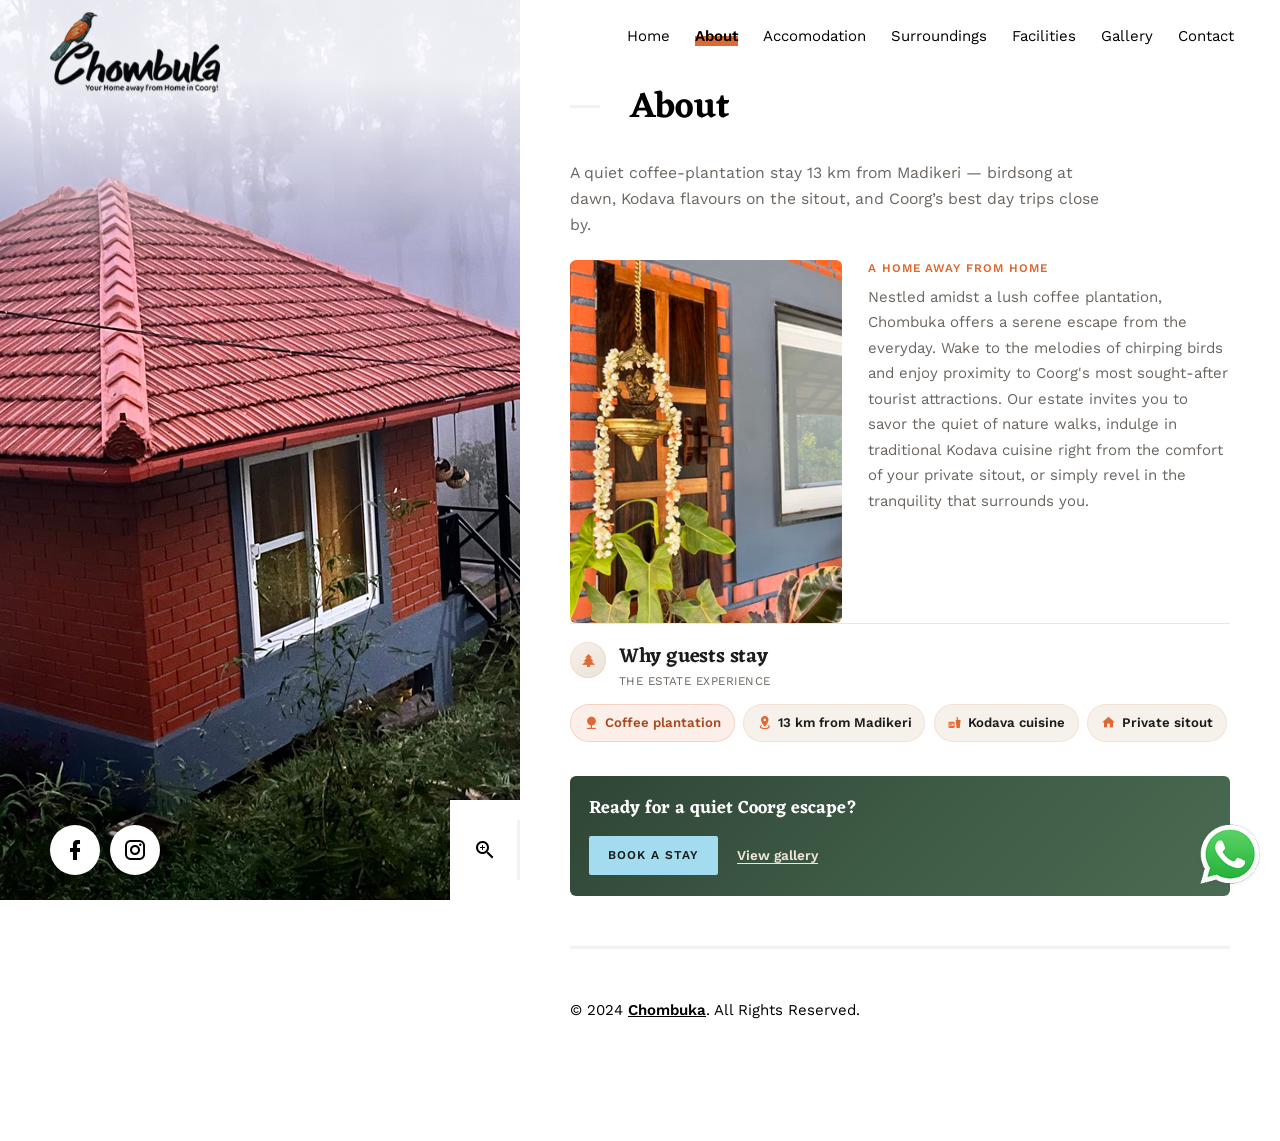
<file: about.html>
<!doctype html>
<html lang="en" class="no-js">
<head>
    <title>About Chombuka | Homestay in Coorg</title>
    <meta charset="utf-8">
    <meta name="viewport" content="width=device-width, initial-scale=1, shrink-to-fit=no">

    <meta name="description" content="Learn about Chombuka, a homestay on a coffee estate 13 km from Madikeri. Wake to birdsong, walk the plantation, and enjoy Kodava food from your sitout.">
    <meta name="keywords" content="">

    <link rel="canonical" href="https://www.chombuka.com/about.html">
    <meta property="og:title" content="About Chombuka | Homestay in Coorg">
    <meta property="og:description" content="Learn about Chombuka, a homestay on a coffee estate 13 km from Madikeri. Wake to birdsong, walk the plantation, and enjoy Kodava food from your sitout.">
    <meta property="og:image" content="https://www.chombuka.com/tmp/sample-hero.jpg">
    <meta property="og:url" content="https://www.chombuka.com/about.html">
    <meta property="og:type" content="website">
    <meta property="og:site_name" content="Chombuka">
    <meta name="twitter:card" content="summary_large_image">
    <meta name="twitter:title" content="About Chombuka | Homestay in Coorg">
    <meta name="twitter:description" content="Learn about Chombuka, a homestay on a coffee estate 13 km from Madikeri. Wake to birdsong, walk the plantation, and enjoy Kodava food from your sitout.">
    <meta name="twitter:image" content="https://www.chombuka.com/tmp/sample-hero.jpg">

    <link href="https://fonts.googleapis.com/css?family=Work+Sans:400,600%7CEczar:600" rel="stylesheet">

    <link rel="icon" href="tmp/logo.png" type="image/png">


    <link rel="stylesheet" href="assets/css/bootstrap-reboot.css">
    <link rel="stylesheet" href="assets/css/materialdesignicons.css">

    <link rel="stylesheet" href="assets/css/style.css">
    <link rel="stylesheet" href="assets/css/style-animations.css">
    <link rel="stylesheet" href="assets/css/style-custom.css">
	<script type="application/ld+json">
	{
		"@context": "https://schema.org",
		"@type": "BreadcrumbList",
		"itemListElement": [
			{
				"@type": "ListItem",
				"position": 1,
				"name": "Home",
				"item": "https://www.chombuka.com/"
			},
			{
				"@type": "ListItem",
				"position": 2,
				"name": "About",
				"item": "https://www.chombuka.com/about.html"
			}
		]
	}
	</script>
</head>
<body class="has-booking">
    <header id="identity">
        <div class="logo">
            <h1><a href="index.html" class="custom-logo-link" rel="home"><img src="tmp/logo.png" class="custom-logo dark" width="170" height="80" alt="Chombuka"></a></h1>
        </div>

    </header>

    <div id="site-menu">
        <nav class="nav-menu">
            <ul>
                <li class="menu-item "><a href="index.html">Home</a></li>
                <li class="menu-item current-menu-item"><a href="about.html">About</a></li>
                <li class="menu-item"><a href="single-accomodation.html">Accomodation</a> </li>
                <li class="menu-item"><a href="places.html">Surroundings</a></li>
                <li class="menu-item"><a href="facilities.html">Facilities</a></li>
                <li class="menu-item"><a href="gallery.html">Gallery</a></li>
                <li class="menu-item"><a href="contact.html">Contact</a></li>
            </ul>
        </nav>
    </div>



    <div class="menu-overlay"></div>
    <div class="site-menu-toggle">
        <a href="#site-menu" class="mdi">
            <span class="screen-reader-text">Toggle navigation</span>
        </a>
    </div>

    <div id="social-profiles">
        <nav class="social-menu">
            <ul>
                <li class="menu-item"><a href="http://facebook.com" target="_blank"><span class="mdi"></span><span class="screen-reader-text">Facebook Page</span></a></li>

                <li class="menu-item"><a href="http://instagram.com" target="_blank"><span class="mdi"></span><span class="screen-reader-text">Instagram Profile</span></a></li>
            </ul>
        </nav>
    </div>

    <section class="hero-media">
        <div class="owl-carousel" data-expand-duration="800">
            <div class="item owl-lazy" data-src="tmp/sample-hero2.jpg"></div>
        </div>
        <span class="overlay"></span>
        <span class="mdi mdi-spin mdi-loading"></span>
    </section>

    <div class="content-wrap clearfix">
        <div class="entry entry-page">
            <div class="entry-content">
                <div class="grid-container">
                    <div class="grid-column no-animation estate-panel">
                        <article class="estate">
                            <header class="estate__intro">
                                <h2 class="entry-title"><a>About</a></h2>
                                <p class="estate__lead">
                                    A quiet coffee-plantation stay 13&nbsp;km from Madikeri — birdsong at dawn, Kodava flavours on the sitout, and Coorg’s best day trips close by.
                                </p>
                            </header>

                            <div class="estate-about">
                                <figure class="estate-about__media">
                                    <img src="tmp/sample-about.jpg" alt="Brass lamp and jasmine garland on the brick wall at Chombuka" />
                                </figure>
                                <div>
                                    <p class="estate-about__eyebrow">A home away from home</p>
                                    <p class="estate-about__copy">
                                        Nestled amidst a lush coffee plantation, Chombuka offers a serene escape from the everyday. Wake to the melodies of chirping birds and enjoy proximity to Coorg's most sought-after tourist attractions. Our estate invites you to savor the quiet of nature walks, indulge in traditional Kodava cuisine right from the comfort of your private sitout, or simply revel in the tranquility that surrounds you.
                                    </p>
                                </div>
                            </div>

                            <section class="estate-group" aria-labelledby="about-highlights">
                                <div class="estate-group__head">
                                    <span class="estate-group__icon mdi mdi-pine-tree" aria-hidden="true"></span>
                                    <div>
                                        <h3 id="about-highlights" class="estate-group__title">Why guests stay</h3>
                                        <p class="estate-group__hint">The estate experience</p>
                                    </div>
                                </div>
                                <ul class="estate-chips">
                                    <li class="estate-chip estate-chip--accent"><span class="mdi mdi-nature" aria-hidden="true"></span> Coffee plantation</li>
                                    <li class="estate-chip"><span class="mdi mdi-map-marker-radius" aria-hidden="true"></span> 13 km from Madikeri</li>
                                    <li class="estate-chip"><span class="mdi mdi-food" aria-hidden="true"></span> Kodava cuisine</li>
                                    <li class="estate-chip"><span class="mdi mdi-home" aria-hidden="true"></span> Private sitout</li>
                                </ul>
                            </section>

                            <div class="estate-cta">
                                <p>Ready for a quiet Coorg escape?</p>
                                <div class="estate-cta__actions">
                                    <a class="estate-cta__btn" href="contact.html">Book a stay</a>
                                    <a class="estate-cta__link" href="gallery.html">View gallery</a>
                                </div>
                            </div>
                        </article>
                    </div>
                </div>
            </div>
        </div>
        <div class="entry-copyright">
            <p>&copy; 2024 <a href="index.html">Chombuka</a>. All Rights Reserved. </p>
        </div>
    </div>
    <div style="z-index: 99; position: fixed; width: 70px; z-index: 99; right: 15px; bottom: 10px;">
        <a href="whatsapp://send?text=Hello World!&phone=+919480290160">
            <img src="tmp/WhatsApp_icon.png" alt="Chat with Chombuka on WhatsApp" />
        </a>
    </div>


    <script src="assets/js/jquery-3.3.1.min.js"></script>
    <script src="assets/js/modernizr-custom.js"></script>
    <script src="assets/js/owl-carousel.min.js"></script>
    <script src="assets/js/functions.js"></script>
</body>
</html>
</file>
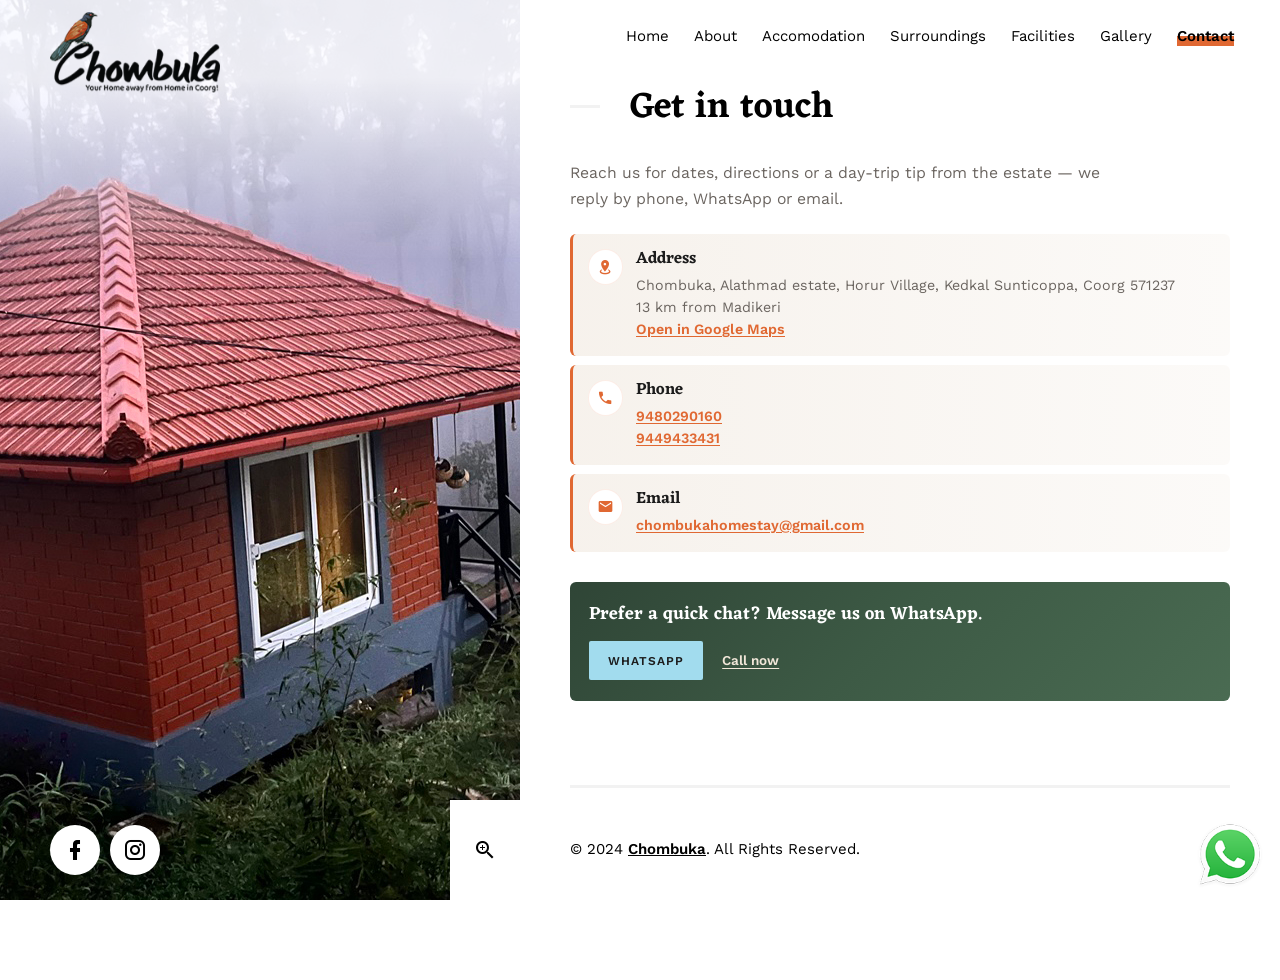
<file: contact.html>
<!doctype html>
<html lang="en" class="no-js">
<head>
	<title>Contact Chombuka | Book a Stay in Coorg</title>
	<meta charset="utf-8">
	<meta name="viewport" content="width=device-width, initial-scale=1, shrink-to-fit=no">

	<meta name="description" content="Contact Chombuka, 13 km from Madikeri, Coorg. Find the Alathmad estate address, phone numbers and email to enquire or book your homestay.">
	<meta name="keywords" content="">

	<link rel="canonical" href="https://www.chombuka.com/contact.html">
	<meta property="og:title" content="Contact Chombuka | Book a Stay in Coorg">
	<meta property="og:description" content="Contact Chombuka, 13 km from Madikeri, Coorg. Find the Alathmad estate address, phone numbers and email to enquire or book your homestay.">
	<meta property="og:image" content="https://www.chombuka.com/tmp/sample-hero.jpg">
	<meta property="og:url" content="https://www.chombuka.com/contact.html">
	<meta property="og:type" content="website">
	<meta property="og:site_name" content="Chombuka">
	<meta name="twitter:card" content="summary_large_image">
	<meta name="twitter:title" content="Contact Chombuka | Book a Stay in Coorg">
	<meta name="twitter:description" content="Contact Chombuka, 13 km from Madikeri, Coorg. Find the Alathmad estate address, phone numbers and email to enquire or book your homestay.">
	<meta name="twitter:image" content="https://www.chombuka.com/tmp/sample-hero.jpg">

	<link href="https://fonts.googleapis.com/css?family=Work+Sans:400,600%7CEczar:600" rel="stylesheet">

	<link rel="icon" href="tmp/logo.png" type="image/png">

	<link rel="stylesheet" href="assets/css/bootstrap-reboot.css">
	<link rel="stylesheet" href="assets/css/materialdesignicons.css">

	<link rel="stylesheet" href="assets/css/style.css">
	<link rel="stylesheet" href="assets/css/style-animations.css">
	<link rel="stylesheet" href="assets/css/style-custom.css">
	<script type="application/ld+json">
	{
		"@context": "https://schema.org",
		"@type": "BreadcrumbList",
		"itemListElement": [
			{
				"@type": "ListItem",
				"position": 1,
				"name": "Home",
				"item": "https://www.chombuka.com/"
			},
			{
				"@type": "ListItem",
				"position": 2,
				"name": "Contact",
				"item": "https://www.chombuka.com/contact.html"
			}
		]
	}
	</script>
</head>
<body class="contact">
	<header id="identity">
		<div class="logo">
			<h1><a href="index.html" class="custom-logo-link" rel="home"><img src="tmp/logo.png" class="custom-logo dark" width="170" height="80" alt="Chombuka"></a></h1>
		</div>

	</header>

	<div id="site-menu">
		<nav class="nav-menu">
			<ul>
				<li class="menu-item "><a href="index.html">Home</a></li>
				<li class="menu-item"><a href="about.html">About</a></li>
				<li class="menu-item ">
					<a href="single-accomodation.html">Accomodation</a>
				</li>
				<li class="menu-item"><a href="places.html">Surroundings</a></li>
				<li class="menu-item"><a href="facilities.html">Facilities</a></li>
				<li class="menu-item"><a href="gallery.html">Gallery</a></li>

				<li class="menu-item current-menu-item"><a href="contact.html">Contact</a></li>
			</ul>
		</nav>
	</div>

	<div class="menu-overlay"></div>
	<div class="site-menu-toggle">
		<a href="#site-menu" class="mdi">
			<span class="screen-reader-text">Toggle navigation</span>
		</a>
	</div>

	<div id="social-profiles">
		<nav class="social-menu">
			<ul>
				<li class="menu-item"><a href="http://facebook.com" target="_blank"><span class="mdi"></span><span class="screen-reader-text">Facebook Page</span></a></li>

				<li class="menu-item"><a href="http://instagram.com" target="_blank"><span class="mdi"></span><span class="screen-reader-text">Instagram Profile</span></a></li>
			</ul>
		</nav>
	</div>

	<section class="hero-media">
		<div class="owl-carousel" data-expand-duration="800">
			<div class="item owl-lazy" data-src="tmp/sample-hero2.jpg"></div>
		</div>
		<span class="overlay"></span>
		<span class="mdi mdi-spin mdi-loading"></span>
	</section>

	<div class="content-wrap">
		<div class="entry entry-page">
			<div class="entry-content">
				<div class="grid-container">
					<div class="grid-column no-animation estate-panel">
						<article class="estate">
							<header class="estate__intro">
								<h2 class="entry-title">Get in touch</h2>
								<p class="estate__lead">
									Reach us for dates, directions or a day-trip tip from the estate — we reply by phone, WhatsApp or email.
								</p>
							</header>

							<div class="estate-contact-grid">
								<div class="estate-contact-card">
									<span class="estate-contact-card__icon mdi mdi-map-marker-radius" aria-hidden="true"></span>
									<div>
										<h4>Address</h4>
										<p>
											Chombuka, Alathmad estate, Horur Village, Kedkal Sunticoppa, Coorg 571237
											<br>
											13 km from Madikeri
											<br>
											<a href="https://maps.app.goo.gl/2ezydhVhrvC3cz5JA" target="_blank" rel="noopener noreferrer">Open in Google Maps</a>
										</p>
									</div>
								</div>
								<div class="estate-contact-card">
									<span class="estate-contact-card__icon mdi mdi-phone" aria-hidden="true"></span>
									<div>
										<h4>Phone</h4>
										<p>
											<a href="tel:+919480290160">9480290160</a><br>
											<a href="tel:+919449433431">9449433431</a>
										</p>
									</div>
								</div>
								<div class="estate-contact-card">
									<span class="estate-contact-card__icon mdi mdi-email" aria-hidden="true"></span>
									<div>
										<h4>Email</h4>
										<p><a href="mailto:chombukahomestay@gmail.com">chombukahomestay@gmail.com</a></p>
									</div>
								</div>
							</div>

							<div class="estate-cta">
								<p>Prefer a quick chat? Message us on WhatsApp.</p>
								<div class="estate-cta__actions">
									<a class="estate-cta__btn" href="whatsapp://send?text=Hello%20Chombuka&amp;phone=+919480290160">WhatsApp</a>
									<a class="estate-cta__link" href="tel:+919480290160">Call now</a>
								</div>
							</div>

							<div class="estate-widget">
								<script src="https://static.elfsight.com/platform/platform.js" data-use-service-core defer></script>
								<div class="elfsight-app-92119db0-dc05-44bc-80b4-e6311b300746" data-elfsight-app-lazy></div>
							</div>
						</article>
					</div>
				</div>
			</div>
		</div>
		<div class="entry-copyright">
			<p>&copy; 2024 <a href="index.html">Chombuka</a>. All Rights Reserved. </p>
		</div>
	</div>

	<div style="z-index: 99; position: fixed; width: 70px; z-index: 99; right: 15px; bottom: 10px;">
		<a href="whatsapp://send?text=Hello World!&phone=+919480290160">
			<img src="tmp/WhatsApp_icon.png" alt="Chat with Chombuka on WhatsApp" />
		</a>
	</div>

	<script src="assets/js/jquery-3.3.1.min.js"></script>
	<script src="assets/js/modernizr-custom.js"></script>
	<script src="assets/js/owl-carousel.min.js"></script>
	<script src="assets/js/functions.js"></script>
</body>
</html>
</file>
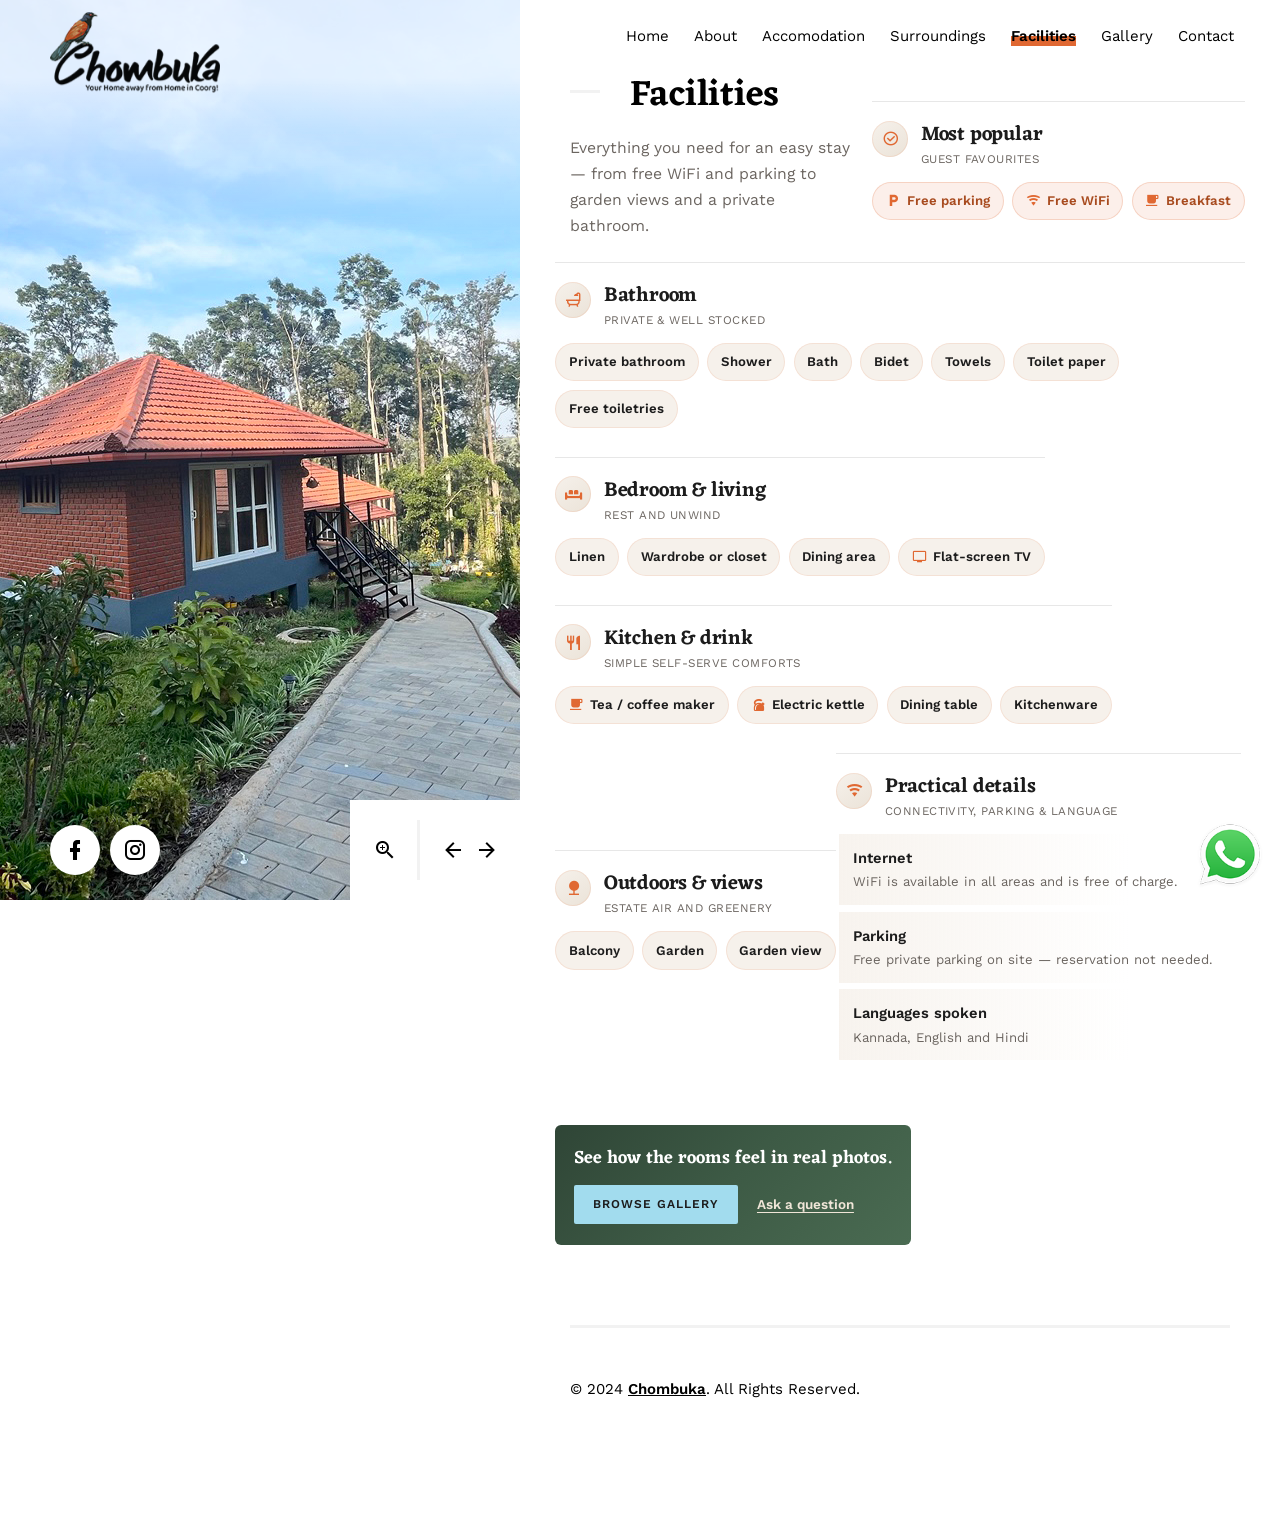
<file: facilities.html>
<!doctype html>
<html lang="en" class="no-js">
<head>
    <title>Facilities at Chombuka | Coorg Homestay Amenities</title>
    <meta charset="utf-8">
    <meta name="viewport" content="width=device-width, initial-scale=1, shrink-to-fit=no">

    <meta name="description" content="Chombuka offers free parking and WiFi, breakfast, a private bathroom, kitchenette, garden views and a balcony at this Coorg homestay.">
    <meta name="keywords" content="">

    <link rel="canonical" href="https://www.chombuka.com/facilities.html">
    <meta property="og:title" content="Facilities at Chombuka | Coorg Homestay Amenities">
    <meta property="og:description" content="Chombuka offers free parking and WiFi, breakfast, a private bathroom, kitchenette, garden views and a balcony at this Coorg homestay.">
    <meta property="og:image" content="https://www.chombuka.com/tmp/sample-hero.jpg">
    <meta property="og:url" content="https://www.chombuka.com/facilities.html">
    <meta property="og:type" content="website">
    <meta property="og:site_name" content="Chombuka">
    <meta name="twitter:card" content="summary_large_image">
    <meta name="twitter:title" content="Facilities at Chombuka | Coorg Homestay Amenities">
    <meta name="twitter:description" content="Chombuka offers free parking and WiFi, breakfast, a private bathroom, kitchenette, garden views and a balcony at this Coorg homestay.">
    <meta name="twitter:image" content="https://www.chombuka.com/tmp/sample-hero.jpg">

    <link href="https://fonts.googleapis.com/css?family=Work+Sans:400,600%7CEczar:600" rel="stylesheet">

    <link rel="icon" href="tmp/logo.png" type="image/png">

    <link rel="stylesheet" href="assets/css/bootstrap-reboot.css">
    <link rel="stylesheet" href="assets/css/materialdesignicons.css">

    <link rel="stylesheet" href="assets/css/style.css">
    <link rel="stylesheet" href="assets/css/style-animations.css">
    <link rel="stylesheet" href="assets/css/style-custom.css">
	<script type="application/ld+json">
	{
		"@context": "https://schema.org",
		"@type": "BreadcrumbList",
		"itemListElement": [
			{
				"@type": "ListItem",
				"position": 1,
				"name": "Home",
				"item": "https://www.chombuka.com/"
			},
			{
				"@type": "ListItem",
				"position": 2,
				"name": "Facilities",
				"item": "https://www.chombuka.com/facilities.html"
			}
		]
	}
	</script>
</head>
<body class="single single-accomodation">
    <header id="identity">
        <div class="logo">
            <h1><a href="index.html" class="custom-logo-link" rel="home"><img src="tmp/logo.png" class="custom-logo dark" width="170" height="80" alt="Chombuka"></a></h1>
        </div>

    </header>

    <div id="site-menu">
        <nav class="nav-menu">
            <ul>
                <li class="menu-item "><a href="index.html">Home</a></li>
                <li class="menu-item"><a href="about.html">About</a></li>
                <li class="menu-item ">
                    <a href="single-accomodation.html">Accomodation</a>
                </li>
                <li class="menu-item "><a href="places.html">Surroundings</a></li>
                <li class="menu-item current-menu-item"><a href="facilities.html">Facilities</a></li>
                <li class="menu-item"><a href="gallery.html">Gallery</a></li>

                <li class="menu-item"><a href="contact.html">Contact</a></li>
            </ul>
        </nav>
    </div>
    <div class="menu-overlay"></div>
    <div class="site-menu-toggle">
        <a href="#site-menu" class="mdi">
            <span class="screen-reader-text">Toggle navigation</span>
        </a>
    </div>

    <div id="social-profiles">
        <nav class="social-menu">
            <ul>
                <li class="menu-item"><a href="http://facebook.com" target="_blank"><span class="mdi"></span><span class="screen-reader-text">Facebook Page</span></a></li>

                <li class="menu-item"><a href="http://instagram.com" target="_blank"><span class="mdi"></span><span class="screen-reader-text">Instagram Profile</span></a></li>
            </ul>
        </nav>
    </div>

    <section class="hero-media">
        <div class="owl-carousel" data-expand-duration="800">
            <div class="item owl-lazy" data-src="tmp/sample-hero.jpg"></div>
            <div class="item owl-lazy" data-src="tmp/sample-hero2.jpg"></div>
        </div>
        <span class="overlay"></span>
        <span class="mdi mdi-spin mdi-loading"></span>
    </section>

    <div class="content-wrap clearfix">
        <div class="entry entry-page">
            <div class="entry-content">
                <div class="grid-container">
                    <div class="grid-column no-animation estate-panel">
                        <article class="estate entry-accomodation">
                            <header class="entry-header estate__intro">
                                <h2 class="entry-title"><a>Facilities</a></h2>
                                <p class="estate__lead">
                                    Everything you need for an easy stay — from free WiFi and parking to garden views and a private bathroom.
                                </p>
                            </header>

                            <section class="estate-group" aria-labelledby="popular-facilities">
                                <div class="estate-group__head">
                                    <span class="estate-group__icon mdi mdi-check-circle-outline" aria-hidden="true"></span>
                                    <div>
                                        <h3 id="popular-facilities" class="estate-group__title">Most popular</h3>
                                        <p class="estate-group__hint">Guest favourites</p>
                                    </div>
                                </div>
                                <ul class="estate-chips">
                                    <li class="estate-chip estate-chip--accent"><span class="mdi mdi-parking" aria-hidden="true"></span> Free parking</li>
                                    <li class="estate-chip estate-chip--accent"><span class="mdi mdi-wifi" aria-hidden="true"></span> Free WiFi</li>
                                    <li class="estate-chip estate-chip--accent"><span class="mdi mdi-coffee" aria-hidden="true"></span> Breakfast</li>
                                </ul>
                            </section>

                            <section class="estate-group" aria-labelledby="bathroom-facilities">
                                <div class="estate-group__head">
                                    <span class="estate-group__icon mdi mdi-shower" aria-hidden="true"></span>
                                    <div>
                                        <h3 id="bathroom-facilities" class="estate-group__title">Bathroom</h3>
                                        <p class="estate-group__hint">Private &amp; well stocked</p>
                                    </div>
                                </div>
                                <ul class="estate-chips">
                                    <li class="estate-chip">Private bathroom</li>
                                    <li class="estate-chip">Shower</li>
                                    <li class="estate-chip">Bath</li>
                                    <li class="estate-chip">Bidet</li>
                                    <li class="estate-chip">Towels</li>
                                    <li class="estate-chip">Toilet paper</li>
                                    <li class="estate-chip">Free toiletries</li>
                                </ul>
                            </section>

                            <section class="estate-group" aria-labelledby="bedroom-facilities">
                                <div class="estate-group__head">
                                    <span class="estate-group__icon mdi mdi-sofa" aria-hidden="true"></span>
                                    <div>
                                        <h3 id="bedroom-facilities" class="estate-group__title">Bedroom &amp; living</h3>
                                        <p class="estate-group__hint">Rest and unwind</p>
                                    </div>
                                </div>
                                <ul class="estate-chips">
                                    <li class="estate-chip">Linen</li>
                                    <li class="estate-chip">Wardrobe or closet</li>
                                    <li class="estate-chip">Dining area</li>
                                    <li class="estate-chip"><span class="mdi mdi-television" aria-hidden="true"></span> Flat-screen TV</li>
                                </ul>
                            </section>

                            <section class="estate-group" aria-labelledby="kitchen-facilities">
                                <div class="estate-group__head">
                                    <span class="estate-group__icon mdi mdi-silverware-fork-knife" aria-hidden="true"></span>
                                    <div>
                                        <h3 id="kitchen-facilities" class="estate-group__title">Kitchen &amp; drink</h3>
                                        <p class="estate-group__hint">Simple self-serve comforts</p>
                                    </div>
                                </div>
                                <ul class="estate-chips">
                                    <li class="estate-chip"><span class="mdi mdi-coffee" aria-hidden="true"></span> Tea / coffee maker</li>
                                    <li class="estate-chip"><span class="mdi mdi-kettle" aria-hidden="true"></span> Electric kettle</li>
                                    <li class="estate-chip">Dining table</li>
                                    <li class="estate-chip">Kitchenware</li>
                                </ul>
                            </section>

                            <section class="estate-group" aria-labelledby="outdoors-facilities">
                                <div class="estate-group__head">
                                    <span class="estate-group__icon mdi mdi-nature" aria-hidden="true"></span>
                                    <div>
                                        <h3 id="outdoors-facilities" class="estate-group__title">Outdoors &amp; views</h3>
                                        <p class="estate-group__hint">Estate air and greenery</p>
                                    </div>
                                </div>
                                <ul class="estate-chips">
                                    <li class="estate-chip">Balcony</li>
                                    <li class="estate-chip">Garden</li>
                                    <li class="estate-chip">Garden view</li>
                                </ul>
                            </section>

                            <section class="estate-group" aria-labelledby="practical-facilities">
                                <div class="estate-group__head">
                                    <span class="estate-group__icon mdi mdi-wifi" aria-hidden="true"></span>
                                    <div>
                                        <h3 id="practical-facilities" class="estate-group__title">Practical details</h3>
                                        <p class="estate-group__hint">Connectivity, parking &amp; language</p>
                                    </div>
                                </div>
                                <ul class="estate-list">
                                    <li class="estate-item">
                                        <div>
                                            <span class="estate-item__name">Internet</span>
                                            <p class="estate-item__detail">WiFi is available in all areas and is free of charge.</p>
                                        </div>
                                    </li>
                                    <li class="estate-item">
                                        <div>
                                            <span class="estate-item__name">Parking</span>
                                            <p class="estate-item__detail">Free private parking on site — reservation not needed.</p>
                                        </div>
                                    </li>
                                    <li class="estate-item">
                                        <div>
                                            <span class="estate-item__name">Languages spoken</span>
                                            <p class="estate-item__detail">Kannada, English and Hindi</p>
                                        </div>
                                    </li>
                                </ul>
                            </section>

                            <div class="estate-cta">
                                <p>See how the rooms feel in real photos.</p>
                                <div class="estate-cta__actions">
                                    <a class="estate-cta__btn" href="gallery.html">Browse gallery</a>
                                    <a class="estate-cta__link" href="contact.html">Ask a question</a>
                                </div>
                            </div>
                        </article>
                    </div>
                </div>
            </div>
        </div>
        <div class="entry-copyright">
            <p>&copy; 2024 <a href="index.html">Chombuka</a>. All Rights Reserved. </p>
        </div>
    </div>
    <div style="z-index: 99; position: fixed; width: 70px; z-index: 99; right: 15px; bottom: 10px;">
        <a href="whatsapp://send?text=Hello World!&phone=+919480290160">
            <img src="tmp/WhatsApp_icon.png" alt="Chat with Chombuka on WhatsApp" />
        </a>
    </div>
    <script src="assets/js/jquery-3.3.1.min.js"></script>
    <script src="assets/js/modernizr-custom.js"></script>
    <script src="assets/js/owl-carousel.min.js"></script>
    <script src="assets/js/functions.js"></script>
</body>
</html>
</file>
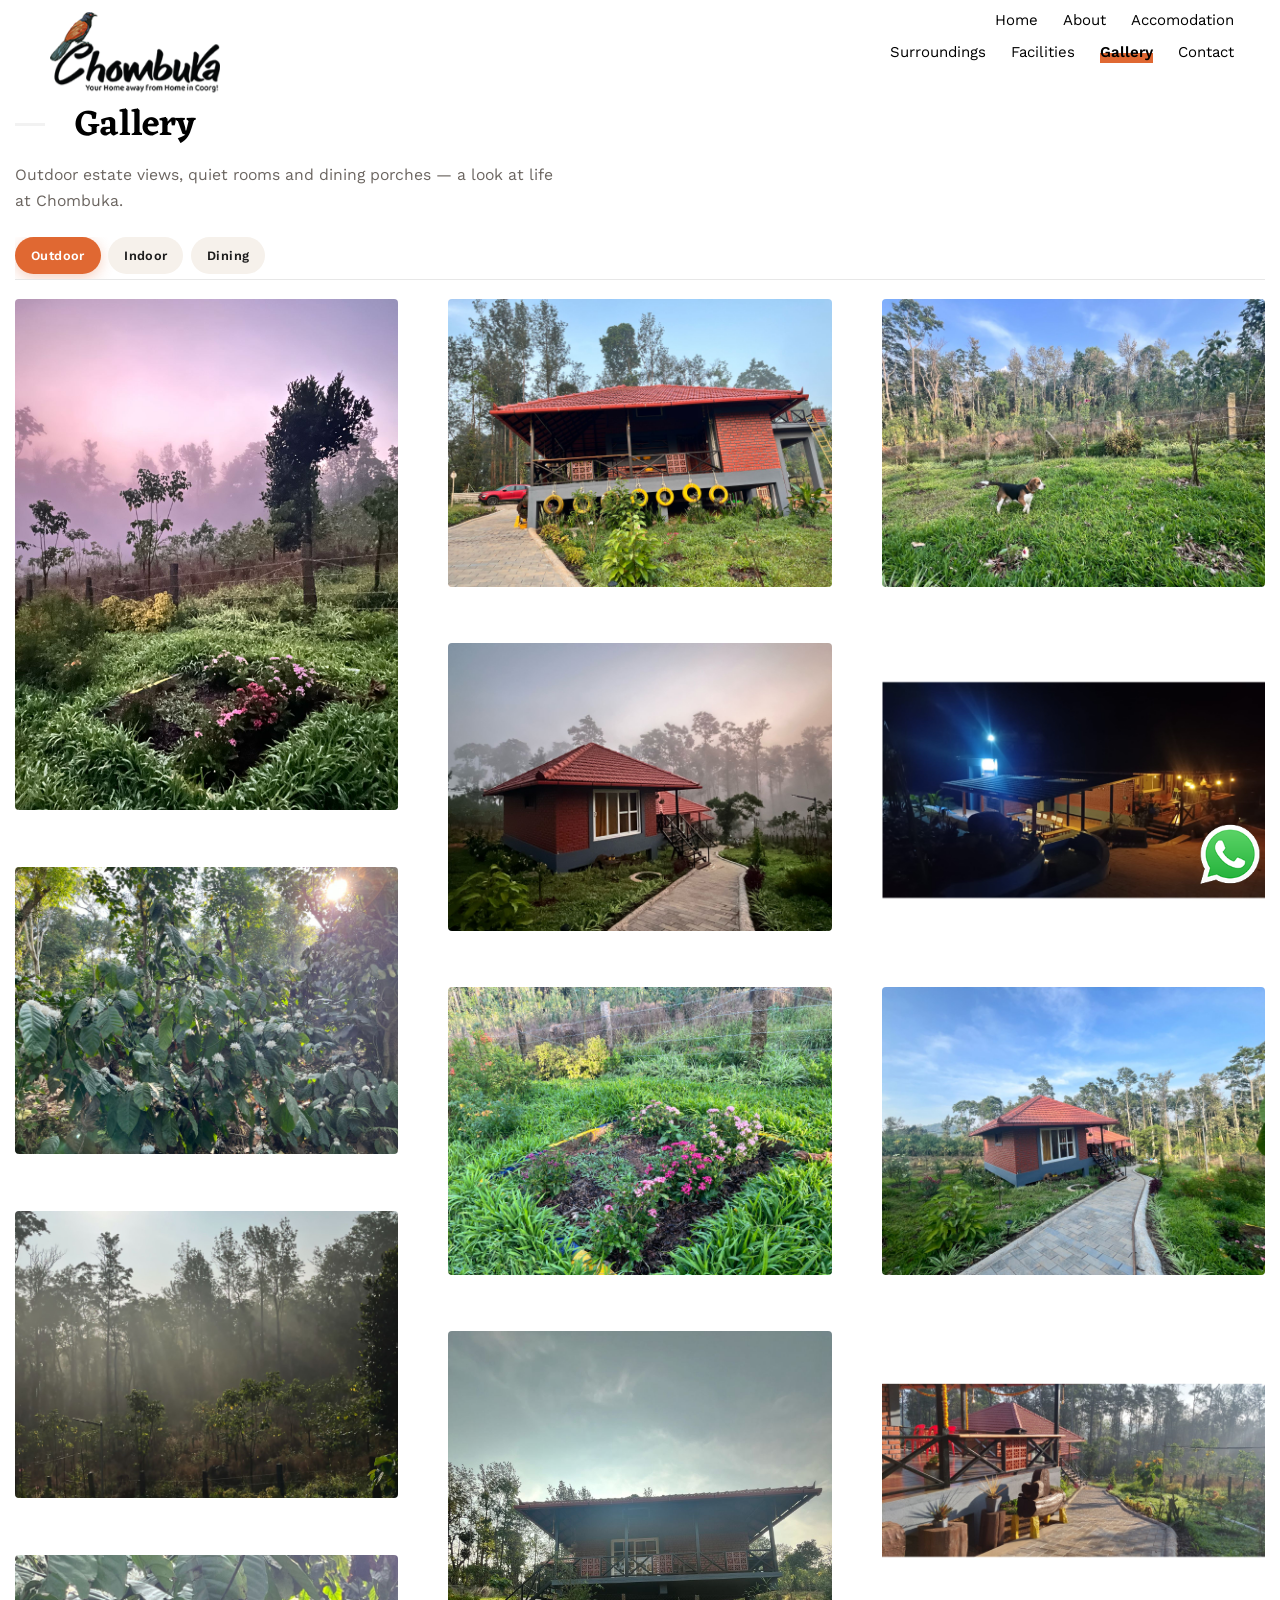
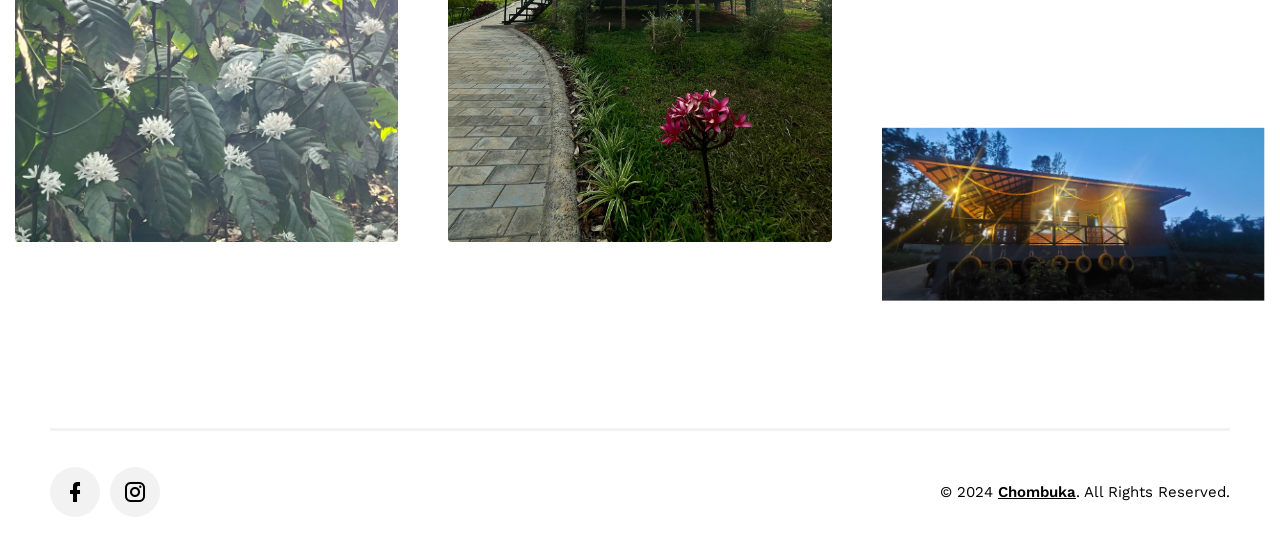
<file: gallery.html>
<!doctype html>
<html lang="en" class="no-js">
<head>
    <title>Gallery | Chombuka Homestay in Coorg</title>
    <meta charset="utf-8">
    <meta name="viewport" content="width=device-width, initial-scale=1, shrink-to-fit=no">

    <meta name="description" content="Browse photos of Chombuka in Coorg, including outdoor estate views, indoor rooms and dining spaces at this coffee-plantation homestay 13 km from Madikeri.">
    <meta name="keywords" content="">

    <link rel="canonical" href="https://www.chombuka.com/gallery.html">
    <meta property="og:title" content="Gallery | Chombuka Homestay in Coorg">
    <meta property="og:description" content="Browse photos of Chombuka in Coorg, including outdoor estate views, indoor rooms and dining spaces at this coffee-plantation homestay 13 km from Madikeri.">
    <meta property="og:image" content="https://www.chombuka.com/tmp/sample-hero.jpg">
    <meta property="og:url" content="https://www.chombuka.com/gallery.html">
    <meta property="og:type" content="website">
    <meta property="og:site_name" content="Chombuka">
    <meta name="twitter:card" content="summary_large_image">
    <meta name="twitter:title" content="Gallery | Chombuka Homestay in Coorg">
    <meta name="twitter:description" content="Browse photos of Chombuka in Coorg, including outdoor estate views, indoor rooms and dining spaces at this coffee-plantation homestay 13 km from Madikeri.">
    <meta name="twitter:image" content="https://www.chombuka.com/tmp/sample-hero.jpg">

    <link href="https://fonts.googleapis.com/css?family=Work+Sans:400,600%7CEczar:600" rel="stylesheet">

    <link rel="icon" href="tmp/logo.png" type="image/png">


    <link rel="stylesheet" href="assets/css/bootstrap-reboot.css">
    <link rel="stylesheet" href="assets/css/materialdesignicons.css">

    <link rel="stylesheet" href="assets/css/style.css">
    <link rel="stylesheet" href="assets/css/style-animations.css">
    <link rel="stylesheet" href="assets/css/style-custom.css">

    <link rel="stylesheet" href="assets/css/fancybox.css">
	<script type="application/ld+json">
	{
		"@context": "https://schema.org",
		"@type": "BreadcrumbList",
		"itemListElement": [
			{
				"@type": "ListItem",
				"position": 1,
				"name": "Home",
				"item": "https://www.chombuka.com/"
			},
			{
				"@type": "ListItem",
				"position": 2,
				"name": "Gallery",
				"item": "https://www.chombuka.com/gallery.html"
			}
		]
	}
	</script>
</head>
<body class="full-content gallery-page">
    <header id="identity">
        <div class="logo">
            <h1><a href="index.html" class="custom-logo-link" rel="home"><img src="tmp/logo.png" class="custom-logo dark" width="170" height="80" alt="Photo of Chombuka homestay"></a></h1>
        </div>

    </header>

    <div id="site-menu">
        <nav class="nav-menu">
            <ul>
                <li class="menu-item "><a href="index.html">Home</a></li>
                <li class="menu-item"><a href="about.html">About</a></li>
                <li class="menu-item ">
                    <a href="single-accomodation.html">Accomodation</a>
                </li>
                <li class="menu-item"><a href="places.html">Surroundings</a></li>
                <li class="menu-item"><a href="facilities.html">Facilities</a></li>

                <li class="menu-item current-menu-item"><a href="gallery.html">Gallery</a></li>
                <li class="menu-item "><a href="contact.html">Contact</a></li>
            </ul>
        </nav>
    </div>

    <div class="menu-overlay"></div>
    <div class="site-menu-toggle">
        <a href="#site-menu" class="mdi">
            <span class="screen-reader-text">Toggle navigation</span>
        </a>
    </div>

    <div id="social-profiles">
        <nav class="social-menu">
            <ul>
                <li class="menu-item"><a href="http://facebook.com" target="_blank"><span class="mdi"></span><span class="screen-reader-text">Facebook Page</span></a></li>

                <li class="menu-item"><a href="http://instagram.com" target="_blank"><span class="mdi"></span><span class="screen-reader-text">Instagram Profile</span></a></li>
            </ul>
        </nav>
    </div>

    <div class="content-wrap">
        <div class="entry entry-page">
            <div class="entry-content">
                <header class="estate__intro">
                    <h2 class="entry-title">Gallery</h2>
                    <p class="estate__lead">
                        Outdoor estate views, quiet rooms and dining porches — a look at life at Chombuka.
                    </p>
                </header>

                <div class="tab-container">
                    <ul class="tabs clearfix">
                        <li><a href="#tab-1" class="tab-link-active">Outdoor</a></li>
                        <li><a href="#tab-2">Indoor</a></li>
                        <li><a href="#tab-3">Dining</a></li>
                    </ul>
                    <div id="tab-1" class="tab-content tab-active">

                        <div class="gallery-masonry">

                            <figure>
                                <a href="tmp/outdoor/12.jpeg" data-fancybox="gallery"><img src="tmp/outdoor/12.jpeg" width="380" height="580" alt="Outdoor view of the Chombuka estate in Coorg"></a>

                            </figure>
                            <figure>
                                <a href="tmp/outdoor/2.jpeg" data-fancybox="gallery"><img src="tmp/outdoor/2.jpeg" width="460" height="460" alt="Garden and trees on the Chombuka estate"></a>

                            </figure>
                            <figure>
                                <a href="tmp/outdoor/3.jpeg" data-fancybox="gallery"><img src="tmp/outdoor/3.jpeg" width="350" height="350" alt="Outdoor grounds at Chombuka homestay"></a>

                            </figure>
                            <figure>
                                <a href="tmp/outdoor/1.jpeg" data-fancybox="gallery"><img src="tmp/outdoor/1.jpeg" width="310" height="207" alt="White coffee blossoms on the Chombuka plantation"></a>

                            </figure>
                            <figure>
                                <a href="tmp/outdoor/4.jpeg" data-fancybox="gallery"><img src="tmp/outdoor/4.jpeg" width="310" height="207" alt="Outdoor path through the Chombuka estate"></a>

                            </figure>
                            <figure>
                                <a href="tmp/outdoor/5.jpeg" data-fancybox="gallery"><img src="tmp/outdoor/5.jpeg" width="350" height="350" alt="Greenery around Chombuka in Coorg"></a>

                            </figure>

                            <figure>
                                <a href="tmp/outdoor/6.jpeg" data-fancybox="gallery"><img src="tmp/outdoor/6.jpeg" width="460" height="460" alt="Estate landscape at Chombuka"></a>

                            </figure>



                            <figure>
                                <a href="tmp/outdoor/13.jpeg" data-fancybox="gallery"><img src="tmp/outdoor/13.jpeg" width="310" height="465" alt="Outdoor seating area at Chombuka"></a>

                            </figure>
                            <figure>
                                <a href="tmp/outdoor/8.jpeg" data-fancybox="gallery"><img src="tmp/outdoor/8.jpeg" width="350" height="350" alt="Plantation view from Chombuka"></a>

                            </figure>
                            <figure>
                                <a href="tmp/outdoor/11.jpeg" data-fancybox="gallery"><img src="tmp/outdoor/11.jpeg" width="460" height="460" alt="Trees and sky above the Chombuka estate"></a>

                            </figure>
                            <figure>
                                <a href="tmp/outdoor/9.jpeg" data-fancybox="gallery"><img src="tmp/outdoor/9.jpeg" width="310" height="207" alt="Outdoor corner of the Chombuka property"></a>

                            </figure>
                            <figure>
                                <a href="tmp/outdoor/7.jpeg" data-fancybox="gallery"><img src="tmp/outdoor/7.jpeg" width="460" height="460" alt="Coffee estate surroundings at Chombuka"></a>

                            </figure>
                            <figure>
                                <a href="tmp/outdoor/10.jpeg" data-fancybox="gallery"><img src="tmp/outdoor/10.jpeg" width="350" height="350" alt="Outdoor scenery at Chombuka homestay"></a>

                            </figure>
                        </div>





                    </div>
                    <div id="tab-2" class="tab-content">
                        <div class="gallery-masonry">


                            <figure>
                                <a href="tmp/indoor/1.jpeg" data-fancybox="gallery"><img src="tmp/indoor/1.jpeg" width="460" height="460" alt="Guest bedroom with brick walls and wooden beams at Chombuka"></a>

                            </figure>
                            <!--<figure>
                                <a href="tmp/indoor/2.jpeg" data-fancybox="gallery"><img src="tmp/indoor/2.jpeg" width="350" height="350" alt="Indoor living space at Chombuka"></a>

                            </figure>-->

                            <figure>
                                <a href="tmp/indoor/3.jpeg" data-fancybox="gallery"><img src="tmp/indoor/3.jpeg" width="380" height="580" alt="Guest room interior at Chombuka homestay"></a>

                            </figure>

                        </div>




                    </div>
                    <div id="tab-3" class="tab-content">


                        <div class="gallery-masonry">

                            <figure>
                                <a href="tmp/dining/5.jpeg" data-fancybox="gallery"><img src="tmp/dining/5.jpeg" width="380" height="580" alt="Covered dining space at Chombuka"></a>

                            </figure>
                            <figure>
                                <a href="tmp/dining/2.jpeg" data-fancybox="gallery"><img src="tmp/dining/2.jpeg" width="460" height="460" alt="Dining tables at Chombuka homestay"></a>

                            </figure>
                            <figure>
                                <a href="tmp/dining/3.jpeg" data-fancybox="gallery"><img src="tmp/dining/3.jpeg" width="350" height="350" alt="Outdoor dining area at Chombuka"></a>

                            </figure>
                            <figure>
                                <a href="tmp/dining/1.jpeg" data-fancybox="gallery"><img src="tmp/dining/1.jpeg" width="310" height="207" alt="Chombuka wooden sign above the dining porch"></a>

                            </figure>
                            <figure>
                                <a href="tmp/dining/4.jpeg" data-fancybox="gallery"><img src="tmp/dining/4.jpeg" width="310" height="465" alt="Dining porch at Chombuka in Coorg"></a>

                            </figure>


                        </div>



                    </div>
                </div>






            </div>
        </div>
        <div class="entry-copyright">
            <p>&copy; 2024 <a href="index.html">Chombuka</a>. All Rights Reserved. </p>
        </div>
    </div>

    <div style="z-index: 99; position: fixed; width: 70px; z-index: 99; right: 15px; bottom: 10px;">
        <a href="whatsapp://send?text=Hello World!&phone=+919480290160">
            <img src="tmp/WhatsApp_icon.png" alt="Chat with Chombuka on WhatsApp" />
        </a>
    </div>

    <script src="assets/js/jquery-3.3.1.min.js"></script>
    <script src="assets/js/modernizr-custom.js"></script>
    <script src="assets/js/fancybox.min.js"></script>
    <script src="assets/js/functions.js"></script>
</body>
</html>
</file>
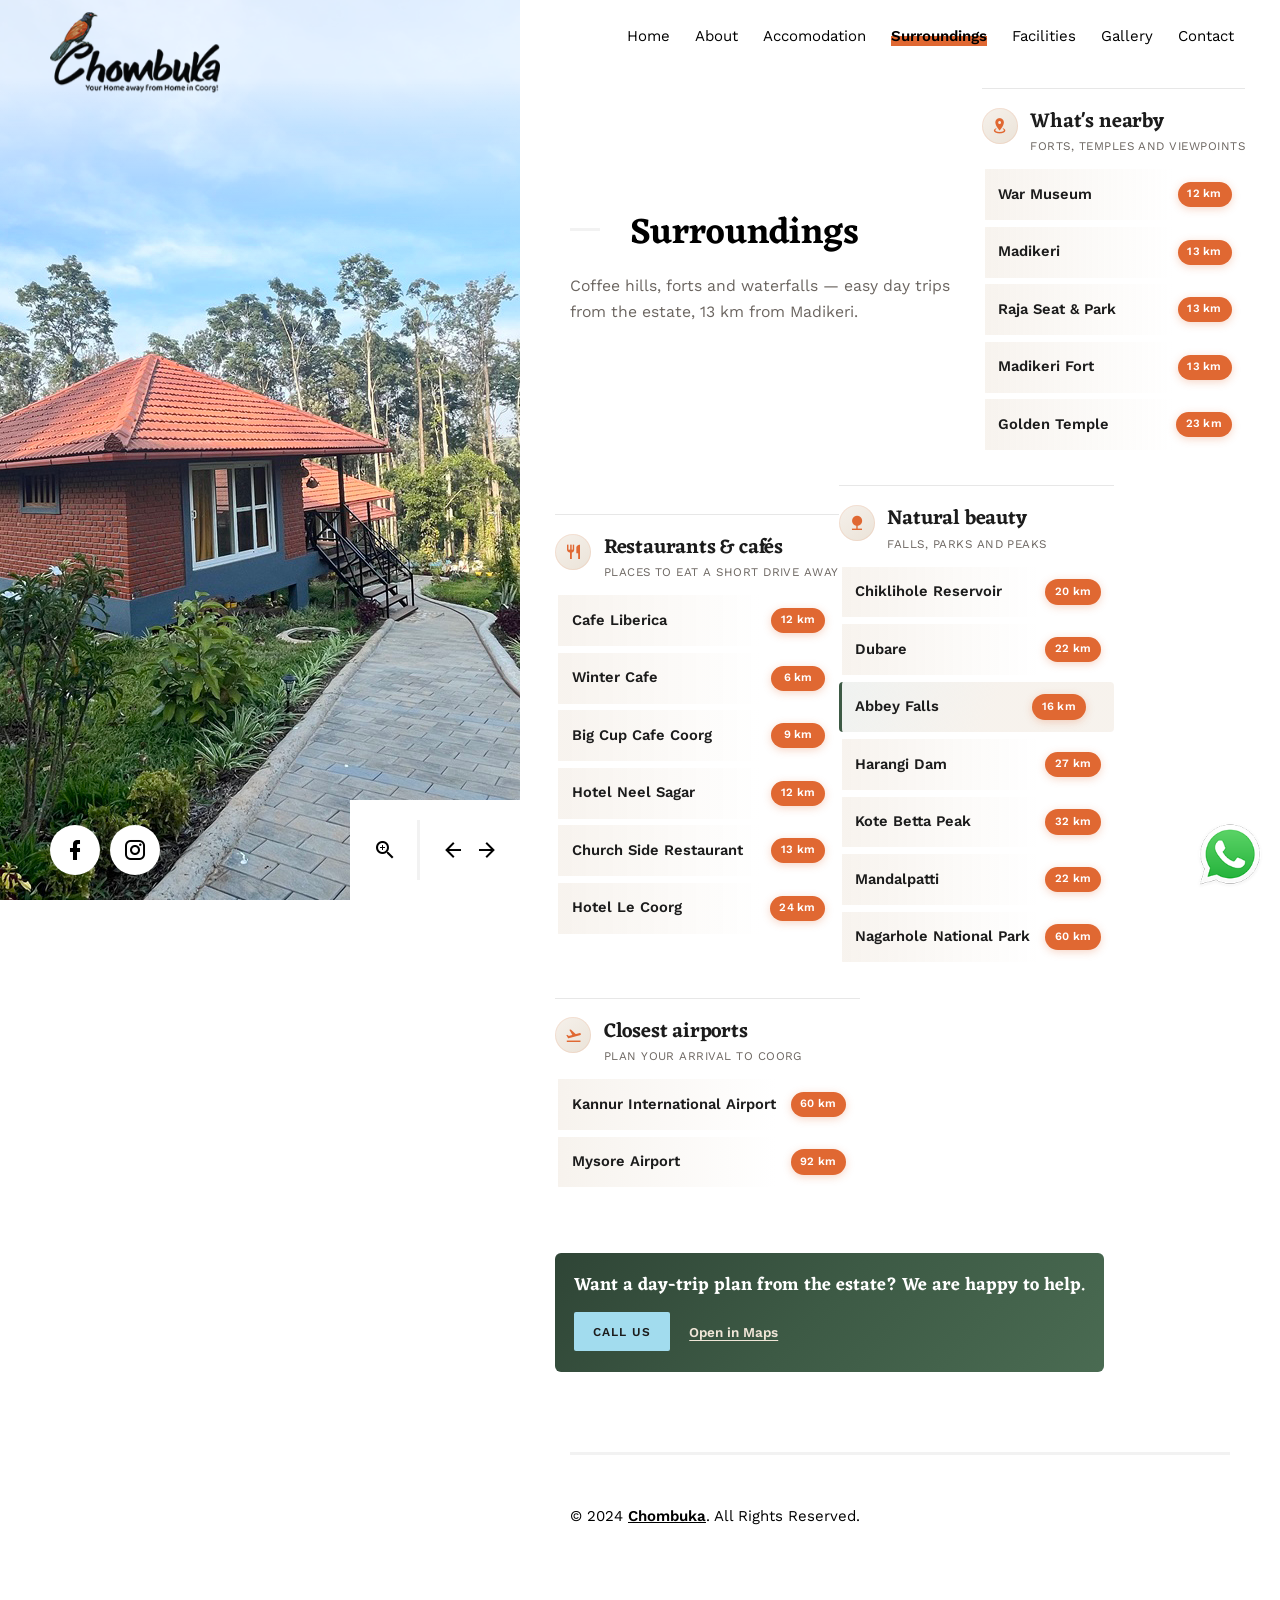
<file: places.html>
<!doctype html>
<html lang="en" class="no-js">
<head>
    <title>Surroundings of Chombuka | Places near Madikeri</title>
    <meta charset="utf-8">
    <meta name="viewport" content="width=device-width, initial-scale=1, shrink-to-fit=no">

    <meta name="description" content="Explore what is near Chombuka, 13 km from Madikeri in Coorg, including Madikeri Fort, Raja Seat, nearby parks, restaurants and Abbey Falls.">
    <meta name="keywords" content="">

    <link rel="canonical" href="https://www.chombuka.com/places.html">
    <meta property="og:title" content="Surroundings of Chombuka | Places near Madikeri">
    <meta property="og:description" content="Explore what is near Chombuka, 13 km from Madikeri in Coorg, including Madikeri Fort, Raja Seat, nearby parks, restaurants and Abbey Falls.">
    <meta property="og:image" content="https://www.chombuka.com/tmp/sample-hero.jpg">
    <meta property="og:url" content="https://www.chombuka.com/places.html">
    <meta property="og:type" content="website">
    <meta property="og:site_name" content="Chombuka">
    <meta name="twitter:card" content="summary_large_image">
    <meta name="twitter:title" content="Surroundings of Chombuka | Places near Madikeri">
    <meta name="twitter:description" content="Explore what is near Chombuka, 13 km from Madikeri in Coorg, including Madikeri Fort, Raja Seat, nearby parks, restaurants and Abbey Falls.">
    <meta name="twitter:image" content="https://www.chombuka.com/tmp/sample-hero.jpg">

    <link href="https://fonts.googleapis.com/css?family=Work+Sans:400,600%7CEczar:600" rel="stylesheet">

    <link rel="icon" href="tmp/logo.png" type="image/png">


    <link rel="stylesheet" href="assets/css/bootstrap-reboot.css">
    <link rel="stylesheet" href="assets/css/materialdesignicons.css">

    <link rel="stylesheet" href="assets/css/style.css">
    <link rel="stylesheet" href="assets/css/style-animations.css">
    <link rel="stylesheet" href="assets/css/style-custom.css">
	<script type="application/ld+json">
	{
		"@context": "https://schema.org",
		"@type": "BreadcrumbList",
		"itemListElement": [
			{
				"@type": "ListItem",
				"position": 1,
				"name": "Home",
				"item": "https://www.chombuka.com/"
			},
			{
				"@type": "ListItem",
				"position": 2,
				"name": "Surroundings",
				"item": "https://www.chombuka.com/places.html"
			}
		]
	}
	</script>
</head>
<body class="single single-accomodation">
    <header id="identity">
        <div class="logo">
            <h1><a href="index.html" class="custom-logo-link" rel="home"><img src="tmp/logo.png" class="custom-logo dark" width="170" height="80" alt="Chombuka"></a></h1>
        </div>

    </header>

    <div id="site-menu">
        <nav class="nav-menu">
            <ul>
                <li class="menu-item "><a href="index.html">Home</a></li>
                <li class="menu-item"><a href="about.html">About</a></li>
                <li class="menu-item ">
                    <a href="single-accomodation.html">Accomodation</a>
                </li>
                <li class="menu-item current-menu-item"><a href="places.html">Surroundings</a></li>
                <li class="menu-item"><a href="facilities.html">Facilities</a></li>
                <li class="menu-item"><a href="gallery.html">Gallery</a></li>

                <li class="menu-item"><a href="contact.html">Contact</a></li>
            </ul>
        </nav>
    </div>
    <div class="menu-overlay"></div>
    <div class="site-menu-toggle">
        <a href="#site-menu" class="mdi">
            <span class="screen-reader-text">Toggle navigation</span>
        </a>
    </div>

    <div id="social-profiles">
        <nav class="social-menu">
            <ul>
                <li class="menu-item"><a href="http://facebook.com" target="_blank"><span class="mdi"></span><span class="screen-reader-text">Facebook Page</span></a></li>

                <li class="menu-item"><a href="http://instagram.com" target="_blank"><span class="mdi"></span><span class="screen-reader-text">Instagram Profile</span></a></li>
            </ul>
        </nav>
    </div>

    <section class="hero-media">
        <div class="owl-carousel" data-expand-duration="800">
            <div class="item owl-lazy" data-src="tmp/sample-hero.jpg"></div>
            <div class="item owl-lazy" data-src="tmp/sample-hero2.jpg"></div>
        </div>
        <span class="overlay"></span>
        <span class="mdi mdi-spin mdi-loading"></span>
    </section>

    <div class="content-wrap clearfix">
        <div class="entry entry-page">
            <div class="entry-content">
                <div class="grid-container">
                    <div class="grid-column no-animation surroundings-panel">
                        <article class="entry-accomodation surroundings">
                            <header class="entry-header surroundings__intro">
                                <h2 class="entry-title"><a>Surroundings</a></h2>
                                <p class="surroundings__lead">
                                    Coffee hills, forts and waterfalls — easy day trips from the estate, 13&nbsp;km from Madikeri.
                                </p>
                            </header>

                            <section class="surroundings-group" aria-labelledby="nearby-heading">
                                <div class="surroundings-group__head">
                                    <span class="surroundings-group__icon mdi mdi-map-marker-radius" aria-hidden="true"></span>
                                    <div>
                                        <h3 id="nearby-heading" class="surroundings-group__title">What's nearby</h3>
                                        <p class="surroundings-group__hint">Forts, temples and viewpoints</p>
                                    </div>
                                </div>
                                <ul class="surroundings-list">
                                    <li class="surroundings-item">
                                        <span class="surroundings-item__name">War Museum</span>
                                        <span class="surroundings-item__distance">12 km</span>
                                    </li>
                                    <li class="surroundings-item">
                                        <span class="surroundings-item__name">Madikeri</span>
                                        <span class="surroundings-item__distance">13 km</span>
                                    </li>
                                    <li class="surroundings-item">
                                        <span class="surroundings-item__name">Raja Seat &amp; Park</span>
                                        <span class="surroundings-item__distance">13 km</span>
                                    </li>
                                    <li class="surroundings-item">
                                        <span class="surroundings-item__name">Madikeri Fort</span>
                                        <span class="surroundings-item__distance">13 km</span>
                                    </li>
                                    <li class="surroundings-item">
                                        <span class="surroundings-item__name">Golden Temple</span>
                                        <span class="surroundings-item__distance">23 km</span>
                                    </li>
                                </ul>
                            </section>

                            <section class="surroundings-group" aria-labelledby="dining-heading">
                                <div class="surroundings-group__head">
                                    <span class="surroundings-group__icon mdi mdi-silverware-fork-knife" aria-hidden="true"></span>
                                    <div>
                                        <h3 id="dining-heading" class="surroundings-group__title">Restaurants &amp; cafés</h3>
                                        <p class="surroundings-group__hint">Places to eat a short drive away</p>
                                    </div>
                                </div>
                                <ul class="surroundings-list">
                                    <li class="surroundings-item">
                                        <span class="surroundings-item__name">Cafe Liberica</span>
                                        <span class="surroundings-item__distance">12 km</span>
                                    </li>
                                    <li class="surroundings-item">
                                        <span class="surroundings-item__name">Winter Cafe</span>
                                        <span class="surroundings-item__distance">6 km</span>
                                    </li>
                                    <li class="surroundings-item">
                                        <span class="surroundings-item__name">Big Cup Cafe Coorg</span>
                                        <span class="surroundings-item__distance">9 km</span>
                                    </li>
                                    <li class="surroundings-item">
                                        <span class="surroundings-item__name">Hotel Neel Sagar</span>
                                        <span class="surroundings-item__distance">12 km</span>
                                    </li>
                                    <li class="surroundings-item">
                                        <span class="surroundings-item__name">Church Side Restaurant</span>
                                        <span class="surroundings-item__distance">13 km</span>
                                    </li>
                                    <li class="surroundings-item">
                                        <span class="surroundings-item__name">Hotel Le Coorg</span>
                                        <span class="surroundings-item__distance">24 km</span>
                                    </li>
                                </ul>
                            </section>

                            <section class="surroundings-group" aria-labelledby="nature-heading">
                                <div class="surroundings-group__head">
                                    <span class="surroundings-group__icon mdi mdi-nature" aria-hidden="true"></span>
                                    <div>
                                        <h3 id="nature-heading" class="surroundings-group__title">Natural beauty</h3>
                                        <p class="surroundings-group__hint">Falls, parks and peaks</p>
                                    </div>
                                </div>
                                <ul class="surroundings-list">
                                    <li class="surroundings-item">
                                        <span class="surroundings-item__name">Chiklihole Reservoir</span>
                                        <span class="surroundings-item__distance">20 km</span>
                                    </li>
                                    <li class="surroundings-item">
                                        <span class="surroundings-item__name">Dubare</span>
                                        <span class="surroundings-item__distance">22 km</span>
                                    </li>
                                    <li class="surroundings-item surroundings-item--featured">
                                        <span class="surroundings-item__name">Abbey Falls</span>
                                        <span class="surroundings-item__distance">16 km</span>
                                    </li>
                                    <li class="surroundings-item">
                                        <span class="surroundings-item__name">Harangi Dam</span>
                                        <span class="surroundings-item__distance">27 km</span>
                                    </li>
                                    <li class="surroundings-item">
                                        <span class="surroundings-item__name">Kote Betta Peak</span>
                                        <span class="surroundings-item__distance">32 km</span>
                                    </li>
                                    <li class="surroundings-item">
                                        <span class="surroundings-item__name">Mandalpatti</span>
                                        <span class="surroundings-item__distance">22 km</span>
                                    </li>
                                    <li class="surroundings-item">
                                        <span class="surroundings-item__name">Nagarhole National Park</span>
                                        <span class="surroundings-item__distance">60 km</span>
                                    </li>
                                </ul>
                            </section>

                            <section class="surroundings-group" aria-labelledby="airports-heading">
                                <div class="surroundings-group__head">
                                    <span class="surroundings-group__icon mdi mdi-airplane-takeoff" aria-hidden="true"></span>
                                    <div>
                                        <h3 id="airports-heading" class="surroundings-group__title">Closest airports</h3>
                                        <p class="surroundings-group__hint">Plan your arrival to Coorg</p>
                                    </div>
                                </div>
                                <ul class="surroundings-list">
                                    <li class="surroundings-item">
                                        <span class="surroundings-item__name">Kannur International Airport</span>
                                        <span class="surroundings-item__distance">60 km</span>
                                    </li>
                                    <li class="surroundings-item">
                                        <span class="surroundings-item__name">Mysore Airport</span>
                                        <span class="surroundings-item__distance">92 km</span>
                                    </li>
                                </ul>
                            </section>

                            <div class="surroundings-cta">
                                <p>Want a day-trip plan from the estate? We are happy to help.</p>
                                <div class="surroundings-cta__actions">
                                    <a class="surroundings-cta__btn" href="tel:+919480290160">Call us</a>
                                    <a class="surroundings-cta__link" href="https://www.google.com/maps/search/?api=1&amp;query=12.4145625,75.8138125" target="_blank" rel="noopener noreferrer">Open in Maps</a>
                                </div>
                            </div>
                        </article>
                    </div>
                </div>
            </div>
        </div>
        <div class="entry-copyright">
            <p>&copy; 2024 <a href="index.html">Chombuka</a>. All Rights Reserved. </p>
        </div>
    </div>
    <div style="z-index: 99; position: fixed; width: 70px; z-index: 99; right: 15px; bottom: 10px;">
        <a href="whatsapp://send?text=Hello World!&phone=+919480290160">
            <img src="tmp/WhatsApp_icon.png" alt="Chat with Chombuka on WhatsApp" />
        </a>
    </div>
    <script src="assets/js/jquery-3.3.1.min.js"></script>
    <script src="assets/js/modernizr-custom.js"></script>
    <script src="assets/js/owl-carousel.min.js"></script>
    <script src="assets/js/functions.js"></script>
</body>
</html>
</file>
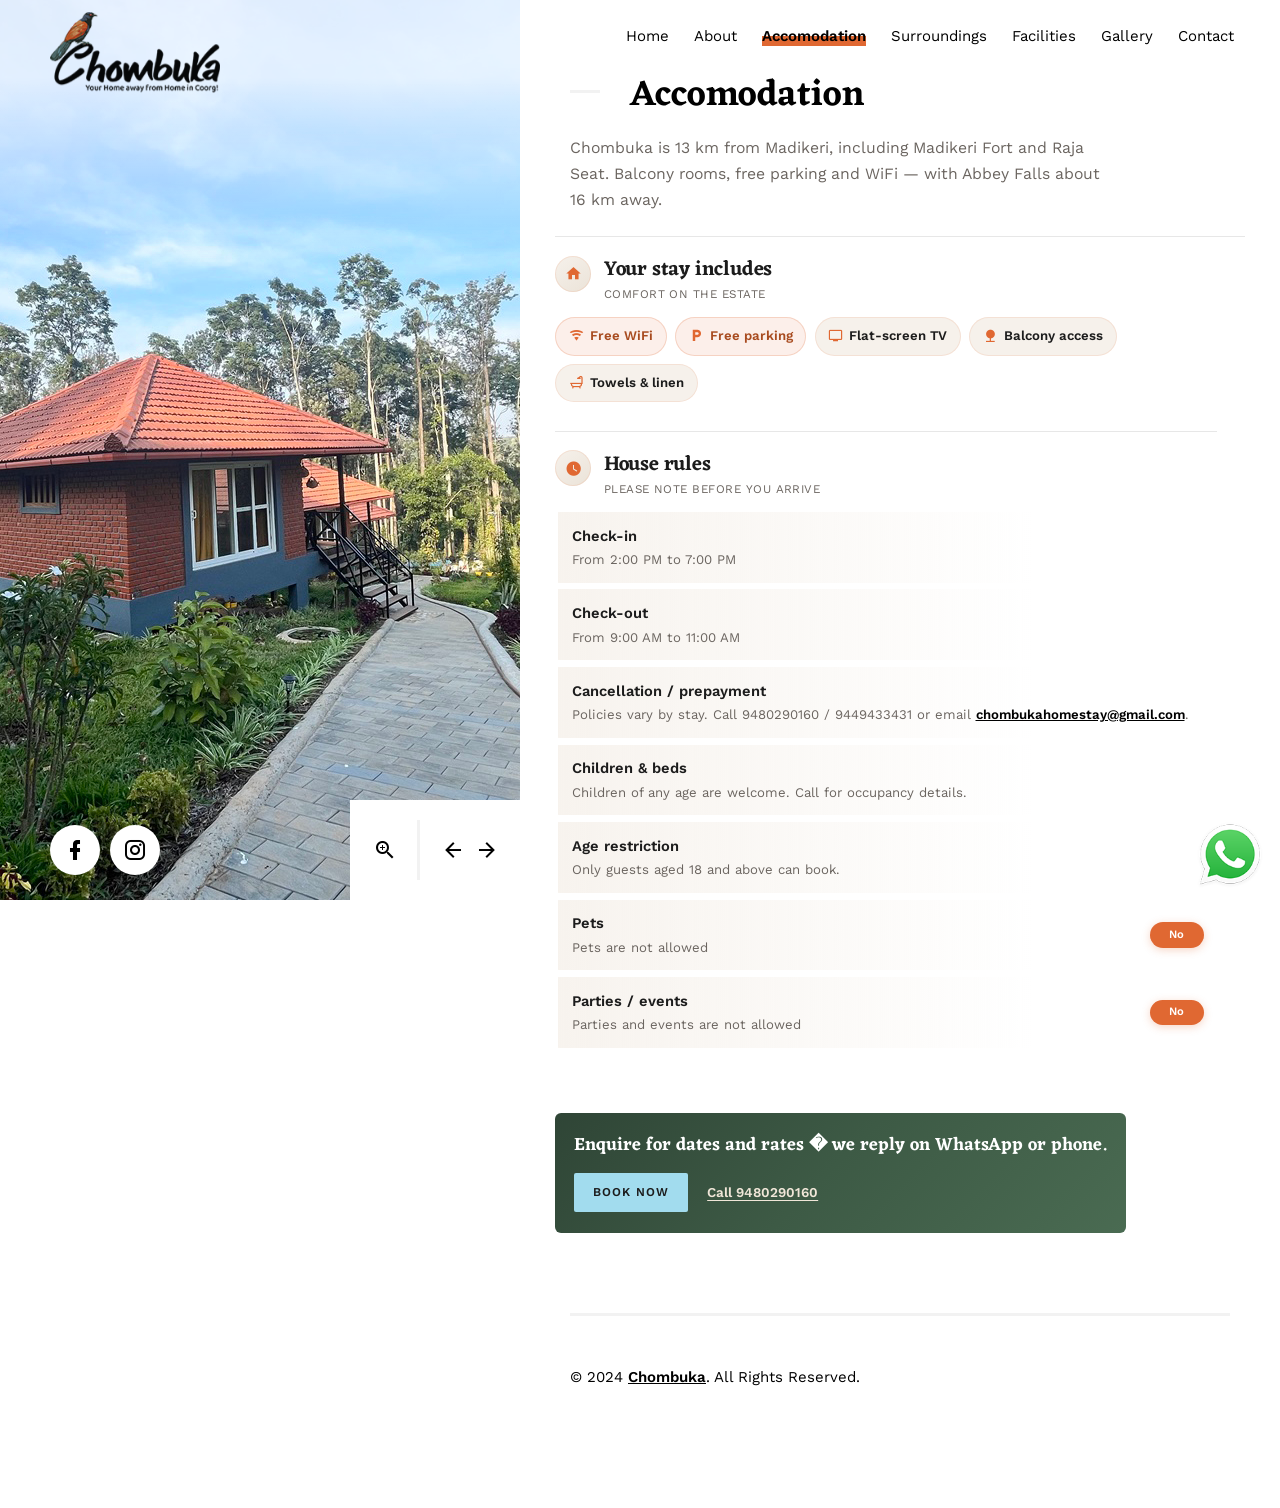
<file: single-accomodation.html>
<!doctype html>
<html lang="en" class="no-js">
<head>
    <title>Accommodation at Chombuka | Madikeri Homestay</title>
    <meta charset="utf-8">
    <meta name="viewport" content="width=device-width, initial-scale=1, shrink-to-fit=no">

    <meta name="description" content="Book a stay at Chombuka, 13 km from Madikeri. Balcony rooms with WiFi, parking and TV, close to Madikeri Fort and Raja Seat. Call to check prices.">
    <meta name="keywords" content="">

    <link rel="canonical" href="https://www.chombuka.com/single-accomodation.html">
    <meta property="og:title" content="Accommodation at Chombuka | Madikeri Homestay">
    <meta property="og:description" content="Book a stay at Chombuka, 13 km from Madikeri. Balcony rooms with WiFi, parking and TV, close to Madikeri Fort and Raja Seat. Call to check prices.">
    <meta property="og:image" content="https://www.chombuka.com/tmp/sample-hero.jpg">
    <meta property="og:url" content="https://www.chombuka.com/single-accomodation.html">
    <meta property="og:type" content="website">
    <meta property="og:site_name" content="Chombuka">
    <meta name="twitter:card" content="summary_large_image">
    <meta name="twitter:title" content="Accommodation at Chombuka | Madikeri Homestay">
    <meta name="twitter:description" content="Book a stay at Chombuka, 13 km from Madikeri. Balcony rooms with WiFi, parking and TV, close to Madikeri Fort and Raja Seat. Call to check prices.">
    <meta name="twitter:image" content="https://www.chombuka.com/tmp/sample-hero.jpg">

    <link href="https://fonts.googleapis.com/css?family=Work+Sans:400,600%7CEczar:600" rel="stylesheet">

    <link rel="icon" href="tmp/logo.png" type="image/png">

    <link rel="stylesheet" href="assets/css/bootstrap-reboot.css">
    <link rel="stylesheet" href="assets/css/materialdesignicons.css">

    <link rel="stylesheet" href="assets/css/style.css">
    <link rel="stylesheet" href="assets/css/style-animations.css">
    <link rel="stylesheet" href="assets/css/style-custom.css">
	<script type="application/ld+json">
	{
		"@context": "https://schema.org",
		"@type": "BreadcrumbList",
		"itemListElement": [
			{
				"@type": "ListItem",
				"position": 1,
				"name": "Home",
				"item": "https://www.chombuka.com/"
			},
			{
				"@type": "ListItem",
				"position": 2,
				"name": "Accommodation",
				"item": "https://www.chombuka.com/single-accomodation.html"
			}
		]
	}
	</script>
</head>
<body class="single single-accomodation">
    <header id="identity">
        <div class="logo">
            <h1><a href="index.html" class="custom-logo-link" rel="home"><img src="tmp/logo.png" class="custom-logo dark" width="170" height="80" alt="Chombuka"></a></h1>
        </div>

    </header>

    <div id="site-menu">
        <nav class="nav-menu">
            <ul>
                <li class="menu-item "><a href="index.html">Home</a></li>
                <li class="menu-item"><a href="about.html">About</a></li>
                <li class="menu-item current-menu-item">
                    <a href="single-accomodation.html">Accomodation</a>
                </li>
                <li class="menu-item"><a href="places.html">Surroundings</a></li>
                <li class="menu-item"><a href="facilities.html">Facilities</a></li>
                <li class="menu-item"><a href="gallery.html">Gallery</a></li>

                <li class="menu-item"><a href="contact.html">Contact</a></li>
            </ul>
        </nav>
    </div>
    <div class="menu-overlay"></div>
    <div class="site-menu-toggle">
        <a href="#site-menu" class="mdi">
            <span class="screen-reader-text">Toggle navigation</span>
        </a>
    </div>

    <div id="social-profiles">
        <nav class="social-menu">
            <ul>
                <li class="menu-item"><a href="http://facebook.com" target="_blank"><span class="mdi"></span><span class="screen-reader-text">Facebook Page</span></a></li>

                <li class="menu-item"><a href="http://instagram.com" target="_blank"><span class="mdi"></span><span class="screen-reader-text">Instagram Profile</span></a></li>
            </ul>
        </nav>
    </div>

    <section class="hero-media">
        <div class="owl-carousel" data-expand-duration="800">
            <div class="item owl-lazy" data-src="tmp/sample-hero.jpg"></div>
            <div class="item owl-lazy" data-src="tmp/sample-hero2.jpg"></div>
        </div>
        <span class="overlay"></span>
        <span class="mdi mdi-spin mdi-loading"></span>
    </section>

    <div class="content-wrap clearfix">
        <div class="entry entry-page">
            <div class="entry-content">
                <div class="grid-container">
                    <div class="grid-column no-animation estate-panel">
                        <article class="estate entry-accomodation">
                            <header class="entry-header estate__intro">
                                <h2 class="entry-title"><a>Accomodation</a></h2>
                                <p class="estate__lead">
                                    Chombuka is 13&nbsp;km from Madikeri, including Madikeri Fort and Raja Seat. Balcony rooms, free parking and WiFi — with Abbey Falls about 16&nbsp;km away.
                                </p>
                            </header>

                            <section class="estate-group" aria-labelledby="stay-highlights">
                                <div class="estate-group__head">
                                    <span class="estate-group__icon mdi mdi-home" aria-hidden="true"></span>
                                    <div>
                                        <h3 id="stay-highlights" class="estate-group__title">Your stay includes</h3>
                                        <p class="estate-group__hint">Comfort on the estate</p>
                                    </div>
                                </div>
                                <ul class="estate-chips">
                                    <li class="estate-chip estate-chip--accent"><span class="mdi mdi-wifi" aria-hidden="true"></span> Free WiFi</li>
                                    <li class="estate-chip estate-chip--accent"><span class="mdi mdi-parking" aria-hidden="true"></span> Free parking</li>
                                    <li class="estate-chip"><span class="mdi mdi-television" aria-hidden="true"></span> Flat-screen TV</li>
                                    <li class="estate-chip"><span class="mdi mdi-nature" aria-hidden="true"></span> Balcony access</li>
                                    <li class="estate-chip"><span class="mdi mdi-shower" aria-hidden="true"></span> Towels &amp; linen</li>
                                </ul>
                            </section>

                            <section class="estate-group" aria-labelledby="house-rules">
                                <div class="estate-group__head">
                                    <span class="estate-group__icon mdi mdi-clock" aria-hidden="true"></span>
                                    <div>
                                        <h3 id="house-rules" class="estate-group__title">House rules</h3>
                                        <p class="estate-group__hint">Please note before you arrive</p>
                                    </div>
                                </div>
                                <ul class="estate-list">
                                    <li class="estate-item">
                                        <div>
                                            <span class="estate-item__name">Check-in</span>
                                            <p class="estate-item__detail">From 2:00 PM to 7:00 PM</p>
                                        </div>
                                    </li>
                                    <li class="estate-item">
                                        <div>
                                            <span class="estate-item__name">Check-out</span>
                                            <p class="estate-item__detail">From 9:00 AM to 11:00 AM</p>
                                        </div>
                                    </li>
                                    <li class="estate-item">
                                        <div>
                                            <span class="estate-item__name">Cancellation / prepayment</span>
                                            <p class="estate-item__detail">Policies vary by stay. Call 9480290160 / 9449433431 or email <a href="mailto:chombukahomestay@gmail.com">chombukahomestay@gmail.com</a>.</p>
                                        </div>
                                    </li>
                                    <li class="estate-item">
                                        <div>
                                            <span class="estate-item__name">Children &amp; beds</span>
                                            <p class="estate-item__detail">Children of any age are welcome. Call for occupancy details.</p>
                                        </div>
                                    </li>
                                    <li class="estate-item">
                                        <div>
                                            <span class="estate-item__name">Age restriction</span>
                                            <p class="estate-item__detail">Only guests aged 18 and above can book.</p>
                                        </div>
                                    </li>
                                    <li class="estate-item">
                                        <div>
                                            <span class="estate-item__name">Pets</span>
                                            <p class="estate-item__detail">Pets are not allowed</p>
                                        </div>
                                        <span class="estate-item__badge">No</span>
                                    </li>
                                    <li class="estate-item">
                                        <div>
                                            <span class="estate-item__name">Parties / events</span>
                                            <p class="estate-item__detail">Parties and events are not allowed</p>
                                        </div>
                                        <span class="estate-item__badge">No</span>
                                    </li>
                                </ul>
                            </section>

                            <div class="estate-cta">
                                <p>Enquire for dates and rates � we reply on WhatsApp or phone.</p>
                                <div class="estate-cta__actions">
                                    <a class="estate-cta__btn" href="contact.html">Book Now</a>
                                    <a class="estate-cta__link" href="tel:+919480290160">Call 9480290160</a>
                                </div>
                            </div>
                        </article>
                    </div>
                </div>
            </div>
        </div>
        <div class="entry-copyright">
            <p>&copy; 2024 <a href="index.html">Chombuka</a>. All Rights Reserved. </p>
        </div>
    </div>
    <div style="z-index: 99; position: fixed; width: 70px; z-index: 99; right: 15px; bottom: 10px;">
        <a href="whatsapp://send?text=Hello World!&phone=+919480290160">
            <img src="tmp/WhatsApp_icon.png" alt="Chat with Chombuka on WhatsApp" />
        </a>
    </div>
    <script src="assets/js/jquery-3.3.1.min.js"></script>
    <script src="assets/js/modernizr-custom.js"></script>
    <script src="assets/js/owl-carousel.min.js"></script>
    <script src="assets/js/functions.js"></script>
</body>
</html>
</file>
<file: assets/css/materialdesignicons.css>
/* MaterialDesignIcons.com */
@font-face {
	font-family: "Material Design Icons";
	src: url("../fonts/materialdesignicons-webfont.eot");
	src: url("../fonts/materialdesignicons-webfont.eot?#iefix") format("embedded-opentype"), url("../fonts/materialdesignicons-webfont.woff2") format("woff2"), url("../fonts/materialdesignicons-webfont.woff") format("woff"), url("../fonts/materialdesignicons-webfont.ttf") format("truetype");
	font-weight: normal;
	font-style: normal;
}
.mdi:before,
.mdi-set {
	display: inline-block;
	font: normal normal normal 24px/1 "Material Design Icons";
	font-size: inherit;
	text-rendering: auto;
	line-height: inherit;
	-webkit-font-smoothing: antialiased;
	-moz-osx-font-smoothing: grayscale;
}

.mdi-access-point:before {
	content: "\F002";
}

.mdi-access-point-network:before {
	content: "\F003";
}

.mdi-account:before {
	content: "\F004";
}

.mdi-account-alert:before {
	content: "\F005";
}

.mdi-account-box:before {
	content: "\F006";
}

.mdi-account-box-multiple:before {
	content: "\F933";
}

.mdi-account-box-outline:before {
	content: "\F007";
}

.mdi-account-card-details:before {
	content: "\F5D2";
}

.mdi-account-check:before {
	content: "\F008";
}

.mdi-account-child:before {
	content: "\FA88";
}

.mdi-account-child-circle:before {
	content: "\FA89";
}

.mdi-account-circle:before {
	content: "\F009";
}

.mdi-account-convert:before {
	content: "\F00A";
}

.mdi-account-details:before {
	content: "\F631";
}

.mdi-account-edit:before {
	content: "\F6BB";
}

.mdi-account-group:before {
	content: "\F848";
}

.mdi-account-heart:before {
	content: "\F898";
}

.mdi-account-key:before {
	content: "\F00B";
}

.mdi-account-location:before {
	content: "\F00C";
}

.mdi-account-minus:before {
	content: "\F00D";
}

.mdi-account-minus-outline:before {
	content: "\FAEB";
}

.mdi-account-multiple:before {
	content: "\F00E";
}

.mdi-account-multiple-check:before {
	content: "\F8C4";
}

.mdi-account-multiple-minus:before {
	content: "\F5D3";
}

.mdi-account-multiple-outline:before {
	content: "\F00F";
}

.mdi-account-multiple-plus:before {
	content: "\F010";
}

.mdi-account-multiple-plus-outline:before {
	content: "\F7FF";
}

.mdi-account-network:before {
	content: "\F011";
}

.mdi-account-off:before {
	content: "\F012";
}

.mdi-account-outline:before {
	content: "\F013";
}

.mdi-account-plus:before {
	content: "\F014";
}

.mdi-account-plus-outline:before {
	content: "\F800";
}

.mdi-account-remove:before {
	content: "\F015";
}

.mdi-account-remove-outline:before {
	content: "\FAEC";
}

.mdi-account-search:before {
	content: "\F016";
}

.mdi-account-search-outline:before {
	content: "\F934";
}

.mdi-account-settings:before {
	content: "\F630";
}

.mdi-account-star:before {
	content: "\F017";
}

.mdi-account-supervisor:before {
	content: "\FA8A";
}

.mdi-account-supervisor-circle:before {
	content: "\FA8B";
}

.mdi-account-switch:before {
	content: "\F019";
}

.mdi-accusoft:before {
	content: "\F849";
}

.mdi-adjust:before {
	content: "\F01A";
}

.mdi-adobe:before {
	content: "\F935";
}

.mdi-air-conditioner:before {
	content: "\F01B";
}

.mdi-airballoon:before {
	content: "\F01C";
}

.mdi-airplane:before {
	content: "\F01D";
}

.mdi-airplane-landing:before {
	content: "\F5D4";
}

.mdi-airplane-off:before {
	content: "\F01E";
}

.mdi-airplane-takeoff:before {
	content: "\F5D5";
}

.mdi-airplay:before {
	content: "\F01F";
}

.mdi-airport:before {
	content: "\F84A";
}

.mdi-alarm:before {
	content: "\F020";
}

.mdi-alarm-bell:before {
	content: "\F78D";
}

.mdi-alarm-check:before {
	content: "\F021";
}

.mdi-alarm-light:before {
	content: "\F78E";
}

.mdi-alarm-multiple:before {
	content: "\F022";
}

.mdi-alarm-off:before {
	content: "\F023";
}

.mdi-alarm-plus:before {
	content: "\F024";
}

.mdi-alarm-snooze:before {
	content: "\F68D";
}

.mdi-album:before {
	content: "\F025";
}

.mdi-alert:before {
	content: "\F026";
}

.mdi-alert-box:before {
	content: "\F027";
}

.mdi-alert-circle:before {
	content: "\F028";
}

.mdi-alert-circle-outline:before {
	content: "\F5D6";
}

.mdi-alert-decagram:before {
	content: "\F6BC";
}

.mdi-alert-octagon:before {
	content: "\F029";
}

.mdi-alert-octagram:before {
	content: "\F766";
}

.mdi-alert-outline:before {
	content: "\F02A";
}

.mdi-alien:before {
	content: "\F899";
}

.mdi-all-inclusive:before {
	content: "\F6BD";
}

.mdi-alpha:before {
	content: "\F02B";
}

.mdi-alpha-a:before {
	content: "\41";
}

.mdi-alpha-a-box:before {
	content: "\FAED";
}

.mdi-alpha-b:before {
	content: "\42";
}

.mdi-alpha-b-box:before {
	content: "\FAEE";
}

.mdi-alpha-c:before {
	content: "\43";
}

.mdi-alpha-c-box:before {
	content: "\FAEF";
}

.mdi-alpha-d:before {
	content: "\44";
}

.mdi-alpha-d-box:before {
	content: "\FAF0";
}

.mdi-alpha-e:before {
	content: "\45";
}

.mdi-alpha-e-box:before {
	content: "\FAF1";
}

.mdi-alpha-f:before {
	content: "\46";
}

.mdi-alpha-f-box:before {
	content: "\FAF2";
}

.mdi-alpha-g:before {
	content: "\47";
}

.mdi-alpha-g-box:before {
	content: "\FAF3";
}

.mdi-alpha-h:before {
	content: "\48";
}

.mdi-alpha-h-box:before {
	content: "\FAF4";
}

.mdi-alpha-i:before {
	content: "\49";
}

.mdi-alpha-i-box:before {
	content: "\FAF5";
}

.mdi-alpha-j:before {
	content: "\4A";
}

.mdi-alpha-j-box:before {
	content: "\FAF6";
}

.mdi-alpha-k:before {
	content: "\4B";
}

.mdi-alpha-k-box:before {
	content: "\FAF7";
}

.mdi-alpha-l:before {
	content: "\4C";
}

.mdi-alpha-l-box:before {
	content: "\FAF8";
}

.mdi-alpha-m:before {
	content: "\4D";
}

.mdi-alpha-m-box:before {
	content: "\FAF9";
}

.mdi-alpha-n:before {
	content: "\4E";
}

.mdi-alpha-n-box:before {
	content: "\FAFA";
}

.mdi-alpha-o:before {
	content: "\4F";
}

.mdi-alpha-o-box:before {
	content: "\FAFB";
}

.mdi-alpha-p:before {
	content: "\50";
}

.mdi-alpha-p-box:before {
	content: "\FAFC";
}

.mdi-alpha-q:before {
	content: "\51";
}

.mdi-alpha-q-box:before {
	content: "\FAFD";
}

.mdi-alpha-r:before {
	content: "\52";
}

.mdi-alpha-r-box:before {
	content: "\FAFE";
}

.mdi-alpha-s:before {
	content: "\53";
}

.mdi-alpha-s-box:before {
	content: "\FAFF";
}

.mdi-alpha-t:before {
	content: "\54";
}

.mdi-alpha-t-box:before {
	content: "\FB00";
}

.mdi-alpha-u:before {
	content: "\55";
}

.mdi-alpha-u-box:before {
	content: "\FB01";
}

.mdi-alpha-v:before {
	content: "\56";
}

.mdi-alpha-v-box:before {
	content: "\FB02";
}

.mdi-alpha-w:before {
	content: "\57";
}

.mdi-alpha-w-box:before {
	content: "\FB03";
}

.mdi-alpha-x:before {
	content: "\58";
}

.mdi-alpha-x-box:before {
	content: "\FB04";
}

.mdi-alpha-y:before {
	content: "\59";
}

.mdi-alpha-y-box:before {
	content: "\FB05";
}

.mdi-alpha-z:before {
	content: "\5A";
}

.mdi-alpha-z-box:before {
	content: "\FB06";
}

.mdi-alphabetical:before {
	content: "\F02C";
}

.mdi-altimeter:before {
	content: "\F5D7";
}

.mdi-amazon:before {
	content: "\F02D";
}

.mdi-amazon-alexa:before {
	content: "\F8C5";
}

.mdi-amazon-drive:before {
	content: "\F02E";
}

.mdi-ambulance:before {
	content: "\F02F";
}

.mdi-ampersand:before {
	content: "\FA8C";
}

.mdi-amplifier:before {
	content: "\F030";
}

.mdi-anchor:before {
	content: "\F031";
}

.mdi-android:before {
	content: "\F032";
}

.mdi-android-auto:before {
	content: "\FA8D";
}

.mdi-android-debug-bridge:before {
	content: "\F033";
}

.mdi-android-head:before {
	content: "\F78F";
}

.mdi-android-studio:before {
	content: "\F034";
}

.mdi-angle-acute:before {
	content: "\F936";
}

.mdi-angle-obtuse:before {
	content: "\F937";
}

.mdi-angle-right:before {
	content: "\F938";
}

.mdi-angular:before {
	content: "\F6B1";
}

.mdi-angularjs:before {
	content: "\F6BE";
}

.mdi-animation:before {
	content: "\F5D8";
}

.mdi-animation-outline:before {
	content: "\FA8E";
}

.mdi-animation-play:before {
	content: "\F939";
}

.mdi-animation-play-outline:before {
	content: "\FA8F";
}

.mdi-anvil:before {
	content: "\F89A";
}

.mdi-apple:before {
	content: "\F035";
}

.mdi-apple-finder:before {
	content: "\F036";
}

.mdi-apple-icloud:before {
	content: "\F038";
}

.mdi-apple-ios:before {
	content: "\F037";
}

.mdi-apple-keyboard-caps:before {
	content: "\F632";
}

.mdi-apple-keyboard-command:before {
	content: "\F633";
}

.mdi-apple-keyboard-control:before {
	content: "\F634";
}

.mdi-apple-keyboard-option:before {
	content: "\F635";
}

.mdi-apple-keyboard-shift:before {
	content: "\F636";
}

.mdi-apple-safari:before {
	content: "\F039";
}

.mdi-application:before {
	content: "\F614";
}

.mdi-apps:before {
	content: "\F03B";
}

.mdi-arch:before {
	content: "\F8C6";
}

.mdi-archive:before {
	content: "\F03C";
}

.mdi-arrange-bring-forward:before {
	content: "\F03D";
}

.mdi-arrange-bring-to-front:before {
	content: "\F03E";
}

.mdi-arrange-send-backward:before {
	content: "\F03F";
}

.mdi-arrange-send-to-back:before {
	content: "\F040";
}

.mdi-arrow-all:before {
	content: "\F041";
}

.mdi-arrow-bottom-left:before {
	content: "\F042";
}

.mdi-arrow-bottom-left-bold-outline:before {
	content: "\F9B6";
}

.mdi-arrow-bottom-left-thick:before {
	content: "\F9B7";
}

.mdi-arrow-bottom-right:before {
	content: "\F043";
}

.mdi-arrow-bottom-right-bold-outline:before {
	content: "\F9B8";
}

.mdi-arrow-bottom-right-thick:before {
	content: "\F9B9";
}

.mdi-arrow-collapse:before {
	content: "\F615";
}

.mdi-arrow-collapse-all:before {
	content: "\F044";
}

.mdi-arrow-collapse-down:before {
	content: "\F791";
}

.mdi-arrow-collapse-horizontal:before {
	content: "\F84B";
}

.mdi-arrow-collapse-left:before {
	content: "\F792";
}

.mdi-arrow-collapse-right:before {
	content: "\F793";
}

.mdi-arrow-collapse-up:before {
	content: "\F794";
}

.mdi-arrow-collapse-vertical:before {
	content: "\F84C";
}

.mdi-arrow-decision:before {
	content: "\F9BA";
}

.mdi-arrow-decision-auto:before {
	content: "\F9BB";
}

.mdi-arrow-decision-auto-outline:before {
	content: "\F9BC";
}

.mdi-arrow-decision-outline:before {
	content: "\F9BD";
}

.mdi-arrow-down:before {
	content: "\F045";
}

.mdi-arrow-down-bold:before {
	content: "\F72D";
}

.mdi-arrow-down-bold-box:before {
	content: "\F72E";
}

.mdi-arrow-down-bold-box-outline:before {
	content: "\F72F";
}

.mdi-arrow-down-bold-circle:before {
	content: "\F047";
}

.mdi-arrow-down-bold-circle-outline:before {
	content: "\F048";
}

.mdi-arrow-down-bold-hexagon-outline:before {
	content: "\F049";
}

.mdi-arrow-down-bold-outline:before {
	content: "\F9BE";
}

.mdi-arrow-down-box:before {
	content: "\F6BF";
}

.mdi-arrow-down-drop-circle:before {
	content: "\F04A";
}

.mdi-arrow-down-drop-circle-outline:before {
	content: "\F04B";
}

.mdi-arrow-down-thick:before {
	content: "\F046";
}

.mdi-arrow-expand:before {
	content: "\F616";
}

.mdi-arrow-expand-all:before {
	content: "\F04C";
}

.mdi-arrow-expand-down:before {
	content: "\F795";
}

.mdi-arrow-expand-horizontal:before {
	content: "\F84D";
}

.mdi-arrow-expand-left:before {
	content: "\F796";
}

.mdi-arrow-expand-right:before {
	content: "\F797";
}

.mdi-arrow-expand-up:before {
	content: "\F798";
}

.mdi-arrow-expand-vertical:before {
	content: "\F84E";
}

.mdi-arrow-left:before {
	content: "\F04D";
}

.mdi-arrow-left-bold:before {
	content: "\F730";
}

.mdi-arrow-left-bold-box:before {
	content: "\F731";
}

.mdi-arrow-left-bold-box-outline:before {
	content: "\F732";
}

.mdi-arrow-left-bold-circle:before {
	content: "\F04F";
}

.mdi-arrow-left-bold-circle-outline:before {
	content: "\F050";
}

.mdi-arrow-left-bold-hexagon-outline:before {
	content: "\F051";
}

.mdi-arrow-left-bold-outline:before {
	content: "\F9BF";
}

.mdi-arrow-left-box:before {
	content: "\F6C0";
}

.mdi-arrow-left-drop-circle:before {
	content: "\F052";
}

.mdi-arrow-left-drop-circle-outline:before {
	content: "\F053";
}

.mdi-arrow-left-right-bold-outline:before {
	content: "\F9C0";
}

.mdi-arrow-left-thick:before {
	content: "\F04E";
}

.mdi-arrow-right:before {
	content: "\F054";
}

.mdi-arrow-right-bold:before {
	content: "\F733";
}

.mdi-arrow-right-bold-box:before {
	content: "\F734";
}

.mdi-arrow-right-bold-box-outline:before {
	content: "\F735";
}

.mdi-arrow-right-bold-circle:before {
	content: "\F056";
}

.mdi-arrow-right-bold-circle-outline:before {
	content: "\F057";
}

.mdi-arrow-right-bold-hexagon-outline:before {
	content: "\F058";
}

.mdi-arrow-right-bold-outline:before {
	content: "\F9C1";
}

.mdi-arrow-right-box:before {
	content: "\F6C1";
}

.mdi-arrow-right-drop-circle:before {
	content: "\F059";
}

.mdi-arrow-right-drop-circle-outline:before {
	content: "\F05A";
}

.mdi-arrow-right-thick:before {
	content: "\F055";
}

.mdi-arrow-split-horizontal:before {
	content: "\F93A";
}

.mdi-arrow-split-vertical:before {
	content: "\F93B";
}

.mdi-arrow-top-left:before {
	content: "\F05B";
}

.mdi-arrow-top-left-bold-outline:before {
	content: "\F9C2";
}

.mdi-arrow-top-left-thick:before {
	content: "\F9C3";
}

.mdi-arrow-top-right:before {
	content: "\F05C";
}

.mdi-arrow-top-right-bold-outline:before {
	content: "\F9C4";
}

.mdi-arrow-top-right-thick:before {
	content: "\F9C5";
}

.mdi-arrow-up:before {
	content: "\F05D";
}

.mdi-arrow-up-bold:before {
	content: "\F736";
}

.mdi-arrow-up-bold-box:before {
	content: "\F737";
}

.mdi-arrow-up-bold-box-outline:before {
	content: "\F738";
}

.mdi-arrow-up-bold-circle:before {
	content: "\F05F";
}

.mdi-arrow-up-bold-circle-outline:before {
	content: "\F060";
}

.mdi-arrow-up-bold-hexagon-outline:before {
	content: "\F061";
}

.mdi-arrow-up-bold-outline:before {
	content: "\F9C6";
}

.mdi-arrow-up-box:before {
	content: "\F6C2";
}

.mdi-arrow-up-down-bold-outline:before {
	content: "\F9C7";
}

.mdi-arrow-up-drop-circle:before {
	content: "\F062";
}

.mdi-arrow-up-drop-circle-outline:before {
	content: "\F063";
}

.mdi-arrow-up-thick:before {
	content: "\F05E";
}

.mdi-artist:before {
	content: "\F802";
}

.mdi-aspect-ratio:before {
	content: "\FA23";
}

.mdi-assistant:before {
	content: "\F064";
}

.mdi-asterisk:before {
	content: "\F6C3";
}

.mdi-at:before {
	content: "\F065";
}

.mdi-atlassian:before {
	content: "\F803";
}

.mdi-atom:before {
	content: "\F767";
}

.mdi-attachment:before {
	content: "\F066";
}

.mdi-audio-video:before {
	content: "\F93C";
}

.mdi-audiobook:before {
	content: "\F067";
}

.mdi-augmented-reality:before {
	content: "\F84F";
}

.mdi-auto-fix:before {
	content: "\F068";
}

.mdi-auto-upload:before {
	content: "\F069";
}

.mdi-autorenew:before {
	content: "\F06A";
}

.mdi-av-timer:before {
	content: "\F06B";
}

.mdi-axe:before {
	content: "\F8C7";
}

.mdi-azure:before {
	content: "\F804";
}

.mdi-babel:before {
	content: "\FA24";
}

.mdi-baby:before {
	content: "\F06C";
}

.mdi-baby-buggy:before {
	content: "\F68E";
}

.mdi-backburger:before {
	content: "\F06D";
}

.mdi-backspace:before {
	content: "\F06E";
}

.mdi-backup-restore:before {
	content: "\F06F";
}

.mdi-badminton:before {
	content: "\F850";
}

.mdi-balloon:before {
	content: "\FA25";
}

.mdi-ballot:before {
	content: "\F9C8";
}

.mdi-ballot-outline:before {
	content: "\F9C9";
}

.mdi-bandcamp:before {
	content: "\F674";
}

.mdi-bank:before {
	content: "\F070";
}

.mdi-bank-transfer:before {
	content: "\FA26";
}

.mdi-bank-transfer-in:before {
	content: "\FA27";
}

.mdi-bank-transfer-out:before {
	content: "\FA28";
}

.mdi-barcode:before {
	content: "\F071";
}

.mdi-barcode-scan:before {
	content: "\F072";
}

.mdi-barley:before {
	content: "\F073";
}

.mdi-barrel:before {
	content: "\F074";
}

.mdi-baseball:before {
	content: "\F851";
}

.mdi-baseball-bat:before {
	content: "\F852";
}

.mdi-basecamp:before {
	content: "\F075";
}

.mdi-basket:before {
	content: "\F076";
}

.mdi-basket-fill:before {
	content: "\F077";
}

.mdi-basket-unfill:before {
	content: "\F078";
}

.mdi-basketball:before {
	content: "\F805";
}

.mdi-battery:before {
	content: "\F079";
}

.mdi-battery-10:before {
	content: "\F07A";
}

.mdi-battery-10-bluetooth:before {
	content: "\F93D";
}

.mdi-battery-20:before {
	content: "\F07B";
}

.mdi-battery-20-bluetooth:before {
	content: "\F93E";
}

.mdi-battery-30:before {
	content: "\F07C";
}

.mdi-battery-30-bluetooth:before {
	content: "\F93F";
}

.mdi-battery-40:before {
	content: "\F07D";
}

.mdi-battery-40-bluetooth:before {
	content: "\F940";
}

.mdi-battery-50:before {
	content: "\F07E";
}

.mdi-battery-50-bluetooth:before {
	content: "\F941";
}

.mdi-battery-60:before {
	content: "\F07F";
}

.mdi-battery-60-bluetooth:before {
	content: "\F942";
}

.mdi-battery-70:before {
	content: "\F080";
}

.mdi-battery-70-bluetooth:before {
	content: "\F943";
}

.mdi-battery-80:before {
	content: "\F081";
}

.mdi-battery-80-bluetooth:before {
	content: "\F944";
}

.mdi-battery-90:before {
	content: "\F082";
}

.mdi-battery-90-bluetooth:before {
	content: "\F945";
}

.mdi-battery-alert:before {
	content: "\F083";
}

.mdi-battery-alert-bluetooth:before {
	content: "\F946";
}

.mdi-battery-bluetooth:before {
	content: "\F947";
}

.mdi-battery-bluetooth-variant:before {
	content: "\F948";
}

.mdi-battery-charging:before {
	content: "\F084";
}

.mdi-battery-charging-10:before {
	content: "\F89B";
}

.mdi-battery-charging-100:before {
	content: "\F085";
}

.mdi-battery-charging-20:before {
	content: "\F086";
}

.mdi-battery-charging-30:before {
	content: "\F087";
}

.mdi-battery-charging-40:before {
	content: "\F088";
}

.mdi-battery-charging-50:before {
	content: "\F89C";
}

.mdi-battery-charging-60:before {
	content: "\F089";
}

.mdi-battery-charging-70:before {
	content: "\F89D";
}

.mdi-battery-charging-80:before {
	content: "\F08A";
}

.mdi-battery-charging-90:before {
	content: "\F08B";
}

.mdi-battery-charging-outline:before {
	content: "\F89E";
}

.mdi-battery-charging-wireless:before {
	content: "\F806";
}

.mdi-battery-charging-wireless-10:before {
	content: "\F807";
}

.mdi-battery-charging-wireless-20:before {
	content: "\F808";
}

.mdi-battery-charging-wireless-30:before {
	content: "\F809";
}

.mdi-battery-charging-wireless-40:before {
	content: "\F80A";
}

.mdi-battery-charging-wireless-50:before {
	content: "\F80B";
}

.mdi-battery-charging-wireless-60:before {
	content: "\F80C";
}

.mdi-battery-charging-wireless-70:before {
	content: "\F80D";
}

.mdi-battery-charging-wireless-80:before {
	content: "\F80E";
}

.mdi-battery-charging-wireless-90:before {
	content: "\F80F";
}

.mdi-battery-charging-wireless-alert:before {
	content: "\F810";
}

.mdi-battery-charging-wireless-outline:before {
	content: "\F811";
}

.mdi-battery-minus:before {
	content: "\F08C";
}

.mdi-battery-negative:before {
	content: "\F08D";
}

.mdi-battery-outline:before {
	content: "\F08E";
}

.mdi-battery-plus:before {
	content: "\F08F";
}

.mdi-battery-positive:before {
	content: "\F090";
}

.mdi-battery-unknown:before {
	content: "\F091";
}

.mdi-battery-unknown-bluetooth:before {
	content: "\F949";
}

.mdi-beach:before {
	content: "\F092";
}

.mdi-beaker:before {
	content: "\F68F";
}

.mdi-beats:before {
	content: "\F097";
}

.mdi-bed-empty:before {
	content: "\F89F";
}

.mdi-beer:before {
	content: "\F098";
}

.mdi-behance:before {
	content: "\F099";
}

.mdi-bell:before {
	content: "\F09A";
}

.mdi-bell-off:before {
	content: "\F09B";
}

.mdi-bell-off-outline:before {
	content: "\FA90";
}

.mdi-bell-outline:before {
	content: "\F09C";
}

.mdi-bell-plus:before {
	content: "\F09D";
}

.mdi-bell-plus-outline:before {
	content: "\FA91";
}

.mdi-bell-ring:before {
	content: "\F09E";
}

.mdi-bell-ring-outline:before {
	content: "\F09F";
}

.mdi-bell-sleep:before {
	content: "\F0A0";
}

.mdi-bell-sleep-outline:before {
	content: "\FA92";
}

.mdi-beta:before {
	content: "\F0A1";
}

.mdi-betamax:before {
	content: "\F9CA";
}

.mdi-bible:before {
	content: "\F0A2";
}

.mdi-bike:before {
	content: "\F0A3";
}

.mdi-bing:before {
	content: "\F0A4";
}

.mdi-binoculars:before {
	content: "\F0A5";
}

.mdi-bio:before {
	content: "\F0A6";
}

.mdi-biohazard:before {
	content: "\F0A7";
}

.mdi-bitbucket:before {
	content: "\F0A8";
}

.mdi-bitcoin:before {
	content: "\F812";
}

.mdi-black-mesa:before {
	content: "\F0A9";
}

.mdi-blackberry:before {
	content: "\F0AA";
}

.mdi-blender:before {
	content: "\F0AB";
}

.mdi-blinds:before {
	content: "\F0AC";
}

.mdi-block-helper:before {
	content: "\F0AD";
}

.mdi-blogger:before {
	content: "\F0AE";
}

.mdi-bluetooth:before {
	content: "\F0AF";
}

.mdi-bluetooth-audio:before {
	content: "\F0B0";
}

.mdi-bluetooth-connect:before {
	content: "\F0B1";
}

.mdi-bluetooth-off:before {
	content: "\F0B2";
}

.mdi-bluetooth-settings:before {
	content: "\F0B3";
}

.mdi-bluetooth-transfer:before {
	content: "\F0B4";
}

.mdi-blur:before {
	content: "\F0B5";
}

.mdi-blur-linear:before {
	content: "\F0B6";
}

.mdi-blur-off:before {
	content: "\F0B7";
}

.mdi-blur-radial:before {
	content: "\F0B8";
}

.mdi-bomb:before {
	content: "\F690";
}

.mdi-bomb-off:before {
	content: "\F6C4";
}

.mdi-bone:before {
	content: "\F0B9";
}

.mdi-book:before {
	content: "\F0BA";
}

.mdi-book-lock:before {
	content: "\F799";
}

.mdi-book-lock-open:before {
	content: "\F79A";
}

.mdi-book-minus:before {
	content: "\F5D9";
}

.mdi-book-multiple:before {
	content: "\F0BB";
}

.mdi-book-multiple-minus:before {
	content: "\FA93";
}

.mdi-book-multiple-plus:before {
	content: "\FA94";
}

.mdi-book-multiple-remove:before {
	content: "\FA95";
}

.mdi-book-multiple-variant:before {
	content: "\F0BC";
}

.mdi-book-open:before {
	content: "\F0BD";
}

.mdi-book-open-page-variant:before {
	content: "\F5DA";
}

.mdi-book-open-variant:before {
	content: "\F0BE";
}

.mdi-book-plus:before {
	content: "\F5DB";
}

.mdi-book-remove:before {
	content: "\FA96";
}

.mdi-book-variant:before {
	content: "\F0BF";
}

.mdi-bookmark:before {
	content: "\F0C0";
}

.mdi-bookmark-check:before {
	content: "\F0C1";
}

.mdi-bookmark-minus:before {
	content: "\F9CB";
}

.mdi-bookmark-minus-outline:before {
	content: "\F9CC";
}

.mdi-bookmark-music:before {
	content: "\F0C2";
}

.mdi-bookmark-off:before {
	content: "\F9CD";
}

.mdi-bookmark-off-outline:before {
	content: "\F9CE";
}

.mdi-bookmark-outline:before {
	content: "\F0C3";
}

.mdi-bookmark-plus:before {
	content: "\F0C5";
}

.mdi-bookmark-plus-outline:before {
	content: "\F0C4";
}

.mdi-bookmark-remove:before {
	content: "\F0C6";
}

.mdi-boombox:before {
	content: "\F5DC";
}

.mdi-bootstrap:before {
	content: "\F6C5";
}

.mdi-border-all:before {
	content: "\F0C7";
}

.mdi-border-all-variant:before {
	content: "\F8A0";
}

.mdi-border-bottom:before {
	content: "\F0C8";
}

.mdi-border-bottom-variant:before {
	content: "\F8A1";
}

.mdi-border-color:before {
	content: "\F0C9";
}

.mdi-border-horizontal:before {
	content: "\F0CA";
}

.mdi-border-inside:before {
	content: "\F0CB";
}

.mdi-border-left:before {
	content: "\F0CC";
}

.mdi-border-left-variant:before {
	content: "\F8A2";
}

.mdi-border-none:before {
	content: "\F0CD";
}

.mdi-border-none-variant:before {
	content: "\F8A3";
}

.mdi-border-outside:before {
	content: "\F0CE";
}

.mdi-border-right:before {
	content: "\F0CF";
}

.mdi-border-right-variant:before {
	content: "\F8A4";
}

.mdi-border-style:before {
	content: "\F0D0";
}

.mdi-border-top:before {
	content: "\F0D1";
}

.mdi-border-top-variant:before {
	content: "\F8A5";
}

.mdi-border-vertical:before {
	content: "\F0D2";
}

.mdi-bottle-wine:before {
	content: "\F853";
}

.mdi-bow-tie:before {
	content: "\F677";
}

.mdi-bowl:before {
	content: "\F617";
}

.mdi-bowling:before {
	content: "\F0D3";
}

.mdi-box:before {
	content: "\F0D4";
}

.mdi-box-cutter:before {
	content: "\F0D5";
}

.mdi-box-shadow:before {
	content: "\F637";
}

.mdi-braille:before {
	content: "\F9CF";
}

.mdi-brain:before {
	content: "\F9D0";
}

.mdi-bridge:before {
	content: "\F618";
}

.mdi-briefcase:before {
	content: "\F0D6";
}

.mdi-briefcase-check:before {
	content: "\F0D7";
}

.mdi-briefcase-download:before {
	content: "\F0D8";
}

.mdi-briefcase-edit:before {
	content: "\FA97";
}

.mdi-briefcase-minus:before {
	content: "\FA29";
}

.mdi-briefcase-outline:before {
	content: "\F813";
}

.mdi-briefcase-plus:before {
	content: "\FA2A";
}

.mdi-briefcase-remove:before {
	content: "\FA2B";
}

.mdi-briefcase-search:before {
	content: "\FA2C";
}

.mdi-briefcase-upload:before {
	content: "\F0D9";
}

.mdi-brightness-1:before {
	content: "\F0DA";
}

.mdi-brightness-2:before {
	content: "\F0DB";
}

.mdi-brightness-3:before {
	content: "\F0DC";
}

.mdi-brightness-4:before {
	content: "\F0DD";
}

.mdi-brightness-5:before {
	content: "\F0DE";
}

.mdi-brightness-6:before {
	content: "\F0DF";
}

.mdi-brightness-7:before {
	content: "\F0E0";
}

.mdi-brightness-auto:before {
	content: "\F0E1";
}

.mdi-broom:before {
	content: "\F0E2";
}

.mdi-brush:before {
	content: "\F0E3";
}

.mdi-buddhism:before {
	content: "\F94A";
}

.mdi-buffer:before {
	content: "\F619";
}

.mdi-bug:before {
	content: "\F0E4";
}

.mdi-bug-check:before {
	content: "\FA2D";
}

.mdi-bug-check-outline:before {
	content: "\FA2E";
}

.mdi-bug-outline:before {
	content: "\FA2F";
}

.mdi-bulldozer:before {
	content: "\FB07";
}

.mdi-bulletin-board:before {
	content: "\F0E5";
}

.mdi-bullhorn:before {
	content: "\F0E6";
}

.mdi-bullhorn-outline:before {
	content: "\FB08";
}

.mdi-bullseye:before {
	content: "\F5DD";
}

.mdi-bullseye-arrow:before {
	content: "\F8C8";
}

.mdi-bus:before {
	content: "\F0E7";
}

.mdi-bus-alert:before {
	content: "\FA98";
}

.mdi-bus-articulated-end:before {
	content: "\F79B";
}

.mdi-bus-articulated-front:before {
	content: "\F79C";
}

.mdi-bus-clock:before {
	content: "\F8C9";
}

.mdi-bus-double-decker:before {
	content: "\F79D";
}

.mdi-bus-school:before {
	content: "\F79E";
}

.mdi-bus-side:before {
	content: "\F79F";
}

.mdi-cached:before {
	content: "\F0E8";
}

.mdi-cake:before {
	content: "\F0E9";
}

.mdi-cake-layered:before {
	content: "\F0EA";
}

.mdi-cake-variant:before {
	content: "\F0EB";
}

.mdi-calculator:before {
	content: "\F0EC";
}

.mdi-calculator-variant:before {
	content: "\FA99";
}

.mdi-calendar:before {
	content: "\F0ED";
}

.mdi-calendar-alert:before {
	content: "\FA30";
}

.mdi-calendar-blank:before {
	content: "\F0EE";
}

.mdi-calendar-check:before {
	content: "\F0EF";
}

.mdi-calendar-clock:before {
	content: "\F0F0";
}

.mdi-calendar-edit:before {
	content: "\F8A6";
}

.mdi-calendar-export:before {
	content: "\FB09";
}

.mdi-calendar-heart:before {
	content: "\F9D1";
}

.mdi-calendar-import:before {
	content: "\FB0A";
}

.mdi-calendar-multiple:before {
	content: "\F0F1";
}

.mdi-calendar-multiple-check:before {
	content: "\F0F2";
}

.mdi-calendar-multiselect:before {
	content: "\FA31";
}

.mdi-calendar-plus:before {
	content: "\F0F3";
}

.mdi-calendar-question:before {
	content: "\F691";
}

.mdi-calendar-range:before {
	content: "\F678";
}

.mdi-calendar-remove:before {
	content: "\F0F4";
}

.mdi-calendar-search:before {
	content: "\F94B";
}

.mdi-calendar-star:before {
	content: "\F9D2";
}

.mdi-calendar-text:before {
	content: "\F0F5";
}

.mdi-calendar-today:before {
	content: "\F0F6";
}

.mdi-calendar-week:before {
	content: "\FA32";
}

.mdi-calendar-week-begin:before {
	content: "\FA33";
}

.mdi-call-made:before {
	content: "\F0F7";
}

.mdi-call-merge:before {
	content: "\F0F8";
}

.mdi-call-missed:before {
	content: "\F0F9";
}

.mdi-call-received:before {
	content: "\F0FA";
}

.mdi-call-split:before {
	content: "\F0FB";
}

.mdi-camcorder:before {
	content: "\F0FC";
}

.mdi-camcorder-box:before {
	content: "\F0FD";
}

.mdi-camcorder-box-off:before {
	content: "\F0FE";
}

.mdi-camcorder-off:before {
	content: "\F0FF";
}

.mdi-camera:before {
	content: "\F100";
}

.mdi-camera-account:before {
	content: "\F8CA";
}

.mdi-camera-burst:before {
	content: "\F692";
}

.mdi-camera-enhance:before {
	content: "\F101";
}

.mdi-camera-front:before {
	content: "\F102";
}

.mdi-camera-front-variant:before {
	content: "\F103";
}

.mdi-camera-gopro:before {
	content: "\F7A0";
}

.mdi-camera-image:before {
	content: "\F8CB";
}

.mdi-camera-iris:before {
	content: "\F104";
}

.mdi-camera-metering-center:before {
	content: "\F7A1";
}

.mdi-camera-metering-matrix:before {
	content: "\F7A2";
}

.mdi-camera-metering-partial:before {
	content: "\F7A3";
}

.mdi-camera-metering-spot:before {
	content: "\F7A4";
}

.mdi-camera-off:before {
	content: "\F5DF";
}

.mdi-camera-party-mode:before {
	content: "\F105";
}

.mdi-camera-rear:before {
	content: "\F106";
}

.mdi-camera-rear-variant:before {
	content: "\F107";
}

.mdi-camera-switch:before {
	content: "\F108";
}

.mdi-camera-timer:before {
	content: "\F109";
}

.mdi-cancel:before {
	content: "\F739";
}

.mdi-candle:before {
	content: "\F5E2";
}

.mdi-candycane:before {
	content: "\F10A";
}

.mdi-cannabis:before {
	content: "\F7A5";
}

.mdi-caps-lock:before {
	content: "\FA9A";
}

.mdi-car:before {
	content: "\F10B";
}

.mdi-car-battery:before {
	content: "\F10C";
}

.mdi-car-connected:before {
	content: "\F10D";
}

.mdi-car-convertible:before {
	content: "\F7A6";
}

.mdi-car-estate:before {
	content: "\F7A7";
}

.mdi-car-hatchback:before {
	content: "\F7A8";
}

.mdi-car-limousine:before {
	content: "\F8CC";
}

.mdi-car-pickup:before {
	content: "\F7A9";
}

.mdi-car-side:before {
	content: "\F7AA";
}

.mdi-car-sports:before {
	content: "\F7AB";
}

.mdi-car-wash:before {
	content: "\F10E";
}

.mdi-caravan:before {
	content: "\F7AC";
}

.mdi-cards:before {
	content: "\F638";
}

.mdi-cards-club:before {
	content: "\F8CD";
}

.mdi-cards-diamond:before {
	content: "\F8CE";
}

.mdi-cards-heart:before {
	content: "\F8CF";
}

.mdi-cards-outline:before {
	content: "\F639";
}

.mdi-cards-playing-outline:before {
	content: "\F63A";
}

.mdi-cards-spade:before {
	content: "\F8D0";
}

.mdi-cards-variant:before {
	content: "\F6C6";
}

.mdi-carrot:before {
	content: "\F10F";
}

.mdi-cart:before {
	content: "\F110";
}

.mdi-cart-off:before {
	content: "\F66B";
}

.mdi-cart-outline:before {
	content: "\F111";
}

.mdi-cart-plus:before {
	content: "\F112";
}

.mdi-case-sensitive-alt:before {
	content: "\F113";
}

.mdi-cash:before {
	content: "\F114";
}

.mdi-cash-100:before {
	content: "\F115";
}

.mdi-cash-multiple:before {
	content: "\F116";
}

.mdi-cash-refund:before {
	content: "\FA9B";
}

.mdi-cash-usd:before {
	content: "\F117";
}

.mdi-cassette:before {
	content: "\F9D3";
}

.mdi-cast:before {
	content: "\F118";
}

.mdi-cast-connected:before {
	content: "\F119";
}

.mdi-cast-off:before {
	content: "\F789";
}

.mdi-castle:before {
	content: "\F11A";
}

.mdi-cat:before {
	content: "\F11B";
}

.mdi-cctv:before {
	content: "\F7AD";
}

.mdi-ceiling-light:before {
	content: "\F768";
}

.mdi-cellphone:before {
	content: "\F11C";
}

.mdi-cellphone-android:before {
	content: "\F11D";
}

.mdi-cellphone-arrow-down:before {
	content: "\F9D4";
}

.mdi-cellphone-basic:before {
	content: "\F11E";
}

.mdi-cellphone-dock:before {
	content: "\F11F";
}

.mdi-cellphone-erase:before {
	content: "\F94C";
}

.mdi-cellphone-iphone:before {
	content: "\F120";
}

.mdi-cellphone-key:before {
	content: "\F94D";
}

.mdi-cellphone-link:before {
	content: "\F121";
}

.mdi-cellphone-link-off:before {
	content: "\F122";
}

.mdi-cellphone-lock:before {
	content: "\F94E";
}

.mdi-cellphone-message:before {
	content: "\F8D2";
}

.mdi-cellphone-off:before {
	content: "\F94F";
}

.mdi-cellphone-screenshot:before {
	content: "\FA34";
}

.mdi-cellphone-settings:before {
	content: "\F123";
}

.mdi-cellphone-settings-variant:before {
	content: "\F950";
}

.mdi-cellphone-sound:before {
	content: "\F951";
}

.mdi-cellphone-text:before {
	content: "\F8D1";
}

.mdi-cellphone-wireless:before {
	content: "\F814";
}

.mdi-certificate:before {
	content: "\F124";
}

.mdi-chair-school:before {
	content: "\F125";
}

.mdi-chart-arc:before {
	content: "\F126";
}

.mdi-chart-areaspline:before {
	content: "\F127";
}

.mdi-chart-bar:before {
	content: "\F128";
}

.mdi-chart-bar-stacked:before {
	content: "\F769";
}

.mdi-chart-bubble:before {
	content: "\F5E3";
}

.mdi-chart-donut:before {
	content: "\F7AE";
}

.mdi-chart-donut-variant:before {
	content: "\F7AF";
}

.mdi-chart-gantt:before {
	content: "\F66C";
}

.mdi-chart-histogram:before {
	content: "\F129";
}

.mdi-chart-line:before {
	content: "\F12A";
}

.mdi-chart-line-stacked:before {
	content: "\F76A";
}

.mdi-chart-line-variant:before {
	content: "\F7B0";
}

.mdi-chart-multiline:before {
	content: "\F8D3";
}

.mdi-chart-pie:before {
	content: "\F12B";
}

.mdi-chart-scatterplot-hexbin:before {
	content: "\F66D";
}

.mdi-chart-timeline:before {
	content: "\F66E";
}

.mdi-check:before {
	content: "\F12C";
}

.mdi-check-all:before {
	content: "\F12D";
}

.mdi-check-circle:before {
	content: "\F5E0";
}

.mdi-check-circle-outline:before {
	content: "\F5E1";
}

.mdi-check-decagram:before {
	content: "\F790";
}

.mdi-check-outline:before {
	content: "\F854";
}

.mdi-checkbook:before {
	content: "\FA9C";
}

.mdi-checkbox-blank:before {
	content: "\F12E";
}

.mdi-checkbox-blank-circle:before {
	content: "\F12F";
}

.mdi-checkbox-blank-circle-outline:before {
	content: "\F130";
}

.mdi-checkbox-blank-outline:before {
	content: "\F131";
}

.mdi-checkbox-intermediate:before {
	content: "\F855";
}

.mdi-checkbox-marked:before {
	content: "\F132";
}

.mdi-checkbox-marked-circle:before {
	content: "\F133";
}

.mdi-checkbox-marked-circle-outline:before {
	content: "\F134";
}

.mdi-checkbox-marked-outline:before {
	content: "\F135";
}

.mdi-checkbox-multiple-blank:before {
	content: "\F136";
}

.mdi-checkbox-multiple-blank-circle:before {
	content: "\F63B";
}

.mdi-checkbox-multiple-blank-circle-outline:before {
	content: "\F63C";
}

.mdi-checkbox-multiple-blank-outline:before {
	content: "\F137";
}

.mdi-checkbox-multiple-marked:before {
	content: "\F138";
}

.mdi-checkbox-multiple-marked-circle:before {
	content: "\F63D";
}

.mdi-checkbox-multiple-marked-circle-outline:before {
	content: "\F63E";
}

.mdi-checkbox-multiple-marked-outline:before {
	content: "\F139";
}

.mdi-checkerboard:before {
	content: "\F13A";
}

.mdi-chemical-weapon:before {
	content: "\F13B";
}

.mdi-chess-bishop:before {
	content: "\F85B";
}

.mdi-chess-king:before {
	content: "\F856";
}

.mdi-chess-knight:before {
	content: "\F857";
}

.mdi-chess-pawn:before {
	content: "\F858";
}

.mdi-chess-queen:before {
	content: "\F859";
}

.mdi-chess-rook:before {
	content: "\F85A";
}

.mdi-chevron-double-down:before {
	content: "\F13C";
}

.mdi-chevron-double-left:before {
	content: "\F13D";
}

.mdi-chevron-double-right:before {
	content: "\F13E";
}

.mdi-chevron-double-up:before {
	content: "\F13F";
}

.mdi-chevron-down:before {
	content: "\F140";
}

.mdi-chevron-down-box:before {
	content: "\F9D5";
}

.mdi-chevron-down-box-outline:before {
	content: "\F9D6";
}

.mdi-chevron-down-circle:before {
	content: "\FB0B";
}

.mdi-chevron-down-circle-outline:before {
	content: "\FB0C";
}

.mdi-chevron-left:before {
	content: "\F141";
}

.mdi-chevron-left-box:before {
	content: "\F9D7";
}

.mdi-chevron-left-box-outline:before {
	content: "\F9D8";
}

.mdi-chevron-left-circle:before {
	content: "\FB0D";
}

.mdi-chevron-left-circle-outline:before {
	content: "\FB0E";
}

.mdi-chevron-right:before {
	content: "\F142";
}

.mdi-chevron-right-box:before {
	content: "\F9D9";
}

.mdi-chevron-right-box-outline:before {
	content: "\F9DA";
}

.mdi-chevron-right-circle:before {
	content: "\FB0F";
}

.mdi-chevron-right-circle-outline:before {
	content: "\FB10";
}

.mdi-chevron-up:before {
	content: "\F143";
}

.mdi-chevron-up-box:before {
	content: "\F9DB";
}

.mdi-chevron-up-box-outline:before {
	content: "\F9DC";
}

.mdi-chevron-up-circle:before {
	content: "\FB11";
}

.mdi-chevron-up-circle-outline:before {
	content: "\FB12";
}

.mdi-chili-hot:before {
	content: "\F7B1";
}

.mdi-chili-medium:before {
	content: "\F7B2";
}

.mdi-chili-mild:before {
	content: "\F7B3";
}

.mdi-chip:before {
	content: "\F61A";
}

.mdi-christianity:before {
	content: "\F952";
}

.mdi-church:before {
	content: "\F144";
}

.mdi-circle:before {
	content: "\F764";
}

.mdi-circle-edit-outline:before {
	content: "\F8D4";
}

.mdi-circle-medium:before {
	content: "\F9DD";
}

.mdi-circle-outline:before {
	content: "\F765";
}

.mdi-circle-slice-1:before {
	content: "\FA9D";
}

.mdi-circle-slice-2:before {
	content: "\FA9E";
}

.mdi-circle-slice-3:before {
	content: "\FA9F";
}

.mdi-circle-slice-4:before {
	content: "\FAA0";
}

.mdi-circle-slice-5:before {
	content: "\FAA1";
}

.mdi-circle-slice-6:before {
	content: "\FAA2";
}

.mdi-circle-slice-7:before {
	content: "\FAA3";
}

.mdi-circle-slice-8:before {
	content: "\FAA4";
}

.mdi-circle-small:before {
	content: "\F9DE";
}

.mdi-cisco-webex:before {
	content: "\F145";
}

.mdi-city:before {
	content: "\F146";
}

.mdi-city-variant:before {
	content: "\FA35";
}

.mdi-city-variant-outline:before {
	content: "\FA36";
}

.mdi-clipboard:before {
	content: "\F147";
}

.mdi-clipboard-account:before {
	content: "\F148";
}

.mdi-clipboard-alert:before {
	content: "\F149";
}

.mdi-clipboard-arrow-down:before {
	content: "\F14A";
}

.mdi-clipboard-arrow-left:before {
	content: "\F14B";
}

.mdi-clipboard-check:before {
	content: "\F14C";
}

.mdi-clipboard-check-outline:before {
	content: "\F8A7";
}

.mdi-clipboard-flow:before {
	content: "\F6C7";
}

.mdi-clipboard-outline:before {
	content: "\F14D";
}

.mdi-clipboard-plus:before {
	content: "\F750";
}

.mdi-clipboard-pulse:before {
	content: "\F85C";
}

.mdi-clipboard-pulse-outline:before {
	content: "\F85D";
}

.mdi-clipboard-text:before {
	content: "\F14E";
}

.mdi-clipboard-text-outline:before {
	content: "\FA37";
}

.mdi-clippy:before {
	content: "\F14F";
}

.mdi-clock:before {
	content: "\F953";
}

.mdi-clock-alert:before {
	content: "\F954";
}

.mdi-clock-alert-outline:before {
	content: "\F5CE";
}

.mdi-clock-end:before {
	content: "\F151";
}

.mdi-clock-fast:before {
	content: "\F152";
}

.mdi-clock-in:before {
	content: "\F153";
}

.mdi-clock-out:before {
	content: "\F154";
}

.mdi-clock-outline:before {
	content: "\F150";
}

.mdi-clock-start:before {
	content: "\F155";
}

.mdi-close:before {
	content: "\F156";
}

.mdi-close-box:before {
	content: "\F157";
}

.mdi-close-box-outline:before {
	content: "\F158";
}

.mdi-close-circle:before {
	content: "\F159";
}

.mdi-close-circle-outline:before {
	content: "\F15A";
}

.mdi-close-network:before {
	content: "\F15B";
}

.mdi-close-octagon:before {
	content: "\F15C";
}

.mdi-close-octagon-outline:before {
	content: "\F15D";
}

.mdi-close-outline:before {
	content: "\F6C8";
}

.mdi-closed-caption:before {
	content: "\F15E";
}

.mdi-cloud:before {
	content: "\F15F";
}

.mdi-cloud-alert:before {
	content: "\F9DF";
}

.mdi-cloud-braces:before {
	content: "\F7B4";
}

.mdi-cloud-check:before {
	content: "\F160";
}

.mdi-cloud-circle:before {
	content: "\F161";
}

.mdi-cloud-download:before {
	content: "\F162";
}

.mdi-cloud-off-outline:before {
	content: "\F164";
}

.mdi-cloud-outline:before {
	content: "\F163";
}

.mdi-cloud-print:before {
	content: "\F165";
}

.mdi-cloud-print-outline:before {
	content: "\F166";
}

.mdi-cloud-question:before {
	content: "\FA38";
}

.mdi-cloud-search:before {
	content: "\F955";
}

.mdi-cloud-search-outline:before {
	content: "\F956";
}

.mdi-cloud-sync:before {
	content: "\F63F";
}

.mdi-cloud-tags:before {
	content: "\F7B5";
}

.mdi-cloud-upload:before {
	content: "\F167";
}

.mdi-clover:before {
	content: "\F815";
}

.mdi-code-array:before {
	content: "\F168";
}

.mdi-code-braces:before {
	content: "\F169";
}

.mdi-code-brackets:before {
	content: "\F16A";
}

.mdi-code-equal:before {
	content: "\F16B";
}

.mdi-code-greater-than:before {
	content: "\F16C";
}

.mdi-code-greater-than-or-equal:before {
	content: "\F16D";
}

.mdi-code-less-than:before {
	content: "\F16E";
}

.mdi-code-less-than-or-equal:before {
	content: "\F16F";
}

.mdi-code-not-equal:before {
	content: "\F170";
}

.mdi-code-not-equal-variant:before {
	content: "\F171";
}

.mdi-code-parentheses:before {
	content: "\F172";
}

.mdi-code-string:before {
	content: "\F173";
}

.mdi-code-tags:before {
	content: "\F174";
}

.mdi-code-tags-check:before {
	content: "\F693";
}

.mdi-codepen:before {
	content: "\F175";
}

.mdi-coffee:before {
	content: "\F176";
}

.mdi-coffee-outline:before {
	content: "\F6C9";
}

.mdi-coffee-to-go:before {
	content: "\F177";
}

.mdi-cogs:before {
	content: "\F8D5";
}

.mdi-coin:before {
	content: "\F178";
}

.mdi-coins:before {
	content: "\F694";
}

.mdi-collage:before {
	content: "\F640";
}

.mdi-collapse-all:before {
	content: "\FAA5";
}

.mdi-collapse-all-outline:before {
	content: "\FAA6";
}

.mdi-color-helper:before {
	content: "\F179";
}

.mdi-comment:before {
	content: "\F17A";
}

.mdi-comment-account:before {
	content: "\F17B";
}

.mdi-comment-account-outline:before {
	content: "\F17C";
}

.mdi-comment-alert:before {
	content: "\F17D";
}

.mdi-comment-alert-outline:before {
	content: "\F17E";
}

.mdi-comment-arrow-left:before {
	content: "\F9E0";
}

.mdi-comment-arrow-left-outline:before {
	content: "\F9E1";
}

.mdi-comment-arrow-right:before {
	content: "\F9E2";
}

.mdi-comment-arrow-right-outline:before {
	content: "\F9E3";
}

.mdi-comment-check:before {
	content: "\F17F";
}

.mdi-comment-check-outline:before {
	content: "\F180";
}

.mdi-comment-eye:before {
	content: "\FA39";
}

.mdi-comment-eye-outline:before {
	content: "\FA3A";
}

.mdi-comment-multiple:before {
	content: "\F85E";
}

.mdi-comment-multiple-outline:before {
	content: "\F181";
}

.mdi-comment-outline:before {
	content: "\F182";
}

.mdi-comment-plus:before {
	content: "\F9E4";
}

.mdi-comment-plus-outline:before {
	content: "\F183";
}

.mdi-comment-processing:before {
	content: "\F184";
}

.mdi-comment-processing-outline:before {
	content: "\F185";
}

.mdi-comment-question:before {
	content: "\F816";
}

.mdi-comment-question-outline:before {
	content: "\F186";
}

.mdi-comment-remove:before {
	content: "\F5DE";
}

.mdi-comment-remove-outline:before {
	content: "\F187";
}

.mdi-comment-search:before {
	content: "\FA3B";
}

.mdi-comment-search-outline:before {
	content: "\FA3C";
}

.mdi-comment-text:before {
	content: "\F188";
}

.mdi-comment-text-multiple:before {
	content: "\F85F";
}

.mdi-comment-text-multiple-outline:before {
	content: "\F860";
}

.mdi-comment-text-outline:before {
	content: "\F189";
}

.mdi-compare:before {
	content: "\F18A";
}

.mdi-compass:before {
	content: "\F18B";
}

.mdi-compass-outline:before {
	content: "\F18C";
}

.mdi-console:before {
	content: "\F18D";
}

.mdi-console-line:before {
	content: "\F7B6";
}

.mdi-console-network:before {
	content: "\F8A8";
}

.mdi-contact-mail:before {
	content: "\F18E";
}

.mdi-contacts:before {
	content: "\F6CA";
}

.mdi-contain:before {
	content: "\FA3D";
}

.mdi-contain-end:before {
	content: "\FA3E";
}

.mdi-contain-start:before {
	content: "\FA3F";
}

.mdi-content-copy:before {
	content: "\F18F";
}

.mdi-content-cut:before {
	content: "\F190";
}

.mdi-content-duplicate:before {
	content: "\F191";
}

.mdi-content-paste:before {
	content: "\F192";
}

.mdi-content-save:before {
	content: "\F193";
}

.mdi-content-save-all:before {
	content: "\F194";
}

.mdi-content-save-outline:before {
	content: "\F817";
}

.mdi-content-save-settings:before {
	content: "\F61B";
}

.mdi-content-save-settings-outline:before {
	content: "\FB13";
}

.mdi-contrast:before {
	content: "\F195";
}

.mdi-contrast-box:before {
	content: "\F196";
}

.mdi-contrast-circle:before {
	content: "\F197";
}

.mdi-cookie:before {
	content: "\F198";
}

.mdi-copyright:before {
	content: "\F5E6";
}

.mdi-cordova:before {
	content: "\F957";
}

.mdi-corn:before {
	content: "\F7B7";
}

.mdi-counter:before {
	content: "\F199";
}

.mdi-cow:before {
	content: "\F19A";
}

.mdi-crane:before {
	content: "\F861";
}

.mdi-creation:before {
	content: "\F1C9";
}

.mdi-credit-card:before {
	content: "\F19B";
}

.mdi-credit-card-multiple:before {
	content: "\F19C";
}

.mdi-credit-card-off:before {
	content: "\F5E4";
}

.mdi-credit-card-plus:before {
	content: "\F675";
}

.mdi-credit-card-refund:before {
	content: "\FAA7";
}

.mdi-credit-card-scan:before {
	content: "\F19D";
}

.mdi-credit-card-settings:before {
	content: "\F8D6";
}

.mdi-crop:before {
	content: "\F19E";
}

.mdi-crop-free:before {
	content: "\F19F";
}

.mdi-crop-landscape:before {
	content: "\F1A0";
}

.mdi-crop-portrait:before {
	content: "\F1A1";
}

.mdi-crop-rotate:before {
	content: "\F695";
}

.mdi-crop-square:before {
	content: "\F1A2";
}

.mdi-crosshairs:before {
	content: "\F1A3";
}

.mdi-crosshairs-gps:before {
	content: "\F1A4";
}

.mdi-crown:before {
	content: "\F1A5";
}

.mdi-cryengine:before {
	content: "\F958";
}

.mdi-crystal-ball:before {
	content: "\FB14";
}

.mdi-cube:before {
	content: "\F1A6";
}

.mdi-cube-outline:before {
	content: "\F1A7";
}

.mdi-cube-send:before {
	content: "\F1A8";
}

.mdi-cube-unfolded:before {
	content: "\F1A9";
}

.mdi-cup:before {
	content: "\F1AA";
}

.mdi-cup-off:before {
	content: "\F5E5";
}

.mdi-cup-water:before {
	content: "\F1AB";
}

.mdi-cupcake:before {
	content: "\F959";
}

.mdi-curling:before {
	content: "\F862";
}

.mdi-currency-bdt:before {
	content: "\F863";
}

.mdi-currency-btc:before {
	content: "\F1AC";
}

.mdi-currency-chf:before {
	content: "\F7B8";
}

.mdi-currency-cny:before {
	content: "\F7B9";
}

.mdi-currency-eth:before {
	content: "\F7BA";
}

.mdi-currency-eur:before {
	content: "\F1AD";
}

.mdi-currency-gbp:before {
	content: "\F1AE";
}

.mdi-currency-inr:before {
	content: "\F1AF";
}

.mdi-currency-jpy:before {
	content: "\F7BB";
}

.mdi-currency-krw:before {
	content: "\F7BC";
}

.mdi-currency-kzt:before {
	content: "\F864";
}

.mdi-currency-ngn:before {
	content: "\F1B0";
}

.mdi-currency-php:before {
	content: "\F9E5";
}

.mdi-currency-rub:before {
	content: "\F1B1";
}

.mdi-currency-sign:before {
	content: "\F7BD";
}

.mdi-currency-try:before {
	content: "\F1B2";
}

.mdi-currency-twd:before {
	content: "\F7BE";
}

.mdi-currency-usd:before {
	content: "\F1B3";
}

.mdi-currency-usd-off:before {
	content: "\F679";
}

.mdi-current-ac:before {
	content: "\F95A";
}

.mdi-current-dc:before {
	content: "\F95B";
}

.mdi-cursor-default:before {
	content: "\F1B4";
}

.mdi-cursor-default-outline:before {
	content: "\F1B5";
}

.mdi-cursor-move:before {
	content: "\F1B6";
}

.mdi-cursor-pointer:before {
	content: "\F1B7";
}

.mdi-cursor-text:before {
	content: "\F5E7";
}

.mdi-database:before {
	content: "\F1B8";
}

.mdi-database-check:before {
	content: "\FAA8";
}

.mdi-database-export:before {
	content: "\F95D";
}

.mdi-database-import:before {
	content: "\F95C";
}

.mdi-database-lock:before {
	content: "\FAA9";
}

.mdi-database-minus:before {
	content: "\F1B9";
}

.mdi-database-plus:before {
	content: "\F1BA";
}

.mdi-database-search:before {
	content: "\F865";
}

.mdi-death-star:before {
	content: "\F8D7";
}

.mdi-death-star-variant:before {
	content: "\F8D8";
}

.mdi-debian:before {
	content: "\F8D9";
}

.mdi-debug-step-into:before {
	content: "\F1BB";
}

.mdi-debug-step-out:before {
	content: "\F1BC";
}

.mdi-debug-step-over:before {
	content: "\F1BD";
}

.mdi-decagram:before {
	content: "\F76B";
}

.mdi-decagram-outline:before {
	content: "\F76C";
}

.mdi-decimal-decrease:before {
	content: "\F1BE";
}

.mdi-decimal-increase:before {
	content: "\F1BF";
}

.mdi-delete:before {
	content: "\F1C0";
}

.mdi-delete-circle:before {
	content: "\F682";
}

.mdi-delete-empty:before {
	content: "\F6CB";
}

.mdi-delete-forever:before {
	content: "\F5E8";
}

.mdi-delete-outline:before {
	content: "\F9E6";
}

.mdi-delete-restore:before {
	content: "\F818";
}

.mdi-delete-sweep:before {
	content: "\F5E9";
}

.mdi-delete-variant:before {
	content: "\F1C1";
}

.mdi-delta:before {
	content: "\F1C2";
}

.mdi-desk-lamp:before {
	content: "\F95E";
}

.mdi-deskphone:before {
	content: "\F1C3";
}

.mdi-desktop-classic:before {
	content: "\F7BF";
}

.mdi-desktop-mac:before {
	content: "\F1C4";
}

.mdi-desktop-mac-dashboard:before {
	content: "\F9E7";
}

.mdi-desktop-tower:before {
	content: "\F1C5";
}

.mdi-desktop-tower-monitor:before {
	content: "\FAAA";
}

.mdi-details:before {
	content: "\F1C6";
}

.mdi-developer-board:before {
	content: "\F696";
}

.mdi-deviantart:before {
	content: "\F1C7";
}

.mdi-dialpad:before {
	content: "\F61C";
}

.mdi-diamond:before {
	content: "\F1C8";
}

.mdi-dice-1:before {
	content: "\F1CA";
}

.mdi-dice-2:before {
	content: "\F1CB";
}

.mdi-dice-3:before {
	content: "\F1CC";
}

.mdi-dice-4:before {
	content: "\F1CD";
}

.mdi-dice-5:before {
	content: "\F1CE";
}

.mdi-dice-6:before {
	content: "\F1CF";
}

.mdi-dice-d10:before {
	content: "\F76E";
}

.mdi-dice-d12:before {
	content: "\F866";
}

.mdi-dice-d20:before {
	content: "\F5EA";
}

.mdi-dice-d4:before {
	content: "\F5EB";
}

.mdi-dice-d6:before {
	content: "\F5EC";
}

.mdi-dice-d8:before {
	content: "\F5ED";
}

.mdi-dice-multiple:before {
	content: "\F76D";
}

.mdi-dictionary:before {
	content: "\F61D";
}

.mdi-dip-switch:before {
	content: "\F7C0";
}

.mdi-directions:before {
	content: "\F1D0";
}

.mdi-directions-fork:before {
	content: "\F641";
}

.mdi-disc:before {
	content: "\F5EE";
}

.mdi-disc-alert:before {
	content: "\F1D1";
}

.mdi-disc-player:before {
	content: "\F95F";
}

.mdi-discord:before {
	content: "\F66F";
}

.mdi-dishwasher:before {
	content: "\FAAB";
}

.mdi-disqus:before {
	content: "\F1D2";
}

.mdi-disqus-outline:before {
	content: "\F1D3";
}

.mdi-division:before {
	content: "\F1D4";
}

.mdi-division-box:before {
	content: "\F1D5";
}

.mdi-dlna:before {
	content: "\FA40";
}

.mdi-dna:before {
	content: "\F683";
}

.mdi-dns:before {
	content: "\F1D6";
}

.mdi-do-not-disturb:before {
	content: "\F697";
}

.mdi-do-not-disturb-off:before {
	content: "\F698";
}

.mdi-docker:before {
	content: "\F867";
}

.mdi-doctor:before {
	content: "\FA41";
}

.mdi-dog:before {
	content: "\FA42";
}

.mdi-dog-service:before {
	content: "\FAAC";
}

.mdi-dog-side:before {
	content: "\FA43";
}

.mdi-dolby:before {
	content: "\F6B2";
}

.mdi-domain:before {
	content: "\F1D7";
}

.mdi-donkey:before {
	content: "\F7C1";
}

.mdi-door:before {
	content: "\F819";
}

.mdi-door-closed:before {
	content: "\F81A";
}

.mdi-door-open:before {
	content: "\F81B";
}

.mdi-doorbell-video:before {
	content: "\F868";
}

.mdi-dot-net:before {
	content: "\FAAD";
}

.mdi-dots-horizontal:before {
	content: "\F1D8";
}

.mdi-dots-horizontal-circle:before {
	content: "\F7C2";
}

.mdi-dots-vertical:before {
	content: "\F1D9";
}

.mdi-dots-vertical-circle:before {
	content: "\F7C3";
}

.mdi-douban:before {
	content: "\F699";
}

.mdi-download:before {
	content: "\F1DA";
}

.mdi-download-multiple:before {
	content: "\F9E8";
}

.mdi-download-network:before {
	content: "\F6F3";
}

.mdi-drag:before {
	content: "\F1DB";
}

.mdi-drag-horizontal:before {
	content: "\F1DC";
}

.mdi-drag-vertical:before {
	content: "\F1DD";
}

.mdi-drawing:before {
	content: "\F1DE";
}

.mdi-drawing-box:before {
	content: "\F1DF";
}

.mdi-dribbble:before {
	content: "\F1E0";
}

.mdi-dribbble-box:before {
	content: "\F1E1";
}

.mdi-drone:before {
	content: "\F1E2";
}

.mdi-dropbox:before {
	content: "\F1E3";
}

.mdi-drupal:before {
	content: "\F1E4";
}

.mdi-duck:before {
	content: "\F1E5";
}

.mdi-dumbbell:before {
	content: "\F1E6";
}

.mdi-ear-hearing:before {
	content: "\F7C4";
}

.mdi-ear-hearing-off:before {
	content: "\FA44";
}

.mdi-earth:before {
	content: "\F1E7";
}

.mdi-earth-box:before {
	content: "\F6CC";
}

.mdi-earth-box-off:before {
	content: "\F6CD";
}

.mdi-earth-off:before {
	content: "\F1E8";
}

.mdi-edge:before {
	content: "\F1E9";
}

.mdi-egg:before {
	content: "\FAAE";
}

.mdi-egg-easter:before {
	content: "\FAAF";
}

.mdi-eight-track:before {
	content: "\F9E9";
}

.mdi-eject:before {
	content: "\F1EA";
}

.mdi-elephant:before {
	content: "\F7C5";
}

.mdi-elevation-decline:before {
	content: "\F1EB";
}

.mdi-elevation-rise:before {
	content: "\F1EC";
}

.mdi-elevator:before {
	content: "\F1ED";
}

.mdi-email:before {
	content: "\F1EE";
}

.mdi-email-alert:before {
	content: "\F6CE";
}

.mdi-email-check:before {
	content: "\FAB0";
}

.mdi-email-check-outline:before {
	content: "\FAB1";
}

.mdi-email-lock:before {
	content: "\F1F1";
}

.mdi-email-open:before {
	content: "\F1EF";
}

.mdi-email-open-outline:before {
	content: "\F5EF";
}

.mdi-email-outline:before {
	content: "\F1F0";
}

.mdi-email-plus:before {
	content: "\F9EA";
}

.mdi-email-plus-outline:before {
	content: "\F9EB";
}

.mdi-email-search:before {
	content: "\F960";
}

.mdi-email-search-outline:before {
	content: "\F961";
}

.mdi-email-variant:before {
	content: "\F5F0";
}

.mdi-ember:before {
	content: "\FB15";
}

.mdi-emby:before {
	content: "\F6B3";
}

.mdi-emoticon:before {
	content: "\F1F2";
}

.mdi-emoticon-cool:before {
	content: "\F1F3";
}

.mdi-emoticon-dead:before {
	content: "\F69A";
}

.mdi-emoticon-devil:before {
	content: "\F1F4";
}

.mdi-emoticon-excited:before {
	content: "\F69B";
}

.mdi-emoticon-happy:before {
	content: "\F1F5";
}

.mdi-emoticon-neutral:before {
	content: "\F1F6";
}

.mdi-emoticon-poop:before {
	content: "\F1F7";
}

.mdi-emoticon-sad:before {
	content: "\F1F8";
}

.mdi-emoticon-tongue:before {
	content: "\F1F9";
}

.mdi-engine:before {
	content: "\F1FA";
}

.mdi-engine-off:before {
	content: "\FA45";
}

.mdi-engine-off-outline:before {
	content: "\FA46";
}

.mdi-engine-outline:before {
	content: "\F1FB";
}

.mdi-equal:before {
	content: "\F1FC";
}

.mdi-equal-box:before {
	content: "\F1FD";
}

.mdi-eraser:before {
	content: "\F1FE";
}

.mdi-eraser-variant:before {
	content: "\F642";
}

.mdi-escalator:before {
	content: "\F1FF";
}

.mdi-et:before {
	content: "\FAB2";
}

.mdi-ethereum:before {
	content: "\F869";
}

.mdi-ethernet:before {
	content: "\F200";
}

.mdi-ethernet-cable:before {
	content: "\F201";
}

.mdi-ethernet-cable-off:before {
	content: "\F202";
}

.mdi-etsy:before {
	content: "\F203";
}

.mdi-ev-station:before {
	content: "\F5F1";
}

.mdi-eventbrite:before {
	content: "\F7C6";
}

.mdi-evernote:before {
	content: "\F204";
}

.mdi-exclamation:before {
	content: "\F205";
}

.mdi-exit-run:before {
	content: "\FA47";
}

.mdi-exit-to-app:before {
	content: "\F206";
}

.mdi-expand-all:before {
	content: "\FAB3";
}

.mdi-expand-all-outline:before {
	content: "\FAB4";
}

.mdi-exponent:before {
	content: "\F962";
}

.mdi-exponent-box:before {
	content: "\F963";
}

.mdi-export:before {
	content: "\F207";
}

.mdi-eye:before {
	content: "\F208";
}

.mdi-eye-off:before {
	content: "\F209";
}

.mdi-eye-off-outline:before {
	content: "\F6D0";
}

.mdi-eye-outline:before {
	content: "\F6CF";
}

.mdi-eye-plus:before {
	content: "\F86A";
}

.mdi-eye-plus-outline:before {
	content: "\F86B";
}

.mdi-eye-settings:before {
	content: "\F86C";
}

.mdi-eye-settings-outline:before {
	content: "\F86D";
}

.mdi-eyedropper:before {
	content: "\F20A";
}

.mdi-eyedropper-variant:before {
	content: "\F20B";
}

.mdi-face:before {
	content: "\F643";
}

.mdi-face-profile:before {
	content: "\F644";
}

.mdi-facebook:before {
	content: "\F20C";
}

.mdi-facebook-box:before {
	content: "\F20D";
}

.mdi-facebook-messenger:before {
	content: "\F20E";
}

.mdi-facebook-workplace:before {
	content: "\FB16";
}

.mdi-factory:before {
	content: "\F20F";
}

.mdi-fan:before {
	content: "\F210";
}

.mdi-fan-off:before {
	content: "\F81C";
}

.mdi-fast-forward:before {
	content: "\F211";
}

.mdi-fast-forward-outline:before {
	content: "\F6D1";
}

.mdi-fax:before {
	content: "\F212";
}

.mdi-feather:before {
	content: "\F6D2";
}

.mdi-feature-search:before {
	content: "\FA48";
}

.mdi-feature-search-outline:before {
	content: "\FA49";
}

.mdi-fedora:before {
	content: "\F8DA";
}

.mdi-ferry:before {
	content: "\F213";
}

.mdi-file:before {
	content: "\F214";
}

.mdi-file-account:before {
	content: "\F73A";
}

.mdi-file-alert:before {
	content: "\FA4A";
}

.mdi-file-alert-outline:before {
	content: "\FA4B";
}

.mdi-file-cabinet:before {
	content: "\FAB5";
}

.mdi-file-chart:before {
	content: "\F215";
}

.mdi-file-check:before {
	content: "\F216";
}

.mdi-file-cloud:before {
	content: "\F217";
}

.mdi-file-compare:before {
	content: "\F8A9";
}

.mdi-file-delimited:before {
	content: "\F218";
}

.mdi-file-document:before {
	content: "\F219";
}

.mdi-file-document-box:before {
	content: "\F21A";
}

.mdi-file-document-box-multiple:before {
	content: "\FAB6";
}

.mdi-file-document-box-multiple-outline:before {
	content: "\FAB7";
}

.mdi-file-document-box-outline:before {
	content: "\F9EC";
}

.mdi-file-document-outline:before {
	content: "\F9ED";
}

.mdi-file-download:before {
	content: "\F964";
}

.mdi-file-download-outline:before {
	content: "\F965";
}

.mdi-file-excel:before {
	content: "\F21B";
}

.mdi-file-excel-box:before {
	content: "\F21C";
}

.mdi-file-export:before {
	content: "\F21D";
}

.mdi-file-find:before {
	content: "\F21E";
}

.mdi-file-hidden:before {
	content: "\F613";
}

.mdi-file-image:before {
	content: "\F21F";
}

.mdi-file-import:before {
	content: "\F220";
}

.mdi-file-lock:before {
	content: "\F221";
}

.mdi-file-move:before {
	content: "\FAB8";
}

.mdi-file-multiple:before {
	content: "\F222";
}

.mdi-file-music:before {
	content: "\F223";
}

.mdi-file-outline:before {
	content: "\F224";
}

.mdi-file-pdf:before {
	content: "\F225";
}

.mdi-file-pdf-box:before {
	content: "\F226";
}

.mdi-file-percent:before {
	content: "\F81D";
}

.mdi-file-plus:before {
	content: "\F751";
}

.mdi-file-powerpoint:before {
	content: "\F227";
}

.mdi-file-powerpoint-box:before {
	content: "\F228";
}

.mdi-file-presentation-box:before {
	content: "\F229";
}

.mdi-file-question:before {
	content: "\F86E";
}

.mdi-file-replace:before {
	content: "\FB17";
}

.mdi-file-replace-outline:before {
	content: "\FB18";
}

.mdi-file-restore:before {
	content: "\F670";
}

.mdi-file-send:before {
	content: "\F22A";
}

.mdi-file-tree:before {
	content: "\F645";
}

.mdi-file-undo:before {
	content: "\F8DB";
}

.mdi-file-upload:before {
	content: "\FA4C";
}

.mdi-file-upload-outline:before {
	content: "\FA4D";
}

.mdi-file-video:before {
	content: "\F22B";
}

.mdi-file-word:before {
	content: "\F22C";
}

.mdi-file-word-box:before {
	content: "\F22D";
}

.mdi-file-xml:before {
	content: "\F22E";
}

.mdi-film:before {
	content: "\F22F";
}

.mdi-filmstrip:before {
	content: "\F230";
}

.mdi-filmstrip-off:before {
	content: "\F231";
}

.mdi-filter:before {
	content: "\F232";
}

.mdi-filter-outline:before {
	content: "\F233";
}

.mdi-filter-remove:before {
	content: "\F234";
}

.mdi-filter-remove-outline:before {
	content: "\F235";
}

.mdi-filter-variant:before {
	content: "\F236";
}

.mdi-finance:before {
	content: "\F81E";
}

.mdi-find-replace:before {
	content: "\F6D3";
}

.mdi-fingerprint:before {
	content: "\F237";
}

.mdi-fire:before {
	content: "\F238";
}

.mdi-fire-truck:before {
	content: "\F8AA";
}

.mdi-firebase:before {
	content: "\F966";
}

.mdi-firefox:before {
	content: "\F239";
}

.mdi-fish:before {
	content: "\F23A";
}

.mdi-flag:before {
	content: "\F23B";
}

.mdi-flag-checkered:before {
	content: "\F23C";
}

.mdi-flag-outline:before {
	content: "\F23D";
}

.mdi-flag-triangle:before {
	content: "\F23F";
}

.mdi-flag-variant:before {
	content: "\F240";
}

.mdi-flag-variant-outline:before {
	content: "\F23E";
}

.mdi-flash:before {
	content: "\F241";
}

.mdi-flash-auto:before {
	content: "\F242";
}

.mdi-flash-circle:before {
	content: "\F81F";
}

.mdi-flash-off:before {
	content: "\F243";
}

.mdi-flash-outline:before {
	content: "\F6D4";
}

.mdi-flash-red-eye:before {
	content: "\F67A";
}

.mdi-flashlight:before {
	content: "\F244";
}

.mdi-flashlight-off:before {
	content: "\F245";
}

.mdi-flask:before {
	content: "\F093";
}

.mdi-flask-empty:before {
	content: "\F094";
}

.mdi-flask-empty-outline:before {
	content: "\F095";
}

.mdi-flask-outline:before {
	content: "\F096";
}

.mdi-flattr:before {
	content: "\F246";
}

.mdi-flip-to-back:before {
	content: "\F247";
}

.mdi-flip-to-front:before {
	content: "\F248";
}

.mdi-floor-lamp:before {
	content: "\F8DC";
}

.mdi-floor-plan:before {
	content: "\F820";
}

.mdi-floppy:before {
	content: "\F249";
}

.mdi-floppy-variant:before {
	content: "\F9EE";
}

.mdi-flower:before {
	content: "\F24A";
}

.mdi-flower-outline:before {
	content: "\F9EF";
}

.mdi-flower-tulip:before {
	content: "\F9F0";
}

.mdi-flower-tulip-outline:before {
	content: "\F9F1";
}

.mdi-folder:before {
	content: "\F24B";
}

.mdi-folder-account:before {
	content: "\F24C";
}

.mdi-folder-clock:before {
	content: "\FAB9";
}

.mdi-folder-clock-outline:before {
	content: "\FABA";
}

.mdi-folder-download:before {
	content: "\F24D";
}

.mdi-folder-edit:before {
	content: "\F8DD";
}

.mdi-folder-google-drive:before {
	content: "\F24E";
}

.mdi-folder-image:before {
	content: "\F24F";
}

.mdi-folder-key:before {
	content: "\F8AB";
}

.mdi-folder-key-network:before {
	content: "\F8AC";
}

.mdi-folder-lock:before {
	content: "\F250";
}

.mdi-folder-lock-open:before {
	content: "\F251";
}

.mdi-folder-move:before {
	content: "\F252";
}

.mdi-folder-multiple:before {
	content: "\F253";
}

.mdi-folder-multiple-image:before {
	content: "\F254";
}

.mdi-folder-multiple-outline:before {
	content: "\F255";
}

.mdi-folder-network:before {
	content: "\F86F";
}

.mdi-folder-open:before {
	content: "\F76F";
}

.mdi-folder-outline:before {
	content: "\F256";
}

.mdi-folder-plus:before {
	content: "\F257";
}

.mdi-folder-remove:before {
	content: "\F258";
}

.mdi-folder-search:before {
	content: "\F967";
}

.mdi-folder-search-outline:before {
	content: "\F968";
}

.mdi-folder-star:before {
	content: "\F69C";
}

.mdi-folder-upload:before {
	content: "\F259";
}

.mdi-font-awesome:before {
	content: "\F03A";
}

.mdi-food:before {
	content: "\F25A";
}

.mdi-food-apple:before {
	content: "\F25B";
}

.mdi-food-croissant:before {
	content: "\F7C7";
}

.mdi-food-fork-drink:before {
	content: "\F5F2";
}

.mdi-food-off:before {
	content: "\F5F3";
}

.mdi-food-variant:before {
	content: "\F25C";
}

.mdi-football:before {
	content: "\F25D";
}

.mdi-football-australian:before {
	content: "\F25E";
}

.mdi-football-helmet:before {
	content: "\F25F";
}

.mdi-forklift:before {
	content: "\F7C8";
}

.mdi-format-align-bottom:before {
	content: "\F752";
}

.mdi-format-align-center:before {
	content: "\F260";
}

.mdi-format-align-justify:before {
	content: "\F261";
}

.mdi-format-align-left:before {
	content: "\F262";
}

.mdi-format-align-middle:before {
	content: "\F753";
}

.mdi-format-align-right:before {
	content: "\F263";
}

.mdi-format-align-top:before {
	content: "\F754";
}

.mdi-format-annotation-minus:before {
	content: "\FABB";
}

.mdi-format-annotation-plus:before {
	content: "\F646";
}

.mdi-format-bold:before {
	content: "\F264";
}

.mdi-format-clear:before {
	content: "\F265";
}

.mdi-format-color-fill:before {
	content: "\F266";
}

.mdi-format-color-text:before {
	content: "\F69D";
}

.mdi-format-columns:before {
	content: "\F8DE";
}

.mdi-format-float-center:before {
	content: "\F267";
}

.mdi-format-float-left:before {
	content: "\F268";
}

.mdi-format-float-none:before {
	content: "\F269";
}

.mdi-format-float-right:before {
	content: "\F26A";
}

.mdi-format-font:before {
	content: "\F6D5";
}

.mdi-format-font-size-decrease:before {
	content: "\F9F2";
}

.mdi-format-font-size-increase:before {
	content: "\F9F3";
}

.mdi-format-header-1:before {
	content: "\F26B";
}

.mdi-format-header-2:before {
	content: "\F26C";
}

.mdi-format-header-3:before {
	content: "\F26D";
}

.mdi-format-header-4:before {
	content: "\F26E";
}

.mdi-format-header-5:before {
	content: "\F26F";
}

.mdi-format-header-6:before {
	content: "\F270";
}

.mdi-format-header-decrease:before {
	content: "\F271";
}

.mdi-format-header-equal:before {
	content: "\F272";
}

.mdi-format-header-increase:before {
	content: "\F273";
}

.mdi-format-header-pound:before {
	content: "\F274";
}

.mdi-format-horizontal-align-center:before {
	content: "\F61E";
}

.mdi-format-horizontal-align-left:before {
	content: "\F61F";
}

.mdi-format-horizontal-align-right:before {
	content: "\F620";
}

.mdi-format-indent-decrease:before {
	content: "\F275";
}

.mdi-format-indent-increase:before {
	content: "\F276";
}

.mdi-format-italic:before {
	content: "\F277";
}

.mdi-format-letter-case:before {
	content: "\FB19";
}

.mdi-format-letter-case-lower:before {
	content: "\FB1A";
}

.mdi-format-letter-case-upper:before {
	content: "\FB1B";
}

.mdi-format-line-spacing:before {
	content: "\F278";
}

.mdi-format-line-style:before {
	content: "\F5C8";
}

.mdi-format-line-weight:before {
	content: "\F5C9";
}

.mdi-format-list-bulleted:before {
	content: "\F279";
}

.mdi-format-list-bulleted-type:before {
	content: "\F27A";
}

.mdi-format-list-checkbox:before {
	content: "\F969";
}

.mdi-format-list-checks:before {
	content: "\F755";
}

.mdi-format-list-numbers:before {
	content: "\F27B";
}

.mdi-format-page-break:before {
	content: "\F6D6";
}

.mdi-format-paint:before {
	content: "\F27C";
}

.mdi-format-paragraph:before {
	content: "\F27D";
}

.mdi-format-pilcrow:before {
	content: "\F6D7";
}

.mdi-format-quote-close:before {
	content: "\F27E";
}

.mdi-format-quote-open:before {
	content: "\F756";
}

.mdi-format-rotate-90:before {
	content: "\F6A9";
}

.mdi-format-section:before {
	content: "\F69E";
}

.mdi-format-size:before {
	content: "\F27F";
}

.mdi-format-strikethrough:before {
	content: "\F280";
}

.mdi-format-strikethrough-variant:before {
	content: "\F281";
}

.mdi-format-subscript:before {
	content: "\F282";
}

.mdi-format-superscript:before {
	content: "\F283";
}

.mdi-format-text:before {
	content: "\F284";
}

.mdi-format-textdirection-l-to-r:before {
	content: "\F285";
}

.mdi-format-textdirection-r-to-l:before {
	content: "\F286";
}

.mdi-format-title:before {
	content: "\F5F4";
}

.mdi-format-underline:before {
	content: "\F287";
}

.mdi-format-vertical-align-bottom:before {
	content: "\F621";
}

.mdi-format-vertical-align-center:before {
	content: "\F622";
}

.mdi-format-vertical-align-top:before {
	content: "\F623";
}

.mdi-format-wrap-inline:before {
	content: "\F288";
}

.mdi-format-wrap-square:before {
	content: "\F289";
}

.mdi-format-wrap-tight:before {
	content: "\F28A";
}

.mdi-format-wrap-top-bottom:before {
	content: "\F28B";
}

.mdi-forum:before {
	content: "\F28C";
}

.mdi-forum-outline:before {
	content: "\F821";
}

.mdi-forward:before {
	content: "\F28D";
}

.mdi-fountain:before {
	content: "\F96A";
}

.mdi-foursquare:before {
	content: "\F28E";
}

.mdi-freebsd:before {
	content: "\F8DF";
}

.mdi-fridge:before {
	content: "\F28F";
}

.mdi-fridge-filled:before {
	content: "\F290";
}

.mdi-fridge-filled-bottom:before {
	content: "\F291";
}

.mdi-fridge-filled-top:before {
	content: "\F292";
}

.mdi-fuel:before {
	content: "\F7C9";
}

.mdi-fullscreen:before {
	content: "\F293";
}

.mdi-fullscreen-exit:before {
	content: "\F294";
}

.mdi-function:before {
	content: "\F295";
}

.mdi-function-variant:before {
	content: "\F870";
}

.mdi-gamepad:before {
	content: "\F296";
}

.mdi-gamepad-variant:before {
	content: "\F297";
}

.mdi-garage:before {
	content: "\F6D8";
}

.mdi-garage-alert:before {
	content: "\F871";
}

.mdi-garage-open:before {
	content: "\F6D9";
}

.mdi-gas-cylinder:before {
	content: "\F647";
}

.mdi-gas-station:before {
	content: "\F298";
}

.mdi-gate:before {
	content: "\F299";
}

.mdi-gate-and:before {
	content: "\F8E0";
}

.mdi-gate-nand:before {
	content: "\F8E1";
}

.mdi-gate-nor:before {
	content: "\F8E2";
}

.mdi-gate-not:before {
	content: "\F8E3";
}

.mdi-gate-or:before {
	content: "\F8E4";
}

.mdi-gate-xnor:before {
	content: "\F8E5";
}

.mdi-gate-xor:before {
	content: "\F8E6";
}

.mdi-gauge:before {
	content: "\F29A";
}

.mdi-gauge-empty:before {
	content: "\F872";
}

.mdi-gauge-full:before {
	content: "\F873";
}

.mdi-gauge-low:before {
	content: "\F874";
}

.mdi-gavel:before {
	content: "\F29B";
}

.mdi-gender-female:before {
	content: "\F29C";
}

.mdi-gender-male:before {
	content: "\F29D";
}

.mdi-gender-male-female:before {
	content: "\F29E";
}

.mdi-gender-transgender:before {
	content: "\F29F";
}

.mdi-gentoo:before {
	content: "\F8E7";
}

.mdi-gesture:before {
	content: "\F7CA";
}

.mdi-gesture-double-tap:before {
	content: "\F73B";
}

.mdi-gesture-pinch:before {
	content: "\FABC";
}

.mdi-gesture-spread:before {
	content: "\FABD";
}

.mdi-gesture-swipe-down:before {
	content: "\F73C";
}

.mdi-gesture-swipe-horizontal:before {
	content: "\FABE";
}

.mdi-gesture-swipe-left:before {
	content: "\F73D";
}

.mdi-gesture-swipe-right:before {
	content: "\F73E";
}

.mdi-gesture-swipe-up:before {
	content: "\F73F";
}

.mdi-gesture-swipe-vertical:before {
	content: "\FABF";
}

.mdi-gesture-tap:before {
	content: "\F740";
}

.mdi-gesture-two-double-tap:before {
	content: "\F741";
}

.mdi-gesture-two-tap:before {
	content: "\F742";
}

.mdi-ghost:before {
	content: "\F2A0";
}

.mdi-ghost-off:before {
	content: "\F9F4";
}

.mdi-gift:before {
	content: "\F2A1";
}

.mdi-git:before {
	content: "\F2A2";
}

.mdi-github-box:before {
	content: "\F2A3";
}

.mdi-github-circle:before {
	content: "\F2A4";
}

.mdi-github-face:before {
	content: "\F6DA";
}

.mdi-glass-cocktail:before {
	content: "\F356";
}

.mdi-glass-flute:before {
	content: "\F2A5";
}

.mdi-glass-mug:before {
	content: "\F2A6";
}

.mdi-glass-stange:before {
	content: "\F2A7";
}

.mdi-glass-tulip:before {
	content: "\F2A8";
}

.mdi-glass-wine:before {
	content: "\F875";
}

.mdi-glassdoor:before {
	content: "\F2A9";
}

.mdi-glasses:before {
	content: "\F2AA";
}

.mdi-globe-model:before {
	content: "\F8E8";
}

.mdi-gmail:before {
	content: "\F2AB";
}

.mdi-gnome:before {
	content: "\F2AC";
}

.mdi-golf:before {
	content: "\F822";
}

.mdi-gondola:before {
	content: "\F685";
}

.mdi-google:before {
	content: "\F2AD";
}

.mdi-google-allo:before {
	content: "\F801";
}

.mdi-google-analytics:before {
	content: "\F7CB";
}

.mdi-google-assistant:before {
	content: "\F7CC";
}

.mdi-google-cardboard:before {
	content: "\F2AE";
}

.mdi-google-chrome:before {
	content: "\F2AF";
}

.mdi-google-circles:before {
	content: "\F2B0";
}

.mdi-google-circles-communities:before {
	content: "\F2B1";
}

.mdi-google-circles-extended:before {
	content: "\F2B2";
}

.mdi-google-circles-group:before {
	content: "\F2B3";
}

.mdi-google-controller:before {
	content: "\F2B4";
}

.mdi-google-controller-off:before {
	content: "\F2B5";
}

.mdi-google-drive:before {
	content: "\F2B6";
}

.mdi-google-earth:before {
	content: "\F2B7";
}

.mdi-google-fit:before {
	content: "\F96B";
}

.mdi-google-glass:before {
	content: "\F2B8";
}

.mdi-google-hangouts:before {
	content: "\F2C9";
}

.mdi-google-home:before {
	content: "\F823";
}

.mdi-google-keep:before {
	content: "\F6DB";
}

.mdi-google-lens:before {
	content: "\F9F5";
}

.mdi-google-maps:before {
	content: "\F5F5";
}

.mdi-google-nearby:before {
	content: "\F2B9";
}

.mdi-google-pages:before {
	content: "\F2BA";
}

.mdi-google-photos:before {
	content: "\F6DC";
}

.mdi-google-physical-web:before {
	content: "\F2BB";
}

.mdi-google-play:before {
	content: "\F2BC";
}

.mdi-google-plus:before {
	content: "\F2BD";
}

.mdi-google-plus-box:before {
	content: "\F2BE";
}

.mdi-google-spreadsheet:before {
	content: "\F9F6";
}

.mdi-google-translate:before {
	content: "\F2BF";
}

.mdi-google-wallet:before {
	content: "\F2C0";
}

.mdi-gpu:before {
	content: "\F8AD";
}

.mdi-gradient:before {
	content: "\F69F";
}

.mdi-graphql:before {
	content: "\F876";
}

.mdi-grease-pencil:before {
	content: "\F648";
}

.mdi-greater-than:before {
	content: "\F96C";
}

.mdi-greater-than-or-equal:before {
	content: "\F96D";
}

.mdi-grid:before {
	content: "\F2C1";
}

.mdi-grid-large:before {
	content: "\F757";
}

.mdi-grid-off:before {
	content: "\F2C2";
}

.mdi-group:before {
	content: "\F2C3";
}

.mdi-guitar-acoustic:before {
	content: "\F770";
}

.mdi-guitar-electric:before {
	content: "\F2C4";
}

.mdi-guitar-pick:before {
	content: "\F2C5";
}

.mdi-guitar-pick-outline:before {
	content: "\F2C6";
}

.mdi-guy-fawkes-mask:before {
	content: "\F824";
}

.mdi-hackernews:before {
	content: "\F624";
}

.mdi-hail:before {
	content: "\FAC0";
}

.mdi-hamburger:before {
	content: "\F684";
}

.mdi-hammer:before {
	content: "\F8E9";
}

.mdi-hand:before {
	content: "\FA4E";
}

.mdi-hand-okay:before {
	content: "\FA4F";
}

.mdi-hand-peace:before {
	content: "\FA50";
}

.mdi-hand-peace-variant:before {
	content: "\FA51";
}

.mdi-hand-pointing-down:before {
	content: "\FA52";
}

.mdi-hand-pointing-left:before {
	content: "\FA53";
}

.mdi-hand-pointing-right:before {
	content: "\F2C7";
}

.mdi-hand-pointing-up:before {
	content: "\FA54";
}

.mdi-hanger:before {
	content: "\F2C8";
}

.mdi-hard-hat:before {
	content: "\F96E";
}

.mdi-harddisk:before {
	content: "\F2CA";
}

.mdi-headphones:before {
	content: "\F2CB";
}

.mdi-headphones-bluetooth:before {
	content: "\F96F";
}

.mdi-headphones-box:before {
	content: "\F2CC";
}

.mdi-headphones-off:before {
	content: "\F7CD";
}

.mdi-headphones-settings:before {
	content: "\F2CD";
}

.mdi-headset:before {
	content: "\F2CE";
}

.mdi-headset-dock:before {
	content: "\F2CF";
}

.mdi-headset-off:before {
	content: "\F2D0";
}

.mdi-heart:before {
	content: "\F2D1";
}

.mdi-heart-box:before {
	content: "\F2D2";
}

.mdi-heart-box-outline:before {
	content: "\F2D3";
}

.mdi-heart-broken:before {
	content: "\F2D4";
}

.mdi-heart-circle:before {
	content: "\F970";
}

.mdi-heart-circle-outline:before {
	content: "\F971";
}

.mdi-heart-half:before {
	content: "\F6DE";
}

.mdi-heart-half-full:before {
	content: "\F6DD";
}

.mdi-heart-half-outline:before {
	content: "\F6DF";
}

.mdi-heart-multiple:before {
	content: "\FA55";
}

.mdi-heart-multiple-outline:before {
	content: "\FA56";
}

.mdi-heart-off:before {
	content: "\F758";
}

.mdi-heart-outline:before {
	content: "\F2D5";
}

.mdi-heart-pulse:before {
	content: "\F5F6";
}

.mdi-helicopter:before {
	content: "\FAC1";
}

.mdi-help:before {
	content: "\F2D6";
}

.mdi-help-box:before {
	content: "\F78A";
}

.mdi-help-circle:before {
	content: "\F2D7";
}

.mdi-help-circle-outline:before {
	content: "\F625";
}

.mdi-help-network:before {
	content: "\F6F4";
}

.mdi-hexagon:before {
	content: "\F2D8";
}

.mdi-hexagon-multiple:before {
	content: "\F6E0";
}

.mdi-hexagon-outline:before {
	content: "\F2D9";
}

.mdi-hexagon-slice-1:before {
	content: "\FAC2";
}

.mdi-hexagon-slice-2:before {
	content: "\FAC3";
}

.mdi-hexagon-slice-3:before {
	content: "\FAC4";
}

.mdi-hexagon-slice-4:before {
	content: "\FAC5";
}

.mdi-hexagon-slice-5:before {
	content: "\FAC6";
}

.mdi-hexagon-slice-6:before {
	content: "\FAC7";
}

.mdi-hexagram:before {
	content: "\FAC8";
}

.mdi-hexagram-outline:before {
	content: "\FAC9";
}

.mdi-high-definition:before {
	content: "\F7CE";
}

.mdi-high-definition-box:before {
	content: "\F877";
}

.mdi-highway:before {
	content: "\F5F7";
}

.mdi-hinduism:before {
	content: "\F972";
}

.mdi-history:before {
	content: "\F2DA";
}

.mdi-hockey-puck:before {
	content: "\F878";
}

.mdi-hockey-sticks:before {
	content: "\F879";
}

.mdi-hololens:before {
	content: "\F2DB";
}

.mdi-home:before {
	content: "\F2DC";
}

.mdi-home-account:before {
	content: "\F825";
}

.mdi-home-alert:before {
	content: "\F87A";
}

.mdi-home-assistant:before {
	content: "\F7CF";
}

.mdi-home-automation:before {
	content: "\F7D0";
}

.mdi-home-circle:before {
	content: "\F7D1";
}

.mdi-home-currency-usd:before {
	content: "\F8AE";
}

.mdi-home-heart:before {
	content: "\F826";
}

.mdi-home-lock:before {
	content: "\F8EA";
}

.mdi-home-lock-open:before {
	content: "\F8EB";
}

.mdi-home-map-marker:before {
	content: "\F5F8";
}

.mdi-home-minus:before {
	content: "\F973";
}

.mdi-home-modern:before {
	content: "\F2DD";
}

.mdi-home-outline:before {
	content: "\F6A0";
}

.mdi-home-plus:before {
	content: "\F974";
}

.mdi-home-variant:before {
	content: "\F2DE";
}

.mdi-hook:before {
	content: "\F6E1";
}

.mdi-hook-off:before {
	content: "\F6E2";
}

.mdi-hops:before {
	content: "\F2DF";
}

.mdi-horseshoe:before {
	content: "\FA57";
}

.mdi-hospital:before {
	content: "\F2E0";
}

.mdi-hospital-building:before {
	content: "\F2E1";
}

.mdi-hospital-marker:before {
	content: "\F2E2";
}

.mdi-hot-tub:before {
	content: "\F827";
}

.mdi-hotel:before {
	content: "\F2E3";
}

.mdi-houzz:before {
	content: "\F2E4";
}

.mdi-houzz-box:before {
	content: "\F2E5";
}

.mdi-hulu:before {
	content: "\F828";
}

.mdi-human:before {
	content: "\F2E6";
}

.mdi-human-child:before {
	content: "\F2E7";
}

.mdi-human-female:before {
	content: "\F649";
}

.mdi-human-female-boy:before {
	content: "\FA58";
}

.mdi-human-female-female:before {
	content: "\FA59";
}

.mdi-human-female-girl:before {
	content: "\FA5A";
}

.mdi-human-greeting:before {
	content: "\F64A";
}

.mdi-human-handsdown:before {
	content: "\F64B";
}

.mdi-human-handsup:before {
	content: "\F64C";
}

.mdi-human-male:before {
	content: "\F64D";
}

.mdi-human-male-boy:before {
	content: "\FA5B";
}

.mdi-human-male-female:before {
	content: "\F2E8";
}

.mdi-human-male-girl:before {
	content: "\FA5C";
}

.mdi-human-male-male:before {
	content: "\FA5D";
}

.mdi-human-pregnant:before {
	content: "\F5CF";
}

.mdi-humble-bundle:before {
	content: "\F743";
}

.mdi-ice-cream:before {
	content: "\F829";
}

.mdi-image:before {
	content: "\F2E9";
}

.mdi-image-album:before {
	content: "\F2EA";
}

.mdi-image-area:before {
	content: "\F2EB";
}

.mdi-image-area-close:before {
	content: "\F2EC";
}

.mdi-image-broken:before {
	content: "\F2ED";
}

.mdi-image-broken-variant:before {
	content: "\F2EE";
}

.mdi-image-filter:before {
	content: "\F2EF";
}

.mdi-image-filter-black-white:before {
	content: "\F2F0";
}

.mdi-image-filter-center-focus:before {
	content: "\F2F1";
}

.mdi-image-filter-center-focus-weak:before {
	content: "\F2F2";
}

.mdi-image-filter-drama:before {
	content: "\F2F3";
}

.mdi-image-filter-frames:before {
	content: "\F2F4";
}

.mdi-image-filter-hdr:before {
	content: "\F2F5";
}

.mdi-image-filter-none:before {
	content: "\F2F6";
}

.mdi-image-filter-tilt-shift:before {
	content: "\F2F7";
}

.mdi-image-filter-vintage:before {
	content: "\F2F8";
}

.mdi-image-move:before {
	content: "\F9F7";
}

.mdi-image-multiple:before {
	content: "\F2F9";
}

.mdi-image-off:before {
	content: "\F82A";
}

.mdi-image-outline:before {
	content: "\F975";
}

.mdi-image-plus:before {
	content: "\F87B";
}

.mdi-image-search:before {
	content: "\F976";
}

.mdi-image-search-outline:before {
	content: "\F977";
}

.mdi-import:before {
	content: "\F2FA";
}

.mdi-inbox:before {
	content: "\F686";
}

.mdi-inbox-arrow-down:before {
	content: "\F2FB";
}

.mdi-inbox-arrow-up:before {
	content: "\F3D1";
}

.mdi-inbox-multiple:before {
	content: "\F8AF";
}

.mdi-incognito:before {
	content: "\F5F9";
}

.mdi-infinity:before {
	content: "\F6E3";
}

.mdi-information:before {
	content: "\F2FC";
}

.mdi-information-outline:before {
	content: "\F2FD";
}

.mdi-information-variant:before {
	content: "\F64E";
}

.mdi-instagram:before {
	content: "\F2FE";
}

.mdi-instapaper:before {
	content: "\F2FF";
}

.mdi-internet-explorer:before {
	content: "\F300";
}

.mdi-invert-colors:before {
	content: "\F301";
}

.mdi-ip:before {
	content: "\FA5E";
}

.mdi-ip-network:before {
	content: "\FA5F";
}

.mdi-islam:before {
	content: "\F978";
}

.mdi-itunes:before {
	content: "\F676";
}

.mdi-jeepney:before {
	content: "\F302";
}

.mdi-jira:before {
	content: "\F303";
}

.mdi-jquery:before {
	content: "\F87C";
}

.mdi-jsfiddle:before {
	content: "\F304";
}

.mdi-json:before {
	content: "\F626";
}

.mdi-judaism:before {
	content: "\F979";
}

.mdi-karate:before {
	content: "\F82B";
}

.mdi-keg:before {
	content: "\F305";
}

.mdi-kettle:before {
	content: "\F5FA";
}

.mdi-key:before {
	content: "\F306";
}

.mdi-key-change:before {
	content: "\F307";
}

.mdi-key-minus:before {
	content: "\F308";
}

.mdi-key-plus:before {
	content: "\F309";
}

.mdi-key-remove:before {
	content: "\F30A";
}

.mdi-key-variant:before {
	content: "\F30B";
}

.mdi-keyboard:before {
	content: "\F30C";
}

.mdi-keyboard-backspace:before {
	content: "\F30D";
}

.mdi-keyboard-caps:before {
	content: "\F30E";
}

.mdi-keyboard-close:before {
	content: "\F30F";
}

.mdi-keyboard-off:before {
	content: "\F310";
}

.mdi-keyboard-outline:before {
	content: "\F97A";
}

.mdi-keyboard-return:before {
	content: "\F311";
}

.mdi-keyboard-settings:before {
	content: "\F9F8";
}

.mdi-keyboard-settings-outline:before {
	content: "\F9F9";
}

.mdi-keyboard-tab:before {
	content: "\F312";
}

.mdi-keyboard-variant:before {
	content: "\F313";
}

.mdi-kickstarter:before {
	content: "\F744";
}

.mdi-knife:before {
	content: "\F9FA";
}

.mdi-knife-military:before {
	content: "\F9FB";
}

.mdi-kodi:before {
	content: "\F314";
}

.mdi-label:before {
	content: "\F315";
}

.mdi-label-off:before {
	content: "\FACA";
}

.mdi-label-off-outline:before {
	content: "\FACB";
}

.mdi-label-outline:before {
	content: "\F316";
}

.mdi-label-variant:before {
	content: "\FACC";
}

.mdi-label-variant-outline:before {
	content: "\FACD";
}

.mdi-ladybug:before {
	content: "\F82C";
}

.mdi-lambda:before {
	content: "\F627";
}

.mdi-lamp:before {
	content: "\F6B4";
}

.mdi-lan:before {
	content: "\F317";
}

.mdi-lan-connect:before {
	content: "\F318";
}

.mdi-lan-disconnect:before {
	content: "\F319";
}

.mdi-lan-pending:before {
	content: "\F31A";
}

.mdi-language-c:before {
	content: "\F671";
}

.mdi-language-cpp:before {
	content: "\F672";
}

.mdi-language-csharp:before {
	content: "\F31B";
}

.mdi-language-css3:before {
	content: "\F31C";
}

.mdi-language-go:before {
	content: "\F7D2";
}

.mdi-language-html5:before {
	content: "\F31D";
}

.mdi-language-java:before {
	content: "\FB1C";
}

.mdi-language-javascript:before {
	content: "\F31E";
}

.mdi-language-lua:before {
	content: "\F8B0";
}

.mdi-language-php:before {
	content: "\F31F";
}

.mdi-language-python:before {
	content: "\F320";
}

.mdi-language-python-text:before {
	content: "\F321";
}

.mdi-language-r:before {
	content: "\F7D3";
}

.mdi-language-ruby-on-rails:before {
	content: "\FACE";
}

.mdi-language-swift:before {
	content: "\F6E4";
}

.mdi-language-typescript:before {
	content: "\F6E5";
}

.mdi-laptop:before {
	content: "\F322";
}

.mdi-laptop-chromebook:before {
	content: "\F323";
}

.mdi-laptop-mac:before {
	content: "\F324";
}

.mdi-laptop-off:before {
	content: "\F6E6";
}

.mdi-laptop-windows:before {
	content: "\F325";
}

.mdi-laravel:before {
	content: "\FACF";
}

.mdi-lastfm:before {
	content: "\F326";
}

.mdi-lastpass:before {
	content: "\F446";
}

.mdi-launch:before {
	content: "\F327";
}

.mdi-lava-lamp:before {
	content: "\F7D4";
}

.mdi-layers:before {
	content: "\F328";
}

.mdi-layers-off:before {
	content: "\F329";
}

.mdi-layers-off-outline:before {
	content: "\F9FC";
}

.mdi-layers-outline:before {
	content: "\F9FD";
}

.mdi-lead-pencil:before {
	content: "\F64F";
}

.mdi-leaf:before {
	content: "\F32A";
}

.mdi-led-off:before {
	content: "\F32B";
}

.mdi-led-on:before {
	content: "\F32C";
}

.mdi-led-outline:before {
	content: "\F32D";
}

.mdi-led-strip:before {
	content: "\F7D5";
}

.mdi-led-variant-off:before {
	content: "\F32E";
}

.mdi-led-variant-on:before {
	content: "\F32F";
}

.mdi-led-variant-outline:before {
	content: "\F330";
}

.mdi-less-than:before {
	content: "\F97B";
}

.mdi-less-than-or-equal:before {
	content: "\F97C";
}

.mdi-library:before {
	content: "\F331";
}

.mdi-library-books:before {
	content: "\F332";
}

.mdi-library-music:before {
	content: "\F333";
}

.mdi-library-plus:before {
	content: "\F334";
}

.mdi-lifebuoy:before {
	content: "\F87D";
}

.mdi-light-switch:before {
	content: "\F97D";
}

.mdi-lightbulb:before {
	content: "\F335";
}

.mdi-lightbulb-on:before {
	content: "\F6E7";
}

.mdi-lightbulb-on-outline:before {
	content: "\F6E8";
}

.mdi-lightbulb-outline:before {
	content: "\F336";
}

.mdi-lighthouse:before {
	content: "\F9FE";
}

.mdi-lighthouse-on:before {
	content: "\F9FF";
}

.mdi-link:before {
	content: "\F337";
}

.mdi-link-off:before {
	content: "\F338";
}

.mdi-link-variant:before {
	content: "\F339";
}

.mdi-link-variant-off:before {
	content: "\F33A";
}

.mdi-linkedin:before {
	content: "\F33B";
}

.mdi-linkedin-box:before {
	content: "\F33C";
}

.mdi-linux:before {
	content: "\F33D";
}

.mdi-linux-mint:before {
	content: "\F8EC";
}

.mdi-litecoin:before {
	content: "\FA60";
}

.mdi-loading:before {
	content: "\F771";
}

.mdi-lock:before {
	content: "\F33E";
}

.mdi-lock-alert:before {
	content: "\F8ED";
}

.mdi-lock-clock:before {
	content: "\F97E";
}

.mdi-lock-open:before {
	content: "\F33F";
}

.mdi-lock-open-outline:before {
	content: "\F340";
}

.mdi-lock-outline:before {
	content: "\F341";
}

.mdi-lock-pattern:before {
	content: "\F6E9";
}

.mdi-lock-plus:before {
	content: "\F5FB";
}

.mdi-lock-question:before {
	content: "\F8EE";
}

.mdi-lock-reset:before {
	content: "\F772";
}

.mdi-lock-smart:before {
	content: "\F8B1";
}

.mdi-locker:before {
	content: "\F7D6";
}

.mdi-locker-multiple:before {
	content: "\F7D7";
}

.mdi-login:before {
	content: "\F342";
}

.mdi-login-variant:before {
	content: "\F5FC";
}

.mdi-logout:before {
	content: "\F343";
}

.mdi-logout-variant:before {
	content: "\F5FD";
}

.mdi-looks:before {
	content: "\F344";
}

.mdi-loop:before {
	content: "\F6EA";
}

.mdi-loupe:before {
	content: "\F345";
}

.mdi-lumx:before {
	content: "\F346";
}

.mdi-lyft:before {
	content: "\FB1D";
}

.mdi-magnet:before {
	content: "\F347";
}

.mdi-magnet-on:before {
	content: "\F348";
}

.mdi-magnify:before {
	content: "\F349";
}

.mdi-magnify-close:before {
	content: "\F97F";
}

.mdi-magnify-minus:before {
	content: "\F34A";
}

.mdi-magnify-minus-cursor:before {
	content: "\FA61";
}

.mdi-magnify-minus-outline:before {
	content: "\F6EB";
}

.mdi-magnify-plus:before {
	content: "\F34B";
}

.mdi-magnify-plus-cursor:before {
	content: "\FA62";
}

.mdi-magnify-plus-outline:before {
	content: "\F6EC";
}

.mdi-mail-ru:before {
	content: "\F34C";
}

.mdi-mailbox:before {
	content: "\F6ED";
}

.mdi-map:before {
	content: "\F34D";
}

.mdi-map-legend:before {
	content: "\FA00";
}

.mdi-map-marker:before {
	content: "\F34E";
}

.mdi-map-marker-circle:before {
	content: "\F34F";
}

.mdi-map-marker-distance:before {
	content: "\F8EF";
}

.mdi-map-marker-minus:before {
	content: "\F650";
}

.mdi-map-marker-multiple:before {
	content: "\F350";
}

.mdi-map-marker-off:before {
	content: "\F351";
}

.mdi-map-marker-outline:before {
	content: "\F7D8";
}

.mdi-map-marker-plus:before {
	content: "\F651";
}

.mdi-map-marker-radius:before {
	content: "\F352";
}

.mdi-map-minus:before {
	content: "\F980";
}

.mdi-map-outline:before {
	content: "\F981";
}

.mdi-map-plus:before {
	content: "\F982";
}

.mdi-map-search:before {
	content: "\F983";
}

.mdi-map-search-outline:before {
	content: "\F984";
}

.mdi-margin:before {
	content: "\F353";
}

.mdi-markdown:before {
	content: "\F354";
}

.mdi-marker:before {
	content: "\F652";
}

.mdi-marker-check:before {
	content: "\F355";
}

.mdi-mastodon:before {
	content: "\FAD0";
}

.mdi-mastodon-variant:before {
	content: "\FAD1";
}

.mdi-material-design:before {
	content: "\F985";
}

.mdi-material-ui:before {
	content: "\F357";
}

.mdi-math-compass:before {
	content: "\F358";
}

.mdi-matrix:before {
	content: "\F628";
}

.mdi-maxcdn:before {
	content: "\F359";
}

.mdi-medal:before {
	content: "\F986";
}

.mdi-medical-bag:before {
	content: "\F6EE";
}

.mdi-medium:before {
	content: "\F35A";
}

.mdi-meetup:before {
	content: "\FAD2";
}

.mdi-memory:before {
	content: "\F35B";
}

.mdi-menu:before {
	content: "\F35C";
}

.mdi-menu-down:before {
	content: "\F35D";
}

.mdi-menu-down-outline:before {
	content: "\F6B5";
}

.mdi-menu-left:before {
	content: "\F35E";
}

.mdi-menu-left-outline:before {
	content: "\FA01";
}

.mdi-menu-right:before {
	content: "\F35F";
}

.mdi-menu-right-outline:before {
	content: "\FA02";
}

.mdi-menu-swap:before {
	content: "\FA63";
}

.mdi-menu-swap-outline:before {
	content: "\FA64";
}

.mdi-menu-up:before {
	content: "\F360";
}

.mdi-menu-up-outline:before {
	content: "\F6B6";
}

.mdi-message:before {
	content: "\F361";
}

.mdi-message-alert:before {
	content: "\F362";
}

.mdi-message-alert-outline:before {
	content: "\FA03";
}

.mdi-message-bulleted:before {
	content: "\F6A1";
}

.mdi-message-bulleted-off:before {
	content: "\F6A2";
}

.mdi-message-draw:before {
	content: "\F363";
}

.mdi-message-image:before {
	content: "\F364";
}

.mdi-message-outline:before {
	content: "\F365";
}

.mdi-message-plus:before {
	content: "\F653";
}

.mdi-message-processing:before {
	content: "\F366";
}

.mdi-message-reply:before {
	content: "\F367";
}

.mdi-message-reply-text:before {
	content: "\F368";
}

.mdi-message-settings:before {
	content: "\F6EF";
}

.mdi-message-settings-variant:before {
	content: "\F6F0";
}

.mdi-message-text:before {
	content: "\F369";
}

.mdi-message-text-outline:before {
	content: "\F36A";
}

.mdi-message-video:before {
	content: "\F36B";
}

.mdi-meteor:before {
	content: "\F629";
}

.mdi-metronome:before {
	content: "\F7D9";
}

.mdi-metronome-tick:before {
	content: "\F7DA";
}

.mdi-micro-sd:before {
	content: "\F7DB";
}

.mdi-microphone:before {
	content: "\F36C";
}

.mdi-microphone-minus:before {
	content: "\F8B2";
}

.mdi-microphone-off:before {
	content: "\F36D";
}

.mdi-microphone-outline:before {
	content: "\F36E";
}

.mdi-microphone-plus:before {
	content: "\F8B3";
}

.mdi-microphone-settings:before {
	content: "\F36F";
}

.mdi-microphone-variant:before {
	content: "\F370";
}

.mdi-microphone-variant-off:before {
	content: "\F371";
}

.mdi-microscope:before {
	content: "\F654";
}

.mdi-microsoft:before {
	content: "\F372";
}

.mdi-microsoft-dynamics:before {
	content: "\F987";
}

.mdi-midi:before {
	content: "\F8F0";
}

.mdi-midi-port:before {
	content: "\F8F1";
}

.mdi-minecraft:before {
	content: "\F373";
}

.mdi-mini-sd:before {
	content: "\FA04";
}

.mdi-minidisc:before {
	content: "\FA05";
}

.mdi-minus:before {
	content: "\F374";
}

.mdi-minus-box:before {
	content: "\F375";
}

.mdi-minus-box-outline:before {
	content: "\F6F1";
}

.mdi-minus-circle:before {
	content: "\F376";
}

.mdi-minus-circle-outline:before {
	content: "\F377";
}

.mdi-minus-network:before {
	content: "\F378";
}

.mdi-mixcloud:before {
	content: "\F62A";
}

.mdi-mixed-reality:before {
	content: "\F87E";
}

.mdi-mixer:before {
	content: "\F7DC";
}

.mdi-monitor:before {
	content: "\F379";
}

.mdi-monitor-cellphone:before {
	content: "\F988";
}

.mdi-monitor-cellphone-star:before {
	content: "\F989";
}

.mdi-monitor-dashboard:before {
	content: "\FA06";
}

.mdi-monitor-multiple:before {
	content: "\F37A";
}

.mdi-more:before {
	content: "\F37B";
}

.mdi-motorbike:before {
	content: "\F37C";
}

.mdi-mouse:before {
	content: "\F37D";
}

.mdi-mouse-bluetooth:before {
	content: "\F98A";
}

.mdi-mouse-off:before {
	content: "\F37E";
}

.mdi-mouse-variant:before {
	content: "\F37F";
}

.mdi-mouse-variant-off:before {
	content: "\F380";
}

.mdi-move-resize:before {
	content: "\F655";
}

.mdi-move-resize-variant:before {
	content: "\F656";
}

.mdi-movie:before {
	content: "\F381";
}

.mdi-movie-roll:before {
	content: "\F7DD";
}

.mdi-muffin:before {
	content: "\F98B";
}

.mdi-multiplication:before {
	content: "\F382";
}

.mdi-multiplication-box:before {
	content: "\F383";
}

.mdi-mushroom:before {
	content: "\F7DE";
}

.mdi-mushroom-outline:before {
	content: "\F7DF";
}

.mdi-music:before {
	content: "\F759";
}

.mdi-music-box:before {
	content: "\F384";
}

.mdi-music-box-outline:before {
	content: "\F385";
}

.mdi-music-circle:before {
	content: "\F386";
}

.mdi-music-circle-outline:before {
	content: "\FAD3";
}

.mdi-music-note:before {
	content: "\F387";
}

.mdi-music-note-bluetooth:before {
	content: "\F5FE";
}

.mdi-music-note-bluetooth-off:before {
	content: "\F5FF";
}

.mdi-music-note-eighth:before {
	content: "\F388";
}

.mdi-music-note-half:before {
	content: "\F389";
}

.mdi-music-note-off:before {
	content: "\F38A";
}

.mdi-music-note-quarter:before {
	content: "\F38B";
}

.mdi-music-note-sixteenth:before {
	content: "\F38C";
}

.mdi-music-note-whole:before {
	content: "\F38D";
}

.mdi-music-off:before {
	content: "\F75A";
}

.mdi-nas:before {
	content: "\F8F2";
}

.mdi-nativescript:before {
	content: "\F87F";
}

.mdi-nature:before {
	content: "\F38E";
}

.mdi-nature-people:before {
	content: "\F38F";
}

.mdi-navigation:before {
	content: "\F390";
}

.mdi-near-me:before {
	content: "\F5CD";
}

.mdi-needle:before {
	content: "\F391";
}

.mdi-netflix:before {
	content: "\F745";
}

.mdi-network:before {
	content: "\F6F2";
}

.mdi-network-strength-1:before {
	content: "\F8F3";
}

.mdi-network-strength-1-alert:before {
	content: "\F8F4";
}

.mdi-network-strength-2:before {
	content: "\F8F5";
}

.mdi-network-strength-2-alert:before {
	content: "\F8F6";
}

.mdi-network-strength-3:before {
	content: "\F8F7";
}

.mdi-network-strength-3-alert:before {
	content: "\F8F8";
}

.mdi-network-strength-4:before {
	content: "\F8F9";
}

.mdi-network-strength-4-alert:before {
	content: "\F8FA";
}

.mdi-network-strength-off:before {
	content: "\F8FB";
}

.mdi-network-strength-off-outline:before {
	content: "\F8FC";
}

.mdi-network-strength-outline:before {
	content: "\F8FD";
}

.mdi-new-box:before {
	content: "\F394";
}

.mdi-newspaper:before {
	content: "\F395";
}

.mdi-nfc:before {
	content: "\F396";
}

.mdi-nfc-tap:before {
	content: "\F397";
}

.mdi-nfc-variant:before {
	content: "\F398";
}

.mdi-ninja:before {
	content: "\F773";
}

.mdi-nintendo-switch:before {
	content: "\F7E0";
}

.mdi-nodejs:before {
	content: "\F399";
}

.mdi-not-equal:before {
	content: "\F98C";
}

.mdi-not-equal-variant:before {
	content: "\F98D";
}

.mdi-note:before {
	content: "\F39A";
}

.mdi-note-multiple:before {
	content: "\F6B7";
}

.mdi-note-multiple-outline:before {
	content: "\F6B8";
}

.mdi-note-outline:before {
	content: "\F39B";
}

.mdi-note-plus:before {
	content: "\F39C";
}

.mdi-note-plus-outline:before {
	content: "\F39D";
}

.mdi-note-text:before {
	content: "\F39E";
}

.mdi-notebook:before {
	content: "\F82D";
}

.mdi-notification-clear-all:before {
	content: "\F39F";
}

.mdi-npm:before {
	content: "\F6F6";
}

.mdi-npm-variant:before {
	content: "\F98E";
}

.mdi-npm-variant-outline:before {
	content: "\F98F";
}

.mdi-nuke:before {
	content: "\F6A3";
}

.mdi-null:before {
	content: "\F7E1";
}

.mdi-numeric:before {
	content: "\F3A0";
}

.mdi-numeric-0:before {
	content: "\30";
}

.mdi-numeric-0-box:before {
	content: "\F3A1";
}

.mdi-numeric-0-box-multiple-outline:before {
	content: "\F3A2";
}

.mdi-numeric-0-box-outline:before {
	content: "\F3A3";
}

.mdi-numeric-1:before {
	content: "\31";
}

.mdi-numeric-1-box:before {
	content: "\F3A4";
}

.mdi-numeric-1-box-multiple-outline:before {
	content: "\F3A5";
}

.mdi-numeric-1-box-outline:before {
	content: "\F3A6";
}

.mdi-numeric-2:before {
	content: "\32";
}

.mdi-numeric-2-box:before {
	content: "\F3A7";
}

.mdi-numeric-2-box-multiple-outline:before {
	content: "\F3A8";
}

.mdi-numeric-2-box-outline:before {
	content: "\F3A9";
}

.mdi-numeric-3:before {
	content: "\33";
}

.mdi-numeric-3-box:before {
	content: "\F3AA";
}

.mdi-numeric-3-box-multiple-outline:before {
	content: "\F3AB";
}

.mdi-numeric-3-box-outline:before {
	content: "\F3AC";
}

.mdi-numeric-4:before {
	content: "\34";
}

.mdi-numeric-4-box:before {
	content: "\F3AD";
}

.mdi-numeric-4-box-multiple-outline:before {
	content: "\F3AE";
}

.mdi-numeric-4-box-outline:before {
	content: "\F3AF";
}

.mdi-numeric-5:before {
	content: "\35";
}

.mdi-numeric-5-box:before {
	content: "\F3B0";
}

.mdi-numeric-5-box-multiple-outline:before {
	content: "\F3B1";
}

.mdi-numeric-5-box-outline:before {
	content: "\F3B2";
}

.mdi-numeric-6:before {
	content: "\36";
}

.mdi-numeric-6-box:before {
	content: "\F3B3";
}

.mdi-numeric-6-box-multiple-outline:before {
	content: "\F3B4";
}

.mdi-numeric-6-box-outline:before {
	content: "\F3B5";
}

.mdi-numeric-7:before {
	content: "\37";
}

.mdi-numeric-7-box:before {
	content: "\F3B6";
}

.mdi-numeric-7-box-multiple-outline:before {
	content: "\F3B7";
}

.mdi-numeric-7-box-outline:before {
	content: "\F3B8";
}

.mdi-numeric-8:before {
	content: "\38";
}

.mdi-numeric-8-box:before {
	content: "\F3B9";
}

.mdi-numeric-8-box-multiple-outline:before {
	content: "\F3BA";
}

.mdi-numeric-8-box-outline:before {
	content: "\F3BB";
}

.mdi-numeric-9:before {
	content: "\39";
}

.mdi-numeric-9-box:before {
	content: "\F3BC";
}

.mdi-numeric-9-box-multiple-outline:before {
	content: "\F3BD";
}

.mdi-numeric-9-box-outline:before {
	content: "\F3BE";
}

.mdi-numeric-9-plus-box:before {
	content: "\F3BF";
}

.mdi-numeric-9-plus-box-multiple-outline:before {
	content: "\F3C0";
}

.mdi-numeric-9-plus-box-outline:before {
	content: "\F3C1";
}

.mdi-nut:before {
	content: "\F6F7";
}

.mdi-nutrition:before {
	content: "\F3C2";
}

.mdi-oar:before {
	content: "\F67B";
}

.mdi-octagon:before {
	content: "\F3C3";
}

.mdi-octagon-outline:before {
	content: "\F3C4";
}

.mdi-octagram:before {
	content: "\F6F8";
}

.mdi-octagram-outline:before {
	content: "\F774";
}

.mdi-odnoklassniki:before {
	content: "\F3C5";
}

.mdi-office:before {
	content: "\F3C6";
}

.mdi-office-building:before {
	content: "\F990";
}

.mdi-oil:before {
	content: "\F3C7";
}

.mdi-oil-temperature:before {
	content: "\F3C8";
}

.mdi-omega:before {
	content: "\F3C9";
}

.mdi-onedrive:before {
	content: "\F3CA";
}

.mdi-onenote:before {
	content: "\F746";
}

.mdi-onepassword:before {
	content: "\F880";
}

.mdi-opacity:before {
	content: "\F5CC";
}

.mdi-open-in-app:before {
	content: "\F3CB";
}

.mdi-open-in-new:before {
	content: "\F3CC";
}

.mdi-openid:before {
	content: "\F3CD";
}

.mdi-opera:before {
	content: "\F3CE";
}

.mdi-orbit:before {
	content: "\F018";
}

.mdi-origin:before {
	content: "\FB2B";
}

.mdi-ornament:before {
	content: "\F3CF";
}

.mdi-ornament-variant:before {
	content: "\F3D0";
}

.mdi-owl:before {
	content: "\F3D2";
}

.mdi-package:before {
	content: "\F3D3";
}

.mdi-package-down:before {
	content: "\F3D4";
}

.mdi-package-up:before {
	content: "\F3D5";
}

.mdi-package-variant:before {
	content: "\F3D6";
}

.mdi-package-variant-closed:before {
	content: "\F3D7";
}

.mdi-page-first:before {
	content: "\F600";
}

.mdi-page-last:before {
	content: "\F601";
}

.mdi-page-layout-body:before {
	content: "\F6F9";
}

.mdi-page-layout-footer:before {
	content: "\F6FA";
}

.mdi-page-layout-header:before {
	content: "\F6FB";
}

.mdi-page-layout-sidebar-left:before {
	content: "\F6FC";
}

.mdi-page-layout-sidebar-right:before {
	content: "\F6FD";
}

.mdi-palette:before {
	content: "\F3D8";
}

.mdi-palette-advanced:before {
	content: "\F3D9";
}

.mdi-palette-swatch:before {
	content: "\F8B4";
}

.mdi-panda:before {
	content: "\F3DA";
}

.mdi-pandora:before {
	content: "\F3DB";
}

.mdi-panorama:before {
	content: "\F3DC";
}

.mdi-panorama-fisheye:before {
	content: "\F3DD";
}

.mdi-panorama-horizontal:before {
	content: "\F3DE";
}

.mdi-panorama-vertical:before {
	content: "\F3DF";
}

.mdi-panorama-wide-angle:before {
	content: "\F3E0";
}

.mdi-paper-cut-vertical:before {
	content: "\F3E1";
}

.mdi-paperclip:before {
	content: "\F3E2";
}

.mdi-parking:before {
	content: "\F3E3";
}

.mdi-passport:before {
	content: "\F7E2";
}

.mdi-patreon:before {
	content: "\F881";
}

.mdi-pause:before {
	content: "\F3E4";
}

.mdi-pause-circle:before {
	content: "\F3E5";
}

.mdi-pause-circle-outline:before {
	content: "\F3E6";
}

.mdi-pause-octagon:before {
	content: "\F3E7";
}

.mdi-pause-octagon-outline:before {
	content: "\F3E8";
}

.mdi-paw:before {
	content: "\F3E9";
}

.mdi-paw-off:before {
	content: "\F657";
}

.mdi-paypal:before {
	content: "\F882";
}

.mdi-peace:before {
	content: "\F883";
}

.mdi-pen:before {
	content: "\F3EA";
}

.mdi-pencil:before {
	content: "\F3EB";
}

.mdi-pencil-box:before {
	content: "\F3EC";
}

.mdi-pencil-box-outline:before {
	content: "\F3ED";
}

.mdi-pencil-circle:before {
	content: "\F6FE";
}

.mdi-pencil-circle-outline:before {
	content: "\F775";
}

.mdi-pencil-lock:before {
	content: "\F3EE";
}

.mdi-pencil-off:before {
	content: "\F3EF";
}

.mdi-pentagon:before {
	content: "\F6FF";
}

.mdi-pentagon-outline:before {
	content: "\F700";
}

.mdi-percent:before {
	content: "\F3F0";
}

.mdi-periodic-table:before {
	content: "\F8B5";
}

.mdi-periodic-table-co2:before {
	content: "\F7E3";
}

.mdi-periscope:before {
	content: "\F747";
}

.mdi-pharmacy:before {
	content: "\F3F1";
}

.mdi-phone:before {
	content: "\F3F2";
}

.mdi-phone-bluetooth:before {
	content: "\F3F3";
}

.mdi-phone-classic:before {
	content: "\F602";
}

.mdi-phone-forward:before {
	content: "\F3F4";
}

.mdi-phone-hangup:before {
	content: "\F3F5";
}

.mdi-phone-in-talk:before {
	content: "\F3F6";
}

.mdi-phone-incoming:before {
	content: "\F3F7";
}

.mdi-phone-lock:before {
	content: "\F3F8";
}

.mdi-phone-log:before {
	content: "\F3F9";
}

.mdi-phone-minus:before {
	content: "\F658";
}

.mdi-phone-missed:before {
	content: "\F3FA";
}

.mdi-phone-outgoing:before {
	content: "\F3FB";
}

.mdi-phone-paused:before {
	content: "\F3FC";
}

.mdi-phone-plus:before {
	content: "\F659";
}

.mdi-phone-return:before {
	content: "\F82E";
}

.mdi-phone-rotate-landscape:before {
	content: "\F884";
}

.mdi-phone-rotate-portrait:before {
	content: "\F885";
}

.mdi-phone-settings:before {
	content: "\F3FD";
}

.mdi-phone-voip:before {
	content: "\F3FE";
}

.mdi-pi:before {
	content: "\F3FF";
}

.mdi-pi-box:before {
	content: "\F400";
}

.mdi-piano:before {
	content: "\F67C";
}

.mdi-pickaxe:before {
	content: "\F8B6";
}

.mdi-pier:before {
	content: "\F886";
}

.mdi-pier-crane:before {
	content: "\F887";
}

.mdi-pig:before {
	content: "\F401";
}

.mdi-pill:before {
	content: "\F402";
}

.mdi-pillar:before {
	content: "\F701";
}

.mdi-pin:before {
	content: "\F403";
}

.mdi-pin-off:before {
	content: "\F404";
}

.mdi-pin-off-outline:before {
	content: "\F92F";
}

.mdi-pin-outline:before {
	content: "\F930";
}

.mdi-pine-tree:before {
	content: "\F405";
}

.mdi-pine-tree-box:before {
	content: "\F406";
}

.mdi-pinterest:before {
	content: "\F407";
}

.mdi-pinterest-box:before {
	content: "\F408";
}

.mdi-pinwheel:before {
	content: "\FAD4";
}

.mdi-pinwheel-outline:before {
	content: "\FAD5";
}

.mdi-pipe:before {
	content: "\F7E4";
}

.mdi-pipe-disconnected:before {
	content: "\F7E5";
}

.mdi-pipe-leak:before {
	content: "\F888";
}

.mdi-pirate:before {
	content: "\FA07";
}

.mdi-pistol:before {
	content: "\F702";
}

.mdi-piston:before {
	content: "\F889";
}

.mdi-pizza:before {
	content: "\F409";
}

.mdi-plane-shield:before {
	content: "\F6BA";
}

.mdi-play:before {
	content: "\F40A";
}

.mdi-play-box-outline:before {
	content: "\F40B";
}

.mdi-play-circle:before {
	content: "\F40C";
}

.mdi-play-circle-outline:before {
	content: "\F40D";
}

.mdi-play-network:before {
	content: "\F88A";
}

.mdi-play-pause:before {
	content: "\F40E";
}

.mdi-play-protected-content:before {
	content: "\F40F";
}

.mdi-play-speed:before {
	content: "\F8FE";
}

.mdi-playlist-check:before {
	content: "\F5C7";
}

.mdi-playlist-edit:before {
	content: "\F8FF";
}

.mdi-playlist-minus:before {
	content: "\F410";
}

.mdi-playlist-play:before {
	content: "\F411";
}

.mdi-playlist-plus:before {
	content: "\F412";
}

.mdi-playlist-remove:before {
	content: "\F413";
}

.mdi-playstation:before {
	content: "\F414";
}

.mdi-plex:before {
	content: "\F6B9";
}

.mdi-plus:before {
	content: "\F415";
}

.mdi-plus-box:before {
	content: "\F416";
}

.mdi-plus-box-outline:before {
	content: "\F703";
}

.mdi-plus-circle:before {
	content: "\F417";
}

.mdi-plus-circle-multiple-outline:before {
	content: "\F418";
}

.mdi-plus-circle-outline:before {
	content: "\F419";
}

.mdi-plus-minus:before {
	content: "\F991";
}

.mdi-plus-minus-box:before {
	content: "\F992";
}

.mdi-plus-network:before {
	content: "\F41A";
}

.mdi-plus-one:before {
	content: "\F41B";
}

.mdi-plus-outline:before {
	content: "\F704";
}

.mdi-pocket:before {
	content: "\F41C";
}

.mdi-podcast:before {
	content: "\F993";
}

.mdi-pokeball:before {
	content: "\F41D";
}

.mdi-pokemon-go:before {
	content: "\FA08";
}

.mdi-poker-chip:before {
	content: "\F82F";
}

.mdi-polaroid:before {
	content: "\F41E";
}

.mdi-poll:before {
	content: "\F41F";
}

.mdi-poll-box:before {
	content: "\F420";
}

.mdi-polymer:before {
	content: "\F421";
}

.mdi-pool:before {
	content: "\F606";
}

.mdi-popcorn:before {
	content: "\F422";
}

.mdi-pot:before {
	content: "\F65A";
}

.mdi-pot-mix:before {
	content: "\F65B";
}

.mdi-pound:before {
	content: "\F423";
}

.mdi-pound-box:before {
	content: "\F424";
}

.mdi-power:before {
	content: "\F425";
}

.mdi-power-cycle:before {
	content: "\F900";
}

.mdi-power-off:before {
	content: "\F901";
}

.mdi-power-on:before {
	content: "\F902";
}

.mdi-power-plug:before {
	content: "\F6A4";
}

.mdi-power-plug-off:before {
	content: "\F6A5";
}

.mdi-power-settings:before {
	content: "\F426";
}

.mdi-power-sleep:before {
	content: "\F903";
}

.mdi-power-socket:before {
	content: "\F427";
}

.mdi-power-socket-au:before {
	content: "\F904";
}

.mdi-power-socket-eu:before {
	content: "\F7E6";
}

.mdi-power-socket-uk:before {
	content: "\F7E7";
}

.mdi-power-socket-us:before {
	content: "\F7E8";
}

.mdi-power-standby:before {
	content: "\F905";
}

.mdi-powershell:before {
	content: "\FA09";
}

.mdi-prescription:before {
	content: "\F705";
}

.mdi-presentation:before {
	content: "\F428";
}

.mdi-presentation-play:before {
	content: "\F429";
}

.mdi-printer:before {
	content: "\F42A";
}

.mdi-printer-3d:before {
	content: "\F42B";
}

.mdi-printer-alert:before {
	content: "\F42C";
}

.mdi-printer-settings:before {
	content: "\F706";
}

.mdi-printer-wireless:before {
	content: "\FA0A";
}

.mdi-priority-high:before {
	content: "\F603";
}

.mdi-priority-low:before {
	content: "\F604";
}

.mdi-professional-hexagon:before {
	content: "\F42D";
}

.mdi-progress-check:before {
	content: "\F994";
}

.mdi-progress-clock:before {
	content: "\F995";
}

.mdi-progress-download:before {
	content: "\F996";
}

.mdi-progress-upload:before {
	content: "\F997";
}

.mdi-projector:before {
	content: "\F42E";
}

.mdi-projector-screen:before {
	content: "\F42F";
}

.mdi-publish:before {
	content: "\F6A6";
}

.mdi-pulse:before {
	content: "\F430";
}

.mdi-puzzle:before {
	content: "\F431";
}

.mdi-puzzle-outline:before {
	content: "\FA65";
}

.mdi-qi:before {
	content: "\F998";
}

.mdi-qqchat:before {
	content: "\F605";
}

.mdi-qrcode:before {
	content: "\F432";
}

.mdi-qrcode-edit:before {
	content: "\F8B7";
}

.mdi-qrcode-scan:before {
	content: "\F433";
}

.mdi-quadcopter:before {
	content: "\F434";
}

.mdi-quality-high:before {
	content: "\F435";
}

.mdi-quality-low:before {
	content: "\FA0B";
}

.mdi-quality-medium:before {
	content: "\FA0C";
}

.mdi-quicktime:before {
	content: "\F436";
}

.mdi-rabbit:before {
	content: "\F906";
}

.mdi-radar:before {
	content: "\F437";
}

.mdi-radiator:before {
	content: "\F438";
}

.mdi-radiator-disabled:before {
	content: "\FAD6";
}

.mdi-radiator-off:before {
	content: "\FAD7";
}

.mdi-radio:before {
	content: "\F439";
}

.mdi-radio-handheld:before {
	content: "\F43A";
}

.mdi-radio-tower:before {
	content: "\F43B";
}

.mdi-radioactive:before {
	content: "\F43C";
}

.mdi-radiobox-blank:before {
	content: "\F43D";
}

.mdi-radiobox-marked:before {
	content: "\F43E";
}

.mdi-raspberrypi:before {
	content: "\F43F";
}

.mdi-ray-end:before {
	content: "\F440";
}

.mdi-ray-end-arrow:before {
	content: "\F441";
}

.mdi-ray-start:before {
	content: "\F442";
}

.mdi-ray-start-arrow:before {
	content: "\F443";
}

.mdi-ray-start-end:before {
	content: "\F444";
}

.mdi-ray-vertex:before {
	content: "\F445";
}

.mdi-react:before {
	content: "\F707";
}

.mdi-read:before {
	content: "\F447";
}

.mdi-receipt:before {
	content: "\F449";
}

.mdi-record:before {
	content: "\F44A";
}

.mdi-record-player:before {
	content: "\F999";
}

.mdi-record-rec:before {
	content: "\F44B";
}

.mdi-recycle:before {
	content: "\F44C";
}

.mdi-reddit:before {
	content: "\F44D";
}

.mdi-redo:before {
	content: "\F44E";
}

.mdi-redo-variant:before {
	content: "\F44F";
}

.mdi-reflect-horizontal:before {
	content: "\FA0D";
}

.mdi-reflect-vertical:before {
	content: "\FA0E";
}

.mdi-refresh:before {
	content: "\F450";
}

.mdi-regex:before {
	content: "\F451";
}

.mdi-registered-trademark:before {
	content: "\FA66";
}

.mdi-relative-scale:before {
	content: "\F452";
}

.mdi-reload:before {
	content: "\F453";
}

.mdi-reminder:before {
	content: "\F88B";
}

.mdi-remote:before {
	content: "\F454";
}

.mdi-remote-desktop:before {
	content: "\F8B8";
}

.mdi-rename-box:before {
	content: "\F455";
}

.mdi-reorder-horizontal:before {
	content: "\F687";
}

.mdi-reorder-vertical:before {
	content: "\F688";
}

.mdi-repeat:before {
	content: "\F456";
}

.mdi-repeat-off:before {
	content: "\F457";
}

.mdi-repeat-once:before {
	content: "\F458";
}

.mdi-replay:before {
	content: "\F459";
}

.mdi-reply:before {
	content: "\F45A";
}

.mdi-reply-all:before {
	content: "\F45B";
}

.mdi-reproduction:before {
	content: "\F45C";
}

.mdi-resistor:before {
	content: "\FB1F";
}

.mdi-resistor-nodes:before {
	content: "\FB20";
}

.mdi-resize:before {
	content: "\FA67";
}

.mdi-resize-bottom-right:before {
	content: "\F45D";
}

.mdi-responsive:before {
	content: "\F45E";
}

.mdi-restart:before {
	content: "\F708";
}

.mdi-restore:before {
	content: "\F99A";
}

.mdi-restore-clock:before {
	content: "\F6A7";
}

.mdi-rewind:before {
	content: "\F45F";
}

.mdi-rewind-outline:before {
	content: "\F709";
}

.mdi-rhombus:before {
	content: "\F70A";
}

.mdi-rhombus-medium:before {
	content: "\FA0F";
}

.mdi-rhombus-outline:before {
	content: "\F70B";
}

.mdi-rhombus-split:before {
	content: "\FA10";
}

.mdi-ribbon:before {
	content: "\F460";
}

.mdi-rice:before {
	content: "\F7E9";
}

.mdi-ring:before {
	content: "\F7EA";
}

.mdi-road:before {
	content: "\F461";
}

.mdi-road-variant:before {
	content: "\F462";
}

.mdi-robot:before {
	content: "\F6A8";
}

.mdi-robot-industrial:before {
	content: "\FB21";
}

.mdi-robot-vacuum:before {
	content: "\F70C";
}

.mdi-robot-vacuum-variant:before {
	content: "\F907";
}

.mdi-rocket:before {
	content: "\F463";
}

.mdi-room-service:before {
	content: "\F88C";
}

.mdi-rotate-3d:before {
	content: "\F464";
}

.mdi-rotate-left:before {
	content: "\F465";
}

.mdi-rotate-left-variant:before {
	content: "\F466";
}

.mdi-rotate-right:before {
	content: "\F467";
}

.mdi-rotate-right-variant:before {
	content: "\F468";
}

.mdi-rounded-corner:before {
	content: "\F607";
}

.mdi-router-wireless:before {
	content: "\F469";
}

.mdi-router-wireless-settings:before {
	content: "\FA68";
}

.mdi-routes:before {
	content: "\F46A";
}

.mdi-rowing:before {
	content: "\F608";
}

.mdi-rss:before {
	content: "\F46B";
}

.mdi-rss-box:before {
	content: "\F46C";
}

.mdi-ruler:before {
	content: "\F46D";
}

.mdi-run:before {
	content: "\F70D";
}

.mdi-run-fast:before {
	content: "\F46E";
}

.mdi-safe:before {
	content: "\FA69";
}

.mdi-sale:before {
	content: "\F46F";
}

.mdi-salesforce:before {
	content: "\F88D";
}

.mdi-sass:before {
	content: "\F7EB";
}

.mdi-satellite:before {
	content: "\F470";
}

.mdi-satellite-uplink:before {
	content: "\F908";
}

.mdi-satellite-variant:before {
	content: "\F471";
}

.mdi-sausage:before {
	content: "\F8B9";
}

.mdi-saxophone:before {
	content: "\F609";
}

.mdi-scale:before {
	content: "\F472";
}

.mdi-scale-balance:before {
	content: "\F5D1";
}

.mdi-scale-bathroom:before {
	content: "\F473";
}

.mdi-scanner:before {
	content: "\F6AA";
}

.mdi-scanner-off:before {
	content: "\F909";
}

.mdi-school:before {
	content: "\F474";
}

.mdi-scissors-cutting:before {
	content: "\FA6A";
}

.mdi-screen-rotation:before {
	content: "\F475";
}

.mdi-screen-rotation-lock:before {
	content: "\F476";
}

.mdi-screwdriver:before {
	content: "\F477";
}

.mdi-script:before {
	content: "\F478";
}

.mdi-sd:before {
	content: "\F479";
}

.mdi-seal:before {
	content: "\F47A";
}

.mdi-search-web:before {
	content: "\F70E";
}

.mdi-seat-flat:before {
	content: "\F47B";
}

.mdi-seat-flat-angled:before {
	content: "\F47C";
}

.mdi-seat-individual-suite:before {
	content: "\F47D";
}

.mdi-seat-legroom-extra:before {
	content: "\F47E";
}

.mdi-seat-legroom-normal:before {
	content: "\F47F";
}

.mdi-seat-legroom-reduced:before {
	content: "\F480";
}

.mdi-seat-recline-extra:before {
	content: "\F481";
}

.mdi-seat-recline-normal:before {
	content: "\F482";
}

.mdi-security:before {
	content: "\F483";
}

.mdi-security-account:before {
	content: "\F88E";
}

.mdi-security-account-outline:before {
	content: "\FA11";
}

.mdi-security-close:before {
	content: "\F99B";
}

.mdi-security-home:before {
	content: "\F689";
}

.mdi-security-lock:before {
	content: "\F99C";
}

.mdi-security-network:before {
	content: "\F484";
}

.mdi-security-off:before {
	content: "\F99D";
}

.mdi-select:before {
	content: "\F485";
}

.mdi-select-all:before {
	content: "\F486";
}

.mdi-select-compare:before {
	content: "\FAD8";
}

.mdi-select-drag:before {
	content: "\FA6B";
}

.mdi-select-inverse:before {
	content: "\F487";
}

.mdi-select-off:before {
	content: "\F488";
}

.mdi-selection:before {
	content: "\F489";
}

.mdi-selection-drag:before {
	content: "\FA6C";
}

.mdi-selection-off:before {
	content: "\F776";
}

.mdi-send:before {
	content: "\F48A";
}

.mdi-send-lock:before {
	content: "\F7EC";
}

.mdi-serial-port:before {
	content: "\F65C";
}

.mdi-server:before {
	content: "\F48B";
}

.mdi-server-minus:before {
	content: "\F48C";
}

.mdi-server-network:before {
	content: "\F48D";
}

.mdi-server-network-off:before {
	content: "\F48E";
}

.mdi-server-off:before {
	content: "\F48F";
}

.mdi-server-plus:before {
	content: "\F490";
}

.mdi-server-remove:before {
	content: "\F491";
}

.mdi-server-security:before {
	content: "\F492";
}

.mdi-set-all:before {
	content: "\F777";
}

.mdi-set-center:before {
	content: "\F778";
}

.mdi-set-center-right:before {
	content: "\F779";
}

.mdi-set-left:before {
	content: "\F77A";
}

.mdi-set-left-center:before {
	content: "\F77B";
}

.mdi-set-left-right:before {
	content: "\F77C";
}

.mdi-set-none:before {
	content: "\F77D";
}

.mdi-set-right:before {
	content: "\F77E";
}

.mdi-set-top-box:before {
	content: "\F99E";
}

.mdi-settings:before {
	content: "\F493";
}

.mdi-settings-box:before {
	content: "\F494";
}

.mdi-settings-helper:before {
	content: "\FA6D";
}

.mdi-settings-outline:before {
	content: "\F8BA";
}

.mdi-shape:before {
	content: "\F830";
}

.mdi-shape-circle-plus:before {
	content: "\F65D";
}

.mdi-shape-outline:before {
	content: "\F831";
}

.mdi-shape-plus:before {
	content: "\F495";
}

.mdi-shape-polygon-plus:before {
	content: "\F65E";
}

.mdi-shape-rectangle-plus:before {
	content: "\F65F";
}

.mdi-shape-square-plus:before {
	content: "\F660";
}

.mdi-share:before {
	content: "\F496";
}

.mdi-share-outline:before {
	content: "\F931";
}

.mdi-share-variant:before {
	content: "\F497";
}

.mdi-shield:before {
	content: "\F498";
}

.mdi-shield-half-full:before {
	content: "\F77F";
}

.mdi-shield-outline:before {
	content: "\F499";
}

.mdi-shield-plus:before {
	content: "\FAD9";
}

.mdi-shield-plus-outline:before {
	content: "\FADA";
}

.mdi-shield-remove:before {
	content: "\FADB";
}

.mdi-shield-remove-outline:before {
	content: "\FADC";
}

.mdi-ship-wheel:before {
	content: "\F832";
}

.mdi-shoe-formal:before {
	content: "\FB22";
}

.mdi-shoe-heel:before {
	content: "\FB23";
}

.mdi-shopify:before {
	content: "\FADD";
}

.mdi-shopping:before {
	content: "\F49A";
}

.mdi-shopping-music:before {
	content: "\F49B";
}

.mdi-shovel:before {
	content: "\F70F";
}

.mdi-shovel-off:before {
	content: "\F710";
}

.mdi-shower:before {
	content: "\F99F";
}

.mdi-shower-head:before {
	content: "\F9A0";
}

.mdi-shredder:before {
	content: "\F49C";
}

.mdi-shuffle:before {
	content: "\F49D";
}

.mdi-shuffle-disabled:before {
	content: "\F49E";
}

.mdi-shuffle-variant:before {
	content: "\F49F";
}

.mdi-sigma:before {
	content: "\F4A0";
}

.mdi-sigma-lower:before {
	content: "\F62B";
}

.mdi-sign-caution:before {
	content: "\F4A1";
}

.mdi-sign-direction:before {
	content: "\F780";
}

.mdi-sign-text:before {
	content: "\F781";
}

.mdi-signal:before {
	content: "\F4A2";
}

.mdi-signal-2g:before {
	content: "\F711";
}

.mdi-signal-3g:before {
	content: "\F712";
}

.mdi-signal-4g:before {
	content: "\F713";
}

.mdi-signal-5g:before {
	content: "\FA6E";
}

.mdi-signal-cellular-1:before {
	content: "\F8BB";
}

.mdi-signal-cellular-2:before {
	content: "\F8BC";
}

.mdi-signal-cellular-3:before {
	content: "\F8BD";
}

.mdi-signal-cellular-outline:before {
	content: "\F8BE";
}

.mdi-signal-hspa:before {
	content: "\F714";
}

.mdi-signal-hspa-plus:before {
	content: "\F715";
}

.mdi-signal-off:before {
	content: "\F782";
}

.mdi-signal-variant:before {
	content: "\F60A";
}

.mdi-silo:before {
	content: "\FB24";
}

.mdi-silverware:before {
	content: "\F4A3";
}

.mdi-silverware-fork:before {
	content: "\F4A4";
}

.mdi-silverware-fork-knife:before {
	content: "\FA6F";
}

.mdi-silverware-spoon:before {
	content: "\F4A5";
}

.mdi-silverware-variant:before {
	content: "\F4A6";
}

.mdi-sim:before {
	content: "\F4A7";
}

.mdi-sim-alert:before {
	content: "\F4A8";
}

.mdi-sim-off:before {
	content: "\F4A9";
}

.mdi-sina-weibo:before {
	content: "\FADE";
}

.mdi-sitemap:before {
	content: "\F4AA";
}

.mdi-skip-backward:before {
	content: "\F4AB";
}

.mdi-skip-forward:before {
	content: "\F4AC";
}

.mdi-skip-next:before {
	content: "\F4AD";
}

.mdi-skip-next-circle:before {
	content: "\F661";
}

.mdi-skip-next-circle-outline:before {
	content: "\F662";
}

.mdi-skip-previous:before {
	content: "\F4AE";
}

.mdi-skip-previous-circle:before {
	content: "\F663";
}

.mdi-skip-previous-circle-outline:before {
	content: "\F664";
}

.mdi-skull:before {
	content: "\F68B";
}

.mdi-skype:before {
	content: "\F4AF";
}

.mdi-skype-business:before {
	content: "\F4B0";
}

.mdi-slack:before {
	content: "\F4B1";
}

.mdi-slackware:before {
	content: "\F90A";
}

.mdi-sleep:before {
	content: "\F4B2";
}

.mdi-sleep-off:before {
	content: "\F4B3";
}

.mdi-smog:before {
	content: "\FA70";
}

.mdi-smoke-detector:before {
	content: "\F392";
}

.mdi-smoking:before {
	content: "\F4B4";
}

.mdi-smoking-off:before {
	content: "\F4B5";
}

.mdi-snapchat:before {
	content: "\F4B6";
}

.mdi-snowflake:before {
	content: "\F716";
}

.mdi-snowman:before {
	content: "\F4B7";
}

.mdi-soccer:before {
	content: "\F4B8";
}

.mdi-soccer-field:before {
	content: "\F833";
}

.mdi-sofa:before {
	content: "\F4B9";
}

.mdi-solar-power:before {
	content: "\FA71";
}

.mdi-solid:before {
	content: "\F68C";
}

.mdi-sort:before {
	content: "\F4BA";
}

.mdi-sort-alphabetical:before {
	content: "\F4BB";
}

.mdi-sort-ascending:before {
	content: "\F4BC";
}

.mdi-sort-descending:before {
	content: "\F4BD";
}

.mdi-sort-numeric:before {
	content: "\F4BE";
}

.mdi-sort-variant:before {
	content: "\F4BF";
}

.mdi-soundcloud:before {
	content: "\F4C0";
}

.mdi-source-branch:before {
	content: "\F62C";
}

.mdi-source-commit:before {
	content: "\F717";
}

.mdi-source-commit-end:before {
	content: "\F718";
}

.mdi-source-commit-end-local:before {
	content: "\F719";
}

.mdi-source-commit-local:before {
	content: "\F71A";
}

.mdi-source-commit-next-local:before {
	content: "\F71B";
}

.mdi-source-commit-start:before {
	content: "\F71C";
}

.mdi-source-commit-start-next-local:before {
	content: "\F71D";
}

.mdi-source-fork:before {
	content: "\F4C1";
}

.mdi-source-merge:before {
	content: "\F62D";
}

.mdi-source-pull:before {
	content: "\F4C2";
}

.mdi-soy-sauce:before {
	content: "\F7ED";
}

.mdi-speaker:before {
	content: "\F4C3";
}

.mdi-speaker-bluetooth:before {
	content: "\F9A1";
}

.mdi-speaker-off:before {
	content: "\F4C4";
}

.mdi-speaker-wireless:before {
	content: "\F71E";
}

.mdi-speedometer:before {
	content: "\F4C5";
}

.mdi-spellcheck:before {
	content: "\F4C6";
}

.mdi-spotify:before {
	content: "\F4C7";
}

.mdi-spotlight:before {
	content: "\F4C8";
}

.mdi-spotlight-beam:before {
	content: "\F4C9";
}

.mdi-spray:before {
	content: "\F665";
}

.mdi-spray-bottle:before {
	content: "\FADF";
}

.mdi-square:before {
	content: "\F763";
}

.mdi-square-edit-outline:before {
	content: "\F90B";
}

.mdi-square-inc:before {
	content: "\F4CA";
}

.mdi-square-inc-cash:before {
	content: "\F4CB";
}

.mdi-square-medium:before {
	content: "\FA12";
}

.mdi-square-medium-outline:before {
	content: "\FA13";
}

.mdi-square-outline:before {
	content: "\F762";
}

.mdi-square-root:before {
	content: "\F783";
}

.mdi-square-root-box:before {
	content: "\F9A2";
}

.mdi-square-small:before {
	content: "\FA14";
}

.mdi-squeegee:before {
	content: "\FAE0";
}

.mdi-ssh:before {
	content: "\F8BF";
}

.mdi-stack-exchange:before {
	content: "\F60B";
}

.mdi-stack-overflow:before {
	content: "\F4CC";
}

.mdi-stadium:before {
	content: "\F71F";
}

.mdi-stairs:before {
	content: "\F4CD";
}

.mdi-standard-definition:before {
	content: "\F7EE";
}

.mdi-star:before {
	content: "\F4CE";
}

.mdi-star-box:before {
	content: "\FA72";
}

.mdi-star-box-outline:before {
	content: "\FA73";
}

.mdi-star-circle:before {
	content: "\F4CF";
}

.mdi-star-circle-outline:before {
	content: "\F9A3";
}

.mdi-star-face:before {
	content: "\F9A4";
}

.mdi-star-four-points:before {
	content: "\FAE1";
}

.mdi-star-four-points-outline:before {
	content: "\FAE2";
}

.mdi-star-half:before {
	content: "\F4D0";
}

.mdi-star-off:before {
	content: "\F4D1";
}

.mdi-star-outline:before {
	content: "\F4D2";
}

.mdi-star-three-points:before {
	content: "\FAE3";
}

.mdi-star-three-points-outline:before {
	content: "\FAE4";
}

.mdi-steam:before {
	content: "\F4D3";
}

.mdi-steam-box:before {
	content: "\F90C";
}

.mdi-steering:before {
	content: "\F4D4";
}

.mdi-steering-off:before {
	content: "\F90D";
}

.mdi-step-backward:before {
	content: "\F4D5";
}

.mdi-step-backward-2:before {
	content: "\F4D6";
}

.mdi-step-forward:before {
	content: "\F4D7";
}

.mdi-step-forward-2:before {
	content: "\F4D8";
}

.mdi-stethoscope:before {
	content: "\F4D9";
}

.mdi-sticker:before {
	content: "\F5D0";
}

.mdi-sticker-emoji:before {
	content: "\F784";
}

.mdi-stocking:before {
	content: "\F4DA";
}

.mdi-stop:before {
	content: "\F4DB";
}

.mdi-stop-circle:before {
	content: "\F666";
}

.mdi-stop-circle-outline:before {
	content: "\F667";
}

.mdi-store:before {
	content: "\F4DC";
}

.mdi-store-24-hour:before {
	content: "\F4DD";
}

.mdi-stove:before {
	content: "\F4DE";
}

.mdi-strava:before {
	content: "\FB25";
}

.mdi-subdirectory-arrow-left:before {
	content: "\F60C";
}

.mdi-subdirectory-arrow-right:before {
	content: "\F60D";
}

.mdi-subtitles:before {
	content: "\FA15";
}

.mdi-subtitles-outline:before {
	content: "\FA16";
}

.mdi-subway:before {
	content: "\F6AB";
}

.mdi-subway-variant:before {
	content: "\F4DF";
}

.mdi-summit:before {
	content: "\F785";
}

.mdi-sunglasses:before {
	content: "\F4E0";
}

.mdi-surround-sound:before {
	content: "\F5C5";
}

.mdi-surround-sound-2-0:before {
	content: "\F7EF";
}

.mdi-surround-sound-3-1:before {
	content: "\F7F0";
}

.mdi-surround-sound-5-1:before {
	content: "\F7F1";
}

.mdi-surround-sound-7-1:before {
	content: "\F7F2";
}

.mdi-svg:before {
	content: "\F720";
}

.mdi-swap-horizontal:before {
	content: "\F4E1";
}

.mdi-swap-horizontal-variant:before {
	content: "\F8C0";
}

.mdi-swap-vertical:before {
	content: "\F4E2";
}

.mdi-swap-vertical-variant:before {
	content: "\F8C1";
}

.mdi-swim:before {
	content: "\F4E3";
}

.mdi-switch:before {
	content: "\F4E4";
}

.mdi-sword:before {
	content: "\F4E5";
}

.mdi-sword-cross:before {
	content: "\F786";
}

.mdi-symfony:before {
	content: "\FAE5";
}

.mdi-sync:before {
	content: "\F4E6";
}

.mdi-sync-alert:before {
	content: "\F4E7";
}

.mdi-sync-off:before {
	content: "\F4E8";
}

.mdi-tab:before {
	content: "\F4E9";
}

.mdi-tab-minus:before {
	content: "\FB26";
}

.mdi-tab-plus:before {
	content: "\F75B";
}

.mdi-tab-remove:before {
	content: "\FB27";
}

.mdi-tab-unselected:before {
	content: "\F4EA";
}

.mdi-table:before {
	content: "\F4EB";
}

.mdi-table-border:before {
	content: "\FA17";
}

.mdi-table-column:before {
	content: "\F834";
}

.mdi-table-column-plus-after:before {
	content: "\F4EC";
}

.mdi-table-column-plus-before:before {
	content: "\F4ED";
}

.mdi-table-column-remove:before {
	content: "\F4EE";
}

.mdi-table-column-width:before {
	content: "\F4EF";
}

.mdi-table-edit:before {
	content: "\F4F0";
}

.mdi-table-large:before {
	content: "\F4F1";
}

.mdi-table-merge-cells:before {
	content: "\F9A5";
}

.mdi-table-of-contents:before {
	content: "\F835";
}

.mdi-table-plus:before {
	content: "\FA74";
}

.mdi-table-remove:before {
	content: "\FA75";
}

.mdi-table-row:before {
	content: "\F836";
}

.mdi-table-row-height:before {
	content: "\F4F2";
}

.mdi-table-row-plus-after:before {
	content: "\F4F3";
}

.mdi-table-row-plus-before:before {
	content: "\F4F4";
}

.mdi-table-row-remove:before {
	content: "\F4F5";
}

.mdi-table-search:before {
	content: "\F90E";
}

.mdi-table-settings:before {
	content: "\F837";
}

.mdi-tablet:before {
	content: "\F4F6";
}

.mdi-tablet-android:before {
	content: "\F4F7";
}

.mdi-tablet-cellphone:before {
	content: "\F9A6";
}

.mdi-tablet-ipad:before {
	content: "\F4F8";
}

.mdi-taco:before {
	content: "\F761";
}

.mdi-tag:before {
	content: "\F4F9";
}

.mdi-tag-faces:before {
	content: "\F4FA";
}

.mdi-tag-heart:before {
	content: "\F68A";
}

.mdi-tag-minus:before {
	content: "\F90F";
}

.mdi-tag-multiple:before {
	content: "\F4FB";
}

.mdi-tag-outline:before {
	content: "\F4FC";
}

.mdi-tag-plus:before {
	content: "\F721";
}

.mdi-tag-remove:before {
	content: "\F722";
}

.mdi-tag-text-outline:before {
	content: "\F4FD";
}

.mdi-tape-measure:before {
	content: "\FB28";
}

.mdi-target:before {
	content: "\F4FE";
}

.mdi-target-variant:before {
	content: "\FA76";
}

.mdi-taxi:before {
	content: "\F4FF";
}

.mdi-teach:before {
	content: "\F88F";
}

.mdi-teamviewer:before {
	content: "\F500";
}

.mdi-telegram:before {
	content: "\F501";
}

.mdi-telescope:before {
	content: "\FB29";
}

.mdi-television:before {
	content: "\F502";
}

.mdi-television-box:before {
	content: "\F838";
}

.mdi-television-classic:before {
	content: "\F7F3";
}

.mdi-television-classic-off:before {
	content: "\F839";
}

.mdi-television-guide:before {
	content: "\F503";
}

.mdi-television-off:before {
	content: "\F83A";
}

.mdi-temperature-celsius:before {
	content: "\F504";
}

.mdi-temperature-fahrenheit:before {
	content: "\F505";
}

.mdi-temperature-kelvin:before {
	content: "\F506";
}

.mdi-tennis:before {
	content: "\F507";
}

.mdi-tent:before {
	content: "\F508";
}

.mdi-terrain:before {
	content: "\F509";
}

.mdi-test-tube:before {
	content: "\F668";
}

.mdi-test-tube-empty:before {
	content: "\F910";
}

.mdi-test-tube-off:before {
	content: "\F911";
}

.mdi-text:before {
	content: "\F9A7";
}

.mdi-text-shadow:before {
	content: "\F669";
}

.mdi-text-short:before {
	content: "\F9A8";
}

.mdi-text-subject:before {
	content: "\F9A9";
}

.mdi-text-to-speech:before {
	content: "\F50A";
}

.mdi-text-to-speech-off:before {
	content: "\F50B";
}

.mdi-textbox:before {
	content: "\F60E";
}

.mdi-textbox-password:before {
	content: "\F7F4";
}

.mdi-texture:before {
	content: "\F50C";
}

.mdi-theater:before {
	content: "\F50D";
}

.mdi-theme-light-dark:before {
	content: "\F50E";
}

.mdi-thermometer:before {
	content: "\F50F";
}

.mdi-thermometer-lines:before {
	content: "\F510";
}

.mdi-thermostat:before {
	content: "\F393";
}

.mdi-thermostat-box:before {
	content: "\F890";
}

.mdi-thought-bubble:before {
	content: "\F7F5";
}

.mdi-thought-bubble-outline:before {
	content: "\F7F6";
}

.mdi-thumb-down:before {
	content: "\F511";
}

.mdi-thumb-down-outline:before {
	content: "\F512";
}

.mdi-thumb-up:before {
	content: "\F513";
}

.mdi-thumb-up-outline:before {
	content: "\F514";
}

.mdi-thumbs-up-down:before {
	content: "\F515";
}

.mdi-ticket:before {
	content: "\F516";
}

.mdi-ticket-account:before {
	content: "\F517";
}

.mdi-ticket-confirmation:before {
	content: "\F518";
}

.mdi-ticket-outline:before {
	content: "\F912";
}

.mdi-ticket-percent:before {
	content: "\F723";
}

.mdi-tie:before {
	content: "\F519";
}

.mdi-tilde:before {
	content: "\F724";
}

.mdi-timelapse:before {
	content: "\F51A";
}

.mdi-timer:before {
	content: "\F51B";
}

.mdi-timer-10:before {
	content: "\F51C";
}

.mdi-timer-3:before {
	content: "\F51D";
}

.mdi-timer-off:before {
	content: "\F51E";
}

.mdi-timer-sand:before {
	content: "\F51F";
}

.mdi-timer-sand-empty:before {
	content: "\F6AC";
}

.mdi-timer-sand-full:before {
	content: "\F78B";
}

.mdi-timetable:before {
	content: "\F520";
}

.mdi-toggle-switch:before {
	content: "\F521";
}

.mdi-toggle-switch-off:before {
	content: "\F522";
}

.mdi-toggle-switch-off-outline:before {
	content: "\FA18";
}

.mdi-toggle-switch-outline:before {
	content: "\FA19";
}

.mdi-toilet:before {
	content: "\F9AA";
}

.mdi-toolbox:before {
	content: "\F9AB";
}

.mdi-toolbox-outline:before {
	content: "\F9AC";
}

.mdi-tooltip:before {
	content: "\F523";
}

.mdi-tooltip-edit:before {
	content: "\F524";
}

.mdi-tooltip-image:before {
	content: "\F525";
}

.mdi-tooltip-outline:before {
	content: "\F526";
}

.mdi-tooltip-outline-plus:before {
	content: "\F527";
}

.mdi-tooltip-text:before {
	content: "\F528";
}

.mdi-tooth:before {
	content: "\F8C2";
}

.mdi-tooth-outline:before {
	content: "\F529";
}

.mdi-tor:before {
	content: "\F52A";
}

.mdi-tournament:before {
	content: "\F9AD";
}

.mdi-tower-beach:before {
	content: "\F680";
}

.mdi-tower-fire:before {
	content: "\F681";
}

.mdi-towing:before {
	content: "\F83B";
}

.mdi-track-light:before {
	content: "\F913";
}

.mdi-trackpad:before {
	content: "\F7F7";
}

.mdi-trackpad-lock:before {
	content: "\F932";
}

.mdi-tractor:before {
	content: "\F891";
}

.mdi-trademark:before {
	content: "\FA77";
}

.mdi-traffic-light:before {
	content: "\F52B";
}

.mdi-train:before {
	content: "\F52C";
}

.mdi-train-variant:before {
	content: "\F8C3";
}

.mdi-tram:before {
	content: "\F52D";
}

.mdi-transcribe:before {
	content: "\F52E";
}

.mdi-transcribe-close:before {
	content: "\F52F";
}

.mdi-transfer:before {
	content: "\F530";
}

.mdi-transit-transfer:before {
	content: "\F6AD";
}

.mdi-transition:before {
	content: "\F914";
}

.mdi-transition-masked:before {
	content: "\F915";
}

.mdi-translate:before {
	content: "\F5CA";
}

.mdi-trash-can:before {
	content: "\FA78";
}

.mdi-trash-can-outline:before {
	content: "\FA79";
}

.mdi-treasure-chest:before {
	content: "\F725";
}

.mdi-tree:before {
	content: "\F531";
}

.mdi-trello:before {
	content: "\F532";
}

.mdi-trending-down:before {
	content: "\F533";
}

.mdi-trending-neutral:before {
	content: "\F534";
}

.mdi-trending-up:before {
	content: "\F535";
}

.mdi-triangle:before {
	content: "\F536";
}

.mdi-triangle-outline:before {
	content: "\F537";
}

.mdi-trophy:before {
	content: "\F538";
}

.mdi-trophy-award:before {
	content: "\F539";
}

.mdi-trophy-outline:before {
	content: "\F53A";
}

.mdi-trophy-variant:before {
	content: "\F53B";
}

.mdi-trophy-variant-outline:before {
	content: "\F53C";
}

.mdi-truck:before {
	content: "\F53D";
}

.mdi-truck-delivery:before {
	content: "\F53E";
}

.mdi-truck-fast:before {
	content: "\F787";
}

.mdi-truck-trailer:before {
	content: "\F726";
}

.mdi-tshirt-crew:before {
	content: "\FA7A";
}

.mdi-tshirt-crew-outline:before {
	content: "\F53F";
}

.mdi-tshirt-v:before {
	content: "\FA7B";
}

.mdi-tshirt-v-outline:before {
	content: "\F540";
}

.mdi-tumble-dryer:before {
	content: "\F916";
}

.mdi-tumblr:before {
	content: "\F541";
}

.mdi-tumblr-box:before {
	content: "\F917";
}

.mdi-tumblr-reblog:before {
	content: "\F542";
}

.mdi-tune:before {
	content: "\F62E";
}

.mdi-tune-vertical:before {
	content: "\F66A";
}

.mdi-twitch:before {
	content: "\F543";
}

.mdi-twitter:before {
	content: "\F544";
}

.mdi-twitter-box:before {
	content: "\F545";
}

.mdi-twitter-circle:before {
	content: "\F546";
}

.mdi-twitter-retweet:before {
	content: "\F547";
}

.mdi-two-factor-authentication:before {
	content: "\F9AE";
}

.mdi-uber:before {
	content: "\F748";
}

.mdi-ubuntu:before {
	content: "\F548";
}

.mdi-ultra-high-definition:before {
	content: "\F7F8";
}

.mdi-umbraco:before {
	content: "\F549";
}

.mdi-umbrella:before {
	content: "\F54A";
}

.mdi-umbrella-closed:before {
	content: "\F9AF";
}

.mdi-umbrella-outline:before {
	content: "\F54B";
}

.mdi-undo:before {
	content: "\F54C";
}

.mdi-undo-variant:before {
	content: "\F54D";
}

.mdi-unfold-less-horizontal:before {
	content: "\F54E";
}

.mdi-unfold-less-vertical:before {
	content: "\F75F";
}

.mdi-unfold-more-horizontal:before {
	content: "\F54F";
}

.mdi-unfold-more-vertical:before {
	content: "\F760";
}

.mdi-ungroup:before {
	content: "\F550";
}

.mdi-unity:before {
	content: "\F6AE";
}

.mdi-unreal:before {
	content: "\F9B0";
}

.mdi-untappd:before {
	content: "\F551";
}

.mdi-update:before {
	content: "\F6AF";
}

.mdi-upload:before {
	content: "\F552";
}

.mdi-upload-multiple:before {
	content: "\F83C";
}

.mdi-upload-network:before {
	content: "\F6F5";
}

.mdi-usb:before {
	content: "\F553";
}

.mdi-van-passenger:before {
	content: "\F7F9";
}

.mdi-van-utility:before {
	content: "\F7FA";
}

.mdi-vanish:before {
	content: "\F7FB";
}

.mdi-variable:before {
	content: "\FAE6";
}

.mdi-vector-arrange-above:before {
	content: "\F554";
}

.mdi-vector-arrange-below:before {
	content: "\F555";
}

.mdi-vector-bezier:before {
	content: "\FAE7";
}

.mdi-vector-circle:before {
	content: "\F556";
}

.mdi-vector-circle-variant:before {
	content: "\F557";
}

.mdi-vector-combine:before {
	content: "\F558";
}

.mdi-vector-curve:before {
	content: "\F559";
}

.mdi-vector-difference:before {
	content: "\F55A";
}

.mdi-vector-difference-ab:before {
	content: "\F55B";
}

.mdi-vector-difference-ba:before {
	content: "\F55C";
}

.mdi-vector-ellipse:before {
	content: "\F892";
}

.mdi-vector-intersection:before {
	content: "\F55D";
}

.mdi-vector-line:before {
	content: "\F55E";
}

.mdi-vector-point:before {
	content: "\F55F";
}

.mdi-vector-polygon:before {
	content: "\F560";
}

.mdi-vector-polyline:before {
	content: "\F561";
}

.mdi-vector-radius:before {
	content: "\F749";
}

.mdi-vector-rectangle:before {
	content: "\F5C6";
}

.mdi-vector-selection:before {
	content: "\F562";
}

.mdi-vector-square:before {
	content: "\F001";
}

.mdi-vector-triangle:before {
	content: "\F563";
}

.mdi-vector-union:before {
	content: "\F564";
}

.mdi-venmo:before {
	content: "\F578";
}

.mdi-verified:before {
	content: "\F565";
}

.mdi-vhs:before {
	content: "\FA1A";
}

.mdi-vibrate:before {
	content: "\F566";
}

.mdi-video:before {
	content: "\F567";
}

.mdi-video-3d:before {
	content: "\F7FC";
}

.mdi-video-4k-box:before {
	content: "\F83D";
}

.mdi-video-account:before {
	content: "\F918";
}

.mdi-video-image:before {
	content: "\F919";
}

.mdi-video-input-antenna:before {
	content: "\F83E";
}

.mdi-video-input-component:before {
	content: "\F83F";
}

.mdi-video-input-hdmi:before {
	content: "\F840";
}

.mdi-video-input-svideo:before {
	content: "\F841";
}

.mdi-video-minus:before {
	content: "\F9B1";
}

.mdi-video-off:before {
	content: "\F568";
}

.mdi-video-plus:before {
	content: "\F9B2";
}

.mdi-video-stabilization:before {
	content: "\F91A";
}

.mdi-video-switch:before {
	content: "\F569";
}

.mdi-video-vintage:before {
	content: "\FA1B";
}

.mdi-view-agenda:before {
	content: "\F56A";
}

.mdi-view-array:before {
	content: "\F56B";
}

.mdi-view-carousel:before {
	content: "\F56C";
}

.mdi-view-column:before {
	content: "\F56D";
}

.mdi-view-dashboard:before {
	content: "\F56E";
}

.mdi-view-dashboard-outline:before {
	content: "\FA1C";
}

.mdi-view-dashboard-variant:before {
	content: "\F842";
}

.mdi-view-day:before {
	content: "\F56F";
}

.mdi-view-grid:before {
	content: "\F570";
}

.mdi-view-headline:before {
	content: "\F571";
}

.mdi-view-list:before {
	content: "\F572";
}

.mdi-view-module:before {
	content: "\F573";
}

.mdi-view-parallel:before {
	content: "\F727";
}

.mdi-view-quilt:before {
	content: "\F574";
}

.mdi-view-sequential:before {
	content: "\F728";
}

.mdi-view-stream:before {
	content: "\F575";
}

.mdi-view-week:before {
	content: "\F576";
}

.mdi-vimeo:before {
	content: "\F577";
}

.mdi-violin:before {
	content: "\F60F";
}

.mdi-virtual-reality:before {
	content: "\F893";
}

.mdi-visual-studio:before {
	content: "\F610";
}

.mdi-visual-studio-code:before {
	content: "\FA1D";
}

.mdi-vk:before {
	content: "\F579";
}

.mdi-vk-box:before {
	content: "\F57A";
}

.mdi-vk-circle:before {
	content: "\F57B";
}

.mdi-vlc:before {
	content: "\F57C";
}

.mdi-voice:before {
	content: "\F5CB";
}

.mdi-voicemail:before {
	content: "\F57D";
}

.mdi-volleyball:before {
	content: "\F9B3";
}

.mdi-volume-high:before {
	content: "\F57E";
}

.mdi-volume-low:before {
	content: "\F57F";
}

.mdi-volume-medium:before {
	content: "\F580";
}

.mdi-volume-minus:before {
	content: "\F75D";
}

.mdi-volume-mute:before {
	content: "\F75E";
}

.mdi-volume-off:before {
	content: "\F581";
}

.mdi-volume-plus:before {
	content: "\F75C";
}

.mdi-vote:before {
	content: "\FA1E";
}

.mdi-vote-outline:before {
	content: "\FA1F";
}

.mdi-vpn:before {
	content: "\F582";
}

.mdi-vuejs:before {
	content: "\F843";
}

.mdi-walk:before {
	content: "\F583";
}

.mdi-wall:before {
	content: "\F7FD";
}

.mdi-wall-sconce:before {
	content: "\F91B";
}

.mdi-wall-sconce-flat:before {
	content: "\F91C";
}

.mdi-wall-sconce-variant:before {
	content: "\F91D";
}

.mdi-wallet:before {
	content: "\F584";
}

.mdi-wallet-giftcard:before {
	content: "\F585";
}

.mdi-wallet-membership:before {
	content: "\F586";
}

.mdi-wallet-travel:before {
	content: "\F587";
}

.mdi-wan:before {
	content: "\F588";
}

.mdi-washing-machine:before {
	content: "\F729";
}

.mdi-watch:before {
	content: "\F589";
}

.mdi-watch-export:before {
	content: "\F58A";
}

.mdi-watch-export-variant:before {
	content: "\F894";
}

.mdi-watch-import:before {
	content: "\F58B";
}

.mdi-watch-import-variant:before {
	content: "\F895";
}

.mdi-watch-variant:before {
	content: "\F896";
}

.mdi-watch-vibrate:before {
	content: "\F6B0";
}

.mdi-water:before {
	content: "\F58C";
}

.mdi-water-off:before {
	content: "\F58D";
}

.mdi-water-percent:before {
	content: "\F58E";
}

.mdi-water-pump:before {
	content: "\F58F";
}

.mdi-watermark:before {
	content: "\F612";
}

.mdi-waves:before {
	content: "\F78C";
}

.mdi-weather-cloudy:before {
	content: "\F590";
}

.mdi-weather-fog:before {
	content: "\F591";
}

.mdi-weather-hail:before {
	content: "\F592";
}

.mdi-weather-hurricane:before {
	content: "\F897";
}

.mdi-weather-lightning:before {
	content: "\F593";
}

.mdi-weather-lightning-rainy:before {
	content: "\F67D";
}

.mdi-weather-night:before {
	content: "\F594";
}

.mdi-weather-partlycloudy:before {
	content: "\F595";
}

.mdi-weather-pouring:before {
	content: "\F596";
}

.mdi-weather-rainy:before {
	content: "\F597";
}

.mdi-weather-snowy:before {
	content: "\F598";
}

.mdi-weather-snowy-rainy:before {
	content: "\F67E";
}

.mdi-weather-sunny:before {
	content: "\F599";
}

.mdi-weather-sunset:before {
	content: "\F59A";
}

.mdi-weather-sunset-down:before {
	content: "\F59B";
}

.mdi-weather-sunset-up:before {
	content: "\F59C";
}

.mdi-weather-windy:before {
	content: "\F59D";
}

.mdi-weather-windy-variant:before {
	content: "\F59E";
}

.mdi-web:before {
	content: "\F59F";
}

.mdi-webcam:before {
	content: "\F5A0";
}

.mdi-webhook:before {
	content: "\F62F";
}

.mdi-webpack:before {
	content: "\F72A";
}

.mdi-wechat:before {
	content: "\F611";
}

.mdi-weight:before {
	content: "\F5A1";
}

.mdi-weight-kilogram:before {
	content: "\F5A2";
}

.mdi-weight-pound:before {
	content: "\F9B4";
}

.mdi-whatsapp:before {
	content: "\F5A3";
}

.mdi-wheelchair-accessibility:before {
	content: "\F5A4";
}

.mdi-whistle:before {
	content: "\F9B5";
}

.mdi-white-balance-auto:before {
	content: "\F5A5";
}

.mdi-white-balance-incandescent:before {
	content: "\F5A6";
}

.mdi-white-balance-iridescent:before {
	content: "\F5A7";
}

.mdi-white-balance-sunny:before {
	content: "\F5A8";
}

.mdi-widgets:before {
	content: "\F72B";
}

.mdi-wifi:before {
	content: "\F5A9";
}

.mdi-wifi-off:before {
	content: "\F5AA";
}

.mdi-wifi-strength-1:before {
	content: "\F91E";
}

.mdi-wifi-strength-1-alert:before {
	content: "\F91F";
}

.mdi-wifi-strength-1-lock:before {
	content: "\F920";
}

.mdi-wifi-strength-2:before {
	content: "\F921";
}

.mdi-wifi-strength-2-alert:before {
	content: "\F922";
}

.mdi-wifi-strength-2-lock:before {
	content: "\F923";
}

.mdi-wifi-strength-3:before {
	content: "\F924";
}

.mdi-wifi-strength-3-alert:before {
	content: "\F925";
}

.mdi-wifi-strength-3-lock:before {
	content: "\F926";
}

.mdi-wifi-strength-4:before {
	content: "\F927";
}

.mdi-wifi-strength-4-alert:before {
	content: "\F928";
}

.mdi-wifi-strength-4-lock:before {
	content: "\F929";
}

.mdi-wifi-strength-alert-outline:before {
	content: "\F92A";
}

.mdi-wifi-strength-lock-outline:before {
	content: "\F92B";
}

.mdi-wifi-strength-off:before {
	content: "\F92C";
}

.mdi-wifi-strength-off-outline:before {
	content: "\F92D";
}

.mdi-wifi-strength-outline:before {
	content: "\F92E";
}

.mdi-wii:before {
	content: "\F5AB";
}

.mdi-wiiu:before {
	content: "\F72C";
}

.mdi-wikipedia:before {
	content: "\F5AC";
}

.mdi-window-close:before {
	content: "\F5AD";
}

.mdi-window-closed:before {
	content: "\F5AE";
}

.mdi-window-maximize:before {
	content: "\F5AF";
}

.mdi-window-minimize:before {
	content: "\F5B0";
}

.mdi-window-open:before {
	content: "\F5B1";
}

.mdi-window-restore:before {
	content: "\F5B2";
}

.mdi-windows:before {
	content: "\F5B3";
}

.mdi-windows-classic:before {
	content: "\FA20";
}

.mdi-wiper:before {
	content: "\FAE8";
}

.mdi-wordpress:before {
	content: "\F5B4";
}

.mdi-worker:before {
	content: "\F5B5";
}

.mdi-wrap:before {
	content: "\F5B6";
}

.mdi-wrench:before {
	content: "\F5B7";
}

.mdi-wunderlist:before {
	content: "\F5B8";
}

.mdi-xamarin:before {
	content: "\F844";
}

.mdi-xamarin-outline:before {
	content: "\F845";
}

.mdi-xaml:before {
	content: "\F673";
}

.mdi-xbox:before {
	content: "\F5B9";
}

.mdi-xbox-controller:before {
	content: "\F5BA";
}

.mdi-xbox-controller-battery-alert:before {
	content: "\F74A";
}

.mdi-xbox-controller-battery-charging:before {
	content: "\FA21";
}

.mdi-xbox-controller-battery-empty:before {
	content: "\F74B";
}

.mdi-xbox-controller-battery-full:before {
	content: "\F74C";
}

.mdi-xbox-controller-battery-low:before {
	content: "\F74D";
}

.mdi-xbox-controller-battery-medium:before {
	content: "\F74E";
}

.mdi-xbox-controller-battery-unknown:before {
	content: "\F74F";
}

.mdi-xbox-controller-off:before {
	content: "\F5BB";
}

.mdi-xda:before {
	content: "\F5BC";
}

.mdi-xing:before {
	content: "\F5BD";
}

.mdi-xing-box:before {
	content: "\F5BE";
}

.mdi-xing-circle:before {
	content: "\F5BF";
}

.mdi-xml:before {
	content: "\F5C0";
}

.mdi-xmpp:before {
	content: "\F7FE";
}

.mdi-yahoo:before {
	content: "\FB2A";
}

.mdi-yammer:before {
	content: "\F788";
}

.mdi-yeast:before {
	content: "\F5C1";
}

.mdi-yelp:before {
	content: "\F5C2";
}

.mdi-yin-yang:before {
	content: "\F67F";
}

.mdi-youtube:before {
	content: "\F5C3";
}

.mdi-youtube-creator-studio:before {
	content: "\F846";
}

.mdi-youtube-gaming:before {
	content: "\F847";
}

.mdi-youtube-tv:before {
	content: "\F448";
}

.mdi-z-wave:before {
	content: "\FAE9";
}

.mdi-zend:before {
	content: "\FAEA";
}

.mdi-zip-box:before {
	content: "\F5C4";
}

.mdi-zip-disk:before {
	content: "\FA22";
}

.mdi-zodiac-aquarius:before {
	content: "\FA7C";
}

.mdi-zodiac-aries:before {
	content: "\FA7D";
}

.mdi-zodiac-cancer:before {
	content: "\FA7E";
}

.mdi-zodiac-capricorn:before {
	content: "\FA7F";
}

.mdi-zodiac-gemini:before {
	content: "\FA80";
}

.mdi-zodiac-leo:before {
	content: "\FA81";
}

.mdi-zodiac-libra:before {
	content: "\FA82";
}

.mdi-zodiac-pisces:before {
	content: "\FA83";
}

.mdi-zodiac-sagittarius:before {
	content: "\FA84";
}

.mdi-zodiac-scorpio:before {
	content: "\FA85";
}

.mdi-zodiac-taurus:before {
	content: "\FA86";
}

.mdi-zodiac-virgo:before {
	content: "\FA87";
}

.mdi-blank:before {
	content: "\F68C";
	visibility: hidden;
}

.mdi-18px.mdi-set, .mdi-18px.mdi:before {
	font-size: 18px;
}

.mdi-24px.mdi-set, .mdi-24px.mdi:before {
	font-size: 24px;
}

.mdi-36px.mdi-set, .mdi-36px.mdi:before {
	font-size: 36px;
}

.mdi-48px.mdi-set, .mdi-48px.mdi:before {
	font-size: 48px;
}
.mdi-rotate-45:before {
	-webkit-transform: rotate(45deg);
	-ms-transform: rotate(45deg);
	transform: rotate(45deg);
}
.mdi-rotate-90:before {
	-webkit-transform: rotate(90deg);
	-ms-transform: rotate(90deg);
	transform: rotate(90deg);
}
.mdi-rotate-135:before {
	-webkit-transform: rotate(135deg);
	-ms-transform: rotate(135deg);
	transform: rotate(135deg);
}
.mdi-rotate-180:before {
	-webkit-transform: rotate(180deg);
	-ms-transform: rotate(180deg);
	transform: rotate(180deg);
}
.mdi-rotate-225:before {
	-webkit-transform: rotate(225deg);
	-ms-transform: rotate(225deg);
	transform: rotate(225deg);
}
.mdi-rotate-270:before {
	-webkit-transform: rotate(270deg);
	-ms-transform: rotate(270deg);
	transform: rotate(270deg);
}
.mdi-rotate-315:before {
	-webkit-transform: rotate(315deg);
	-ms-transform: rotate(315deg);
	transform: rotate(315deg);
}

.mdi-flip-h:before {
	-webkit-transform: scaleX(-1);
	transform: scaleX(-1);
	filter: FlipH;
	-ms-filter: "FlipH";
}

.mdi-flip-v:before {
	-webkit-transform: scaleY(-1);
	transform: scaleY(-1);
	filter: FlipV;
	-ms-filter: "FlipV";
}

.mdi-spin:before {
	-webkit-animation: mdi-spin 1s infinite linear;
	animation: mdi-spin 1s infinite linear;
}

@-webkit-keyframes mdi-spin {
	0% {
		-webkit-transform: rotate(0deg);
		transform: rotate(0deg);
	}
	100% {
		-webkit-transform: rotate(359deg);
		transform: rotate(359deg);
	}
}
@keyframes mdi-spin {
	0% {
		-webkit-transform: rotate(0deg);
		transform: rotate(0deg);
	}
	100% {
		-webkit-transform: rotate(359deg);
		transform: rotate(359deg);
	}
}
</file>
<file: assets/css/style.css>
/*
LeLuxe - Hotel HTML Site Template
http://themeforest.net/user/liviu_cerchez

Table of contents:
~~~~~~~~~~~~~~~~~

 1. Typography
 2. Links
 3. Form elements
 4. Useful classes
 5. Owl Carousel
 6. Hero Section
 7. Logo
 8. Languages
 9. Mobile menu toggle
10. Site menu
11. Social Links
12. Additional desktop menu content
13. Menu overlay
14. Booking form widget
15. Complete booking form
16. Content Section
17. Footer copyright

*/

/* 1. Typography */
html {
	background-color: #ffffff;
	font-size: 14px;
	height: 100%;
}

@media (max-width: 767px) {
	html {
		overflow-x: hidden;
	}
}

@media (min-width: 768px) {
	html {
		font-size: 15px;
	}
}

body {
	font-family: 'Work Sans', sans-serif;
	color: #000;
	min-height: 100%;
	position: relative;
	overflow-x: hidden;
}

h1,
h2,
h3,
h4,
h5,
h6,
blockquote {
	font-family: "Eczar", serif;
	font-weight: 600;
	text-rendering: optimizeLegibility;
	-moz-osx-font-smoothing: grayscale;
	line-height: 1.2;

	-epub-hyphens: auto;
	-ms-hyphens: auto;
	-webkit-hyphens: auto;
	hyphens: auto;
	overflow-wrap: break-word;
	word-wrap: break-word;
}

h1 {
	font-size: 2.8rem;
	text-transform: uppercase;
	margin: 0 0 .4em 0;
}

h2 {
	font-size: 2.4rem;
	margin: 0 0 .5em 0;
}

h3,
blockquote {
	font-size: 2rem;
	margin: 0 0 .7em 0;
}

h4 {
	font-size: 1.7rem;
	margin: 0 0 1.625rem 0;
}

h5 {
	font-size: 1.4rem;
	margin: 0 0 1.625rem 0;
}

h6 {
	font-size: 1.2rem;
	margin: 0 0 1.625rem 0;
}

h1 a,
h2 a,
h3 a,
h4 a,
h5 a,
h6 a {
	font-weight: inherit;
}

h1 a,
h2 a,
h3 a,
h4 a,
h5 a,
h6 a,
h1 a:hover,
h2 a:hover,
h3 a:hover,
h4 a:hover,
h5 a:hover,
h6 a:hover,
h1 a:focus,
h2 a:focus,
h3 a:focus,
h4 a:focus,
h5 a:focus,
h6 a:focus {
	color: inherit;
	text-decoration: none;
}

hr {
	background-color: #f2f2f2;
	background-color: rgba(0, 0, 0, .05);
	border: 0;
	height: 3px;
	margin-top: 1.65rem;
	margin-bottom: 1.65rem;
}

p,
ul,
ol,
dl,
table,
pre,
form {
	margin: 0 0 1.625em;
}

ul {
	list-style-type: disc;
	padding: 0 0 0 2em;
}

ol {
	list-style-type: decimal;
	padding: 0 0 0 2em;
}

ul ul,
ol ul {
	list-style-type: circle;
}

ul ol,
ol ol {
	list-style-type: lower-alpha;
}

ol ol ol {
	list-style-type: decimal;
}

ul ul,
ol ul {
	padding-left: 1em;
}

ul ol,
ol ol {
	padding-left: 1.4em;
}

dt {
	font-weight: 700;
}

dd {
	margin-left: 0;
	padding-left: 1.5em;
}

figure {
	margin: 0;
}

table {
	border-collapse: collapse;
	border-spacing: 0;
	border-width: 0;
	width: 100%;
}

caption {
	font-size: 2rem;
	text-align: left;
}

th {
	font-weight: 600;
}

td {
	font-weight: 400;
}

th,
td {
	border-bottom: 1px solid #f2f2f2;
	border-bottom: 1px solid rgba(0, 0, 0, .05);
	padding: .75em 0;
	text-align: left;
}

thead {
	font-size: 1.2rem;
	text-transform: uppercase;
}

thead th {
	padding: .5em 0;
	border-bottom-width: 3px;
}

table tfoot tr:last-child td {
	border-bottom: 0;
}

fieldset {
	border-width: 0;
	clear: both;
	margin: 0 0 3.25em;
	padding: 0;
}

fieldset > :last-child {
	margin-bottom: 0;
}

legend {
	border-bottom: 1px solid #f2f2f2;
	border-bottom: 1px solid rgba(0, 0, 0, .05);
	font-size: 1.3rem;
	font-weight: 700;
	line-height: 1.625;
	margin-bottom: 1.625em;
	padding-bottom: 0.53846154em;
	text-transform: uppercase;
	width: 100%;
}

dfn,
cite,
em,
i,
q {
	font-style: italic;
}

blockquote {
	position: relative;
	margin: 1.625em 0 3.25rem 0;
	padding-left: 2em;
	padding-right: 2em;
}

blockquote:before {
	position: absolute;
	top: -.115em;
	left: .2em;
	content: '\F27E';
	font: normal normal normal 1.3em/1 'Material Design Icons';
	text-rendering: auto;
	-webkit-font-smoothing: antialiased;
	-moz-osx-font-smoothing: grayscale;
	opacity: .25;
}

blockquote p:last-child {
	margin-bottom: 0;
}

blockquote cite,
blockquote small {
	font-size: 1.4rem;
}

blockquote cite {
	display: block;
	margin-top: 0.625em;
}

address {
	margin: 0 0 1.625em;
}

pre {
	font-size: .9rem;
	line-height: 1.6;
	max-width: 100%;
	overflow: auto;
	padding: 1.6em;
	white-space: pre;
	white-space: pre-wrap;
	word-wrap: break-word;
	background: #f2f2f2;
	background: rgba(0, 0, 0, .05);
	border: 3px solid #f2f2f2;
	border: 3px solid rgba(0, 0, 0, .05);
	color: #555;
}

code,
kbd,
tt,
var,
samp,
pre {
	font-family: "Menlo", "Monaco", "Consolas", "Courier New", monospace;
	-webkit-hyphens: none;
	hyphens: none;
	-ms-hyphens: none;
}

ins {
	padding: 0 .3em;
	text-decoration: none;
	background-color: #fffad4;
	border-radius: 3px;
}

mark {
	padding: 0 .3em;
	background-color: #000;
	color: #fff;
	border-radius: 3px;
}

abbr[title],
acronym[title] {
	text-decoration: none;
	border-bottom: 1px dotted #f2f2f2;
	border-bottom: 1px dotted rgba(0, 0, 0, .05);
	cursor: help;
}

img {
	border: 0;
	height: auto;
	-ms-interpolation-mode: bicubic;
	max-width: 100%;
	vertical-align: middle;
}

del,
.low-opacity {
	opacity: .6;
}

big,
.big {
	font-size: 120%;
}

small,
.small {
	font-size: 80%;
}

video {
	height: auto;
}

video,
embed,
iframe,
object {
	max-width: 100%;
	margin-bottom: 1.5em;
}

/* 2. Links */
a,
a:hover {
	color: #000;
}

a {
	text-decoration: underline;
	font-weight: 600;
}

a:focus {
	outline: thin dotted;
}

/* 3. Form elements */
label {
	display: block;
	color: #999;
	color: rgba(0, 0, 0, .5);
	font-size: 80%;
	font-weight: 400;
	margin-bottom: 0.3em;
}

input,
select,
textarea {
	background-color: #fafafa;
	border-radius: 0;
	font-size: 1.6rem;
	line-height: 1.625;
	margin: 0;
	max-width: 100%;
	vertical-align: baseline;
}

input {
	line-height: normal;
}

input,
select,
textarea {
	background-image: -webkit-linear-gradient(rgba(255, 255, 255, 0), rgba(255, 255, 255, 0));
	border: 1px solid #ddd;
	-webkit-transition: border-color .2s;
	-o-transition: border-color .2s;
	transition: border-color .2s;
}

input[disabled],
button[disabled],
select[disabled],
textarea[disabled] {
	cursor: default;
	opacity: .5;
}

input[type="checkbox"],
input[type="radio"] {
	border-width: 0;
	display: inline-block;
	margin-right: 0.3em;
	padding: 0;
	position: relative;
}

input[type="search"] {
	-webkit-box-sizing: border-box;
	box-sizing: border-box;
	-webkit-appearance: textfield;
}

input[type="search"]::-webkit-search-decoration {
	-webkit-appearance: none;
}

button::-moz-focus-inner,
input::-moz-focus-inner {
	border: 0;
	padding: 0;
}

input[type=text],
input[type=password],
input[type=email],
input[type=search],
input[type=date],
input[type=month],
input[type=week],
input[type=time],
input[type=datetime],
input[type=datetime-local],
input[type=number],
input[type=range],
input[type=tel],
input[type=url],
select,
textarea {
	background-color: #fff;
	color: #000;
	font-size: 1rem;
	line-height: 1.3em;
	margin-bottom: 1.25em;
	padding: .8835em 1em;
	border: 3px solid #f2f2f2;
	border: 3px solid rgba(0, 0, 0, .05);
	width: 100%;
	border-radius: 0;
}

input[type=text]:focus,
input[type=password]:focus,
input[type=email]:focus,
input[type=search]:focus,
input[type=date]:focus,
input[type=month]:focus,
input[type=week]:focus,
input[type=time]:focus,
input[type=datetime]:focus,
input[type=datetime-local]:focus,
input[type=number]:focus,
input[type=range]:focus,
input[type=tel]:focus,
input[type=url]:focus,
select:focus,
textarea:focus {
	border-color: #95d8e9;
	outline: none;
}

select {
	-webkit-appearance: none;
	-moz-appearance: none;
	max-width: 300px;
	padding: .8635em 1rem;
}

select,
.booking-form-full .custom-date-field {
	background-image: url([data-uri]);
	background-repeat: no-repeat;
	background-position: 100% 50%;
	padding-right: 2.4rem;
}

select::-ms-expand {
	display: none;
}

textarea {
	max-width: 800px;
	overflow: auto;
	resize: vertical;
	vertical-align: top;
}

input[type=search] {
	-webkit-appearance: textfield;
}

input[type=search]::-webkit-search-cancel-button,
input[type=search]::-webkit-search-decoration {
	-webkit-appearance: none;
}

.searchform {
	position: relative;
	max-width: 25em;
}

.searchform button {
	position: absolute;
	top: 0;
	right: 0;
	width: 3em;
	height: 3.4em;
	line-height: 3.5em;
	padding: 0;
	border: 0;
	margin: 0;
	text-align: center;
	text-transform: none;
	background-color: transparent;
	color: inherit;
	-webkit-transition: none;
	-o-transition: none;
	transition: none;
}

.searchform button:focus {
	outline: 0;
}

.searchform button:hover,
.searchform button:focus {
	background-color: transparent;
	color: inherit;
}

.searchform button .mdi {
	margin-right: 0;
}

.searchform input {
	padding-right: 2.8em;
	margin-bottom: 0;
}

::-webkit-input-placeholder {
	color: #aaa;
}

:-moz-placeholder {
	color: #aaa;
}

::-moz-placeholder {
	color: #aaa;
	opacity: 1;
}

:-ms-input-placeholder {
	color: #aaa;
}

.button,
button,
input[type="button"],
input[type="reset"],
input[type="submit"],
.pagination .page-numbers {
	display: inline-block;
	background: none;
	background-image: -webkit-linear-gradient(rgba(0, 0, 0, 0), rgba(0, 0, 0, 0));
	background-color: transparent;
	color: #000;
	font-size: 1rem;
	font-weight: 600;
	text-align: center;
	text-decoration: none;
	text-transform: uppercase;
	letter-spacing: .1em;
	line-height: 1.3;
	margin: 0 .5em .6em 0;
	padding: 1.2em 2.7em;
	cursor: pointer;
	border: 3px solid #000;
	border-radius: 0;
	outline: 0;
	opacity: 1;
	-webkit-transition: color .2s, background-color .2s, border-color .2s;
	-o-transition: color .2s, background-color .2s, border-color .2s;
	transition: color .2s, background-color .2s, border-color .2s;
}

.button:hover,
button:hover,
input[type="button"]:hover,
input[type="reset"]:hover,
input[type="submit"]:hover,
.button.button-filled,
input.button-filled,
input.button:focus,
.pagination .page-numbers:hover,
.pagination a.page-numbers:focus {
	border-color: #000;
	background-color: #000;
	color: #fff;
	text-decoration: none;
}

.button:focus,
button:focus,
input[type="button"]:focus,
input[type="reset"]:focus,
input[type="submit"]:focus,
.button:active,
button:active,
input[type="button"]:active,
input[type="reset"]:active {
	opacity: .8;
	text-decoration: none;
	outline: none;
}

.button-color,
button.button-color,
input[type="button"].button-color,
input[type="reset"].button-color,
input[type="submit"].button-color {
	border-color: #95d8e9;
	background-color: #95d8e9;
	color: #000;
}

.button-white,
button.button-white,
input[type="button"].button-white,
input[type="reset"].button-white,
input[type="submit"].button-white {
	border-color: #ffffff;
	color: #ffffff;
}

.button-white:hover,
button.button-white:hover,
input[type="button"].button-white:hover,
input[type="reset"].button-white:hover,
input[type="submit"].button-white:hover,
.button-white:focus,
button.button-white:focus,
input[type="button"].button-white:focus,
input[type="reset"].button-white:focus,
input[type="submit"].button-white:focus,
.button-white.button-filled,
button.button-white.button-filled,
input[type="button"].button-white.button-filled,
input[type="reset"].button-white.button-filled,
input[type="submit"].button-white.button-filled,
.button-white:focus,
button.button-white:focus,
input[type="button"].button-white:focus,
input[type="reset"].button-white:focus,
input[type="submit"].button-white:focus {
	border-color: #ffffff;
	background-color: #ffffff;
	color: #000;
}

.button-small {
	padding: .55em 1.6em;
}

.button.underline {
	font-size: .85rem;
	padding: .2em;
	border-width: 2px 0;
	border-top-color: transparent;
	border-radius: 0;
}

.button .mdi,
button .mdi {
	font-size: 1.5em;
	line-height: .5em;
	vertical-align: -27.5%;
}

.button .mdi,
button .mdi {
	margin-right: .1em;
}

/* 4. Useful classes */
.sr-only,
.screen-reader-text {
	position: absolute;
	width: 1px;
	height: 1px;
	padding: 0;
	margin: -1px;
	overflow: hidden;
	clip: rect(0px, 0px, 0px, 0px);
	border: 0 none;
}

.clearfix:after {
	content: "";
	display: table;
	clear: both;
}

.clear {
	clear: both;
	display: block;
	height: 0;
	overflow: hidden;
	visibility: hidden;
	width: 0;
}

.alignleft {
	float: left;
	margin-right: 1.65em;
	margin-bottom: 1.65rem;
}

.alignright {
	float: right;
	margin-left: 1.65em;
	margin-bottom: 1.65rem;
}

.aligncenter {
	clear: both;
	display: block;
	margin-left: auto;
	margin-right: auto;
}

.text-left {
	text-align: left;
}

.text-center {
	text-align: center;
}

.text-right {
	text-align: right;
}

.text-uppercase {
	text-transform: uppercase;
}

.no-bottom {
	margin-bottom: 0;
}

.d-none {
	display: none;
}

.gallery-masonry {
	width: 100%;
	-webkit-column-width: 180px;
	column-width: 180px;
	-webkit-column-gap: 15px;
	column-gap: 15px;
	margin-top: 15px;
}

@media (min-width: 576px) {
	.gallery-masonry {
		-webkit-column-width: 250px;
		column-width: 250px;
	}
}

@media (min-width: 768px) {
	.gallery-masonry {
		-webkit-column-width: 300px;
		column-width: 300px;
		-webkit-column-gap: 50px;
		column-gap: 50px;
	}
}

@media (min-width: 1440px) {
	.gallery-masonry {
		-webkit-column-gap: 80px;
		column-gap: 80px;
		margin-top: 30px;
	}
}

.gallery-masonry figure {
	display: inline-block;
	width: 100%;
	margin: 0 0 15px;
	-webkit-column-break-inside: avoid;
	-moz-column-break-inside: avoid;
	-moz-page-break-inside: avoid;
	page-break-inside: avoid;
	break-inside: avoid-column;
}

@media (min-width: 768px) {
	.gallery-masonry figure {
		margin-bottom: 50px;
	}
}

@media (min-width: 1440px) {
	.gallery-masonry figure {
		margin-bottom: 80px;
	}
}

.gallery-masonry figure a {
	display: block;
	width: 100%;
}

.gallery-masonry figure img {
	width: 100%;
	height: auto;
}

.gallery-masonry figure figcaption {
	padding-top: 5px;
	font-size: .8em;
	opacity: .7;
}

.grid-container {
	display: -ms-flexbox;
	display: -webkit-box;
	display: flex;
	-ms-flex-wrap: wrap;
	flex-wrap: wrap;
	margin-right: -25px;
	margin-left: -25px;
}

.grid-container .grid-column {
	position: relative;
	width: 100%;
	min-height: 1px;
	padding-right: 25px;
	padding-left: 25px;
}

@media (min-width: 768px) and (max-width: 991px), (min-width: 1200px) {
	.grid-container .grid-column {
		-ms-flex-preferred-size: 0;
		flex-basis: 0;
		-ms-flex-positive: 1;
		-webkit-box-flex: 1;
		flex-grow: 1;
		max-width: 100%;
	}

	.grid-container .order-first {
		-ms-flex-order: -1;
		-webkit-box-ordinal-group: 0;
		order: -1;
	}
}

@media (min-width: 1440px) {
	.grid-container {
		margin-right: -40px;
		margin-left: -40px;
	}

	.grid-container .grid-column {
		padding-right: 40px;
		padding-left: 40px;
	}
}

.gallery-grid-container {
	display: -ms-flexbox;
	display: -webkit-box;
	display: flex;
	-ms-flex-wrap: wrap;
	flex-wrap: wrap;
	margin-right: -7px;
	margin-left: -7px;
}

@media (min-width: 768px) {
	.gallery-grid-container {
		margin-right: -25px;
		margin-left: -25px;
	}
}

.gallery-grid-container .gallery-grid-column {
	position: relative;
	width: 100%;
	min-height: 1px;
	padding: 0 7px 15px;
}

@media (max-width: 1199px) {
	.gallery-grid-container .gallery-grid-column:last-child,
	.gallery-grid-container .gallery-grid-column.column-text {
		padding-bottom: 0;
	}
}

@media (min-width: 768px) {
	.gallery-grid-container .gallery-grid-column {
		padding: 0 12px 40px;
	}
}

@media (min-width: 1200px) {
	.gallery-grid-container .gallery-grid-column {
		-ms-flex: 0 0 41.666667%;
		-webkit-box-flex: 0;
		flex: 0 0 41.666667%;
		max-width: 41.666667%;
	}
}

@media (min-width: 1440px) {
	.gallery-grid-container .gallery-grid-column {
		-ms-flex: 0 0 45%;
		-webkit-box-flex: 0;
		flex: 0 0 45%;
		max-width: 45%;
	}
}

@media (min-width: 1860px) {
	.gallery-grid-container .gallery-grid-column {
		-ms-flex: 0 0 58.333333%;
		-webkit-box-flex: 0;
		flex: 0 0 58.333333%;
		max-width: 58.333333%;
	}
}

.gallery-grid-container .gallery-grid-column.column-image {
	-ms-flex-preferred-size: 0;
	flex-basis: 0;
	-ms-flex-positive: 1;
	-webkit-box-flex: 1;
	flex-grow: 1;
	max-width: 100%;
}

.gallery-grid-container .gallery-grid-column.column-image.full-column {
	-ms-flex: 0 0 100%;
	-webkit-box-flex: 0;
	flex: 0 0 100%;
	max-width: 100%;
}

.gallery-grid-container .column-image a {
	position: relative;
	display: block;
	padding: 5px;
	border: 3px solid #f2f2f2;
	border: 3px solid rgba(0, 0, 0, .05);
	-webkit-transition: border-color .3s;
	-o-transition: border-color .3s;
	transition: border-color .3s;
}

@media (min-width: 1200px) {
	.gallery-grid-container .column-image a {
		padding: 4px;
	}
}

.gallery-grid-container .column-image img {
	display: block;
	width: 100%;
}

.gallery-grid-container .column-image a .mdi {
	position: absolute;
	z-index: 2;
	top: 50%;
	left: 50%;
	width: 50px;
	height: 50px;
	line-height: 50px;
	margin-top: -25px;
	margin-left: -25px;
	text-align: center;
	font-size: 24px;
	background-color: #fff;
	visibility: hidden;
	opacity: 0;
	-webkit-transition: opacity .2s, visibility .2s;
	-o-transition: opacity .2s, visibility .2s;
	transition: opacity .2s, visibility .2s;
}

@media (min-width: 768px) {
	.gallery-grid-container .column-image a:before {
		content: '';
		position: absolute;
		z-index: 1;
		top: 5px;
		left: 5px;
		right: 5px;
		bottom: 5px;
		visibility: hidden;
		opacity: 0;
		background-color: rgba(0, 0, 0, .2);
		-webkit-transition: opacity .2s, visibility .2s;
		-o-transition: opacity .2s, visibility .2s;
		transition: opacity .2s, visibility .2s;
	}

	.gallery-grid-container .column-image a:hover,
	.gallery-grid-container .column-image a:focus {
		border-color: #95d8e9;
	}

	.gallery-grid-container .column-image a:hover .mdi,
	.gallery-grid-container .column-image a:focus .mdi,
	.gallery-grid-container .column-image a:hover:before,
	.gallery-grid-container .column-image a:focus:before {
		visibility: visible;
		opacity: 1;
	}
}

@media (min-width: 1200px) {
	.gallery-grid-container .column-image a .mdi {
		width: 70px;
		height: 70px;
		line-height: 70px;
		margin-top: -35px;
		margin-left: -35px;
		font-size: 24px;
	}

	.gallery-grid-container .column-image a:before {
		top: 10px;
		left: 10px;
		right: 10px;
		bottom: 10px;
	}
}

@media (min-width: 1200px) {
	.gallery-grid-container .gallery-grid-column.column-text {
		padding-right: 100px;
	}
}

@media (min-width: 1440px) {
	.gallery-grid-container .gallery-grid-column.column-text {
		padding-right: 200px;
	}
}

@media (min-width: 1860px) {
	.gallery-grid-container .gallery-grid-column.column-text {
		padding-right: 300px;
	}
}

.share-widget-container {
	position: relative;
	display: inline-block;
}

.share-widget-container > a {
	padding-left: 2rem;
	padding-right: 2rem;
	margin-right: 0;
}

.share-widget-container.show-dropdown > a {
	outline: 0;
}

.share-widget-container #share-widget {
	position: absolute;
	z-index: 2;
	top: 50%;
	left: 0;
	right: -1px;
	height: 12.2025rem;
	margin-top: -6.1rem;
	visibility: hidden;
	opacity: 0;
	-webkit-transform: scaleY(0);
	-ms-transform: scaleY(0);
	transform: scaleY(0);
	-webkit-transition: opacity .2s, visibility .2s, -webkit-transform .2s;
	transition: opacity .2s, visibility .2s, -webkit-transform .2s;
	-o-transition: opacity .2s, visibility .2s, transform .2s;
	transition: opacity .2s, visibility .2s, transform .2s;
	transition: opacity .2s, visibility .2s, transform .2s, -webkit-transform .2s;
}

.no-touchevents .share-widget-container:hover > a + #share-widget,
.share-widget-container.show-dropdown #share-widget {
	visibility: visible;
	opacity: 1;
	-webkit-transform: scaleY(1);
	-ms-transform: scaleY(1);
	transform: scaleY(1);
}

.share-widget-container #share-widget a {
	display: block;
	height: 4.0675rem;
	line-height: 4rem;
	font-size: 24px;
	text-align: center;
	color: #fff;
}

.share-widget-container #share-widget a[href*="facebook.com"] {
	background-color: #3b5998;
}

.share-widget-container #share-widget a[href*="twitter.com"] {
	background-color: #1da1f2;
}

.share-widget-container #share-widget a[href*="plus.google.com"] {
	background-color: #dd4b39;
}

.alert {
	font-size: .9em;
	padding: 1em;
	margin-bottom: 1.65rem;
	border: 3px solid #f2f2f2;
	border: 3px solid rgba(0, 0, 0, .05);
	background-color: #f2f2f2;
}

.alert.success {
	background-color: #defcca;
	border-color: #95f8a5;
}

.alert.notice {
	background-color: #fffad4;
	border-color: #fcf08d;
}

.tab-container {
	margin: 0 0 1.625rem;
}

.tabs-loaded .tab-content {
	position: absolute;
	height: 1px;
	padding: 0;
	margin: -1px;
	overflow: hidden;
	clip: rect(0px, 0px, 0px, 0px);
	border: 0 none;
}

.tabs-loaded .tab-content.tab-active {
	position: static;
	height: auto;
	margin: 0;
	overflow: visible;
	clip: auto;
}

.tab-container .tab-content :last-child {
	margin-bottom: 0;
}

.tab-container .tabs {
	list-style: none;
	padding: 0;
	border-bottom: 3px solid #95d8e9;
}

.tab-container .tabs li {
	display: inline-block;
	margin: 0;
}

.tab-container .tabs a {
	display: block;
	text-decoration: none;
	padding: .6em 1.2em;
	-webkit-transition: all .1s;
	-o-transition: all .1s;
	transition: all .1s;
}

.tab-container .tabs a:hover,
.tab-container .tabs a:focus {
	outline: 0;
	background-color: #f2f2f2;
	color: #666;
}

.tab-container .tabs a.tab-link-active {
	background-color: #95d8e9;
	color: #000;
}

@media (min-width: 1320px) {
	.tab-container .tabs a {
		padding: 1.2em 2.7em;
	}
}

.dinning-menu-item {
	display: -ms-flexbox;
	display: -webkit-box;
	display: flex;
	-ms-flex-wrap: wrap;
	flex-wrap: wrap;
	margin-top: 10px;
	margin-bottom: 10px;
}

@media (min-width: 576px) {
	.dinning-menu-item {
		-ms-flex-align: center;
		-webkit-box-align: center;
		align-items: center;
	}
}

@media (min-width: 1440px) {
	.dinning-menu-item {
		margin-bottom: 15px;
	}
}

.dinning-menu-item:first-child {
	margin-top: 0;
}

.tab-container .dinning-menu-item:last-child {
	margin-bottom: 1.65rem;
}

.dinning-menu-item .text {
	-ms-flex-preferred-size: 0;
	flex-basis: 0;
	-ms-flex-positive: 1;
	-webkit-box-flex: 1;
	flex-grow: 1;
	max-width: 100%;
}

.dinning-menu-item .image,
.dinning-menu-item .price {
	-ms-flex: 0 0 auto;
	-webkit-box-flex: 0;
	flex: 0 0 auto;
	width: auto;
	max-width: none;
}

.dinning-menu-item .image {
	width: 80px;
	margin-right: 15px;
}

@media (min-width: 1320px) {
	.dinning-menu-item .image {
		width: 100px;
		margin-right: 30px;
	}
}

@media (min-width: 1440px) {
	.dinning-menu-item .image {
		width: 140px;
	}
}

.dinning-menu-item .image a {
	position: relative;
	display: block;
	padding: 5px;
	border: 3px solid #f2f2f2;
	border: 3px solid rgba(0, 0, 0, .05);
	-webkit-transition: border-color .3s;
	-o-transition: border-color .3s;
	transition: border-color .3s;
}

@media (min-width: 1440px) {
	.dinning-menu-item .image a {
		padding: 10px;
	}
}

.dinning-menu-item .image a:hover,
.dinning-menu-item .image a:focus {
	border-color: #95d8e9;
}

.dinning-menu-item .image img {
	display: block;
	width: 100%;
}

.dinning-menu-item .image a:after,
.dinning-menu-item .image a span.mdi {
	visibility: hidden;
	opacity: 0;
	-webkit-transition: opacity .3s, visibility .3s;
	-o-transition: opacity .3s, visibility .3s;
	transition: opacity .3s, visibility .3s;
}

.dinning-menu-item .image a:hover:after,
.dinning-menu-item .image a:focus:after,
.dinning-menu-item .image a:hover span.mdi,
.dinning-menu-item .image a:focus span.mdi {
	visibility: visible;
	opacity: 1;
}

.dinning-menu-item .image a:after {
	content: '';
	position: absolute;
	z-index: 1;
	left: 5px;
	top: 5px;
	right: 5px;
	bottom: 5px;
	background-color: #f2f2f2;
	background-color: rgba(0, 0, 0, .5);
}

@media (min-width: 1440px) {
	.dinning-menu-item .image a:after {
		left: 10px;
		top: 10px;
		right: 10px;
		bottom: 10px;
	}
}

.dinning-menu-item .image a span.mdi {
	position: absolute;
	z-index: 2;
	top: 50%;
	left: 50%;
	width: 30px;
	height: 30px;
	line-height: 30px;
	margin-top: -15px;
	margin-left: -15px;
	font-size: 18px;
	text-align: center;
	background-color: #fff;
}

@media (min-width: 1320px) {
	.dinning-menu-item .image a span.mdi {
		width: 40px;
		height: 40px;
		line-height: 40px;
		margin-top: -20px;
		margin-left: -20px;
	}
}

.dinning-menu-item .text,
.dinning-menu-item .price {
	color: rgba(0, 0, 0, .8);
}

.dinning-menu-item .text strong,
.dinning-menu-item .price strong {
	color: #000;
}

.dinning-menu-item .text p {
	margin-bottom: 0;
}

.dinning-menu-item .price {
	margin-left: 15px;
	text-align: right;
}

@media (min-width: 1320px) {
	.dinning-menu-item .price {
		margin-left: 30px;
	}
}

/* 5. Owl Carousel */
.owl-carousel {
	display: none;
	width: 100%;
	-webkit-tap-highlight-color: transparent;
	position: relative;
	z-index: 1;
}

.owl-carousel .owl-stage {
	position: relative;
	-ms-touch-action: pan-Y;
	touch-action: manipulation;
	-moz-backface-visibility: hidden;
}

.owl-carousel .owl-stage:after {
	content: ".";
	display: block;
	clear: both;
	visibility: hidden;
	line-height: 0;
	height: 0;
}

.owl-carousel .owl-stage-outer {
	position: relative;
	overflow: hidden;
	-webkit-transform: translate3d(0px, 0px, 0px);
}

.owl-carousel .owl-wrapper,
.owl-carousel .owl-item {
	-webkit-backface-visibility: hidden;
	-moz-backface-visibility: hidden;
	-ms-backface-visibility: hidden;
	-webkit-transform: translate3d(0, 0, 0);
	-moz-transform: translate3d(0, 0, 0);
	-ms-transform: translate3d(0, 0, 0);
}

.owl-carousel .owl-item {
	position: relative;
	min-height: 1px;
	float: left;
	-webkit-backface-visibility: hidden;
	-webkit-tap-highlight-color: transparent;
	-webkit-touch-callout: none;
}

.owl-carousel .owl-item img {
	display: block;
	width: 100%;
}

.owl-carousel .owl-nav.disabled,
.owl-carousel .owl-dots.disabled {
	display: none;
}

.owl-carousel .owl-nav .owl-prev,
.owl-carousel .owl-nav .owl-next,
.owl-carousel .owl-dot {
	cursor: pointer;
	-webkit-user-select: none;
	-moz-user-select: none;
	-ms-user-select: none;
	user-select: none;
}

.owl-carousel .owl-nav button.owl-prev,
.owl-carousel .owl-nav button.owl-next,
.owl-carousel button.owl-dot {
	background: none;
	color: inherit;
	border: none;
	padding: 0;
	font: inherit;
}

.owl-carousel.owl-loaded {
	display: block;
}

.owl-carousel.owl-loading {
	opacity: 0;
	display: block;
}

.owl-carousel.owl-hidden {
	opacity: 0;
}

.owl-carousel.owl-refresh .owl-item {
	visibility: hidden;
}

.owl-carousel.owl-drag .owl-item {
	-ms-touch-action: pan-y;
	touch-action: pan-y;
	-webkit-user-select: none;
	-moz-user-select: none;
	-ms-user-select: none;
	user-select: none;
}

.owl-carousel.owl-grab {
	cursor: move;
	cursor: -webkit-grab;
	cursor: grab;
}

.owl-carousel.owl-rtl {
	direction: rtl;
}

.owl-carousel.owl-rtl .owl-item {
	float: right;
}

.no-js .owl-carousel {
	display: block;
}

.owl-carousel .animated {
	-webkit-animation-duration: 1s;
	animation-duration: 1s;
	-webkit-animation-fill-mode: both;
	animation-fill-mode: both;
}

.owl-carousel .owl-animated-in {
	z-index: 0;
}

.owl-carousel .owl-animated-out {
	z-index: 1;
}

.owl-carousel .fadeOut {
	-webkit-animation-name: owlFadeOut;
	animation-name: owlFadeOut;
}

@-webkit-keyframes owlFadeOut {
	0% {
		opacity: 1;
	}
	100% {
		opacity: 0;
	}
}

@keyframes owlFadeOut {
	0% {
		opacity: 1;
	}
	100% {
		opacity: 0;
	}
}

.owl-height {
	-webkit-transition: height .2s ease-in-out;
	-o-transition: height .2s ease-in-out;
	transition: height .2s ease-in-out;
}

.owl-carousel .owl-item .owl-lazy {
	opacity: 0;
	-webkit-transition: opacity .5s ease;
	-o-transition: opacity .5s ease;
	transition: opacity .5s ease;
}

.owl-carousel .owl-item .owl-lazy[src^=""],
.owl-carousel .owl-item .owl-lazy:not([src]) {
	max-height: 0;
}

.owl-carousel .owl-item img.owl-lazy {
	-webkit-transform-style: preserve-3d;
	transform-style: preserve-3d;
}

.owl-carousel .owl-video-wrapper {
	position: relative;
	height: 100%;
}

.owl-carousel .owl-video-play-icon {
	position: absolute;
	z-index: 1;
	top: 50%;
	left: 50%;
	width: 80px;
	height: 80px;
	line-height: 80px;
	text-align: center;
	margin: -40px 0 0 -40px;
	background-color: #f2f2f2;
	border-radius: 50%;
	cursor: pointer;
	-webkit-backface-visibility: hidden;
	-webkit-transition: background .3s;
	-o-transition: background .3s;
	transition: background .3s;
}

.owl-carousel .owl-video-playing .owl-video-tn,
.owl-carousel .owl-video-playing .owl-video-play-icon {
	display: none;
}

.owl-carousel .owl-video-tn {
	opacity: 0;
	height: 100%;
	background-position: center center;
	background-repeat: no-repeat;
	background-size: contain;
	-webkit-transition: opacity .3s ease;
	-o-transition: opacity .3s ease;
	transition: opacity .3s ease;
}

.owl-carousel .owl-video-frame {
	position: relative;
	z-index: 1;
	height: 100%;
	width: 100%;
}

@media (min-width: 768px) {
	.hero-media .owl-carousel .owl-video-play-icon {
		width: 100px;
		height: 100px;
		line-height: 100px;
		margin: -50px 0 0 -50px;
	}
}

.owl-carousel .owl-video-play-icon:hover {
	background-color: rgba(255, 255, 255, .75);
}

.owl-carousel .owl-video-play-icon:before {
	content: '\F40A';
	font: normal normal normal 48px/1 "Material Design Icons";
	text-rendering: auto;
	line-height: inherit;
	-webkit-font-smoothing: antialiased;
	-moz-osx-font-smoothing: grayscale;
}

.hero-media .owl-carousel {
	position: absolute;
	z-index: 2;
	top: 0;
	left: 0;
	right: 0;
	height: 250px;
}

.has-booking .hero-media .owl-carousel {
	height: 540px;
}

.fullpage .hero-media .owl-carousel {
	height: auto;
	bottom: 0;
}

.hero-media .owl-carousel .owl-stage-outer,
.hero-media .owl-carousel .owl-stage,
.hero-media .owl-carousel .owl-item {
	height: 100%;
}

.hero-media .owl-carousel .owl-item {
	overflow: hidden;
}

.hero-media .owl-carousel .owl-item .item {
	position: absolute;
	top: 0;
	left: 0;
	width: 100%;
	height: 100%;
	background-position: center center;
	background-size: cover;
}

.hero-media .owl-carousel .owl-item .owl-lazy[src^=""],
.hero-media .owl-carousel .owl-item .owl-lazy:not([src]) {
	max-height: none;
}

.hero-media .owl-carousel .item-video iframe,
.hero-media .owl-carousel .item-video video {
	display: block;
	height: 100%;
	max-width: none;
	width: 100%;
	margin-bottom: 0;
}

@supports ((-o-object-fit: cover) or (object-fit: cover)) {
	.hero-media .owl-carousel .item-video video {
		-o-object-fit: cover;
		object-fit: cover;
	}
}

@media all and (-ms-high-contrast:none) {
	.hero-media .owl-carousel .item-video video { /* IE10 */
		display: none;
	}
	*::-ms-backdrop, .hero-media .owl-carousel .item-video video { /* IE11 */
		display: none;
	}
}

.hero-media .owl-carousel .owl-nav,
.hero-media .owl-carousel .owl-nav.disabled,
.hero-media .owl-carousel .owl-expand {
	display: none;
}

@media (min-width: 768px) {
	.hero-media .owl-carousel {
		height: 300px;
	}

	.has-booking .hero-media .owl-carousel {
		height: 540px;
	}

	.fullpage .hero-media .owl-carousel {
		height: 100%;
	}

	.hero-media .owl-carousel .owl-nav,
	.hero-media .owl-carousel .owl-expand {
		position: absolute;
		display: none;
		bottom: 50px;
		background-color: #fff;
	}

	.hero-media .owl-carousel .owl-nav {
		right: 50px;
	}

	.has-booking.hero-has-nav .hero-media .owl-carousel .owl-nav,
	.fullpage.hero-has-nav .hero-media .owl-carousel .owl-nav {
		display: block;
	}

	.hero-media .owl-carousel .owl-expand a {
		position: relative;
		cursor: pointer;
		-webkit-user-select: none;
		-moz-user-select: none;
		-ms-user-select: none;
		user-select: none;
		text-align: center;
	}

	.has-booking .hero-media .owl-carousel .owl-expand a,
	.hero-has-nav .hero-media .owl-carousel .owl-expand a {
		padding-right: 1px;
	}

	.hero-media .owl-carousel .owl-expand a:after {
		position: absolute;
		top: 15px;
		bottom: 15px;
		width: 3px;
		right: 0;
		background-color: #f2f2f2;
		background-color: rgba(0, 0, 0, .05);
	}

	.hero-media .owl-carousel .owl-expand a .mdi:before {
		content: "\F6EC";
	}

	.expanded-hero .hero-media .owl-carousel .owl-expand a .mdi:before {
		content: "\F6EB";
	}

	.hero-media .owl-carousel .owl-nav a,
	.hero-media .owl-carousel .owl-expand a {
		display: inline-block;
		width: 50px;
		height: 70px;
		line-height: 71px;
		font-size: 24px;
		text-decoration: none;
		-webkit-transition: color .3s;
		-o-transition: color .3s;
		transition: color .3s;
	}

	.hero-media .owl-carousel .owl-nav a:focus,
	.hero-media .owl-carousel .owl-expand a:focus {
		outline: 0;
	}

	.hero-media .owl-carousel .owl-nav .owl-prev {
		text-align: right;
		padding-right: 5px;
	}

	.hero-media .owl-carousel .owl-nav .owl-next {
		text-align: left;
		padding-left: 5px;
	}

	.hero-media .owl-carousel .owl-nav a:hover,
	.hero-media .owl-carousel .owl-expand a:hover,
	.hero-media .owl-carousel .owl-nav a:focus,
	.hero-media .owl-carousel .owl-expand a:focus {
		color: rgba(0, 0, 0, .5);
	}
}

@media (min-width: 992px) {
	.hero-media .owl-carousel .owl-nav {
		position: fixed;
		right: 50%;
		bottom: 0;
	}

	.has-booking .hero-media .owl-carousel .owl-nav {
		right: auto;
		left: 70px;
	}

	.hero-has-nav .hero-media .owl-carousel .owl-nav {
		display: block;
	}

	.has-booking .hero-media .owl-carousel .owl-nav {
		padding-right: 3px;
	}

	.fullpage .hero-media .owl-carousel .owl-nav {
		left: 0;
	}

	.has-booking .hero-media .owl-carousel .owl-nav:after {
		content: '';
		position: absolute;
		width: 3px;
		right: 0;
		background-color: #f2f2f2;
		background-color: rgba(0, 0, 0, .05);
	}

	.hero-media .owl-carousel .owl-nav:after,
	.hero-media .owl-carousel .owl-expand a:after {
		top: 20px;
		bottom: 20px;
	}

	.has-booking .hero-media .owl-carousel .owl-expand a:after,
	.hero-has-nav .hero-media .owl-carousel .owl-expand a:after {
		content: '';
	}

	.hero-media .owl-carousel .owl-nav a,
	.hero-media .owl-carousel .owl-expand a {
		height: 100px;
		line-height: 101px;
	}

	.hero-media .owl-carousel .owl-expand {
		display: block;
		position: fixed;
		right: 50%;
		bottom: 0;
	}

	.hero-has-nav .hero-media .owl-carousel .owl-expand {
		margin-right: 100px;
	}

	.has-booking .hero-media .owl-carousel .owl-expand {
		left: 0;
		right: auto;
	}

	.fullpage .hero-media .owl-carousel .owl-expand {
		display: none;
	}

	.hero-media .owl-carousel .owl-expand a {
		width: 70px;
	}
}

@media (min-width: 1200px) {
	.hero-media .owl-carousel .owl-nav,
	.has-booking .hero-media .owl-carousel .owl-nav,
	.hero-media .owl-carousel .owl-expand,
	.has-booking .hero-media .owl-carousel .owl-expand {
		right: 760px;
		left: auto;
	}

	.hero-media .owl-carousel .owl-nav {
		bottom: 0;
	}

	.hero-media .owl-carousel .owl-nav,
	.fullpage .hero-media .owl-carousel .owl-nav {
		left: auto;
	}

	.hero-media .owl-carousel .owl-expand,
	.hero-has-nav .hero-media .owl-carousel .owl-expand {
		margin-right: 0;
	}

	.hero-has-nav .hero-media .owl-carousel .owl-expand {
		right: 860px;
	}

	.hero-has-nav.has-booking .hero-media .owl-carousel .owl-expand {
		right: 863px;
	}
}

@media (min-width: 1320px) {
	.hero-media .owl-carousel .owl-nav,
	.has-booking .hero-media .owl-carousel .owl-nav,
	.hero-media .owl-carousel .owl-expand,
	.has-booking .hero-media .owl-carousel .owl-expand {
		right: 850px;
	}

	.hero-media .owl-carousel .owl-nav a,
	.hero-media .owl-carousel .owl-expand a {
		height: 110px;
		line-height: 111px;
	}

	.hero-media .owl-carousel .owl-nav a {
		width: 60px;
	}

	.hero-media .owl-carousel .owl-expand a {
		width: 90px;
	}

	.hero-has-nav .hero-media .owl-carousel .owl-expand {
		right: 970px;
	}

	.hero-has-nav.has-booking .hero-media .owl-carousel .owl-expand {
		right: 973px;
	}

	.hero-media .owl-carousel .owl-nav:after,
	.hero-media .owl-carousel .owl-expand a:after {
		top: 30px;
		bottom: 30px;
	}
}

@media (min-width: 1440px) {
	.hero-media .owl-carousel .owl-nav,
	.has-booking .hero-media .owl-carousel .owl-nav,
	.hero-media .owl-carousel .owl-expand,
	.has-booking .hero-media .owl-carousel .owl-expand {
		right: 910px;
	}

	.hero-has-nav .hero-media .owl-carousel .owl-expand {
		right: 1030px;
	}

	.hero-has-nav.has-booking .hero-media .owl-carousel .owl-expand {
		right: 1033px;
	}

	.hero-media .owl-carousel .owl-nav .owl-prev {
		padding-right: 6px;
	}

	.hero-media .owl-carousel .owl-nav .owl-next {
		padding-left: 6px;
	}
}

@media (min-width: 1600px) {
	.hero-media .owl-carousel .owl-nav,
	.has-booking .hero-media .owl-carousel .owl-nav,
	.hero-media .owl-carousel .owl-expand,
	.has-booking .hero-media .owl-carousel .owl-expand {
		right: 990px;
	}

	.hero-has-nav .hero-media .owl-carousel .owl-expand {
		right: 1110px;
	}

	.hero-has-nav.has-booking .hero-media .owl-carousel .owl-expand {
		right: 1113px;
	}
}

@media (min-width: 1860px) {
	.hero-media .owl-carousel .owl-nav,
	.has-booking .hero-media .owl-carousel .owl-nav,
	.hero-media .owl-carousel .owl-expand,
	.has-booking .hero-media .owl-carousel .owl-expand {
		right: 1090px;
	}

	.hero-has-nav .hero-media .owl-carousel .owl-expand {
		right: 1210px;
	}
}

/* 6. Hero Section */
.hero-media {
	background-color: #f2f2f2;
	z-index: 1;
	height: 250px;
}

.has-booking .hero-media,
.contact .hero-media {
	height: 540px;
}

.fullpage .hero-media,
.hero-media .map {
	height: 100%;
}

.hero-media .map {
	z-index: 1;
}

.hero-media .overlay {
	position: absolute;
	z-index: 3;
	top: 0;
	left: 0;
	width: 100%;
	height: 180px;
	background-image: -webkit-gradient( linear, left bottom, left top, from(rgba( 255, 255, 255, 0 )), color-stop(70%, rgba( 255, 255, 255, .8 )) );
	background-image: -o-linear-gradient( bottom, rgba( 255, 255, 255, 0 ) 0%, rgba( 255, 255, 255, .8 ) 70% );
	background-image: linear-gradient( 0deg, rgba( 255, 255, 255, 0 ) 0%, rgba( 255, 255, 255, .8 ) 70% );
	pointer-events: none;
}

.light-hero-colors .hero-media .overlay {
	background-image: -webkit-gradient( linear, left bottom, left top, from(rgba( 0, 0, 0, 0 )), color-stop(70%, rgba( 0, 0, 0, .8 )) );
	background-image: -o-linear-gradient( bottom, rgba( 0, 0, 0, 0 ) 0%, rgba( 0, 0, 0, .8 ) 70% );
	background-image: linear-gradient( 0deg, rgba( 0, 0, 0, 0 ) 0%, rgba( 0, 0, 0, .8 ) 70% );
}

@media (min-width: 768px) {
	.hero-media {
		height: 300px;
	}

	.has-booking .hero-media,
	.contact .hero-media {
		height: 540px;
	}

	.fullpage .hero-media {
		height: 100%;
	}

	.hero-media .overlay {
		height: 250px;
	}
}

@media (min-width: 992px) {
	.hero-media,
	.hero-media .owl-carousel,
	.contact .hero-media {
		position: fixed;
		top: 0;
		left: 0;
		right: 50%;
		width: auto;
	}

	.hero-media,
	.has-booking .hero-media,
	.hero-media .owl-carousel,
	.has-booking .hero-media .owl-carousel,
	.contact .hero-media {
		height: 100%;
	}


	.expanded-hero.expanded-hero-completed .hero-media,
	.expanded-hero.expanded-hero-completed .hero-media .owl-carousel,
	.fullpage .hero-media,
	.fullpage .hero-media .owl-carousel {
		right: 0;
	}

	.hero-media .overlay {
		height: 260px;
	}
}

@media (min-width: 1200px) {
	.hero-media,
	.hero-media .owl-carousel,
	.contact .hero-media {
		right: 760px;
	}
}

@media (min-width: 1320px) {
	.hero-media,
	.hero-media .owl-carousel,
	.contact .hero-media {
		right: 850px;
	}
}

@media (min-width: 1440px) {
	.hero-media,
	.hero-media .owl-carousel,
	.contact .hero-media {
		right: 910px;
	}

	.hero-media .overlay {
		height: 280px;
	}
}

@media (min-width: 1600px) {
	.hero-media,
	.hero-media .owl-carousel,
	.contact .hero-media {
		right: 990px;
	}
}

@media (min-width: 1860px) {
	.hero-media,
	.hero-media .owl-carousel,
	.contact .hero-media {
		right: 1090px;
	}
}

.hero-media .text {
	position: absolute;
	top: 80px;
	left: 15px;
	right: 15px;
	bottom: 294px;
	display: -webkit-box;
	display: -ms-flexbox;
	display: flex;
	-webkit-box-align: center;
	-ms-flex-align: center;
	align-items: center;
}

@media (max-width: 575px) and (min-height: 567px) {
	.hero-media .text {
		bottom: 294px;
	}
}

@media (min-width: 576px) and (max-width: 767px) and (min-height: 567px) {
	.hero-media .text {
		bottom: 219px;
	}
}

@media (min-width: 768px) and (max-width: 991px) and (min-height: 567px) {
	.hero-media .text {
		bottom: 264px;
	}
}

@media (max-width: 767px) and (max-height: 568px) {
	.hero-media .text {
		bottom: 81px;
	}
}

@media (min-width: 768px) and (max-width: 991px) and (max-height: 568px) {
	.hero-media .text {
		bottom: 120px;
	}
}

@media (min-width: 768px) {
	.hero-media .text {
		top: 110px;
		left: 50px;
		right: 50px;
	}
}

@media (min-width: 992px) {
	.hero-media .text {
		top: 0;
		bottom: 0;
	}
}

@media (min-width: 1440px) {
	.hero-media .text {
		left: 80px;
		right: 80px;
	}
}

@media (min-width: 1860px) {
	.hero-media .text {
		left: 100px;
		right: 100px;
	}
}

.light-hero-colors .hero-media {
	color: #fff;
}

.hero-media h2 {
	font-size: 2.8rem;
	text-align: center;
	line-height: 1.2;
	margin-bottom: 0;
	width: 100%;
}

@media (min-width: 576px) and (min-height: 430px) {
	.hero-media h2 {
		font-size: 3.4rem;
		text-align: left;
		padding-right: 10%;
	}
}

@media (min-width: 768px) and (min-height: 720px) {
	.hero-media h2 {
		font-size: 3.8rem;
	}
}

@media (min-width: 768px) and (max-height: 568px) {
	.hero-media h2 {
		text-align: left;
		padding-right: 10%;
	}
}

@media (min-width: 992px) and (min-height: 720px) {
	.hero-media h2 {
		padding-right: 25%;
	}
}

@media (min-width: 1200px) and (min-height: 640px) {
	.hero-media h2 {
		font-size: 4rem;
		padding-right: 38%;
	}
}

@media (min-width: 1440px) {
	.hero-media h2 {
		padding-right: 48%;
	}
}

.hero-media .mdi-spin {
	position: absolute;
	top: 50%;
	left: 50%;
	width: 30px;
	height: 30px;
	line-height: 30px;
	margin-left: -15px;
	margin-top: -15px;
	font-size: 24px;
	color: #bbb;
	color: rgba(0, 0, 0, .25);
}

.hero-media .mdi-spin.finished:before {
	-webkit-animation: none;
	animation: none;
	content: none;
}

/* 7. Logo */
#identity {
	position: absolute;
	z-index: 8;
	top: 30px;
	right: 80px;
	left: 15px;
}

@media (min-width: 768px) {
	#identity {
		display: -webkit-box;
		display: -ms-flexbox;
		display: flex;
		top: 60px;
		left: 50px;
		right: 110px;
	}

	.fullpage #identity {
		position: fixed;
	}
}

@media (min-width: 992px) {
	#identity {
		position: fixed;
	}

	.full-content #identity {
		position: absolute;
	}
}

@media (min-width: 1200px) {
	#identity {
		right: 760px;
	}

	.full-content #identity {
		position: fixed;
	}
}

@media (min-width: 1320px) {
	#identity {
		right: 850px;
	}
}

@media (min-width: 1440px) {
	#identity {
		top: 25px;
		left: 80px;
		right: 910px;
	}
}

@media (min-width: 1600px) {
	#identity {
		right: 990px;
	}
}

@media (min-width: 1860px) {
	#identity {
		left: 100px;
		right: 1090px;
	}
}

#identity .logo h1 {
	margin-bottom: 0;
	line-height: 1;
}

#identity .logo a,
#identity .logo a img {
	display: inline-block;
}

#identity .logo .light,
.light-hero-colors #identity .logo .dark {
	display: none;
}

.light-hero-colors #identity .logo .light {
	display: inline-block;
}

@media (max-width: 767px) {
	.mobile-menu-opened.light-hero-colors #identity .logo .light {
		display: none;
	}

	.mobile-menu-opened.light-hero-colors #identity .logo .dark {
		display: inline-block;
	}
}

/* 8. Languages */
#identity .languages {
	margin-top: 15px;
	font-size: 0;
	visibility: hidden;
	opacity: 0;
}

@media (min-width: 768px) {
	#identity .languages {
		margin-top: 10px;
		visibility: visible;
		opacity: 1;
	}
}

@media (min-width: 1320px) {
	#identity .languages {
		margin-top: 5px;
	}
}

.mobile-menu-opened #identity .languages {
	visibility: visible;
	opacity: 1;
}

#identity .languages ul {
	position: relative;
	list-style: none;
	margin-bottom: 0;
}

@media (min-width: 768px) {
	#identity .languages ul {
		margin-left: 30px;
		padding-left: 50px;
	}

	#identity .languages ul:before {
		content: '';
		position: absolute;
		left: 0;
		top: 50%;
		margin-top: -1px;
		height: 3px;
		width: 30px;
		background-color: #f2f2f2;
		background-color: rgba(0, 0, 0, .05);
	}

	.light-hero-colors #identity .languages ul:before {
		background-color: rgba(255, 255, 255, .2);
	}
}

@media (min-width: 1320px) {
	#identity .languages ul {
		padding-left: 70px;
	}

	#identity .languages ul:before {
		width: 50px;
	}
}

#identity .languages ul li {
	padding-left: 0;
	display: inline-block;
}

#identity .languages a {
	display: inline-block;
	font-size: 1rem;
	font-weight: 400;
	text-decoration: none;
	text-align: center;
}

#identity .languages .current-menu-item a {
	font-weight: 600;
}

@media (max-width: 767px) {
	#identity .languages a {
		width: 40px;
		height: 40px;
		line-height: 40px;
		margin-right: 5px;
		border-radius: 50%;
		background-color: #f2f2f2;
		-webkit-transition: background-color .3s, color .3s;
		-o-transition: background-color .3s, color .3s;
		transition: background-color .3s, color .3s;
	}

	#identity .languages a:hover,
	#identity .languages a:focus {
		background-color: #000;
		color: #fff;
	}

	#identity .languages .current-menu-item a {
		background-color: #95d8e9;
		color: initial;
	}
}

@media (min-width: 768px) {
	#identity .languages a {
		position: relative;
		padding: 5px 10px;
	}

	.light-hero-colors #identity .languages a {
		color: #fff;
	}

	#identity .languages a:after {
		content: '';
		position: absolute;
		z-index: -1;
		left: 10px;
		right: 10px;
		bottom: 0;
		height: 10px;
		background-color: transparent;
		pointer-events: none;
		-webkit-transition: background .3s, bottom .3s;
		-o-transition: background .3s, bottom .3s;
		transition: background .3s, bottom .3s;
	}

	#identity .languages a:hover:after,
	#identity .languages a:focus:after {
		bottom: 6px;
		background-color: #f2f2f2;
		background-color: rgba(0, 0, 0, .05);
	}

	.light-hero-colors #identity .languages a:hover:after,
	.light-hero-colors #identity .languages a:focus:after {
		background-color: rgba(255, 255, 255, .2);
	}


	#identity .languages .current-menu-item a:after {
		bottom: 6px;
		background-color: #95d8e9;
	}
}

@media (min-width: 1320px) {
	#identity .languages a {
		padding: 10px 15px;
	}

	#identity .languages a:after {
		left: 15px;
		right: 15px;
		bottom: 0;
	}

	#identity .languages a:hover:after,
	#identity .languages a:focus:after,
	#identity .languages .current-menu-item a:after {
		bottom: 11px;
	}
}

/* 9. Mobile menu toggle */
.site-menu-toggle {
	position: absolute;
	z-index: 7;
	top: 30px;
	right: 15px;
}

@media (min-width: 768px) {
	.site-menu-toggle {
		top: 60px;
		right: 50px;
	}

	.mobile-menu-opened .site-menu-toggle {
		z-index: 10;
	}
}

@media (min-width: 1200px) {
	.site-menu-toggle {
		display: none;
	}

	.has-additional-menu-content .site-menu-toggle {
		position: fixed;
		display: block;
	}
}

@media (min-width: 1440px) {
	.site-menu-toggle {
		top: 70px;
		right: 80px;
	}
}

@media (min-width: 1860px) {
	.site-menu-toggle {
		right: 100px;
	}
}

.site-menu-toggle a {
	display: block;
	width: 50px;
	height: 50px;
	line-height: 49px;
	background-color: #fff;
	font-size: 24px;
	text-align: center;
	text-decoration: none;
	border-radius: 50%;
	-webkit-transition: background-color .3s, color .3s;
	-o-transition: background-color .3s, color .3s;
	transition: background-color .3s, color .3s;
}

.full-content .site-menu-toggle a {
	background-color: #f2f2f2;
}

@media (min-width: 992px) {
	.site-menu-toggle a {
		background-color: #f2f2f2;
	}

	.expanded-hero .site-menu-toggle a,
	.fullpage .site-menu-toggle a {
		background-color: #fff;
	}
}

.site-menu-toggle a:focus {
	outline: 0;
}

.site-menu-toggle a:hover,
.site-menu-toggle a:focus,
.mobile-menu-opened .site-menu-toggle a:hover,
.mobile-menu-opened .site-menu-toggle a:focus {
	background-color: #000;
	color: #fff;
}

.site-menu-toggle a:before {
	content: "\F35C";
}

.mobile-menu-opened .site-menu-toggle a {
	background-color: #f2f2f2;
	color: inherit;
}

.mobile-menu-opened .site-menu-toggle a:before {
	content: "\F156";
}

/* 10. Site menu */
.nav-menu ul {
	list-style: none;
	padding-left: 0;
	margin-bottom: 0;
}

.nav-menu .menu-item-has-children {
	position: relative;
}

.nav-menu a {
	text-decoration: none;
	font-weight: 400;
}

.nav-menu .current-menu-item > a {
	font-weight: 600;
}

@media (max-width: 1199px) {
	#site-menu {
		position: absolute;
		z-index: 6;
		top: 147px;
		left: 0;
		right: 0;
		margin-top: 30px;
		background-color: #fff;
		visibility: hidden;
		opacity: 0;
	}

	.mobile-menu-opened #site-menu {
		z-index: 9;
		margin-top: 0;
		visibility: visible;
		opacity: 1;
	}

	#site-menu .nav-menu {
		border-bottom: 1px solid #f2f2f2;
		margin-bottom: 15px;
	}

	.nav-menu li {
		border-top: 1px solid #f2f2f2;
	}

	.nav-menu a {
		display: block;
		padding: 10px 15px;
	}

	.nav-menu ul ul a {
		padding-left: 30px;
	}

	.nav-menu ul ul ul a {
		padding-left: 45px;
	}

	.nav-menu ul ul ul ul a {
		padding-left: 60px;
	}

	.nav-menu .current-menu-item > a {
		background-color: #f2f2f2;
	}

	.nav-menu .menu-item-has-children > a:first-child {
		padding-right: 35px;
	}

	.nav-menu .current-menu-item > .menu-expand {
		background-color: transparent;
	}

	.nav-menu .menu-expand {
		position: absolute;
		top: 0;
		right: 0;
	}

	.nav-menu .menu-item-has-children .menu-expand {
		position: absolute;
		top: 0;
		right: 0;
		padding: 7px 10px;
		color: inherit;
		font-size: 18px;
		text-align: center;
	}

	.no-js .nav-menu .menu-item-has-children .menu-expand {
		display: none;
	}

	.nav-menu .menu-item-has-children .menu-expand:before {
		content: "\F140";
	}

	.nav-menu .menu-item-has-children.collapse > .menu-expand:before {
		content: "\F143";
	}

	.nav-menu .menu-item-has-children ul {
		display: none;
	}

	.nav-menu .menu-item-has-children.collapse > ul {
		display: block;
	}
}

@media (min-width: 768px) and (max-width: 1199px) {
	#site-menu {
		top: 170px;
		left: auto;
		right: 50px;
		bottom: 0;
		width: 320px;
		margin: 0;
		overflow: hidden;
		visibility: hidden;
		opacity: 0;
		-webkit-box-shadow: 0 0 50px 30px rgba(255, 255, 255, .5);
		box-shadow: 0 0 50px 30px rgba(255, 255, 255, .5);
	}

	.mobile-menu-opened #site-menu {
		visibility: visible;
		opacity: 1;
		margin-bottom: 50px;
		bottom: auto;
		overflow: auto;
	}

	#site-menu .nav-menu {
		margin-bottom: 0;
	}
}

@media (min-width: 1200px) {
	#site-menu {
		position: fixed;
		z-index: 4;
		top: 0;
		right: 0;
		width: 760px;
		height: 140px;
		display: -webkit-box;
		display: -ms-flexbox;
		display: flex;
		-webkit-box-align: center;
		-ms-flex-align: center;
		align-items: center;
		background-color: #fff;
	}

	.full-content #site-menu {
		padding-left: 35%;
		width: 100%;
	}

	.fullpage #site-menu,
	.expanded-hero-start #site-menu,
	.expanded-hero #site-menu {
		background: transparent;
	}

	.nav-menu {
		position: relative;
		margin-top: 31px;
		width: 100%;
		text-align: right;
	}

	.has-additional-menu-content .nav-menu:after {
		content: '';
		position: absolute;
		right: 130px;
		top: 50%;
		margin-top: -1px;
		height: 3px;
		width: 30px;
		background-color: #f2f2f2;
		background-color: rgba(0, 0, 0, .05);
		display: none !important;
	}

	.has-additional-menu-content.light-hero-colors .nav-menu:after {
		background-color: rgba(255, 255, 255, .2);
	}

	.nav-menu ul {
		padding-right: 50px;
	}

	.has-additional-menu-content .nav-menu > ul {
		padding-right: 180px;
	}

	.nav-menu li {
		display: inline-block;
	}

	.nav-menu a {
		display: inline-block;
		padding: 5px 10px;
	}

	.fullpage.light-hero-colors .nav-menu > ul > li > a {
		color: #fff;
	}

	.nav-menu .menu-expand {
		display: none;
	}

	.nav-menu > ul > li > a,
	.nav-menu > ul > li > a {
		position: relative;
	}

	.nav-menu > ul > li > a:after {
		content: '';
		position: absolute;
		z-index: -1;
		left: 10px;
		right: 10px;
		bottom: 0;
		height: 10px;
		background-color: transparent;
		pointer-events: none;
		-webkit-transition: background .3s, bottom .3s;
		-o-transition: background .3s, bottom .3s;
		transition: background .3s, bottom .3s;
	}

	.nav-menu > ul > li > a:hover:after,
	.nav-menu > ul > li.hover > a:after,
	.nav-menu > ul > li > a:focus:after {
		bottom: 6px;
		background-color: #f2f2f2;
		background-color: rgba(0, 0, 0, .05);
	}

	.light-hero-colors .nav-menu > ul > li > a:hover:after,
	.light-hero-colors .nav-menu > ul > li.hover > a:after,
	.light-hero-colors .nav-menu > ul > li > a:focus:after {
		background-color: rgba(255, 255, 255, .2);
	}


	#site-menu .nav-menu > ul > .current-menu-item > a:after,
	#site-menu .nav-menu > ul > .current-menu-parent > a:after {
		bottom: 6px;
		background-color: #e06832;
	}

	.nav-menu .menu-item-has-children ul {
		visibility: hidden;
		position: absolute;
		z-index: 97;
		top: 100%;
		right: 50%;
		width: 15rem;
		margin-top: 10px;
		margin-right: -7.5rem;
		padding-top: 10px;
		padding-right: 0;
		text-align: center;
		opacity: 0;
		-webkit-box-shadow: 0 5px 10px -5px rgba(0, 0, 0, 0.07);
		box-shadow: 0 5px 10px -5px rgba(0, 0, 0, 0.07);
	}

	.no-touch .nav-menu .menu-item-has-children:hover > ul,
	.nav-menu .menu-item-has-children.hover > ul {
		visibility: visible;
		margin-top: 0;
		opacity: 1;
	}

	.nav-menu .menu-item-has-children .menu-item-has-children > ul {
		top: -1rem;
		left: auto;
		right: 100%;
		margin: 0;
		padding-top: 0;
		font-size: 1em;
	}

	.nav-menu .menu-item-has-children .menu-item-has-children:first-child > ul {
		top: 0;
	}

	.nav-menu .menu-item-has-children li {
		display: block;
		background-color: #e06832;
	}

	.nav-menu .menu-item-has-children li:first-child {
		padding-top: 1rem;
	}

	.nav-menu .menu-item-has-children li:last-child {
		padding-bottom: 1rem;
	}

	.nav-menu .menu-item-has-children li a {
		display: block;
		margin: 0;
	}

	.nav-menu .menu-item-has-children li .menu-expand {
		display: none;
	}
}

@media (min-width: 1320px) {
	#site-menu {
		width: 850px;
	}

	.has-additional-menu-content .nav-menu > ul {
		padding-right: 200px;
	}

	.has-additional-menu-content .nav-menu:after {
		width: 50px;
	}

	.nav-menu a {
		padding: 10px 9px;
	}

	.nav-menu > ul > li > a:after {
		left: 15px;
		right: 15px;
		bottom: 0;
	}

	.nav-menu > ul > li > a:hover:after,
	.nav-menu > ul > li.hover > a:after,
	.nav-menu > ul > li > a:focus:after,
	#site-menu .nav-menu > ul > .current-menu-item > a:after,
	#site-menu .nav-menu > ul > .current-menu-parent > a:after {
		bottom: 11px;
	}
}

@media (min-width: 1440px) {
	#site-menu {
		width: 910px;
		height: 150px;
	}

	.nav-menu {
		margin-top: 41px;
	}

	.nav-menu ul {
		padding-right: 80px;
	}

	.has-additional-menu-content .nav-menu > ul {
		padding-right: 160px;
	}

	.has-additional-menu-content .nav-menu:after {
		right: 160px;
	}
}

@media (min-width: 1600px) {
	#site-menu {
		width: 990px;
	}
}

@media (min-width: 1860px) {
	#site-menu {
		width: 1090px;
	}

	.nav-menu ul {
		padding-right: 100px;
	}

	.has-additional-menu-content .nav-menu > ul {
		padding-right: 250px;
	}

	.has-additional-menu-content .nav-menu:after {
		right: 180px;
	}
}

/* 11. Social Links */
#social-profiles {
	position: absolute;
	z-index: 9;
	top: 94px;
	right: 0;
	font-size: 0;
	visibility: hidden;
	opacity: 0;
}

.mobile-menu-opened #social-profiles {
	right: 15px;
	visibility: visible;
	opacity: 1;
}

@media (min-width: 768px) {
	#social-profiles,
	.mobile-menu-opened #social-profiles {
		top: 60px;
		right: 110px;
		visibility: visible;
		opacity: 1;
		-webkit-transition: none;
		-o-transition: none;
		transition: none;
	}
}

@media (min-width: 1200px) {
	#social-profiles,
	.mobile-menu-opened #social-profiles {
		position: fixed;
		top: auto;
		right: auto;
		left: 50px;
		bottom: 15px;
	}

	.mobile-menu-opened #social-profiles {
		z-index: 7;
	}

	.full-content #social-profiles,
	.full-content.mobile-menu-opened #social-profiles {
		position: absolute;
		bottom: 27px;
	}

	#social-profiles {
		max-width: 190px;
	}

	.full-content #social-profiles {
		max-width: 300px;
	}
}

@media (min-width: 1320px) {
	#social-profiles,
	.mobile-menu-opened #social-profiles {
		bottom: 20px;
	}
}

@media (min-width: 1440px) {
	#social-profiles,
	.mobile-menu-opened #social-profiles {
		left: 80px;
	}
}

@media (min-width: 1600px) {
	#social-profiles {
		max-width: 300px;
	}

	.full-content #social-profiles {
		bottom: 57px;
	}
}

@media (min-width: 1860px) {
	#social-profiles,
	.mobile-menu-opened #social-profiles {
		left: 100px;
	}
}

.social-menu ul {
	list-style: none;
	padding-left: 0;
	margin-bottom: 0;
}

.social-menu li,
.social-menu a {
	display: inline-block;
}

.social-menu a {
	width: 40px;
	height: 40px;
	line-height: 40px;
	margin-left: 5px;
	font-size: 18px;
	text-decoration: none;
	text-align: center;
	background-color: #f2f2f2;
	border-radius: 50%;
	-webkit-transition: background-color .3s, color .3s;
	-o-transition: background-color .3s, color .3s;
	transition: background-color .3s, color .3s;
}

@media (min-width: 768px) {
	.social-menu a {
		width: 50px;
		height: 50px;
		line-height: 50px;
		font-size: 24px;
		margin-left: 10px;
		background-color: #fff;
	}

	.social-menu li:first-child > a {
		margin-left: 0;
	}

	.mobile-menu-opened .social-menu a,
	.full-content .social-menu a,
	.fullpage.mobile-menu-opened .social-menu a {
		background-color: #f2f2f2;
	}

	.expanded-hero .social-menu a,
	.fullpage .social-menu a {
		background-color: #fff;
	}
}

@media (min-width: 1200px) {
	.social-menu a,
	.social-menu li:first-child > a {
		margin: 0 10px 10px 0;
	}
}

.social-menu a:hover,
.social-menu a:focus,
.mobile-menu-opened .social-menu a:hover,
.mobile-menu-opened .social-menu a:focus,
.fullpage .social-menu a:hover,
.fullpage .social-menu a:focus {
	background-color: #000;
	color: #fff;
}

@media (min-width: 992px) {
	.social-menu a {
		background-color: #f2f2f2;
	}

	.fullpage .social-menu a {
		background-color: #fff;
	}
}

@media (min-width: 1200px) {
	.social-menu a {
		background-color: #fff;
	}
}

.social-menu a .mdi:before {
	content: "\F3CC";
}

.social-menu a[href*="amazon.com"] .mdi:before {
	content: "\F02D";
}

.social-menu a[href*="apple.com"] .mdi:before,
.social-menu a[href*="itunes.com"] .mdi:before {
	content: "\F035";
}

.social-menu a[href*="facebook.com"] .mdi:before {
	content: "\F20C";
}

.social-menu a[href*="/feed/"] .mdi:before {
	content: "\F46B";
}

.social-menu a[href*="github.com"] .mdi:before,
.social-menu a[href*="github.io"] .mdi:before {
	content: "\F2A4";
}

.social-menu a[href*="play.google.com"] .mdi:before {
	content: "\F2BC";
}

.social-menu a[href*="plus.google.com"] .mdi:before,
.social-menu a[href*="profiles.google.com"] .mdi:before {
	content: "\F2BD";
}

.social-menu a[href*="instagram.com"] .mdi:before {
	content: "\F2FE";
}

.social-menu a[href*="last.fm"] .mdi:before {
	content: "\F326";
}

.social-menu a[href*="linkedin.com"] .mdi:before {
	content: "\F33B";
}

.social-menu a[href*="mailto"] .mdi:before {
	content: "\F1EE";
}

.social-menu a[href*="pinterest.com"] .mdi:before {
	content: "\F407";
}

.social-menu a[href*="spotify.com"] .mdi:before {
	content: "\F4C7";
}

.social-menu a[href*="soundcloud.com"] .mdi:before {
	content: "\F4C0";
}

.social-menu a[href*="tumblr.com"] .mdi:before {
	content: "\F541";
}

.social-menu a[href*="twitter.com"] .mdi:before {
	content: "\F544";
}

.social-menu a[href*="vimeo.com"] .mdi:before {
	content: "\F577";
}

.social-menu a[href*="vk.com"] .mdi:before {
	content: "\F579";
}

.social-menu a[href*="youtube.com"] .mdi:before {
	content: "\F5C3";
}

/* 12. Additional desktop menu content */
.additional-menu-content {
	display: none;
}

@media (min-width: 1200px) {
	.additional-menu-content {
		display: block;
		position: absolute;
		z-index: 9;
		top: 170px;
		right: 50px;
		bottom: 0;
		width: 320px;
		margin-right: -320px;
		margin-bottom: 50px;
		overflow: hidden;
		visibility: hidden;
		opacity: 0;
	}

	.mobile-menu-opened .additional-menu-content {
		margin-right: 0;
		bottom: auto;
		overflow: auto;
		visibility: visible;
		opacity: 1;
	}

	.additional-menu-content > :last-child {
		margin-bottom: 0;
	}
}

@media (min-width: 1440px) {
	.additional-menu-content {
		top: 190px;
		right: 80px;
		width: 380px;
		margin-right: -380px;
		margin-bottom: 80px;
	}
}

@media (min-width: 1860px) {
	.additional-menu-content {
		right: 100px;
		width: 420px;
		margin-right: -420px;
		margin-bottom: 100px;
	}
}

/* 13. Menu overlay */
.menu-overlay {
	position: absolute;
	z-index: 5;
	top: 0;
	left: 0;
	width: 100%;
	height: 100%;
	background-color: #fff;
	visibility: hidden;
	opacity: 0;
}

@media (min-width: 768px) {
	.menu-overlay {
		position: fixed;
		z-index: 8;
		left: auto;
		right: -430px;
		width: 430px;
	}

	.mobile-menu-opened .menu-overlay {
		z-index: 8;
	}

	.menu-overlay:before {
		content: '';
		position: fixed;
		z-index: 5;
		left: 0;
		top: 0;
		right: 0;
		height: 100%;
		background-color: rgba(0, 0, 0, .5);
		visibility: hidden;
		opacity: 0;
	}

	.mobile-menu-opened .menu-overlay:before {
		right: 430px;
		visibility: visible;
		opacity: 1;
	}
}

@media (min-width: 1440px) {
	.menu-overlay {
		right: -540px;
		width: 540px;
	}

	.mobile-menu-opened .menu-overlay:before {
		right: 540px;
	}
}

@media (min-width: 1860px) {
	.menu-overlay {
		right: -620px;
		width: 620px;
	}

	.mobile-menu-opened .menu-overlay:before {
		right: 620px;
	}
}

.mobile-menu-opened .menu-overlay {
	visibility: visible;
	opacity: 1;
}

@media (min-width: 768px) {
	.mobile-menu-opened .menu-overlay {
		right: 0;
	}
}

/* 14. Booking form widget */
.booking-form {
	position: absolute;
	z-index: 4;
	left: 15px;
	right: 15px;
	top: 246px;
	background-color: #fff;
}

.fullpage .booking-form {
	top: auto;
	bottom: 15px;
}

@media (min-width: 576px) {
	.booking-form {
		top: 321px;
	}
}

@media (min-width: 768px) {
	.booking-form {
		left: 50px;
		top: 266px;
		right: auto;
		width: 520px;
	}

	.fullpage .booking-form {
		bottom: 50px;
	}
}

@media (min-width: 992px) {
	.booking-form {
		position: fixed;
		left: 173px;
		right: 0;
		width: auto;
		-webkit-box-shadow: 15px 0 20px 0 rgba(0, 0, 0, .05);
		box-shadow: 15px 0 20px 0 rgba(0, 0, 0, .05);
	}

	.booking-form,
	.fullpage .booking-form {
		top: auto;
		bottom: 0;
	}
}

@media (min-width: 992px) and (max-width: 1199px) {
	.booking-form.full-width {
		left: 70px;
	}

	.fullpage.hero-has-nav .booking-form {
		left: 103px;
	}

	.fullpage .booking-form.full-width {
		left: 0;
	}
}

@media (min-width: 1200px) {
	.booking-form {
		left: auto;
		width: 760px;
	}
}

@media (min-width: 1320px) {
	.booking-form {
		width: 850px;
	}
}

@media (min-width: 1440px) {
	.booking-form {
		width: 910px;
	}
}

@media (min-width: 1600px) {
	.booking-form {
		width: 990px;
	}
}

@media (min-width: 1860px) {
	.booking-form {
		width: 1090px;
	}
}

.booking-form form,
.booking-form form input,
.booking-form form button {
	margin-bottom: 0;
}

@media (min-width: 992px) {
	.booking-form form {
		display: -webkit-box;
		display: -ms-flexbox;
		display: flex;
		width: 100%;
	}
}

.booking-form form .field {
	position: relative;
	padding: 15px;
}

@media (max-width: 991px) and (max-height: 568px) {
	.fullpage .booking-form form .field {
		display: none;
	}
}

@media (min-width: 992px) {
	.booking-form form .field {
		-webkit-box-flex: 0;
		-ms-flex: 0 0 auto;
		flex: 0 0 auto;
		width: auto;
		max-width: none;
	}
}

@media (min-width: 992px) {
	.booking-form form .field {
		padding: 20px;
	}
}

@media (min-width: 1320px) {
	.booking-form form .field {
		padding: 30px;
	}
}

.booking-form form .field-date {
	margin-bottom: 3px;
}

.booking-form form .field-number {
	float: left;
	width: 50%;
}

.booking-form form .field-number:last-of-type {
	margin-left: 1px;
}

@media (min-width: 576px) and (max-width: 991px) {
	.booking-form form .field-date {
		float: left;
		width: 50%;
		margin-bottom: 0;
	}

	.booking-form form .field-date:last-of-type {
		margin-left: 1px;
	}
}

@media (min-width: 992px) {
	.booking-form form .field-date {
		margin-bottom: 0;
		min-width: 180px;
	}

	.booking-form form .field-number {
		float: none;
		max-width: 140px;
	}

	.booking-form form .field-number:last-of-type,
	.booking-form form .field-date:last-of-type {
		margin-left: 0;
	}
}

@media (min-width: 1200px) {
	.booking-form form .field-date {
		min-width: 160px;
	}

	.booking-form form .field-number {
		max-width: 120px;
	}
}

@media (min-width: 1320px) {
	.booking-form form .field-date {
		min-width: 180px;
	}

	.booking-form form .field-number {
		max-width: 140px;
	}
}

@media (min-width: 1440px) {
	.booking-form form .field-date {
		min-width: 190px;
	}

	.booking-form form .field-number {
		max-width: 150px;
	}
}

.booking-form form .field label {
	margin-bottom: 0;
}

@media (min-width: 992px) {
	.booking-form form .field label {
		margin-top: 10px;
		margin-bottom: 7px;
	}
}

@media (min-width: 1320px) {
	.booking-form form .field label {
		margin-top: 3px;
		margin-bottom: 4px;
	}
}

.booking-form form .field .field-value {
	font-size: 1.1rem;
	font-weight: 600;
}

.booking-form form .field .field-value .short {
	display: none;
}

@media (min-width: 992px) {
	.booking-form form .field .field-value .short {
		display: inline-block;
	}

	.booking-form form .field .field-value .long {
		display: none;
	}
}

.booking-form form .field-separator:after {
	content: '';
	position: absolute;
	background-color: #f2f2f2;
	background-color: rgba(0, 0, 0, .05);
}

.booking-form form .field-separator.field-date:after {
	left: 15px;
	right: 15px;
	height: 3px;
	bottom: -3px;
}

.booking-form form .field-separator.field-number:after {
	width: 3px;
	top: 15px;
	bottom: 15px;
	right: -1px;
}

@media (min-width: 576px) and (max-width: 991px) {
	.booking-form form .field-separator.field-date:after {
		left: -100%;
		margin-left: 15px;
	}

	.booking-form form .field-separator.field-date:first-of-type:after {
		left: auto;
		height: auto;
		width: 3px;
		top: 15px;
		bottom: 0;
		right: -1px;
	}

	.booking-form form .field-separator.field-number:after {
		top: 3px;
	}
}

@media (min-width: 992px) {
	.booking-form form .field-separator:first-child:before,
	.booking-form form .field-separator.field-date:after {
		left: auto;
		height: auto;
		width: 3px;
	}

	.booking-form form .field-separator.field-number:after,
	.booking-form form .field-separator.field-date:after {
		top: 20px;
		bottom: 20px;
		right: -1px;
	}
}

@media (min-width: 1320px) {
	.booking-form form .field-separator.field-number:after,
	.booking-form form .field-separator.field-date:after {
		top: 30px;
		bottom: 30px;
	}
}

.booking-form form .field a.mdi {
	position: absolute;
	top: 0;
	left: 0;
	width: 100%;
	height: 100%;
	font-size: 24px;
	z-index: 1;
	text-decoration: none;
	-webkit-transition: color .2s;
	-o-transition: color .2s;
	transition: color .2s;
}

.booking-form form .field a.mdi:hover,
.booking-form form .field a.mdi:focus {
	color: #999;
	color: rgba(0, 0, 0, .5);
	outline: 0;
}

.booking-form form .field a.mdi:before {
	position: absolute;
	line-height: 1;
	top: 50%;
	right: 16px;
	margin-top: -12px;
}

.booking-form form .field-number a.mdi:before {
	content: "\F140";
}

.fullpage .booking-form form .field-number a.mdi:before {
	content: "\F143";
}

@media (min-width: 992px) {
	.booking-form form .field a.mdi:before {
		right: 18px;
	}

	.booking-form form .field-number a.mdi:before {
		content: "\F143";
	}
}

@media (min-width: 1200px) {
	.booking-form form .field a.mdi:before {
		margin-top: -14px;
	}
}

@media (min-width: 1320px) {
	.booking-form form .field a.mdi:before {
		right: 28px;
	}
}

.booking-form form .field .dropdown,
.booking-form form .field .Zebra_DatePicker {
	position: absolute;
	z-index: 2;
	left: 0;
	width: 100%;
	top: 100%;
	margin-top: -10px;
	visibility: hidden;
	opacity: 0;
	background-color: #fff;
	-webkit-box-shadow: 0 5px 10px 0 rgba(0, 0, 0, .05);
	box-shadow: 0 5px 10px 0 rgba(0, 0, 0, .05);
	-webkit-transition: opacity .2s, visibility .2s, margin .2s;
	-o-transition: opacity .2s, visibility .2s, margin .2s;
	transition: opacity .2s, visibility .2s, margin .2s;
}

.booking-form form .show-dropdown .dropdown,
.booking-form form .show-dropdown .Zebra_DatePicker {
	margin-top: -2px;
}

.fullpage .booking-form form .field .dropdown,
.fullpage .booking-form form .field .Zebra_DatePicker {
	top: auto;
	margin-top: 0;
	margin-bottom: -18px;
	bottom: 100%;
	-webkit-box-shadow: 0 -5px 10px 0 rgba(0, 0, 0, .05);
	box-shadow: 0 -5px 10px 0 rgba(0, 0, 0, .05);
}

.fullpage .booking-form form .show-dropdown .dropdown,
.fullpage .booking-form form .show-dropdown .Zebra_DatePicker {
	margin-bottom: -10px;
}

@media (min-width: 992px) {
	.booking-form form .field .dropdown,
	.booking-form form .field .Zebra_DatePicker {
		top: auto;
		margin-top: 0;
		margin-bottom: -18px;
		bottom: 100%;
		-webkit-box-shadow: 0 -5px 10px 0 rgba(0, 0, 0, .05);
		box-shadow: 0 -5px 10px 0 rgba(0, 0, 0, .05);
	}

	.booking-form form .show-dropdown .dropdown,
	.booking-form form .show-dropdown .Zebra_DatePicker {
		margin-bottom: -10px;
	}

	.booking-form form .field .Zebra_DatePicker {
		left: 50%;
		min-width: 300px;
		margin-left: -150px;
	}
}

.booking-form form .show-dropdown .dropdown,
.booking-form form .show-dropdown .Zebra_DatePicker {
	visibility: visible;
	opacity: 1;
}

.booking-form form .field .dropdown ul {
	list-style: none;
	margin: 0 0 10px;
	padding-left: 0;
}

.booking-form form .field .dropdown ul li {
	margin: 0;
}

.booking-form form .field .dropdown li a {
	display: block;
	padding: 10px 15px;
	font-weight: 400;
	text-decoration: none;
}

@media (min-width: 992px) {
	.booking-form form .show-dropdown .dropdown,
	.fullpage .booking-form form .show-dropdown .dropdown {
		margin-bottom: -10px;
	}

	.booking-form form .field .dropdown ul {
		margin-top: 10px;
		margin-bottom: 0;
	}

	.booking-form form .field .dropdown li a {
		padding: 10px 20px;
	}
}

@media (min-width: 1320px) {
	.booking-form form .field .dropdown li a {
		padding: 12px 30px;
	}
}

.booking-form form .field .dropdown li a:hover,
.booking-form form .field .dropdown li a:focus {
	background-color: #f2f2f2;
	background-color: rgba(0, 0, 0, .05);
}

.booking-form form .field .dropdown ul .selected a {
	font-weight: 600;
	background-color: #95d8e9;
}

.booking-form form button {
	width: 100%;
	padding-top: 1.5rem;
	padding-bottom: 1.5rem;
	margin-right: 0;
}

@media (min-width: 992px) {
	.booking-form form button {
		height: 100px;
		line-height: 100px;
		padding: 0;
		-ms-flex-preferred-size: 0;
		flex-basis: 0;
		-webkit-box-flex: 1;
		-ms-flex-positive: 1;
		flex-grow: 1;
		max-width: 100%;
	}
}

@media (min-width: 1320px) {
	.booking-form form button {
		height: 110px;
	}
}

/* 15. Complete booking form */
.booking-form-full p {
	margin-bottom: 0;
}

.booking-form-full select {
	width: 100%;
	max-width: 100%;
}

.booking-form-full .field-checkin,
.booking-form-full .field-checkout {
	position: relative;
}

.booking-form-full .Zebra_DatePicker {
	position: absolute;
	z-index: 1;
	min-width: 300px;
	visibility: visible;
	opacity: 1;
	background-color: #fff;
	border: 3px solid #95d8e9;
	margin-top: 4.65rem;
	-webkit-box-shadow: 0 5px 10px 0 rgba(0, 0, 0, .05);
	box-shadow: 0 5px 10px 0 rgba(0, 0, 0, .05);
	-webkit-transition: opacity .2s, visibility .2s;
	-o-transition: opacity .2s, visibility .2s;
	transition: opacity .2s, visibility .2s;
}

.booking-form-full .Zebra_DatePicker.dp_hidden {
	visibility: hidden;
	opacity: 0;
}

@media (min-width: 768px) and (max-width: 991px), (min-width: 1200px) {
	.booking-form-full .field-name,
	.booking-form-full .field-checkin,
	.booking-form-full .field-adults,
	.booking-form-full .field-room-type {
		float: left;
		width: 50%;
		padding-right: .75rem;
	}

	.booking-form-full .field-email,
	.booking-form-full .field-checkout,
	.booking-form-full .field-children,
	.booking-form-full .field-room-no {
		float: right;
		width: 50%;
		padding-left: .75rem;
	}

	.booking-form-full .field-checkout .Zebra_DatePicker {
		margin-left: .75rem;
	}
}

/* 16. Content Section */
.content-wrap {
	position: relative;
	z-index: 3;
	padding: 30px 15px;
	background-color: #fff;
	-webkit-transition: translate3d(0, 0, 0);
}

@media (max-width: 991px) {
	.content-wrap .entry-content > :last-child {
		margin-bottom: 0;
	}
}

.full-content .content-wrap {
	padding-top: 110px;
}

@media (min-width: 768px) {
	.content-wrap {
		padding: 50px;
	}

	.full-content .content-wrap {
		padding-top: 170px;
	}
}

@media (min-width: 992px) {
	.content-wrap {
		float: right;
		width: 50%;
		padding-top: 170px;
	}

	.has-booking .content-wrap {
		margin-bottom: 100px;
	}

	.full-content .content-wrap {
		float: none;
		width: auto;
		margin-bottom: -15px;
	}

	.expanded-hero.expanded-hero-completed .content-wrap {
		-webkit-transform: translate(100%);
		-ms-transform: translate(100%);
		transform: translate(100%);
	}
}

@media (min-width: 1200px) {
	.content-wrap {
		width: 760px;
	}

	.full-content .content-wrap {
		position: static;
		margin-bottom: 0;
		padding-bottom: 160px;
	}

	.full-content .content-wrap,
	.full-content .content-wrap .entry-page {
		min-height: 100%;
	}
}

@media (min-width: 1320px) {
	.content-wrap {
		width: 850px;
	}
}

@media (min-width: 1440px) {
	.content-wrap {
		width: 910px;
		padding-top: 190px;
		padding-left: 80px;
		padding-right: 80px;
	}

	.has-booking .content-wrap {
		margin-bottom: 110px;
	}

	.full-content .content-wrap {
		padding-top: 190px;
	}
}

@media (min-width: 1600px) {
	.content-wrap {
		width: 990px;
	}

	.full-content .content-wrap {
		padding-bottom: 210px;
		margin-bottom: 0;
	}
}

@media (min-width: 1860px) {
	.content-wrap {
		width: 1090px;
		padding-left: 100px;
		padding-right: 100px;
	}
}

.content-wrap .entry-title {
	font-size: 2.2rem;
	line-height: 1;
	margin-bottom: .75em;
}

@media (min-width: 576px) and (max-width: 991px), (min-width: 1200px) {
	.content-wrap .entry-title {
		position: relative;
		font-size: 2.4rem;
		text-indent: 60px;
		line-height: 1.15;
		margin-bottom: .85em;
	}

	.content-wrap .entry-title:before {
		content: '';
		position: absolute;
		left: 0;
		top: 1.15rem;
		height: 3px;
		width: 30px;
		background-color: #f2f2f2;
		background-color: rgba(0, 0, 0, .05);
	}
}

@media (min-width: 1320px) {
	.content-wrap .entry-title {
		text-indent: 80px;
		margin-bottom: 1.2em;
	}

	.content-wrap .entry-title:before {
		width: 50px;
	}
}

.entry-media {
	margin-bottom: 1.625em;
}

.entry-media > a {
	position: relative;
	display: block;
	padding: 5px;
	border: 3px solid #f2f2f2;
	border: 3px solid rgba(0, 0, 0, .05);
	-webkit-transition: border-color .3s;
	-o-transition: border-color .3s;
	transition: border-color .3s;
}

.entry-media > a .mdi {
	position: absolute;
	z-index: 2;
	top: 50%;
	left: 50%;
	width: 70px;
	height: 70px;
	line-height: 70px;
	margin-top: -35px;
	margin-left: -35px;
	text-align: center;
	font-size: 24px;
	background-color: #fff;
	-webkit-transition: background-color .2s;
	-o-transition: background-color .2s;
	transition: background-color .2s;
}

@media (min-width: 768px) {
	.entry-media a:before {
		content: '';
		position: absolute;
		z-index: 1;
		top: 5px;
		left: 5px;
		right: 5px;
		bottom: 5px;
		visibility: hidden;
		opacity: 0;
		background-color: #000;
		-webkit-transition: opacity .2s, visibility .2s;
		-o-transition: opacity .2s, visibility .2s;
		transition: opacity .2s, visibility .2s;
	}

	.entry-media > a:hover,
	.entry-media > a:focus {
		border-color: #95d8e9;
	}

	.entry-media > a:hover:before,
	.entry-media > a:focus:before {
		visibility: visible;
		opacity: .2;
	}
}

@media (min-width: 1200px) {
	.entry-media > a {
		padding: 10px;
	}

	.entry-media a:before {
		top: 10px;
		left: 10px;
		right: 10px;
		bottom: 10px;
	}
}

@media (min-width: 1440px) {
	.entry-media > a {
		padding: 15px;
	}

	.entry-media a:before {
		top: 15px;
		left: 15px;
		right: 15px;
		bottom: 15px;
	}
}

.entry-media img {
	width: 100%;
	display: block;
}

.entry-accomodation {
	margin-bottom: 30px;
}

.entry-accomodation .entry-header {
	position: relative;
	margin-top: -.8rem;
}

.entry-accomodation .entry-title {
	margin-bottom: .75rem;
	padding-right: 150px;
	text-indent: 0;
}

.entry-accomodation .entry-media {
	margin-bottom: 2rem;
}

@media (min-width: 768px) {
	.entry-accomodation .entry-title {
		margin-bottom: 1rem;
	}
}

.entry-accomodation .entry-title:before {
	content: none;
}

.entry-accomodation .entry-title:after {
	content: '';
	position: absolute;
	z-index: 1;
	left: 50px;
	right: 50px;
	top: .95rem;
	height: 3px;
	background-color: #f2f2f2;
	background-color: rgba(0, 0, 0, .05);
	pointer-events: none;
}

@media (min-width: 576px) {
	.entry-accomodation .entry-title:after {
		top: 1.15rem;
	}
}

@media (min-width: 992px) {
	.entry-accomodation .entry-title:after {
		top: .95rem;
	}
}

.entry-accomodation .entry-title a {
	position: relative;
	z-index: 2;
	display: inline-block;
	padding-right: 10px;
	background-color: #fff;
}

.entry-accomodation ul {
	list-style: none;
	padding: 0;
}

.entry-accomodation .accomodation-price {
	position: absolute;
	z-index: 2;
	right: 0;
	top: 0;
	padding-left: 10px;
	font-family: "Eczar", serif;
	font-size: 2.2rem;
	font-weight: 600;
	text-rendering: optimizeLegibility;
	-moz-osx-font-smoothing: grayscale;
	line-height: 1;
	text-decoration: none;
	background-color: #fff;
}

@media (min-width: 576px) and (max-width: 991px), (min-width: 1200px) {
	.entry-accomodation .accomodation-price {
		font-size: 2.4rem;
		line-height: 1.15;
	}
}

.entry-accomodation .accomodation-price .currency,
.entry-accomodation .accomodation-price .price {
	position: relative;
}

.entry-accomodation .accomodation-price .currency {
	font-size: 1.6rem;
	font-weight: 600;
	line-height: 0;
	vertical-align: baseline;
	top: -.5em;
}

.entry-accomodation .accomodation-price .price {
	background-image: -webkit-gradient(linear, left top, right top, from(#ffd40d), to(#ffd40d));
	background-image: -o-linear-gradient(left, #ffd40d 0%, #ffd40d 100%);
	background-image: linear-gradient(to right, #ffd40d 0%, #ffd40d 100%);
	background-position: 0 65%;
	background-repeat: repeat-x;
	background-size: 100% 10px;
}

.entry-accomodation .accomodation-price .price-per {
	font-family: "Work Sans", serif;
	font-size: 1rem;
	font-weight: 400;
	line-height: 0;
	vertical-align: baseline;
}

.entry-accomodation .form-booking-button,
.entry-accomodation .form-booking-button button,
.entry-accomodation .form-booking-button .button {
	margin-bottom: 0;
}

@media (min-width: 992px) {
	.entry-accomodation {
		display: -ms-flexbox;
		display: -webkit-box;
		display: flex;
		-ms-flex-wrap: wrap;
		flex-wrap: wrap;
		-ms-flex-align: center;
		-webkit-box-align: center;
		align-items: center;
		margin: 0 -15px 30px;
	}

	.accomodation-listing .entry-accomodation {
		display: -ms-flexbox;
		display: -webkit-box;
		display: flex;
		-ms-flex-wrap: wrap;
		flex-wrap: wrap;
		margin: 0 -15px 50px;
	}

	.entry-accomodation .entry-media,
	.entry-accomodation .entry-header {
		position: relative;
		width: 100%;
		min-height: 1px;
		padding-right: 15px;
		padding-left: 15px;
		-ms-flex-preferred-size: 0;
		flex-basis: 0;
		-ms-flex-positive: 1;
		-webkit-box-flex: 1;
		flex-grow: 1;
		max-width: 100%;
	}

	.entry-accomodation .entry-media {
		-ms-flex: 0 0 70%;
		-webkit-box-flex: 0;
		flex: 0 0 70%;
		max-width: 70%;
		margin-bottom: 0;
	}

	.entry-accomodation:nth-child(even) .entry-media {
		-ms-flex-order: 2;
		-webkit-box-ordinal-group: 3;
		order: 2;
	}

	.accomodation-listing .entry-accomodation .entry-header {
		margin-top: 0;
		-ms-flex: 0 0 30%;
		-webkit-box-flex: 0;
		flex: 0 0 30%;
		max-width: 30%;
	}

	.single .entry-accomodation .entry-header,
	.entry-accomodation:nth-child(odd) .entry-header {
		text-align: right;
	}

	.entry-accomodation .entry-title {
		margin-bottom: .5em;
		padding-right: 0;
	}

	.single .entry-accomodation .entry-title a,
	.entry-accomodation:nth-child(odd) .entry-title a {
		padding-left: 30px;
		padding-right: 0;
	}

	.entry-accomodation:nth-child(even) .entry-title a {
		padding-right: 30px;
	}

	.entry-accomodation .accomodation-price {
		position: static;
		display: inline-block;
		padding-left: 0;
	}

	.entry-accomodation .form-booking-button {
		margin-top: 2rem;
	}
}

@media (min-width: 1200px) {
	.accomodation-listing .entry-accomodation .entry-media {
		-ms-flex: 0 0 75%;
		-webkit-box-flex: 0;
		flex: 0 0 75%;
		max-width: 75%;
	}

	.entry-accomodation .entry-media a {
		min-height: 300px;
		overflow: hidden;
	}

	.entry-accomodation .entry-media a:after {
		content: '';
		position: absolute;
		z-index: 1;
		top: 0;
		left: 0;
		right: 0;
		bottom: 0;
		border: 10px solid #fff;
		pointer-events: none;
	}

	.entry-accomodation .entry-media a img {
		position: absolute;
		top: 15px;
		bottom: 15px;
		margin: auto;
	}

	.accomodation-listing .entry-accomodation .entry-header {
		-ms-flex: 0 0 25%;
		-webkit-box-flex: 0;
		flex: 0 0 25%;
		max-width: 25%;
	}

	.single .entry-accomodation .entry-header {
		text-align: left;
	}

	.single .entry-accomodation .entry-title {
		text-indent: 30px;
	}

	.single .entry-accomodation .entry-title a {
		padding-left: 0;
	}

	.single .entry-accomodation .entry-title:after {
		left: 0;
		width: 50px;
		right: auto;
	}
}

@media (min-width: 1320px) {
	.single .entry-accomodation .entry-title {
		text-indent: 30px;
		padding-left: 20px;
	}
}

@media (min-width: 1440px) {
	.accomodation-listing .entry-accomodation {
		margin-bottom: 80px;
	}

	.entry-accomodation .entry-media a {
		min-height: 340px;
	}

	.entry-accomodation .entry-media a:after {
		border-width: 15px;
	}
}

@media (min-width: 1600px) {
	.accomodation-listing .entry-accomodation .entry-media {
		-ms-flex: 0 0 80%;
		-webkit-box-flex: 0;
		flex: 0 0 80%;
		max-width: 80%;
	}

	.entry-accomodation .entry-media a {
		min-height: 360px;
		overflow: hidden;
	}

	.accomodation-listing .entry-accomodation .entry-header {
		-ms-flex: 0 0 20%;
		-webkit-box-flex: 0;
		flex: 0 0 20%;
		max-width: 20%;
	}
}

@media (min-width: 1860px) {
	.accomodation-listing .entry-accomodation {
		margin-bottom: 100px;
	}

	.entry-accomodation .entry-media a {
		min-height: 400px;
	}
}

.blog-listing .entry-post {
	margin-bottom: 3.3rem;
}

.blog-listing .entry-post .entry-header h4 {
	margin-bottom: .8rem;
}

.entry-header .meta-data {
	margin-bottom: 1.3rem;
}

.single .entry-header .meta-data {
	margin-bottom: 1.65rem;
}

.entry-header .meta-data,
.entry-header .meta-data a {
	color: #666;
	color: rgba(0, 0, 0, .5);
}

.entry-header .meta-data > span:before {
	content: '||';
	display: inline-block;
	margin: 0 .6rem 0 .4rem;
	color: rgba(0, 0, 0, .2);
}

.entry-header .meta-data > span:first-child:before {
	content: none;
}

.entry-header .meta-data .mdi {
	font-size: 18px;
	margin-right: .3rem;
	line-height: 1;
	vertical-align: -10%;
}

.entry-header .meta-data a {
	text-decoration: none;
	font-weight: 400;
}

/* Author box */
.author-box,
#comments {
	margin-top: 30px;
	padding-top: 30px;
	border-top: 3px solid #f2f2f2;
	border-top: 3px solid rgba(0, 0, 0, .05);
}

.author-box {
	display: -ms-flexbox;
	display: -webkit-box;
	display: flex;
	-ms-flex-wrap: wrap;
	flex-wrap: wrap;
}

.author-box .author-box-image {
	-ms-flex: 0 0 5rem;
	-webkit-box-flex: 0;
	flex: 0 0 5rem;
	max-width: 5rem;
	margin-right: 15px;
}

@media (min-width: 1320px) {
	.author-box .author-box-image {
		-ms-flex: 0 0 8rem;
		-webkit-box-flex: 0;
		flex: 0 0 8rem;
		max-width: 8rem;
	}
}

.author-box .author-box-image img {
	display: block;
	width: 100%;
}

.author-box .author-content {
	-ms-flex-preferred-size: 0;
	flex-basis: 0;
	-ms-flex-positive: 1;
	-webkit-box-flex: 1;
	flex-grow: 1;
	max-width: 100%;
}

.author-box .author-box-title {
	padding-top: .5rem;
	margin-bottom: 1rem;
}

.author-box .author-box-description > p:last-child {
	margin-bottom: 0;
}

/* Comments */
.comment-list {
	list-style: none;
	padding: 0;
}

.comment-list li {
	margin-bottom: 0;
}

.comment-list .comment-body {
	padding: 1rem 0;
}

.comment-list > li:first-child > .comment-body {
	padding-top: 0;
}

.comment-list .comment-author-avatar {
	display: none;
}

@media screen and (min-width: 783px) {
	.comment-list .comment-author-avatar {
		display: block;
		float: left;
		width: 20%;
		padding-right: 2rem;
		max-width: 100px;
	}

	.comment-list .depth-2 .comment-author-avatar {
		width: 15%;
		max-width: 80px;
	}

	.comment-list .comment-author-avatar img {
		display: block;
	}

	.comment-list .comment-content-wrapper {
		float: left;
		width: 80%;
	}

	.comment-list .depth-2 .comment-content-wrapper {
		width: 85%;
	}
}

.comment-list .comment-meta {
	margin-bottom: .75rem;
}

.comment-list .comment-meta a {
	text-decoration: none;
}

.comment-list .children {
	list-style: none;
	margin: 0;
	padding-left: 0;
	margin-left: 1.25em;
}

.comment-list .children .comment-body {
	border-left: 2px solid #ddd;
	padding-left: 1.25em;
	margin-bottom: 1.65rem;
}

@media screen and (min-width: 783px) {
	.comment-list .children .comment-body {
		border-left: 0;
	}
}

.comment-list .comment-date a {
	text-transform: uppercase;
	font-size: .9rem;
}

.comment-list .comment-author h6 {
	display: inline-block;
	text-transform: none;
	margin-bottom: .5rem;
}

.comment-list .bypostauthor .comment-author h6 a {
	background-color: #444;
	color: #fff;
	padding-left: .2rem;
	padding-right: .2rem;
}

.comment-list .comment-date {
	line-height: 1rem;
	margin-bottom: .5rem;
}

.comment-list .reply a {
	border: 1px solid #ddd;
	display: inline-block;
	font-size: .9rem;
	padding: .4rem .8rem;
	text-transform: uppercase;
}

.comment-list .reply a:hover,
.comment-list .reply a:focus {
	background-color: #fafafa;
	text-decoration: none;
}

.comment-list .reply a ~ a {
	border-left: 0;
}

.comment-content {
	word-wrap: break-word;
	margin-bottom: 1.65rem;
}

.commentlist .comment-content > ul {
	margin-bottom: 1.5rem;
}

.comment-content hr {
	clear: both;
}

.comment-content > :last-child {
	margin-bottom: 0;
}

.form-allowed-tags {
	display: none;
}

#comments .no-comments {
	font-weight: bolder;
}

.comment-form label {
	display: block;
}

.comment-form .comment-form-cookies-consent label {
	display: inline-block;
}

.comment-form input {
	max-width: 100%;
}

.comment-list .comment-reply-title small {
	float: right;
	font-size: inherit;
	opacity: .6;
}

.comment-form .comment-form-comment {
	margin-bottom: 0;
}

.comment-list .pingback strong {
	text-transform: uppercase;
	font-weight: normal;
	letter-spacing: .1em;
}

.comment-list .pingback strong + a {
	padding-left: 1rem;
	padding-right: 1rem;
}

.comment-list .pingback .comment-edit-link {
	color: inherit;
}

.comment-list ~ .comment-respond {
	margin-top: 2rem;
	margin-bottom: 2rem;
}

.comment-list .comment-respond {
	padding-left: 6.5em;
}

.comment-respond .comment-form-author,
.comment-respond .comment-form-email,
.comment-respond .comment-form-comment {
	margin-bottom: 0;
}

@media (min-width: 480px) {
	.comment-respond .comment-form-author {
		float: left;
		width: 50%;
		padding-right: .75rem;
	}

	.comment-respond .comment-form-email {
		float: right;
		width: 50%;
		padding-left: .75rem;
	}

	.comment-respond .comment-form-comment textarea {
		clear: both;
	}

	.comment-respond .comment-form-comment textarea {
		max-width: 100%;
	}
}

/* 17. Footer copyright */
.entry-copyright {
	margin-top: 30px;
	padding-top: 30px;
	border-top: 3px solid #f2f2f2;
	border-top: 3px solid rgba(0, 0, 0, .05);
}

.entry-copyright p:last-child {
	margin-bottom: 0;
}

@media (min-width: 768px) {
	.entry-copyright {
		margin-top: 50px;
		padding-top: 50px;
	}
}

@media (min-width: 992px) {
	.entry-copyright {
		margin-top: 30px;
		padding-top: 50px;
	}

	.full-content .entry-copyright {
		margin-top: 50px;
	}
}

@media (min-width: 1200px) {
	.entry-copyright {
		margin-top: 50px;
	}

	.full-content .entry-copyright {
		position: absolute;
		left: 50px;
		right: 50px;
		bottom: 0;
		margin-top: 0;
		padding-left: 320px;
		padding-bottom: 50px;
		text-align: right;
		background-color: #fff;
	}
}

@media (min-width: 1320px) {
	.entry-copyright {
		padding-bottom: 10px;
	}
}

@media (min-width: 1440px) {
	.full-content .entry-copyright {
		left: 80px;
		right: 80px;
	}
}

@media (min-width: 1600px) {
	.entry-copyright {
		margin-top: 60px;
	}

	.full-content .entry-copyright {
		padding-top: 80px;
		padding-bottom: 80px;
	}
}

@media (min-width: 1860px) {
	.full-content .entry-copyright {
		left: 100px;
		right: 100px;
	}
}
</file>
<file: assets/css/style-animations.css>
/* Animations for LeLuxe, optionally included */

@-webkit-keyframes fadeInPadding {
	0%, 20% {
		opacity: 0;
	}
	100% {
		opacity: 1;
	}
}

@keyframes fadeInPadding {
	0%, 20% {
		opacity: 0;
	}
	100% {
		opacity: 1;
	}
}

@-webkit-keyframes fadeFromLeft {
	from {
		opacity: 0;
		left: 0;
	}
	to {
		opacity: 1;
		left: 15px;
	}
}

@keyframes fadeFromLeft {
	from {
		opacity: 0;
		left: 0;
	}
	to {
		opacity: 1;
		left: 15px;
	}
}

@-webkit-keyframes fadeFromLeft2 {
	from {
		opacity: 0;
		left: 0;
	}
	to {
		opacity: 1;
		left: 50px;
	}
}

@keyframes fadeFromLeft2 {
	from {
		opacity: 0;
		left: 0;
	}
	to {
		opacity: 1;
		left: 50px;
	}
}

@-webkit-keyframes fadeFromLeft3 {
	from {
		opacity: 0;
		left: 0;
	}
	to {
		opacity: 1;
		left: 80px;
	}
}

@keyframes fadeFromLeft3 {
	from {
		opacity: 0;
		left: 0;
	}
	to {
		opacity: 1;
		left: 80px;
	}
}

@-webkit-keyframes fadeFromLeft4 {
	from {
		opacity: 0;
		left: 0;
	}
	to {
		opacity: 1;
		left: 100px;
	}
}

@keyframes fadeFromLeft4 {
	from {
		opacity: 0;
		left: 0;
	}
	to {
		opacity: 1;
		left: 100px;
	}
}

@-webkit-keyframes fadeFromRight {
	0%, 30% {
		opacity: 0;
		right: 0;
	}
	100% {
		opacity: 1;
		right: 15px;
	}
}

@keyframes fadeFromRight {
	0%, 30% {
		opacity: 0;
		right: 0;
	}
	100% {
		opacity: 1;
		right: 15px;
	}
}

@-webkit-keyframes fadeFromRight2 {
	0%, 30% {
		opacity: 0;
		right: 0;
	}
	100% {
		opacity: 1;
		right: 50px;
	}
}

@keyframes fadeFromRight2 {
	0%, 30% {
		opacity: 0;
		right: 0;
	}
	100% {
		opacity: 1;
		right: 50px;
	}
}

@-webkit-keyframes fadeFromRight3 {
	0%, 30% {
		opacity: 0;
		right: 60px;
	}
	100% {
		opacity: 1;
		right: 110px;
	}
}

@keyframes fadeFromRight3 {
	0%, 30% {
		opacity: 0;
		right: 60px;
	}
	100% {
		opacity: 1;
		right: 110px;
	}
}

@-webkit-keyframes fadeFromRight4 {
	0%, 30% {
		opacity: 0;
		right: -50px;
	}
	100% {
		opacity: 1;
		right: 0;
	}
}

@keyframes fadeFromRight4 {
	0%, 30% {
		opacity: 0;
		right: -50px;
	}
	100% {
		opacity: 1;
		right: 0;
	}
}

@-webkit-keyframes fadeFromRight5 {
	0%, 30% {
		opacity: 0;
		right: -80px;
	}
	100% {
		opacity: 1;
		right: 0;
	}
}

@keyframes fadeFromRight5 {
	0%, 30% {
		opacity: 0;
		right: -80px;
	}
	100% {
		opacity: 1;
		right: 0;
	}
}

@-webkit-keyframes fadeFromRight6 {
	0%, 30% {
		opacity: 0;
		right: 0;
	}
	100% {
		opacity: 1;
		right: 80px;
	}
}

@keyframes fadeFromRight6 {
	0%, 30% {
		opacity: 0;
		right: 0;
	}
	100% {
		opacity: 1;
		right: 80px;
	}
}

@-webkit-keyframes fadeFromRight7 {
	0%, 30% {
		opacity: 0;
		right: -100px;
	}
	100% {
		opacity: 1;
		right: 0;
	}
}

@keyframes fadeFromRight7 {
	0%, 30% {
		opacity: 0;
		right: -100px;
	}
	100% {
		opacity: 1;
		right: 0;
	}
}

@-webkit-keyframes fadeFromRight8 {
	0%, 30% {
		opacity: 0;
		right: 0;
	}
	100% {
		opacity: 1;
		right: 100px;
	}
}

@keyframes fadeFromRight8 {
	0%, 30% {
		opacity: 0;
		right: 0;
	}
	100% {
		opacity: 1;
		right: 100px;
	}
}

@-webkit-keyframes fadeFromBottom {
	0%, 50% {
		opacity: 0;
		bottom: 0;
	}
	100% {
		opacity: 1;
		bottom: 15px;
	}
}

@keyframes fadeFromBottom {
	0%, 50% {
		opacity: 0;
		bottom: 0;
	}
	100% {
		opacity: 1;
		bottom: 15px;
	}
}

@-webkit-keyframes fadeFromBottom2 {
	0%, 50% {
		opacity: 0;
		bottom: 0;
	}
	100% {
		opacity: 1;
		bottom: 50px;
	}
}

@keyframes fadeFromBottom2 {
	0%, 50% {
		opacity: 0;
		bottom: 0;
	}
	100% {
		opacity: 1;
		bottom: 50px;
	}
}

@-webkit-keyframes fadeFromBottom3 {
	0%, 50% {
		opacity: 0;
		bottom: -100px;
	}
	100% {
		opacity: 1;
		bottom: 0;
	}
}

@keyframes fadeFromBottom3 {
	0%, 50% {
		opacity: 0;
		bottom: -100px;
	}
	100% {
		opacity: 1;
		bottom: 0;
	}
}

@-webkit-keyframes fadeFromBottom5 {
	0%, 50% {
		opacity: 0;
		top: 231px;
	}
	100% {
		opacity: 1;
		top: 246px;
	}
}

@keyframes fadeFromBottom5 {
	0%, 50% {
		opacity: 0;
		top: 231px;
	}
	100% {
		opacity: 1;
		top: 246px;
	}
}

@-webkit-keyframes fadeFromBottom6 {
	0%, 50% {
		opacity: 0;
		top: 306px;
	}
	100% {
		opacity: 1;
		top: 321px;
	}
}

@keyframes fadeFromBottom6 {
	0%, 50% {
		opacity: 0;
		top: 306px;
	}
	100% {
		opacity: 1;
		top: 321px;
	}
}

@-webkit-keyframes fadeFromBottom7 {
	0%, 50% {
		opacity: 0;
		top: 316px;
	}
	100% {
		opacity: 1;
		top: 266px;
	}
}

@keyframes fadeFromBottom7 {
	0%, 50% {
		opacity: 0;
		top: 316px;
	}
	100% {
		opacity: 1;
		top: 266px;
	}
}

@-webkit-keyframes translateLeft {
	from {
		-webkit-transform: translate(50px);
		transform: translate(50px);
	}
	to {
		-webkit-transform: translate(0);
		transform: translate(0);
	}
}

@keyframes translateLeft {
	from {
		-webkit-transform: translate(50px);
		transform: translate(50px);
	}
	to {
		-webkit-transform: translate(0);
		transform: translate(0);
	}
}

@-webkit-keyframes translateRight {
	from {
		-webkit-transform: translate(-50px);
		transform: translate(-50px);
	}
	to {
		-webkit-transform: translate(0);
		transform: translate(0);
	}
}

@keyframes translateRight {
	from {
		-webkit-transform: translate(-50px);
		transform: translate(-50px);
	}
	to {
		-webkit-transform: translate(0);
		transform: translate(0);
	}
}

@-webkit-keyframes translateUp {
	from {
		-webkit-transform: translate(0, 50px);
		transform: translate(0, 50px);
	}
	to {
		-webkit-transform: translate(0, 0);
		transform: translate(0, 0);
	}
}

@keyframes translateUp {
	from {
		-webkit-transform: translate(0, 50px);
		transform: translate(0, 50px);
	}
	to {
		-webkit-transform: translate(0, 0);
		transform: translate(0, 0);
	}
}

.hero-media .mdi-spin {
	-webkit-animation: fadeInPadding 2s;
	animation: fadeInPadding 2s;
}

.hero-media .owl-carousel .owl-item .owl-lazy {
	-webkit-transition: opacity 2s ease;
	-o-transition: opacity 2s ease;
	transition: opacity 2s ease;
}

@media (min-width: 768px) {
	.hero-media .owl-carousel .owl-nav {
		-webkit-animation: fadeFromRight2 1.1s;
		animation: fadeFromRight2 1.1s;
	}
}

@media (min-width: 992px) {
	.hero-media .owl-carousel .owl-nav,
	.hero-media .owl-carousel .owl-expand {
		-webkit-animation: fadeFromBottom3 1s;
		animation: fadeFromBottom3 1s;
	}
}

.hero-media .text {
	-webkit-animation: fadeInPadding 1s;
	animation: fadeInPadding 1s;
}

#identity {
	-webkit-animation: fadeFromLeft .8s;
	animation: fadeFromLeft .8s;
}

@media (min-width: 768px) {
	#identity {
		-webkit-animation: fadeFromLeft2 .8s;
		animation: fadeFromLeft2 .8s;
	}
}

@media (min-width: 1440px) {
	#identity {
		-webkit-animation: fadeFromLeft3 .8s;
		animation: fadeFromLeft3 .8s;
	}
}

@media (min-width: 1860px) {
	#identity {
		-webkit-animation: fadeFromLeft4 .8s;
		animation: fadeFromLeft4 .8s;
	}
}

#identity .languages {
	-webkit-transition: opacity .3s, left .3s;
	-o-transition: opacity .3s, left .3s;
	transition: opacity .3s, left .3s;
	-webkit-transition-delay: .1s;
	-o-transition-delay: .1s;
	transition-delay: .1s;
}

.site-menu-toggle {
	-webkit-animation: fadeFromRight .9s;
	animation: fadeFromRight .9s;
}

@media (min-width: 768px) {
	.site-menu-toggle {
		-webkit-animation: fadeFromRight2 .9s;
		animation: fadeFromRight2 .9s;
	}
}

@media (min-width: 1440px) {
	.site-menu-toggle {
		-webkit-animation: fadeFromRight6 .9s;
		animation: fadeFromRight6 .9s;
	}
}

@media (min-width: 1860px) {
	.site-menu-toggle {
		-webkit-animation: fadeFromRight8 .9s;
		animation: fadeFromRight8 .9s;
	}
}

@media (max-width: 1199px) {
	#site-menu {
		-webkit-transition: opacity .3s, visibility .3s, margin .3s;
		-o-transition: opacity .3s, visibility .3s, margin .3s;
		transition: opacity .3s, visibility .3s, margin .3s;
	}
}

@media (min-width: 1200px) {
	#site-menu {
		-webkit-animation: fadeFromRight4 .9s;
		animation: fadeFromRight4 .9s;
	}

	.csstransitions .nav-menu li.menu-item-has-children ul {
		-webkit-transition: opacity .3s, visibility .3s, margin .3s;
		-o-transition: opacity .3s, visibility .3s, margin .3s;
		transition: opacity .3s, visibility .3s, margin .3s;
		-webkit-transition-delay: .1s;
		-o-transition-delay: .1s;
		transition-delay: .1s;
	}
}

@media (min-width: 1440px) {
	#site-menu {
		-webkit-animation: fadeFromRight5 .9s;
		animation: fadeFromRight5 .9s;
	}
}

@media (min-width: 1860px) {
	#site-menu {
		-webkit-animation: fadeFromRight7 .9s;
		animation: fadeFromRight7 .9s;
	}
}

#social-profiles {
	-webkit-transition: opacity .3s, right .3s;
	-o-transition: opacity .3s, right .3s;
	transition: opacity .3s, right .3s;
	-webkit-transition-delay: .1s;
	-o-transition-delay: .1s;
	transition-delay: .1s;
}

@media (min-width: 768px) {
	#social-profiles {
		-webkit-animation: fadeFromRight3 .9s;
		animation: fadeFromRight3 .9s;
	}
}

@media (min-width: 1200px) {
	#social-profiles {
		-webkit-animation: fadeFromLeft2 .9s;
		animation: fadeFromLeft2 .9s;
	}
}

@media (min-width: 1440px) {
	#social-profiles {
		-webkit-animation: fadeFromLeft3 .9s;
		animation: fadeFromLeft3 .9s;
	}
}

@media (min-width: 1860px) {
	#social-profiles {
		-webkit-animation: fadeFromLeft4 .8s;
		animation: fadeFromLeft4 .8s;
	}
}

@media (min-width: 1200px) {
	.additional-menu-content {
		-webkit-transition: opacity .3s, visibility .3s, margin .3s;
		-o-transition: opacity .3s, visibility .3s, margin .3s;
		transition: opacity .3s, visibility .3s, margin .3s;
	}
}

.menu-overlay,
.menu-overlay:before {
	-webkit-transition: opacity .3s, visibility .3s;
	-o-transition: opacity .3s, visibility .3s;
	transition: opacity .3s, visibility .3s;
}

@media (min-width: 1200px) {
	.menu-overlay,
	.menu-overlay:before {
		-webkit-transition: opacity .3s, visibility .3s, right .3s;
		-o-transition: opacity .3s, visibility .3s, right .3s;
		transition: opacity .3s, visibility .3s, right .3s;
	}
}

.booking-form {
	-webkit-animation: fadeFromBottom5 1s;
	animation: fadeFromBottom5 1s;
}

.fullpage .booking-form {
	-webkit-animation: fadeFromBottom 1s;
	animation: fadeFromBottom 1s;
}

@media (min-width: 576px) {
	.booking-form {
		-webkit-animation: fadeFromBottom6 1s;
		animation: fadeFromBottom6 1s;
	}
}

@media (min-width: 768px) {
	.booking-form {
		-webkit-animation: fadeFromBottom7 1s;
		animation: fadeFromBottom7 1s;
	}

	.fullpage .booking-form {
		-webkit-animation: fadeFromBottom2 1s;
		animation: fadeFromBottom2 1s;
	}
}

@media (min-width: 992px) {
	.booking-form,
	.fullpage .booking-form {
		-webkit-animation: fadeFromBottom3 1s;
		animation: fadeFromBottom3 1s;
	}
}

.content-wrap {
	-webkit-animation: fadeInPadding 1s;
	animation: fadeInPadding 1s;
}

.grid-container .grid-column,
.grid-container .grid-column.entry-media,
.gallery-grid-container .gallery-grid-column.column-image,
.gallery-masonry figure {
	-webkit-animation: translateUp 1s;
	animation: translateUp 1s;
}

.grid-container .grid-column.no-animation,
.grid-container .grid-column.entry-media.no-animation {
	-webkit-animation: none;
	animation: none;
}

@media (min-width: 768px) and (max-width: 991px), (min-width: 1200px) {
	.grid-container .grid-column.entry-media {
		-webkit-animation: translateLeft 1.2s;
		animation: translateLeft 1.2s;
	}
}

.entry-title {
	-webkit-animation: translateLeft .8s;
	animation: translateLeft .8s;
}

.entry-accomodation .entry-title {
	-webkit-animation: none;
	animation: none;
}

.entry-accomodation .entry-title a,
.entry-accomodation ul,
.entry-accomodation .form-booking-button {
	-webkit-animation: translateLeft .8s;
	animation: translateLeft .8s;
}

.entry-accomodation .accomodation-price {
	-webkit-animation: translateRight .8s;
	animation: translateRight .8s;
}

@media (min-width: 992px) {
	.entry-accomodation:nth-child(odd) .entry-title a {
		-webkit-animation: translateLeft .8s;
		animation: translateLeft .8s;
	}

	.entry-accomodation:nth-child(odd) ul {
		-webkit-animation: translateLeft 1s;
		animation: translateLeft 1s;
	}

	.entry-accomodation:nth-child(odd) .accomodation-price {
		-webkit-animation: translateLeft 1.2s;
		animation: translateLeft 1.2s;
	}

	.entry-accomodation:nth-child(odd) .entry-media {
		-webkit-animation: translateRight .8s;
		animation: translateRight .8s;
	}

	.entry-accomodation:nth-child(even) .entry-title a {
		-webkit-animation: translateRight .8s;
		animation: translateRight .8s;
	}

	.entry-accomodation:nth-child(even) ul {
		-webkit-animation: translateRight 1s;
		animation: translateRight 1s;
	}

	.entry-accomodation:nth-child(even) .accomodation-price {
		-webkit-animation: translateRight 1.2s;
		animation: translateRight 1.2s;
	}

	.entry-accomodation:nth-child(even) .entry-media {
		-webkit-animation: translateLeft .8s;
		animation: translateLeft .8s;
	}

	.entry-accomodation .form-booking-button {
		-webkit-animation: translateLeft 1.4s;
		animation: translateLeft 1.4s;
	}
}
</file>
<file: assets/css/style-custom.css>
/* Hero drone video — full-bleed cover, original file (no recompression) */
.hero-media .owl-carousel .item-video video {
	position: absolute;
	top: 0;
	left: 0;
	width: 100%;
	height: 100%;
	object-fit: cover;
	object-position: center center;
}

/* Nav chips over hero — frosted labels with soft motion */
@keyframes nav-chip-in {
	from {
		opacity: 0;
		transform: translateY(-10px);
	}
	to {
		opacity: 1;
		transform: translateY(0);
	}
}

@media (min-width: 1200px) {
	.fullpage #site-menu,
	.expanded-hero-start #site-menu,
	.expanded-hero #site-menu {
		background: transparent;
	}

	.fullpage .nav-menu > ul > li,
	.expanded-hero-start .nav-menu > ul > li,
	.expanded-hero .nav-menu > ul > li {
		animation: nav-chip-in 0.45s cubic-bezier(0.22, 1, 0.36, 1) both;
	}

	.fullpage .nav-menu > ul > li:nth-child(1),
	.expanded-hero-start .nav-menu > ul > li:nth-child(1),
	.expanded-hero .nav-menu > ul > li:nth-child(1) { animation-delay: 0.04s; }
	.fullpage .nav-menu > ul > li:nth-child(2),
	.expanded-hero-start .nav-menu > ul > li:nth-child(2),
	.expanded-hero .nav-menu > ul > li:nth-child(2) { animation-delay: 0.08s; }
	.fullpage .nav-menu > ul > li:nth-child(3),
	.expanded-hero-start .nav-menu > ul > li:nth-child(3),
	.expanded-hero .nav-menu > ul > li:nth-child(3) { animation-delay: 0.12s; }
	.fullpage .nav-menu > ul > li:nth-child(4),
	.expanded-hero-start .nav-menu > ul > li:nth-child(4),
	.expanded-hero .nav-menu > ul > li:nth-child(4) { animation-delay: 0.16s; }
	.fullpage .nav-menu > ul > li:nth-child(5),
	.expanded-hero-start .nav-menu > ul > li:nth-child(5),
	.expanded-hero .nav-menu > ul > li:nth-child(5) { animation-delay: 0.2s; }
	.fullpage .nav-menu > ul > li:nth-child(6),
	.expanded-hero-start .nav-menu > ul > li:nth-child(6),
	.expanded-hero .nav-menu > ul > li:nth-child(6) { animation-delay: 0.24s; }
	.fullpage .nav-menu > ul > li:nth-child(7),
	.expanded-hero-start .nav-menu > ul > li:nth-child(7),
	.expanded-hero .nav-menu > ul > li:nth-child(7) { animation-delay: 0.28s; }
	.fullpage .nav-menu > ul > li:nth-child(8),
	.expanded-hero-start .nav-menu > ul > li:nth-child(8),
	.expanded-hero .nav-menu > ul > li:nth-child(8) { animation-delay: 0.32s; }

	.fullpage .nav-menu > ul > li > a,
	.expanded-hero-start .nav-menu > ul > li > a,
	.expanded-hero .nav-menu > ul > li > a {
		background-color: rgba(255, 255, 255, 0.88);
		-webkit-backdrop-filter: blur(10px);
		backdrop-filter: blur(10px);
		color: #1a1a1a;
		padding: 6px 12px;
		margin: 0 2px;
		border-radius: 999px;
		box-shadow: 0 1px 2px rgba(0, 0, 0, 0.06);
		-webkit-box-decoration-break: clone;
		box-decoration-break: clone;
		transition:
			transform 0.28s cubic-bezier(0.22, 1, 0.36, 1),
			background-color 0.28s ease,
			box-shadow 0.28s ease,
			color 0.28s ease;
	}

	.fullpage .nav-menu > ul > li > a:after,
	.expanded-hero-start .nav-menu > ul > li > a:after,
	.expanded-hero .nav-menu > ul > li > a:after {
		display: none;
	}

	.fullpage .nav-menu > ul > li > a:hover,
	.fullpage .nav-menu > ul > li.hover > a,
	.fullpage .nav-menu > ul > li > a:focus,
	.expanded-hero-start .nav-menu > ul > li > a:hover,
	.expanded-hero-start .nav-menu > ul > li.hover > a,
	.expanded-hero-start .nav-menu > ul > li > a:focus,
	.expanded-hero .nav-menu > ul > li > a:hover,
	.expanded-hero .nav-menu > ul > li.hover > a,
	.expanded-hero .nav-menu > ul > li > a:focus {
		transform: translateY(-3px);
		background-color: #fff;
		box-shadow: 0 8px 20px rgba(0, 0, 0, 0.14);
		color: #000;
	}

	.fullpage .nav-menu > ul > .current-menu-item > a,
	.expanded-hero-start .nav-menu > ul > .current-menu-item > a,
	.expanded-hero .nav-menu > ul > .current-menu-item > a {
		background-color: #e06832;
		color: #fff;
		box-shadow: 0 4px 14px rgba(224, 104, 50, 0.35);
	}

	.fullpage .nav-menu > ul > .current-menu-item > a:hover,
	.fullpage .nav-menu > ul > .current-menu-item.hover > a,
	.fullpage .nav-menu > ul > .current-menu-item > a:focus,
	.expanded-hero-start .nav-menu > ul > .current-menu-item > a:hover,
	.expanded-hero-start .nav-menu > ul > .current-menu-item.hover > a,
	.expanded-hero-start .nav-menu > ul > .current-menu-item > a:focus,
	.expanded-hero .nav-menu > ul > .current-menu-item > a:hover,
	.expanded-hero .nav-menu > ul > .current-menu-item.hover > a,
	.expanded-hero .nav-menu > ul > .current-menu-item > a:focus {
		background-color: #c95528;
		color: #fff;
		box-shadow: 0 10px 22px rgba(224, 104, 50, 0.4);
	}

	/* Homepage-only: widen nav to fit chips. Do NOT affect interior split layout. */
	.fullpage #site-menu,
	.expanded-hero-start #site-menu,
	.expanded-hero #site-menu {
		width: 900px;
	}

	.fullpage #identity,
	.expanded-hero-start #identity,
	.expanded-hero #identity {
		right: 900px;
	}

	.fullpage .nav-menu > ul,
	.expanded-hero-start .nav-menu > ul,
	.expanded-hero .nav-menu > ul {
		padding-right: 50px;
		white-space: nowrap;
	}

	.fullpage .nav-menu a,
	.expanded-hero-start .nav-menu a,
	.expanded-hero .nav-menu a {
		padding: 5px 7px;
	}
}

@media (prefers-reduced-motion: reduce) {
	.fullpage .nav-menu > ul > li,
	.expanded-hero-start .nav-menu > ul > li,
	.expanded-hero .nav-menu > ul > li {
		animation: none;
	}

	.fullpage .nav-menu > ul > li > a,
	.expanded-hero-start .nav-menu > ul > li > a,
	.expanded-hero .nav-menu > ul > li > a {
		transition: none;
	}

	.fullpage .nav-menu > ul > li > a:hover,
	.fullpage .nav-menu > ul > li.hover > a,
	.fullpage .nav-menu > ul > li > a:focus,
	.expanded-hero-start .nav-menu > ul > li > a:hover,
	.expanded-hero-start .nav-menu > ul > li.hover > a,
	.expanded-hero-start .nav-menu > ul > li > a:focus,
	.expanded-hero .nav-menu > ul > li > a:hover,
	.expanded-hero .nav-menu > ul > li.hover > a,
	.expanded-hero .nav-menu > ul > li > a:focus {
		transform: none;
	}
}

@media (min-width: 1320px) {
	.fullpage #site-menu,
	.expanded-hero-start #site-menu,
	.expanded-hero #site-menu { width: 960px; }

	.fullpage #identity,
	.expanded-hero-start #identity,
	.expanded-hero #identity { right: 960px; }

	.fullpage .nav-menu > ul,
	.expanded-hero-start .nav-menu > ul,
	.expanded-hero .nav-menu > ul { padding-right: 50px; }

	.fullpage .nav-menu a,
	.expanded-hero-start .nav-menu a,
	.expanded-hero .nav-menu a { padding: 10px 8px; }
}

@media (min-width: 1440px) {
	.fullpage #site-menu,
	.expanded-hero-start #site-menu,
	.expanded-hero #site-menu { width: 1020px; }

	.fullpage #identity,
	.expanded-hero-start #identity,
	.expanded-hero #identity { right: 1020px; }

	.fullpage .nav-menu > ul,
	.expanded-hero-start .nav-menu > ul,
	.expanded-hero .nav-menu > ul { padding-right: 60px; }
}

@media (min-width: 1600px) {
	.fullpage #site-menu,
	.expanded-hero-start #site-menu,
	.expanded-hero #site-menu { width: 1080px; }

	.fullpage #identity,
	.expanded-hero-start #identity,
	.expanded-hero #identity { right: 1080px; }
}

/* ===== Shared estate design system (Surroundings language sitewide) ===== */
:root {
	--estate-accent: #e06832;
	--estate-ink: #1c1c1c;
	--estate-muted: #6b6560;
	--estate-line: rgba(28, 28, 28, 0.1);
	--estate-soft: #f6f1eb;
	--estate-soft-deep: #ebe3d8;
	--estate-forest: #3d5a45;
	--estate-sky: #a2dcee;
}

.estate,
.surroundings {
	--sur-accent: var(--estate-accent);
	--sur-ink: var(--estate-ink);
	--sur-muted: var(--estate-muted);
	--sur-line: var(--estate-line);
	--sur-soft: var(--estate-soft);
	--sur-soft-deep: var(--estate-soft-deep);
	--sur-forest: var(--estate-forest);
}

.estate-panel,
.surroundings-panel {
	max-width: 640px;
	width: 100%;
}

.estate-panel--wide {
	max-width: 760px;
}

.estate__intro,
.surroundings__intro {
	margin-bottom: 2rem;
}

.estate__lead,
.surroundings__lead {
	margin: 1rem 0 0;
	max-width: 36rem;
	font-family: "Work Sans", sans-serif;
	font-size: 1.05rem;
	font-weight: 400;
	line-height: 1.65;
	color: var(--estate-muted);
}

.estate-group,
.surroundings-group {
	position: relative;
	margin: 0 0 1.65rem;
	padding: 1.25rem 0 0.25rem;
	border-top: 1px solid var(--estate-line);
	animation: estate-rise 0.55s cubic-bezier(0.22, 1, 0.36, 1) both;
}

.estate-group:nth-of-type(1),
.surroundings-group:nth-of-type(1) { animation-delay: 0.05s; }
.estate-group:nth-of-type(2),
.surroundings-group:nth-of-type(2) { animation-delay: 0.1s; }
.estate-group:nth-of-type(3),
.surroundings-group:nth-of-type(3) { animation-delay: 0.15s; }
.estate-group:nth-of-type(4),
.surroundings-group:nth-of-type(4) { animation-delay: 0.2s; }
.estate-group:nth-of-type(5),
.surroundings-group:nth-of-type(5) { animation-delay: 0.25s; }
.estate-group:nth-of-type(6),
.surroundings-group:nth-of-type(6) { animation-delay: 0.3s; }

@keyframes estate-rise {
	from { opacity: 0; transform: translateY(14px); }
	to { opacity: 1; transform: translateY(0); }
}

@keyframes surroundings-rise {
	from { opacity: 0; transform: translateY(14px); }
	to { opacity: 1; transform: translateY(0); }
}

.estate-group__head,
.surroundings-group__head {
	display: flex;
	align-items: flex-start;
	gap: 0.85rem;
	margin-bottom: 0.9rem;
}

.estate-group__icon,
.surroundings-group__icon {
	flex: 0 0 auto;
	display: inline-flex;
	align-items: center;
	justify-content: center;
	width: 2.4rem;
	height: 2.4rem;
	border-radius: 50%;
	background: linear-gradient(145deg, var(--estate-soft) 0%, var(--estate-soft-deep) 100%);
	color: var(--estate-accent);
	font-size: 1.15rem;
	line-height: 1;
	box-shadow: inset 0 0 0 1px rgba(224, 104, 50, 0.12);
}

.estate-group__icon:before,
.surroundings-group__icon:before {
	margin: 0;
}

.estate-group__title,
.surroundings-group__title {
	margin: 0.15rem 0 0.2rem;
	font-family: "Eczar", serif;
	font-size: clamp(1.15rem, 2.5vw, 1.35rem);
	font-weight: 600;
	line-height: 1.25;
	color: var(--estate-ink);
	letter-spacing: -0.01em;
}

.estate-group__hint,
.surroundings-group__hint {
	margin: 0;
	font-family: "Work Sans", sans-serif;
	font-size: 0.78rem;
	font-weight: 400;
	letter-spacing: 0.04em;
	text-transform: uppercase;
	color: var(--estate-muted);
}

.estate-list,
.surroundings-list {
	list-style: none;
	margin: 0;
	padding: 0;
}

.estate-item,
.surroundings-item {
	display: grid;
	grid-template-columns: 1fr auto;
	align-items: center;
	gap: 0.75rem 1rem;
	padding: 0.85rem 0.9rem;
	margin: 0 0 0.45rem;
	border-radius: 4px;
	background: linear-gradient(90deg, rgba(246, 241, 235, 0.85) 0%, rgba(246, 241, 235, 0) 72%);
	border-left: 3px solid transparent;
	transition:
		border-color 0.28s ease,
		background-color 0.28s ease,
		transform 0.28s cubic-bezier(0.22, 1, 0.36, 1);
}

.estate-item:hover,
.surroundings-item:hover {
	border-left-color: var(--estate-accent);
	background-color: var(--estate-soft);
	transform: translateX(4px);
}

.estate-item--featured,
.surroundings-item--featured {
	grid-template-columns: 1fr auto auto;
	background: linear-gradient(115deg, rgba(61, 90, 69, 0.08) 0%, rgba(246, 241, 235, 0.9) 55%);
	border-left-color: var(--estate-forest);
}

.estate-item--featured:hover,
.surroundings-item--featured:hover {
	border-left-color: var(--estate-accent);
}

.estate-item__name,
.surroundings-item__name {
	font-family: "Work Sans", sans-serif;
	font-size: 0.98rem;
	font-weight: 600;
	color: var(--estate-ink);
	line-height: 1.35;
}

.estate-item__meta,
.surroundings-item__meta {
	font-family: "Work Sans", sans-serif;
	font-size: 0.72rem;
	font-weight: 600;
	letter-spacing: 0.06em;
	text-transform: uppercase;
	color: var(--estate-forest);
	justify-self: end;
}

.estate-item__detail {
	margin: 0.2rem 0 0;
	font-family: "Work Sans", sans-serif;
	font-size: 0.88rem;
	font-weight: 400;
	line-height: 1.5;
	color: var(--estate-muted);
}

.estate-item__badge,
.surroundings-item__distance {
	display: inline-flex;
	align-items: center;
	justify-content: center;
	min-width: 3.6rem;
	padding: 0.28rem 0.65rem;
	border-radius: 999px;
	font-family: "Work Sans", sans-serif;
	font-size: 0.75rem;
	font-weight: 600;
	letter-spacing: 0.02em;
	color: #fff;
	background: var(--estate-accent);
	white-space: nowrap;
	box-shadow: 0 2px 8px rgba(224, 104, 50, 0.28);
}

.estate-chips {
	display: flex;
	flex-wrap: wrap;
	gap: 0.55rem;
	margin: 0;
	padding: 0;
	list-style: none;
}

.estate-chip {
	display: inline-flex;
	align-items: center;
	gap: 0.4rem;
	padding: 0.55rem 0.85rem;
	border-radius: 999px;
	font-family: "Work Sans", sans-serif;
	font-size: 0.88rem;
	font-weight: 600;
	color: var(--estate-ink);
	background: var(--estate-soft);
	border: 1px solid rgba(224, 104, 50, 0.12);
	transition: transform 0.25s ease, box-shadow 0.25s ease, border-color 0.25s ease;
}

.estate-chip:hover {
	transform: translateY(-2px);
	border-color: rgba(224, 104, 50, 0.35);
	box-shadow: 0 6px 14px rgba(0, 0, 0, 0.06);
}

.estate-chip .mdi {
	color: var(--estate-accent);
	font-size: 1rem;
	line-height: 1;
}

.estate-chip .mdi:before {
	margin: 0;
}

.estate-chip--accent {
	background: rgba(224, 104, 50, 0.1);
	border-color: rgba(224, 104, 50, 0.22);
	color: #a84b1f;
}

.estate-cta,
.surroundings-cta {
	margin-top: 2rem;
	padding: 1.35rem 1.25rem 1.4rem;
	border-radius: 6px;
	background: linear-gradient(135deg, #2f4536 0%, #3d5a45 48%, #4a6b52 100%);
	color: #f7f3ee;
	animation: estate-rise 0.55s cubic-bezier(0.22, 1, 0.36, 1) 0.28s both;
}

.estate-cta p,
.surroundings-cta p {
	margin: 0 0 1rem;
	font-family: "Eczar", serif;
	font-size: clamp(1.05rem, 2.4vw, 1.2rem);
	font-weight: 600;
	line-height: 1.35;
	color: #fff;
}

.estate-cta__actions,
.surroundings-cta__actions {
	display: flex;
	flex-wrap: wrap;
	align-items: center;
	gap: 0.85rem 1.25rem;
}

.estate-cta__btn,
.surroundings-cta__btn {
	display: inline-flex;
	align-items: center;
	justify-content: center;
	padding: 0.7rem 1.3rem;
	border-radius: 2px;
	border: 0;
	cursor: pointer;
	font-family: "Work Sans", sans-serif;
	font-size: 0.8rem;
	font-weight: 600;
	letter-spacing: 0.08em;
	text-transform: uppercase;
	text-decoration: none;
	color: #1c1c1c !important;
	background: var(--estate-sky);
	transition: transform 0.25s ease, box-shadow 0.25s ease, background-color 0.25s ease;
}

.estate-cta__btn:hover,
.estate-cta__btn:focus,
.surroundings-cta__btn:hover,
.surroundings-cta__btn:focus {
	background: #8fd0e4;
	box-shadow: 0 6px 16px rgba(0, 0, 0, 0.18);
	transform: translateY(-2px);
}

.estate-cta__link,
.surroundings-cta__link {
	font-family: "Work Sans", sans-serif;
	font-size: 0.9rem;
	font-weight: 600;
	color: #f0e6d8 !important;
	text-decoration: underline;
	text-underline-offset: 3px;
	transition: color 0.2s ease;
}

.estate-cta__link:hover,
.estate-cta__link:focus,
.surroundings-cta__link:hover,
.surroundings-cta__link:focus {
	color: #fff !important;
}

/* About */
.estate-about {
	display: grid;
	gap: 1.5rem;
}

.estate-about__media {
	margin: 0;
	overflow: hidden;
	border-radius: 6px;
	background: var(--estate-soft);
}

.estate-about__media img {
	display: block;
	width: 100%;
	height: auto;
	max-height: 360px;
	object-fit: cover;
	object-position: center;
}

.estate-about__eyebrow {
	margin: 0 0 0.45rem;
	font-family: "Work Sans", sans-serif;
	font-size: 0.78rem;
	font-weight: 600;
	letter-spacing: 0.08em;
	text-transform: uppercase;
	color: var(--estate-accent);
}

.estate-about__copy {
	margin: 0;
	font-family: "Work Sans", sans-serif;
	font-size: 1rem;
	line-height: 1.7;
	color: var(--estate-muted);
}

@media (min-width: 768px) {
	.estate-about {
		grid-template-columns: minmax(180px, 0.9fr) 1.2fr;
		gap: 1.75rem;
		align-items: start;
	}

	.estate-about__media img {
		max-height: 420px;
		min-height: 260px;
	}
}

/* Contact */
.estate-contact-grid {
	display: grid;
	gap: 0.65rem;
}

.estate-contact-card {
	display: grid;
	grid-template-columns: auto 1fr;
	gap: 0.85rem;
	padding: 1rem 1rem 1.05rem;
	border-radius: 6px;
	background: linear-gradient(90deg, rgba(246, 241, 235, 0.95) 0%, rgba(246, 241, 235, 0.35) 100%);
	border-left: 3px solid var(--estate-accent);
	transition: transform 0.25s ease, box-shadow 0.25s ease;
}

.estate-contact-card:hover {
	transform: translateY(-2px);
	box-shadow: 0 8px 18px rgba(0, 0, 0, 0.06);
}

.estate-contact-card__icon {
	display: inline-flex;
	align-items: center;
	justify-content: center;
	width: 2.35rem;
	height: 2.35rem;
	border-radius: 50%;
	background: #fff;
	color: var(--estate-accent);
	font-size: 1.1rem;
	box-shadow: inset 0 0 0 1px rgba(224, 104, 50, 0.12);
}

.estate-contact-card__icon:before {
	margin: 0;
}

.estate-contact-card h4 {
	margin: 0 0 0.3rem;
	font-family: "Eczar", serif;
	font-size: 1.1rem;
	font-weight: 600;
	color: var(--estate-ink);
}

.estate-contact-card p {
	margin: 0;
	font-family: "Work Sans", sans-serif;
	font-size: 0.95rem;
	line-height: 1.55;
	color: var(--estate-muted);
}

.estate-contact-card a {
	color: var(--estate-accent);
	font-weight: 600;
	text-decoration: underline;
	text-underline-offset: 2px;
}

.estate-widget {
	margin-top: 1.75rem;
	padding-top: 0.5rem;
}

/* Gallery */
.gallery-page .entry-title {
	margin-bottom: 0.35rem;
}

.gallery-page .estate__lead {
	margin-bottom: 1.5rem;
}

.gallery-page .tab-container {
	margin-top: 0.5rem;
}

.gallery-page .tabs {
	display: flex;
	flex-wrap: nowrap;
	gap: 0.5rem;
	overflow-x: auto;
	-webkit-overflow-scrolling: touch;
	scrollbar-width: none;
	margin: 0 0 1.25rem;
	padding: 0 0 0.35rem;
	border-bottom: 1px solid var(--estate-line);
}

.gallery-page .tabs::-webkit-scrollbar {
	display: none;
}

.gallery-page .tabs li {
	float: none;
	margin: 0;
	flex: 0 0 auto;
}

.gallery-page .tabs a {
	display: inline-flex;
	align-items: center;
	padding: 0.55rem 1rem;
	border-radius: 999px;
	font-family: "Work Sans", sans-serif;
	font-size: 0.85rem;
	font-weight: 600;
	letter-spacing: 0.03em;
	color: var(--estate-ink) !important;
	background: var(--estate-soft);
	border: 1px solid transparent;
	transition: background-color 0.25s ease, color 0.25s ease, box-shadow 0.25s ease;
}

.gallery-page .tabs a:after {
	display: none !important;
}

.gallery-page .tabs a:hover,
.gallery-page .tabs a:focus {
	background: #fff;
	border-color: rgba(224, 104, 50, 0.25);
	box-shadow: 0 4px 12px rgba(0, 0, 0, 0.06);
}

.gallery-page .tabs a.tab-link-active {
	background: var(--estate-accent);
	color: #fff !important;
	box-shadow: 0 4px 14px rgba(224, 104, 50, 0.3);
}

.gallery-page .gallery-masonry figure {
	overflow: hidden;
	border-radius: 4px;
}

.gallery-page .gallery-masonry img {
	transition: transform 0.45s cubic-bezier(0.22, 1, 0.36, 1);
}

.gallery-page .gallery-masonry a:hover img,
.gallery-page .gallery-masonry a:focus img {
	transform: scale(1.04);
}

/* Content readability + viewport polish */
.content-wrap {
	padding-bottom: 96px;
}

.full-content .content-wrap {
	padding-left: 15px;
	padding-right: 15px;
}

@media (max-width: 767px) {
	.hero-media {
		min-height: 220px;
	}

	.content-wrap {
		padding: 28px 16px 110px;
	}

	.full-content .content-wrap {
		padding-top: 96px;
		padding-bottom: 110px;
	}

	.estate-item,
	.surroundings-item,
	.estate-contact-card {
		padding-left: 0.75rem;
		padding-right: 0.75rem;
	}

	.estate-item:hover,
	.surroundings-item:hover {
		transform: none;
	}

	.estate-cta,
	.surroundings-cta {
		padding: 1.15rem 1rem 1.2rem;
	}
}

@media (min-width: 768px) and (max-width: 991px) {
	.content-wrap {
		padding: 40px 28px 110px;
	}

	.full-content .content-wrap {
		padding-top: 140px;
	}

	.estate-panel,
	.surroundings-panel,
	.estate-panel--wide {
		max-width: 100%;
	}
}

@media (min-width: 992px) {
	.content-wrap {
		padding-bottom: 120px;
	}
}

/* —— Compact header / kill top white gap on interior pages —— */
@media (min-width: 1200px) {
	/* Keep nav panel aligned with content column (not homepage-widened) */
	body:not(.fullpage):not(.expanded-hero):not(.expanded-hero-start) #site-menu {
		width: 760px;
		height: 72px;
		align-items: center;
	}

	body:not(.fullpage):not(.expanded-hero):not(.expanded-hero-start) #identity {
		right: 760px;
		top: 12px;
		display: flex;
		align-items: center;
		min-height: 48px;
	}

	body:not(.fullpage) .nav-menu {
		margin-top: 0;
	}

	body:not(.fullpage) .nav-menu > ul {
		padding-right: 36px;
	}

	body:not(.fullpage) .has-additional-menu-content .nav-menu > ul,
	body:not(.fullpage).has-additional-menu-content .nav-menu > ul {
		padding-right: 36px;
	}

	body:not(.fullpage) .content-wrap {
		padding-top: 88px;
	}

	body:not(.fullpage).full-content .content-wrap,
	.full-content .content-wrap {
		padding-top: 88px;
	}

	.full-content #site-menu {
		padding-left: 28%;
		width: 100%;
	}
}

@media (min-width: 1320px) {
	body:not(.fullpage):not(.expanded-hero):not(.expanded-hero-start) #site-menu {
		width: 850px;
	}

	body:not(.fullpage):not(.expanded-hero):not(.expanded-hero-start) #identity {
		right: 850px;
	}

	body:not(.fullpage) .content-wrap {
		padding-top: 88px;
	}

	.full-content .content-wrap {
		padding-top: 88px;
	}
}

@media (min-width: 1440px) {
	body:not(.fullpage):not(.expanded-hero):not(.expanded-hero-start) #site-menu {
		width: 910px;
	}

	body:not(.fullpage):not(.expanded-hero):not(.expanded-hero-start) #identity {
		right: 910px;
		top: 10px;
	}

	body:not(.fullpage) .content-wrap {
		padding-top: 92px;
		padding-left: 56px;
		padding-right: 56px;
	}

	.full-content .content-wrap {
		padding-top: 92px;
	}
}

@media (min-width: 1600px) {
	body:not(.fullpage):not(.expanded-hero):not(.expanded-hero-start) #site-menu {
		width: 990px;
	}

	body:not(.fullpage):not(.expanded-hero):not(.expanded-hero-start) #identity {
		right: 990px;
	}

	body:not(.fullpage) .content-wrap {
		padding-top: 92px;
	}

	.full-content .content-wrap {
		padding-top: 92px;
	}
}

@media (min-width: 1860px) {
	body:not(.fullpage):not(.expanded-hero):not(.expanded-hero-start) #site-menu {
		width: 1090px;
	}

	body:not(.fullpage):not(.expanded-hero):not(.expanded-hero-start) #identity {
		right: 1090px;
	}

	body:not(.fullpage) .content-wrap {
		padding-left: 72px;
		padding-right: 72px;
	}
}

/* Keep home full-bleed hero nav unaffected */
@media (min-width: 1200px) {
	.fullpage #site-menu,
	.expanded-hero-start #site-menu,
	.expanded-hero #site-menu {
		height: auto;
		min-height: 0;
		background: transparent;
	}

	.fullpage #identity,
	.expanded-hero-start #identity,
	.expanded-hero #identity {
		top: 30px;
	}
}

/* Tablet / mobile: less header clearance, content closer to top */
@media (max-width: 1199px) {
	.content-wrap {
		padding-top: 28px;
	}

	.has-booking .content-wrap,
	.contact .content-wrap,
	.single .content-wrap {
		padding-top: 24px;
	}
}

@media (min-width: 768px) and (max-width: 1199px) {
	.content-wrap {
		padding-top: 36px;
		padding-left: 36px;
		padding-right: 36px;
	}

	.full-content .content-wrap {
		padding-top: 120px;
	}

	#identity {
		top: 28px;
	}
}

@media (max-width: 767px) {
	.content-wrap {
		padding-top: 22px;
		padding-left: 16px;
		padding-right: 16px;
	}

	.full-content .content-wrap {
		padding-top: 88px;
	}

	#identity {
		top: 18px;
		left: 12px;
		right: 64px;
	}

	.hero-media {
		min-height: 200px;
	}
}

/* Align estate intro flush under the compact header */
@media (min-width: 1200px) {
	.estate__intro,
	.surroundings__intro {
		margin-bottom: 1.5rem;
	}

	.content-wrap .entry-title {
		margin-top: 0;
	}

	.estate-panel,
	.surroundings-panel {
		margin-top: 0;
	}
}

@media (max-width: 575px) {
	.estate-item--featured,
	.surroundings-item--featured {
		grid-template-columns: 1fr auto;
	}

	.estate-item--featured .estate-item__meta,
	.surroundings-item--featured .surroundings-item__meta {
		grid-column: 1;
		justify-self: start;
	}

	.estate-about {
		gap: 1.15rem;
	}
}

@media (prefers-reduced-motion: reduce) {
	.estate-group,
	.surroundings-group,
	.estate-cta,
	.surroundings-cta {
		animation: none;
	}

	.estate-item,
	.surroundings-item,
	.estate-chip,
	.estate-cta__btn,
	.surroundings-cta__btn,
	.estate-contact-card,
	.gallery-page .gallery-masonry img {
		transition: none;
	}

	.estate-item:hover,
	.surroundings-item:hover,
	.estate-chip:hover,
	.estate-cta__btn:hover,
	.estate-cta__btn:focus,
	.surroundings-cta__btn:hover,
	.surroundings-cta__btn:focus,
	.estate-contact-card:hover,
	.gallery-page .gallery-masonry a:hover img {
		transform: none;
	}
}
</file>
